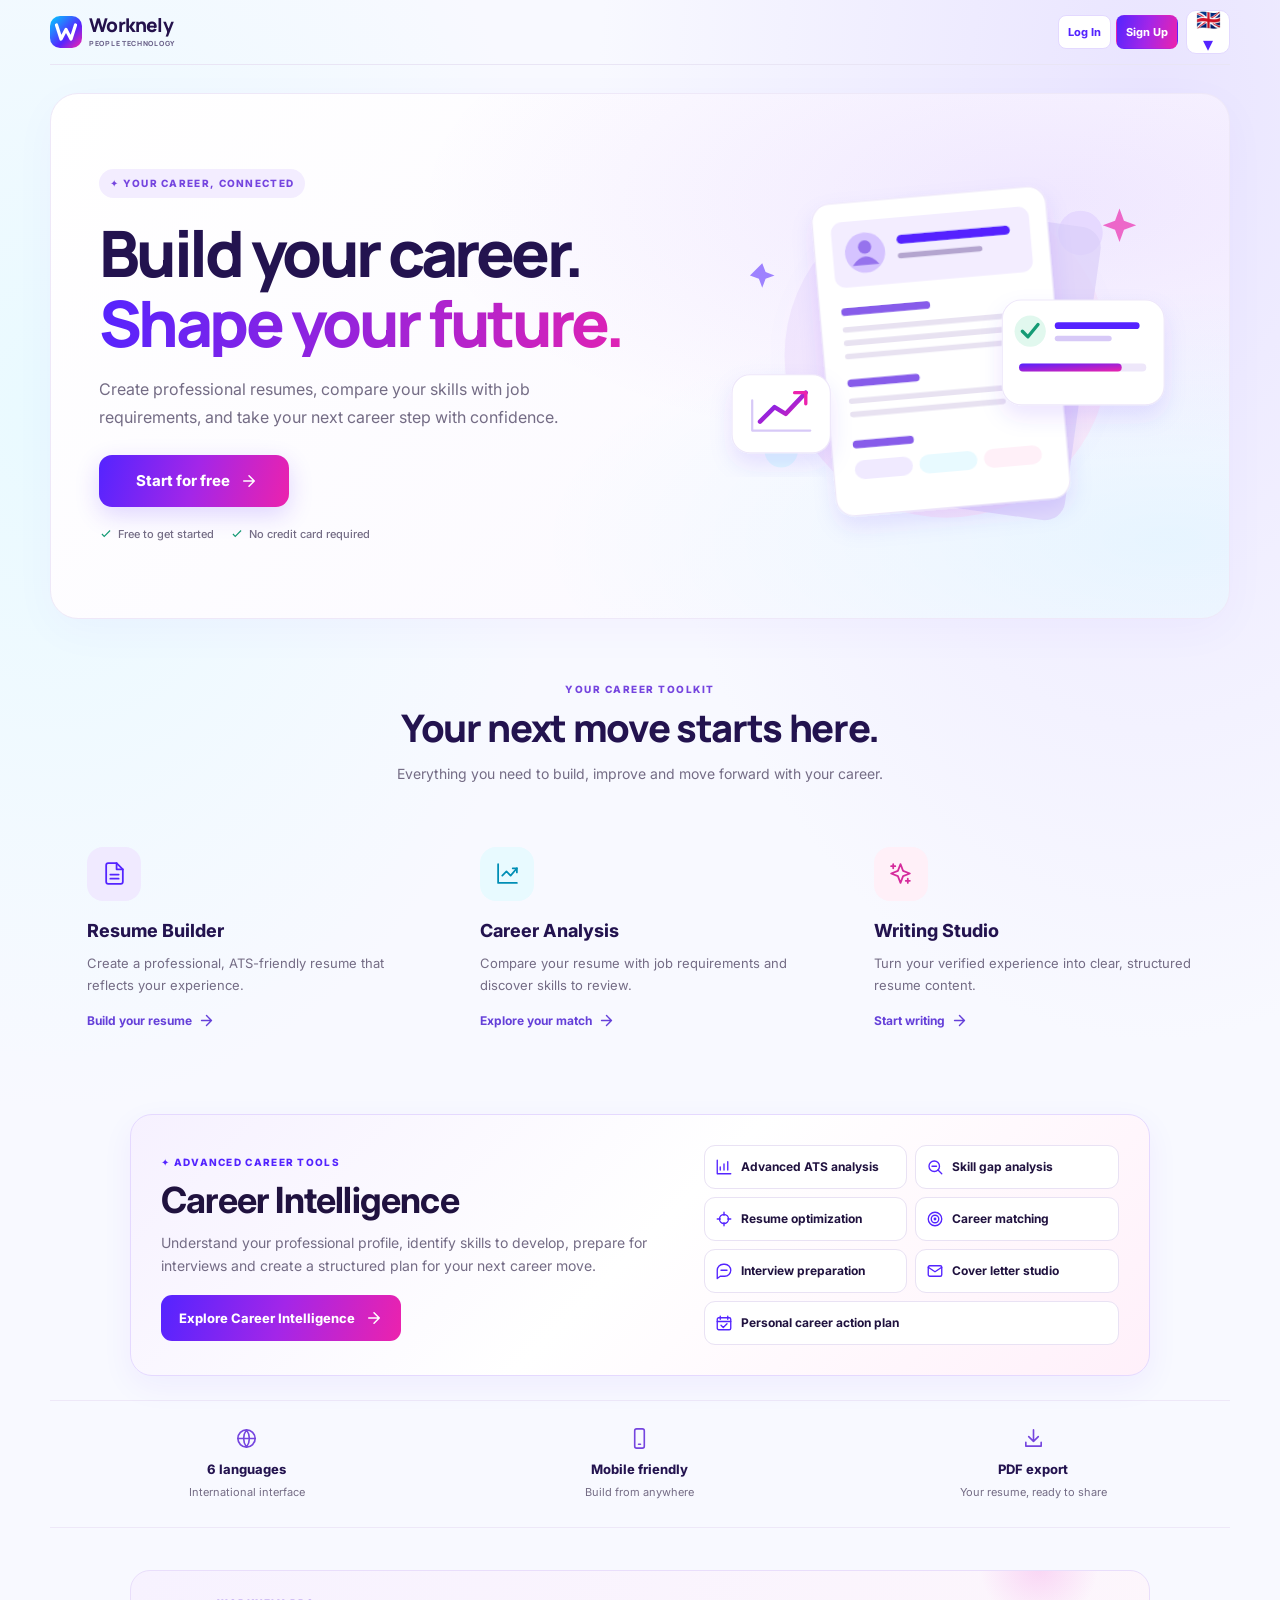
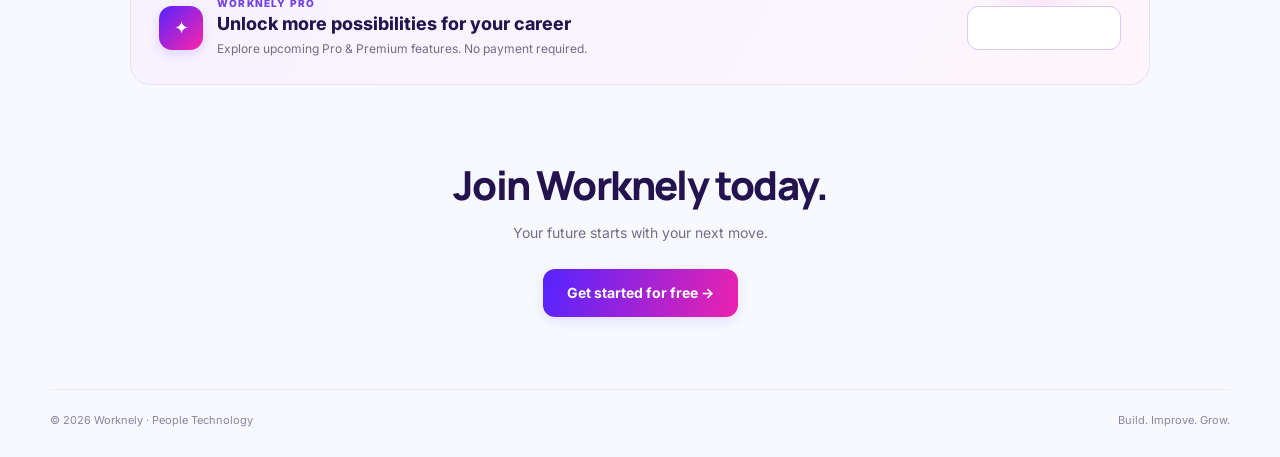
<file: index.html>
<!DOCTYPE html>
<html lang="en">
<head>
<meta charset="utf-8">
<meta name="viewport" content="width=device-width, initial-scale=1">
<meta name="theme-color" content="#5424FF">
<meta name="color-scheme" content="light">
<meta name="description" content="Worknely helps you build professional resumes, review CV structure, compare skills with job requirements, and explore career opportunities.">
<meta name="application-name" content="Worknely">
<meta name="apple-mobile-web-app-capable" content="yes">
<meta name="apple-mobile-web-app-title" content="Worknely">
<meta name="apple-mobile-web-app-status-bar-style" content="default">

<title>Worknely | Build Your Career. Shape Your Future.</title>

<link rel="canonical" href="https://adamdenise.github.io/resume-optimization-toolkit/">
<link rel="icon" type="image/svg+xml" href="worknely-favicon.svg">

<!-- WORKNELY V7.18.1.7 PREMIUM MOBILE NAVIGATION -->

<link rel="stylesheet" href="style.css?v=7.12.1">
<link rel="stylesheet" href="worknely-theme.css?v=7.12.1">
<link rel="stylesheet" href="worknely-electric.css?v=7.12.1">
<link rel="stylesheet" href="worknely-compact.css?v=7.12.1" media="screen">
<link rel="stylesheet" href="worknely-landing.css?v=7.18.1.5" media="screen">

<style>
:root {
  --wn-purple:#5424ff;
  --wn-pink:#ec22ad;
  --wn-cyan:#06b6d4;
  --wn-ink:#20123f;
  --wn-muted:#746c85;
  --wn-border:#e9e2f4;
  --wn-gradient:linear-gradient(105deg,#5424ff,#a326e8,#ec22ad);
}

.sr-only {
  position:absolute;
  width:1px;
  height:1px;
  padding:0;
  margin:-1px;
  overflow:hidden;
  clip:rect(0,0,0,0);
  white-space:nowrap;
  border:0;
}

button:focus-visible,
a:focus-visible,
select:focus-visible,
input:focus-visible,
textarea:focus-visible {
  outline:3px solid #6a3bff;
  outline-offset:3px;
}

[hidden],
.wn-tool-view[hidden] {
  display:none!important;
}

body .shell,
#top,
.wn-tool-view {
  min-width:0;
}

.wn-tool-view:focus {
  outline:none;
}

.builder-preview {
  white-space:pre-wrap;
  overflow-wrap:anywhere;
}

.message:empty,
.export-message:empty,
.builder-preview:empty {
  display:none;
}

/* COMPACT HEADER */

body .shell header.top {
  display:flex!important;
  flex-direction:row!important;
  flex-wrap:nowrap!important;
  align-items:center!important;
  justify-content:space-between!important;
  gap:8px!important;
  width:100%!important;
  min-width:0!important;
  padding:10px 0!important;
  margin:0!important;
}

body .shell header.top > .brand {
  order:0!important;
  display:flex!important;
  align-items:center!important;
  flex:1 1 auto!important;
  gap:7px!important;
  min-width:0!important;
  width:auto!important;
  margin:0!important;
  padding:0!important;
  text-decoration:none!important;
}

body .shell header.top .brandmark {
  flex:0 0 32px!important;
  width:32px!important;
  height:32px!important;
  min-width:32px!important;
  padding:0!important;
}

body .shell header.top .brandmark img {
  display:block;
  width:100%!important;
  height:100%!important;
  object-fit:contain;
}

body .shell header.top .worknely-brandname {
  display:block!important;
  min-width:0!important;
  font-size:19px!important;
  font-weight:850!important;
  line-height:1.15!important;
  letter-spacing:-.6px!important;
  white-space:nowrap!important;
}

body .shell header.top .worknely-brandname small {
  display:block!important;
  margin-top:3px!important;
  font-size:7px!important;
  line-height:1.2!important;
  letter-spacing:.7px!important;
}

/* AUTH NAVIGATION */

body .shell header.top > .wn-auth-nav {
  order:1!important;
  display:flex!important;
  flex-direction:row!important;
  flex-wrap:nowrap!important;
  align-items:center!important;
  justify-content:flex-end!important;
  flex:0 0 auto!important;
  width:auto!important;
  min-width:0!important;
  gap:5px!important;
  padding:0!important;
  margin:0!important;
}

body .shell header.top .wn-auth-nav .wn-auth-btn {
  position:relative!important;
  display:inline-flex!important;
  align-items:center!important;
  justify-content:center!important;
  flex:0 0 auto!important;
  box-sizing:border-box!important;
  width:auto!important;
  min-width:0!important;
  height:34px!important;
  min-height:34px!important;
  max-height:34px!important;
  padding:0 9px!important;
  margin:0!important;
  border-radius:8px!important;
  font-size:11px!important;
  font-weight:750!important;
  line-height:1!important;
  white-space:nowrap!important;
  box-shadow:none!important;
  transform:none!important;
  touch-action:manipulation;
}

body .shell header.top .wn-auth-nav .wn-login {
  background:#fff!important;
  color:#5424ff!important;
  border:1px solid #e3d9ff!important;
}

body .shell header.top .wn-auth-nav .wn-signup {
  background:var(--wn-gradient)!important;
  color:#fff!important;
  border:1px solid transparent!important;
}

body .shell header.top .wn-auth-nav .wn-account {
  background:#f2edff!important;
  color:#5424ff!important;
  border:1px solid #e3d9ff!important;
  padding:0 10px!important;
}

body .shell header.top .wn-auth-nav .wn-auth-btn::after {
  content:"";
  position:absolute;
  top:-5px;
  bottom:-5px;
  left:0;
  right:0;
}

body .shell header.top .wn-account-menu {
  position:relative!important;
  width:auto!important;
  min-width:0!important;
}

body .shell header.top .wn-menu-panel {
  top:calc(100% + 10px)!important;
  right:0!important;
  min-width:190px!important;
  max-width:calc(100vw - 30px)!important;
  padding:6px!important;
  border-radius:12px!important;
  z-index:1000!important;
}

body .shell header.top .wn-menu-panel a,
body .shell header.top .wn-menu-panel button {
  min-height:44px!important;
  padding:10px!important;
  font-size:12px!important;
}

/* LANGUAGE SELECTOR */

body .shell header.top > .header-tools {
  order:2!important;
  display:flex!important;
  align-items:center!important;
  justify-content:center!important;
  flex:0 0 44px!important;
  width:44px!important;
  min-width:44px!important;
  height:44px!important;
  padding:0!important;
  margin:0!important;
}

body .shell header.top .wn-language-picker {
  position:relative!important;
  display:flex!important;
  align-items:center!important;
  justify-content:center!important;
  flex:0 0 44px!important;
  width:44px!important;
  height:44px!important;
  padding:0!important;
  margin:0!important;
  cursor:pointer;
}

body .shell header.top .wn-language-visual {
  display:flex!important;
  align-items:center!important;
  justify-content:center!important;
  width:34px!important;
  height:34px!important;
  border:1px solid #e3d9ff!important;
  border-radius:8px!important;
  background:#fff!important;
  pointer-events:none;
}

body .shell header.top #wnLanguageFlag {
  display:block;
  font-family:"Apple Color Emoji","Segoe UI Emoji",sans-serif;
  font-size:20px!important;
  line-height:1!important;
}

body .shell header.top #language {
  position:absolute!important;
  inset:0!important;
  display:block!important;
  width:100%!important;
  min-width:0!important;
  max-width:100%!important;
  height:44px!important;
  min-height:44px!important;
  max-height:44px!important;
  margin:0!important;
  padding:0!important;
  border:0!important;
  opacity:0!important;
  cursor:pointer!important;
  font-size:16px!important;
  z-index:2!important;
}

body .shell header.top
.wn-language-picker:focus-within
.wn-language-visual {
  outline:2px solid #5424ff;
  outline-offset:2px;
}

body .shell header.top [hidden],
body .shell header.top .wn-auth-nav .wn-auth-btn[hidden],
body .shell header.top .wn-auth-nav .wn-account-menu[hidden],
body .shell header.top .wn-auth-nav .wn-menu-panel[hidden] {
  display:none!important;
}

/* LANDING EXPERIENCE */

#wnLanding {
  padding:4px 0 16px;
}

#wnLanding .wn-hero-content {
  width:100%;
}

#wnLanding .wn-hero-content .eyebrow {
  margin:0;
}

body .shell #wnLanding .hero .wn-landing-actions {
  display:flex;
  align-items:center;
  justify-content:flex-start;
  width:100%;
  margin:24px 0 0;
}

body .shell #wnLanding .wn-landing-actions .primary {
  display:inline-flex;
  align-items:center;
  justify-content:center;
  gap:10px;
  min-height:52px;
  min-width:190px;
  max-width:100%;
  padding:14px 25px;
  border:0;
  border-radius:13px;
  background:var(--wn-gradient);
  color:#fff;
  font-size:15px;
  font-weight:750;
  line-height:1.4;
  text-decoration:none;
  box-shadow:0 8px 24px rgba(84,36,255,.18);
  transition:transform .25s ease,box-shadow .25s ease;
}

#wnLanding .wn-landing-actions .primary:hover {
  transform:translateY(-2px);
}

#wnLanding .wn-landing-actions svg {
  flex-shrink:0;
  width:18px;
  height:18px;
}

#wnLanding .wn-benefit {
  display:flex;
  flex-direction:column;
  align-items:center;
  gap:3px;
  min-width:0;
}

#wnLanding .wn-benefit span,
#wnLanding .wn-tool-card p {
  overflow-wrap:anywhere;
}

#wnPremiumSlot {
  width:100%;
  max-width:1020px;
  margin:0 auto;
}

body .shell:not(.wn-home-active) .wn-pro-banner {
  display:none!important;
}

/* CAREER INTELLIGENCE LANDING */

#wnCareerLanding {
  box-sizing:border-box;
  position:relative;
  display:grid;
  grid-template-columns:minmax(0,1.25fr) minmax(0,1fr);
  gap:24px;
  align-items:center;
  width:100%;
  max-width:1020px;
  margin:24px auto;
  padding:30px;
  border:1px solid #e5d9ff;
  border-radius:22px;
  background:linear-gradient(135deg,#f6f1ff,#fff,#fff0fa);
  box-shadow:0 10px 32px rgba(84,36,255,.06);
}

#wnCareerLanding h2 {
  margin:10px 0;
  color:var(--wn-ink);
  font-size:clamp(24px,4vw,36px);
  line-height:1.15;
  letter-spacing:-.8px;
}

#wnCareerLanding p {
  color:var(--wn-muted);
  font-size:14px;
  line-height:1.65;
  margin:0 0 18px;
}

.wn-career-kicker {
  display:inline-block;
  color:var(--wn-purple);
  font-size:10px;
  font-weight:800;
  letter-spacing:1.3px;
}

#wnCareerLanding .wn-career-launch {
  display:inline-flex;
  align-items:center;
  justify-content:center;
  gap:10px;
  box-sizing:border-box;
  min-height:46px;
  max-width:100%;
  padding:12px 18px;
  border-radius:11px;
  background:var(--wn-gradient);
  color:#fff;
  font-size:13px;
  font-weight:750;
  text-decoration:none;
  line-height:1.4;
  text-align:center;
}

.wn-career-feature-grid {
  display:grid;
  grid-template-columns:repeat(2,minmax(0,1fr));
  gap:8px;
}

.wn-career-feature {
  display:flex;
  align-items:center;
  gap:8px;
  min-width:0;
  padding:12px 10px;
  border:1px solid #e9e2f4;
  border-radius:11px;
  background:#fff;
  color:var(--wn-ink);
  font-size:12px;
  font-weight:700;
  line-height:1.4;
  overflow-wrap:anywhere;
}

.wn-career-feature svg {
  flex:0 0 18px;
  width:18px;
  height:18px;
  color:var(--wn-purple);
}

.wn-career-feature:last-child {
  grid-column:1/-1;
}

#career-intelligence,
#wnCareerIntelligence {
  width:100%;
  min-width:0;
  max-width:100%;
  box-sizing:border-box;
  overflow-wrap:anywhere;
}

#career-intelligence {
  scroll-margin-top:12px;
}

#wnCareerIntelligence input,
#wnCareerIntelligence select,
#wnCareerIntelligence textarea {
  max-width:100%;
  box-sizing:border-box;
}

#wnCareerIntelligence button {
  touch-action:manipulation;
}

#wnCareerIntegrationStatus {
  padding:12px;
  margin:10px 0;
  border:1px solid #e1d7ff;
  border-radius:10px;
  background:#f3efff;
  color:#5424ff;
  font-size:13px;
  line-height:1.5;
}

#wnCareerIntegrationStatus[data-error="true"] {
  background:#fff1f2;
  border-color:#fecdd3;
  color:#b42332;
}

/* WORKSPACE NAVIGATION */

.wn-tool-navigation {
  display:flex;
  flex-wrap:wrap;
  gap:7px;
  margin:18px 0 16px;
}

.wn-tool-navigation a {
  display:inline-flex;
  align-items:center;
  justify-content:center;
  min-height:40px;
  padding:8px 12px;
  border:1px solid #e5dbfa;
  border-radius:9px;
  background:#fff;
  color:#5424ff;
  font-weight:750;
  font-size:13px;
  line-height:1.3;
  text-align:center;
  text-decoration:none;
}

.wn-tool-navigation a[aria-current="page"] {
  background:var(--wn-gradient);
  border-color:transparent;
  color:#fff;
}

.wn-home-link svg {
  width:16px;
  height:16px;
}

/* RESUME BUILDER */

.wn-builder-actions {
  display:grid;
  gap:8px;
  margin-top:12px;
}

.wn-builder-primary {
  display:flex;
}

body .shell .wn-builder-primary .primary {
  width:100%;
  min-height:42px;
  padding:10px 14px;
  border-radius:10px;
  font-size:13px;
}

.wn-builder-secondary {
  display:grid;
  grid-template-columns:repeat(2,minmax(0,1fr));
  gap:8px;
}

body .shell .wn-builder-secondary button {
  width:100%;
  min-width:0;
  min-height:40px;
  padding:8px 10px;
  border-radius:9px;
  font-size:12px;
  line-height:1.3;
  white-space:normal;
}

/* PROFESSIONAL DESIGN STUDIO */

#wnDesignStudio {
  display:block;
  width:100%;
  min-width:0;
  margin:20px 0;
}

#wnDesignStudio > div {
  min-width:0;
  max-width:100%;
  box-sizing:border-box;
}

#wnDesignStudio > div:empty {
  display:none;
}

#wnTemplateGallery,
#wnColorCustomization,
#wnLivePreview,
#wnProfessionalPDFExport {
  scroll-margin-top:20px;
}

#wnDesignStudio button {
  touch-action:manipulation;
}

#wnDesignStudio input,
#wnDesignStudio select {
  max-width:100%;
}

#wnDesignStudio .wn-tpl-resume {
  box-sizing:border-box;
  overflow-wrap:anywhere;
}

/* STATUS MESSAGES */

#builderMessage,
#saveAccountStatus,
#exportMessage,
#studioStatus {
  display:none;
  margin:10px 0;
  padding:10px 12px;
  border-radius:10px;
  border:1px solid transparent;
  font-size:12px;
  font-weight:600;
  line-height:1.5;
  overflow-wrap:anywhere;
  box-shadow:0 4px 12px rgba(40,20,90,.035);
}

#builderMessage:not(:empty),
#saveAccountStatus:not(:empty),
#exportMessage:not(:empty),
#studioStatus:not(:empty) {
  display:block;
}

.worknely-status-success {
  color:#08784c!important;
  background:#ecfdf4!important;
  border-color:#b7efd1!important;
}

.worknely-status-error {
  color:#b42332!important;
  background:#fff1f2!important;
  border-color:#fecdd3!important;
}

.worknely-status-info {
  color:#5424ff!important;
  background:#f3efff!important;
  border-color:#e1d7ff!important;
}

/* CAREER ANALYSIS */

#results .score-layout {
  grid-template-columns:minmax(0,1fr);
  margin-bottom:10px;
}

#results .stats {
  grid-template-columns:repeat(3,minmax(0,1fr));
  margin-bottom:12px;
}

#results .stat {
  flex-direction:column;
  align-items:flex-start;
  min-width:0;
  gap:5px;
}

#results .stat strong {
  overflow-wrap:anywhere;
}

#results .ats-card {
  margin-top:12px;
}

#resumeFile {
  font-size:13px;
  max-width:100%;
}

#resumeFile::file-selector-button {
  min-height:40px;
  padding:8px 12px;
  margin-right:8px;
  border:1px solid #e4d8ff;
  border-radius:9px;
  background:#f3efff;
  color:#5424ff;
  font-family:inherit;
  font-size:12px;
  font-weight:700;
  cursor:pointer;
}

/* MOBILE OPTIMIZATION */

@media(max-width:700px) {
  body .shell #wnLanding .wn-landing-actions {
    justify-content:center;
    margin-top:18px;
  }

  body .shell #wnLanding .wn-landing-actions .primary {
    width:100%;
    max-width:320px;
    min-width:0;
    min-height:48px;
    font-size:14px;
    padding:13px 18px;
  }

  #wnCareerLanding {
    grid-template-columns:minmax(0,1fr);
    gap:16px;
    margin:18px auto;
    padding:20px 16px;
    border-radius:16px;
  }

  #wnCareerLanding .wn-career-launch {
    width:100%;
    min-height:44px;
  }

  #wnCareerIntelligence input,
  #wnCareerIntelligence select,
  #wnCareerIntelligence textarea {
    font-size:16px;
  }

  .wn-tool-navigation {
    flex-wrap:nowrap;
    overflow-x:auto;
    gap:6px;
    margin:12px 0 14px;
    padding:2px 0 7px;
    -webkit-overflow-scrolling:touch;
    scrollbar-width:none;
  }

  .wn-tool-navigation::-webkit-scrollbar {
    display:none;
  }

  .wn-tool-navigation a {
    flex:0 0 auto;
    min-height:44px;
    padding:8px 10px;
    font-size:12px;
    border-radius:9px;
  }

  .wn-builder-actions {
    gap:7px;
    margin-top:10px;
  }

  body .shell .wn-builder-primary .primary {
    min-height:44px;
    font-size:13px;
  }

  .wn-builder-secondary {
    gap:7px;
  }

  body .shell .wn-builder-secondary button {
    min-height:44px;
    padding:8px 6px;
    font-size:12px;
  }

  #builderMessage,
  #saveAccountStatus,
  #exportMessage,
  #studioStatus {
    margin:8px 0;
    padding:9px 10px;
    border-radius:9px;
    font-size:12px;
  }

  #results .stats {
    gap:7px;
  }

  #results .stat {
    padding:10px 8px;
  }

  #results .stat span {
    font-size:11px;
    line-height:1.35;
  }

  #results .stat strong {
    font-size:17px;
  }

  #resumeFile::file-selector-button {
    min-height:44px;
  }

  #wnDesignStudio {
    margin:14px 0;
  }

  #wnDesignStudio input,
  #wnDesignStudio select {
    font-size:16px;
  }
}

@media(max-width:480px) {
  html:not([lang="en"]) body .shell header.top {
    flex-wrap:wrap!important;
    row-gap:5px!important;
  }

  html:not([lang="en"]) body .shell header.top > .brand {
    order:0!important;
    flex:1 1 calc(100% - 55px)!important;
  }

  html:not([lang="en"]) body .shell header.top > .header-tools {
    order:1!important;
  }

  html:not([lang="en"]) body .shell header.top > .wn-auth-nav {
    order:2!important;
    flex:1 1 100%!important;
    justify-content:flex-end!important;
  }
}

@media(max-width:390px) {
  body .shell header.top {
    gap:5px!important;
  }

  body .shell header.top > .brand {
    gap:5px!important;
  }

  body .shell header.top .brandmark {
    width:28px!important;
    height:28px!important;
    min-width:28px!important;
    flex-basis:28px!important;
  }

  body .shell header.top .worknely-brandname {
    font-size:17px!important;
  }

  body .shell header.top .worknely-brandname small {
    font-size:6px!important;
    letter-spacing:.4px!important;
  }

  body .shell header.top .wn-auth-nav .wn-auth-btn {
    font-size:10px!important;
    padding:0 7px!important;
  }
}

@media(max-width:340px) {
  body .shell header.top {
    flex-wrap:wrap!important;
    row-gap:4px!important;
  }

  body .shell header.top > .brand {
    flex:1 1 calc(100% - 55px)!important;
    order:0!important;
  }

  body .shell header.top > .header-tools {
    order:1!important;
  }

  body .shell header.top > .wn-auth-nav {
    order:2!important;
    flex:1 1 100%!important;
    justify-content:flex-end!important;
  }

  .wn-builder-secondary,
  #results .stats,
  .wn-career-feature-grid {
    grid-template-columns:1fr;
  }
}

@media(prefers-reduced-motion:reduce) {
  html {
    scroll-behavior:auto;
  }

  #wnLanding *,
  #wnDesignStudio *,
  #wnCareerIntelligence * {
    animation:none!important;
    transition:none!important;
  }
}

@media print {
  #wnDesignStudio {
    display:none!important;
  }
}


/* WORKNELY V7.18.1.3 RESPONSIVE LAYOUT STABILITY */

@media screen {
  body .shell,
  #top,
  #wnLanding,
  .wn-tool-view,
  #worknelyAccount,
  #wnCareerDashboard,
  #wnCareerIntelligence {
    box-sizing:border-box;
    min-width:0;
    max-width:100%;
  }

  #top > *,
  .section-head > *,
  .results-head > *,
  .builder-grid > *,
  .input-grid > *,
  .report-grid > *,
  .score-layout > *,
  .wn-tool-navigation > *,
  #wnCareerDashboard > *,
  #wnCareerIntelligence > * {
    min-width:0;
    box-sizing:border-box;
  }

  .workspace,
  .report-card,
  .score-card,
  .import-panel,
  .field,
  .builder-grid,
  .input-grid,
  .report-grid,
  .actions,
  .export-actions,
  .field-foot {
    min-width:0;
    max-width:100%;
    box-sizing:border-box;
  }

  .section-head,
  .results-head,
  .actions,
  .export-actions,
  .field-foot {
    flex-wrap:wrap;
  }

  .workspace h2,
  .workspace h3,
  .workspace p,
  .workspace li,
  .workspace label,
  .report-card,
  #wnCareerDashboard,
  #wnCareerIntelligence {
    overflow-wrap:anywhere;
  }

  .workspace input:not([type="checkbox"]):not([type="radio"]):not([type="color"]):not([type="range"]),
  .workspace select,
  .workspace textarea {
    box-sizing:border-box;
    min-width:0;
    max-width:100%;
  }

  .workspace button,
  #wnCareerDashboard button,
  #wnCareerDashboard a {
    box-sizing:border-box;
    min-width:0;
    max-width:100%;
    white-space:normal;
    overflow-wrap:anywhere;
  }

  #wnCareerDashboard .wnd-card {
    box-sizing:border-box;
    min-width:0;
    max-width:100%;
    overflow-wrap:anywhere;
  }

  #wnCareerIntelligence pre,
  .builder-preview {
    max-width:100%;
    box-sizing:border-box;
    white-space:pre-wrap;
    overflow-wrap:anywhere;
  }

  #wnLanding .wn-hero-visual,
  #wnLanding .wn-hero-visual svg {
    min-width:0;
    max-width:100%;
  }

  #wnCareerLanding .wn-career-launch svg {
    flex-shrink:0;
  }

  .wn-tool-navigation {
    box-sizing:border-box;
    min-width:0;
    max-width:100%;
  }

  .wn-tool-navigation a {
    box-sizing:border-box;
    max-width:100%;
    white-space:normal;
    overflow-wrap:anywhere;
  }

  footer {
    box-sizing:border-box;
    min-width:0;
    max-width:100%;
    flex-wrap:wrap;
    overflow-wrap:anywhere;
  }
}

@media screen and (max-width:700px) {
  body .shell {
    width:100%;
  }

  .wn-tool-navigation {
    display:grid;
    grid-template-columns:repeat(2,minmax(0,1fr));
    overflow:visible;
    gap:7px;
  }

  .wn-tool-navigation a {
    width:100%;
    min-width:0;
    min-height:44px;
    padding:9px 7px;
    text-align:center;
  }

  .builder-grid,
  .input-grid,
  .report-grid {
    grid-template-columns:minmax(0,1fr);
  }

  .workspace .section-head,
  .results-head {
    flex-direction:column;
    align-items:stretch;
  }

  .workspace input:not([type="checkbox"]):not([type="radio"]):not([type="color"]):not([type="range"]),
  .workspace textarea,
  .workspace select {
    font-size:16px;
  }

  .workspace .actions > button,
  .export-actions > button {
    flex:1 1 140px;
    min-height:44px;
  }

  #wnCareerDashboard .wnd-card {
    padding:12px;
  }

  #wnCareerDashboard .wnd-value {
    font-size:clamp(24px,7vw,36px);
  }

  #wnCareerIntelligence {
    min-width:0;
    max-width:100%;
  }

  #wnCareerIntelligence details,
  #wnCareerIntelligence summary {
    min-width:0;
    max-width:100%;
    overflow-wrap:anywhere;
  }
}

@media screen and (max-width:360px) {
  body .shell header.top {
    flex-wrap:wrap!important;
  }

  body .shell header.top > .brand {
    order:0!important;
    flex:1 1 calc(100% - 55px)!important;
  }

  body .shell header.top > .header-tools {
    order:1!important;
  }

  body .shell header.top > .wn-auth-nav {
    order:2!important;
    flex:1 1 100%!important;
    flex-wrap:wrap!important;
  }

  .wn-builder-secondary,
  #results .stats,
  .wn-career-feature-grid {
    grid-template-columns:minmax(0,1fr);
  }

  #wnCareerDashboard .wnd-card {
    padding:9px;
  }

  #wnCareerDashboard .wnd-value {
    font-size:24px;
  }
}

/* END RESPONSIVE LAYOUT STABILITY */




/* WORKNELY V7.18.1.4 HERO BUTTON ALIGNMENT FIX */

@media screen and (max-width:700px) {

  body .shell #wnLanding .hero .wn-landing-actions {
    display:flex!important;
    flex-direction:row!important;
    justify-content:center!important;
    align-items:center!important;
    box-sizing:border-box!important;
    width:100%!important;
    max-width:100%!important;
    padding-left:0!important;
    padding-right:0!important;
    margin-left:auto!important;
    margin-right:auto!important;
  }

  body .shell #wnLanding .hero .wn-landing-actions .primary {
    display:inline-flex!important;
    justify-content:center!important;
    align-items:center!important;
    box-sizing:border-box!important;
    width:100%!important;
    max-width:320px!important;
    min-width:0!important;
    margin-left:auto!important;
    margin-right:auto!important;
    align-self:center!important;
    float:none!important;
  }

}

/* END HERO BUTTON ALIGNMENT FIX */



/* WORKNELY V7.18.1.7 PREMIUM MOBILE NAVIGATION */
#wnMobileNavToggle {
  display:none!important;
}
@media screen and (max-width:700px) {
  body .shell:not(.wn-home-active) #top {
    box-sizing:border-box;
    padding-inline:12px!important;
  }
  body .shell #wnWorkspaceNavigation:not([hidden]) {
    display:flex!important;
    flex-direction:column!important;
    flex-wrap:nowrap!important;
    width:100%!important;
    min-width:0!important;
    max-width:100%!important;
    box-sizing:border-box!important;
    overflow:visible!important;
    gap:6px!important;
    margin:12px 0 16px!important;
    padding:0!important;
  }
  body .shell #wnWorkspaceNavigation #wnMobileNavToggle {
    display:flex!important;
    align-items:center!important;
    justify-content:space-between!important;
    gap:12px!important;
    width:100%!important;
    min-height:48px!important;
    box-sizing:border-box!important;
    padding:12px 16px!important;
    margin:0!important;
    border:1px solid #e3d9ff!important;
    border-radius:13px!important;
    background:#fff!important;
    color:#5424ff!important;
    font-family:inherit!important;
    font-size:14px!important;
    font-weight:750!important;
    text-align:left!important;
    box-shadow:0 4px 16px rgba(84,36,255,.06)!important;
    transform:none!important;
  }
  #wnMobileNavToggle svg,
  #wnWorkspaceNavigation .wn-mobile-nav-icon {
    width:19px;
    height:19px;
    flex:0 0 19px;
  }
  #wnMobileNavLabel {
    flex:1;
    min-width:0;
    overflow-wrap:anywhere;
  }
  #wnMobileNavToggle[aria-expanded="true"] .wn-nav-chevron {
    transform:rotate(180deg);
  }
  body .shell #wnWorkspaceNavigation:not(.wn-nav-open) > a {
    display:none!important;
  }
  body .shell #wnWorkspaceNavigation.wn-nav-open > a {
    display:flex!important;
    align-items:center!important;
    justify-content:flex-start!important;
    gap:12px!important;
    width:100%!important;
    min-height:44px!important;
    padding:11px 15px!important;
    margin:0!important;
    border-radius:10px!important;
    text-align:left!important;
    box-sizing:border-box!important;
    font-size:13px!important;
  }
  #wnWorkspaceNavigation .wn-mobile-home-label {
    display:inline!important;
  }
}
@media screen and (min-width:701px) {
  #wnWorkspaceNavigation .wn-mobile-nav-icon,
  #wnWorkspaceNavigation .wn-mobile-home-label {
    display:none!important;
  }
}
@media print {
  #wnWorkspaceNavigation {
    display:none!important;
  }
}
/* END PREMIUM MOBILE NAVIGATION */


/* WORKNELY V7.18.3.4.2 LANGUAGE SELECTOR REPAIR */
body .shell header.top {
  position:relative!important;
  z-index:1100!important;
  overflow:visible!important;
}
body .shell header.top > .header-tools {
  position:relative!important;
  z-index:1200!important;
  overflow:visible!important;
}
body .shell header.top .wn-language-picker {
  overflow:visible!important;
}
body .shell header.top .wn-language-picker.wn-language-enhanced #language {
  display:none!important;
}
body .shell header.top .wn-language-picker.wn-language-enhanced > .wn-language-visual {
  display:none!important;
}
#wnLanguageToggle {
  display:flex!important;
  align-items:center!important;
  justify-content:center!important;
  gap:3px!important;
  width:44px!important;
  min-width:44px!important;
  height:44px!important;
  padding:4px!important;
  margin:0!important;
  border:1px solid #e3d9ff!important;
  border-radius:10px!important;
  background:#fff!important;
  color:#5424ff!important;
  font-size:20px!important;
  cursor:pointer!important;
  touch-action:manipulation;
  transform:none!important;
}
#wnLanguageMenu {
  position:absolute!important;
  top:calc(100% + 8px)!important;
  right:0!important;
  width:190px!important;
  max-width:calc(100vw - 24px)!important;
  box-sizing:border-box!important;
  padding:6px!important;
  border:1px solid #e3d9ff!important;
  border-radius:14px!important;
  background:#fff!important;
  box-shadow:0 12px 35px rgba(40,20,90,.16)!important;
  z-index:1300!important;
}
#wnLanguageMenu[hidden] {
  display:none!important;
}
#wnLanguageMenu button {
  display:flex!important;
  align-items:center!important;
  gap:10px!important;
  width:100%!important;
  min-height:44px!important;
  padding:10px!important;
  margin:0!important;
  box-sizing:border-box!important;
  border:0!important;
  border-radius:8px!important;
  background:#fff!important;
  color:#20123f!important;
  font-size:14px!important;
  font-weight:650!important;
  text-align:left!important;
  cursor:pointer!important;
  touch-action:manipulation;
  transform:none!important;
}
#wnLanguageMenu button[aria-pressed="true"] {
  background:#f0eaff!important;
  color:#5424ff!important;
}
/* END LANGUAGE SELECTOR REPAIR */


/* JOB TRACKER RESPONSIVE INTEGRATION */
#job-tracker,#wnJobTrackerMount,#wnJobPipelineMount,#wnJobCalendarMount,#wnJobAnalyticsMount{width:100%;max-width:100%;min-width:0;box-sizing:border-box;overflow-wrap:anywhere;}
#job-tracker input,#job-tracker select,#job-tracker textarea,#job-tracker button{max-width:100%;min-width:0;box-sizing:border-box;}
#wnJobTrackerMount,#wnJobPipelineMount,#wnJobCalendarMount,#wnJobAnalyticsMount{margin:16px 0;}
@media(max-width:700px){#job-tracker input,#job-tracker select,#job-tracker textarea{font-size:16px;}}
@media print{#job-tracker{display:none!important;}}
/* PROFESSIONAL DASHBOARD INTEGRATION */
#professional-dashboard,#wnProfessionalDashboardMount,#wnCareerPerformanceMount,#wnCareerActionsMount,#wnCareerInsightsMount {
  width:100%;min-width:0;max-width:100%;box-sizing:border-box;overflow-wrap:anywhere;
}
#wnProfessionalDashboardMount,#wnCareerPerformanceMount,#wnCareerActionsMount,#wnCareerInsightsMount {margin:16px 0;}
@media print {#professional-dashboard{display:none!important;}}
</style>
</head>

<body>

<div class="shell wn-home-active">

<header class="top">

  <a class="brand" href="#top" aria-label="Worknely home">

    <span class="brandmark">
      <img src="worknely-mark.svg" alt="" width="32" height="32">
    </span>

    <span class="worknely-brandname">
      Worknely
      <small>PEOPLE TECHNOLOGY</small>
    </span>

  </a>

  <div class="header-tools">
    <div class="wn-language-picker">

      <label for="language" class="sr-only" data-wn-i18n="common.language">
        Interface language
      </label>

      <span class="wn-language-visual" aria-hidden="true">
        <span id="wnLanguageFlag">🇬🇧</span>
      </span>

      <select id="language" aria-label="Interface language">
        <option value="en">🇬🇧 English</option>
        <option value="ro">🇷🇴 Română</option>
        <option value="it">🇮🇹 Italiano</option>
        <option value="de">🇩🇪 Deutsch</option>
        <option value="fr">🇫🇷 Français</option>
        <option value="es">🇪🇸 Español</option>
      </select>

    </div>
  </div>

</header>

<main id="top">

<!-- PREMIUM LANDING EXPERIENCE -->

<div id="wnLanding">

<section class="hero" aria-labelledby="worknelyHeroTitle">

  <div class="wn-hero-content">

    <span class="eyebrow">✦ YOUR CAREER, CONNECTED</span>

    <h1 id="worknelyHeroTitle">
      Build your career.
      <em>Shape your future.</em>
    </h1>

    <p id="wnHeroDescription">
      Create professional resumes, compare your skills with job requirements, and take your next career step with confidence.
    </p>

    <nav class="wn-landing-actions" aria-label="Career tools">

      <a class="primary" href="#builder">

        <span id="wnStartFree">Start for free</span>

        <svg viewBox="0 0 24 24" fill="none" stroke="currentColor" stroke-width="2" stroke-linecap="round" stroke-linejoin="round" aria-hidden="true">
          <path d="M5 12h14m-7-7 7 7-7 7"/>
        </svg>

      </a>

    </nav>

    <div class="wn-hero-note">

      <span>
        <svg viewBox="0 0 24 24" fill="none" stroke="currentColor" stroke-width="2" aria-hidden="true">
          <path d="m5 12 4 4L19 6"/>
        </svg>
        <span id="wnFreeNote">Free to get started</span>
      </span>

      <span>
        <svg viewBox="0 0 24 24" fill="none" stroke="currentColor" stroke-width="2" aria-hidden="true">
          <path d="m5 12 4 4L19 6"/>
        </svg>
        <span id="wnCardNote">No credit card required</span>
      </span>

    </div>

  </div>

  <div class="wn-hero-visual" aria-hidden="true">

    <svg viewBox="0 0 420 340" xmlns="http://www.w3.org/2000/svg" focusable="false">

      <defs>

        <linearGradient id="wnVisualGradient" x1="0%" y1="0%" x2="100%" y2="100%">
          <stop offset="0%" stop-color="#5424ff"/>
          <stop offset="100%" stop-color="#ec22ad"/>
        </linearGradient>

        <linearGradient id="wnVisualBackground" x1="0%" y1="0%" x2="100%" y2="100%">
          <stop offset="0%" stop-color="#e9dfff"/>
          <stop offset="100%" stop-color="#fce3f5"/>
        </linearGradient>

        <filter id="wnVisualShadow" x="-30%" y="-30%" width="160%" height="160%">
          <feDropShadow dx="0" dy="10" stdDeviation="10" flood-color="#5424ff" flood-opacity=".10"/>
        </filter>

      </defs>

      <circle cx="210" cy="170" r="145" fill="url(#wnVisualBackground)" opacity=".7"/>
      <circle cx="330" cy="60" r="20" fill="#e6d9ff"/>
      <circle cx="62" cy="255" r="15" fill="#dff8ff"/>

      <rect x="133" y="42" width="200" height="265" rx="18" fill="#dcd0fa" opacity=".7" transform="rotate(8 233 175)"/>

      <g transform="rotate(-5 205 165)" filter="url(#wnVisualShadow)">

        <rect x="100" y="26" width="210" height="280" rx="16" fill="#ffffff" stroke="#eee7fa"/>
        <rect x="116" y="43" width="178" height="59" rx="10" fill="#f3edff"/>
        <circle cx="145" cy="72" r="18" fill="#d5c3ff"/>
        <circle cx="145" cy="67" r="6" fill="#9673ed"/>
        <path d="M133 83Q145 68 157 83" fill="#9673ed"/>

        <rect x="174" y="59" width="102" height="8" rx="4" fill="#5424ff"/>
        <rect x="174" y="75" width="76" height="5" rx="2.5" fill="#b4a5cf"/>
        <rect x="119" y="120" width="80" height="7" rx="3.5" fill="#875bea"/>
        <rect x="119" y="137" width="170" height="5" rx="2.5" fill="#e8e2f1"/>
        <rect x="119" y="149" width="150" height="5" rx="2.5" fill="#e8e2f1"/>
        <rect x="119" y="161" width="160" height="5" rx="2.5" fill="#e8e2f1"/>
        <rect x="119" y="184" width="65" height="7" rx="3.5" fill="#875bea"/>
        <rect x="119" y="201" width="165" height="5" rx="2.5" fill="#e8e2f1"/>
        <rect x="119" y="213" width="140" height="5" rx="2.5" fill="#e8e2f1"/>
        <rect x="119" y="239" width="55" height="7" rx="3.5" fill="#875bea"/>
        <rect x="119" y="257" width="52" height="17" rx="8.5" fill="#f0eaff"/>
        <rect x="177" y="257" width="52" height="17" rx="8.5" fill="#e8faff"/>
        <rect x="235" y="257" width="52" height="17" rx="8.5" fill="#fff0f8"/>

      </g>

      <g filter="url(#wnVisualShadow)">

        <rect x="260" y="120" width="145" height="94" rx="17" fill="#ffffff" stroke="#eee7fa"/>
        <circle cx="285" cy="148" r="14" fill="#e1f8ee"/>
        <path d="m278 148 5 5 9-11" fill="none" stroke="#159b75" stroke-width="3" stroke-linecap="round" stroke-linejoin="round"/>
        <rect x="307" y="140" width="76" height="6" rx="3" fill="#5424ff"/>
        <rect x="307" y="152" width="51" height="5" rx="2.5" fill="#d7c9f7"/>
        <rect x="275" y="177" width="114" height="7" rx="3.5" fill="#eee7fa"/>
        <rect x="275" y="177" width="92" height="7" rx="3.5" fill="url(#wnVisualGradient)"/>

      </g>

      <g filter="url(#wnVisualShadow)">

        <rect x="18" y="187" width="88" height="70" rx="16" fill="#ffffff" stroke="#eee7fa"/>
        <path d="M36 237v-27m0 27h52" fill="none" stroke="#d7c9f7" stroke-width="2" stroke-linecap="round"/>
        <path d="m43 229 13-13 10 6 18-19" fill="none" stroke="url(#wnVisualGradient)" stroke-width="4" stroke-linecap="round" stroke-linejoin="round"/>
        <path d="M74 203h10v10" fill="none" stroke="#ec22ad" stroke-width="3" stroke-linecap="round" stroke-linejoin="round"/>

      </g>

      <path d="M365 38l4 11 11 4-11 4-4 11-4-11-11-4 11-4Z" fill="#ec22ad" opacity=".65"/>
      <path d="M45 87l3 8 8 3-8 3-3 8-3-8-8-3Z" fill="#5424ff" opacity=".55"/>

    </svg>

  </div>

</section>

<!-- CAREER TOOLKIT -->

<section class="wn-tools-section" aria-labelledby="wnToolsTitle">

  <div class="wn-landing-heading">

    <span class="wn-landing-kicker" id="wnToolsKicker">
      YOUR CAREER TOOLKIT
    </span>

    <h2 id="wnToolsTitle">Your next move starts here.</h2>

    <p id="wnToolsDescription">
      Everything you need to build, improve and move forward with your career.
    </p>

  </div>

  <div class="wn-tool-cards">

    <a class="wn-tool-card" href="#builder">

      <span class="wn-tool-icon wn-icon-purple">
        <svg viewBox="0 0 24 24" fill="none" stroke="currentColor" stroke-width="1.7" stroke-linecap="round" stroke-linejoin="round" aria-hidden="true">
          <path d="M14 2H6a2 2 0 0 0-2 2v16a2 2 0 0 0 2 2h12a2 2 0 0 0 2-2V8Z"/>
          <path d="M14 2v6h6"/>
          <path d="M8 13h8M8 17h8"/>
        </svg>
      </span>

      <h3 id="wnBuilderCardTitle">Resume Builder</h3>

      <p id="wnBuilderCardDescription">
        Create a professional, ATS-friendly resume that reflects your experience.
      </p>

      <span class="wn-card-link">
        <span id="wnBuilderCardLink">Build your resume</span>
        <svg viewBox="0 0 24 24" fill="none" stroke="currentColor" stroke-width="2" stroke-linecap="round" stroke-linejoin="round" aria-hidden="true">
          <path d="M5 12h14m-7-7 7 7-7 7"/>
        </svg>
      </span>

    </a>

    <a class="wn-tool-card" href="#comparison">

      <span class="wn-tool-icon wn-icon-cyan">
        <svg viewBox="0 0 24 24" fill="none" stroke="currentColor" stroke-width="1.7" stroke-linecap="round" stroke-linejoin="round" aria-hidden="true">
          <path d="M3 3v18h18"/>
          <path d="m7 14 4-4 4 4 6-7"/>
          <path d="M17 7h4v4"/>
        </svg>
      </span>

      <h3 id="wnAnalysisCardTitle">Career Analysis</h3>

      <p id="wnAnalysisCardDescription">
        Compare your resume with job requirements and discover skills to review.
      </p>

      <span class="wn-card-link">
        <span id="wnAnalysisCardLink">Explore your match</span>
        <svg viewBox="0 0 24 24" fill="none" stroke="currentColor" stroke-width="2" stroke-linecap="round" stroke-linejoin="round" aria-hidden="true">
          <path d="M5 12h14m-7-7 7 7-7 7"/>
        </svg>
      </span>

    </a>

    <a class="wn-tool-card" href="#ai-studio">

      <span class="wn-tool-icon wn-icon-pink">
        <svg viewBox="0 0 24 24" fill="none" stroke="currentColor" stroke-width="1.7" stroke-linecap="round" stroke-linejoin="round" aria-hidden="true">
          <path d="m12 3 2.5 6.5L21 12l-6.5 2.5L12 21l-2.5-6.5L3 12l6.5-2.5L12 3Z"/>
          <path d="M5 3v4M3 5h4"/>
          <path d="M19 17v4M17 19h4"/>
        </svg>
      </span>

      <h3 id="wnStudioCardTitle">Writing Studio</h3>

      <p id="wnStudioCardDescription">
        Turn your verified experience into clear, structured resume content.
      </p>

      <span class="wn-card-link">
        <span id="wnStudioCardLink">Start writing</span>
        <svg viewBox="0 0 24 24" fill="none" stroke="currentColor" stroke-width="2" stroke-linecap="round" stroke-linejoin="round" aria-hidden="true">
          <path d="M5 12h14m-7-7 7 7-7 7"/>
        </svg>
      </span>

    </a>

  </div>

</section>

<!-- NEW CAREER INTELLIGENCE LANDING SECTION -->

<section id="wnCareerLanding" aria-labelledby="wnCareerLandingTitle">

  <div>

    <span class="wn-career-kicker" id="wnCareerLandingKicker">
      ✦ ADVANCED CAREER TOOLS
    </span>

    <h2 id="wnCareerLandingTitle">
      Career Intelligence
    </h2>

    <p id="wnCareerLandingDescription">
      Understand your professional profile, identify skills to develop, prepare for interviews and create a structured plan for your next career move.
    </p>

    <a class="wn-career-launch" href="#career-intelligence">

      <span id="wnCareerLandingButton">
        Explore Career Intelligence
      </span>

      <svg width="18" height="18" viewBox="0 0 24 24" fill="none" stroke="currentColor" stroke-width="2" stroke-linecap="round" stroke-linejoin="round" aria-hidden="true">
        <path d="M5 12h14m-7-7 7 7-7 7"/>
      </svg>

    </a>

  </div>

  <div class="wn-career-feature-grid">

    <div class="wn-career-feature">
      <svg viewBox="0 0 24 24" fill="none" stroke="currentColor" stroke-width="1.8" stroke-linecap="round" stroke-linejoin="round" aria-hidden="true">
        <path d="M3 3v18h18M7 16v-4m5 4V8m5 8V5"/>
      </svg>
      <span id="wnCareerFeatureATS">Advanced ATS analysis</span>
    </div>

    <div class="wn-career-feature">
      <svg viewBox="0 0 24 24" fill="none" stroke="currentColor" stroke-width="1.8" stroke-linecap="round" stroke-linejoin="round" aria-hidden="true">
        <circle cx="11" cy="11" r="7"/>
        <path d="m16 16 5 5M8 11h6"/>
      </svg>
      <span id="wnCareerFeatureSkills">Skill gap analysis</span>
    </div>

    <div class="wn-career-feature">
      <svg viewBox="0 0 24 24" fill="none" stroke="currentColor" stroke-width="1.8" stroke-linecap="round" stroke-linejoin="round" aria-hidden="true">
        <path d="M12 3v4m0 10v4M3 12h4m10 0h4"/>
        <circle cx="12" cy="12" r="6"/>
      </svg>
      <span id="wnCareerFeatureOptimize">Resume optimization</span>
    </div>

    <div class="wn-career-feature">
      <svg viewBox="0 0 24 24" fill="none" stroke="currentColor" stroke-width="1.8" stroke-linecap="round" stroke-linejoin="round" aria-hidden="true">
        <circle cx="12" cy="12" r="9"/>
        <circle cx="12" cy="12" r="5"/>
        <circle cx="12" cy="12" r="1"/>
      </svg>
      <span id="wnCareerFeatureMatch">Career matching</span>
    </div>

    <div class="wn-career-feature">
      <svg viewBox="0 0 24 24" fill="none" stroke="currentColor" stroke-width="1.8" stroke-linecap="round" stroke-linejoin="round" aria-hidden="true">
        <path d="M21 11a8 8 0 0 1-8 8H7l-4 3V11a8 8 0 0 1 8-8h2a8 8 0 0 1 8 8Z"/>
        <path d="M8 11h8"/>
      </svg>
      <span id="wnCareerFeatureInterview">Interview preparation</span>
    </div>

    <div class="wn-career-feature">
      <svg viewBox="0 0 24 24" fill="none" stroke="currentColor" stroke-width="1.8" stroke-linecap="round" stroke-linejoin="round" aria-hidden="true">
        <rect x="3" y="5" width="18" height="14" rx="2"/>
        <path d="m3 7 9 6 9-6"/>
      </svg>
      <span id="wnCareerFeatureLetter">Cover letter studio</span>
    </div>

    <div class="wn-career-feature">
      <svg viewBox="0 0 24 24" fill="none" stroke="currentColor" stroke-width="1.8" stroke-linecap="round" stroke-linejoin="round" aria-hidden="true">
        <rect x="3" y="5" width="18" height="16" rx="2"/>
        <path d="M7 3v4m10-4v4M3 10h18m-13 5 3 3 5-5"/>
      </svg>
      <span id="wnCareerFeaturePlan">Personal career action plan</span>
    </div>

  </div>

</section>

<!-- PLATFORM BENEFITS -->

<section class="wn-benefits" aria-label="Worknely benefits">

  <div class="wn-benefit">

    <svg viewBox="0 0 24 24" fill="none" stroke="currentColor" stroke-width="1.7" stroke-linecap="round" stroke-linejoin="round" aria-hidden="true">
      <circle cx="12" cy="12" r="9"/>
      <path d="M3 12h18M12 3a15 15 0 0 1 0 18M12 3a15 15 0 0 0 0 18"/>
    </svg>

    <strong id="wnBenefitLanguages">6 languages</strong>
    <span id="wnBenefitLanguagesText">International interface</span>

  </div>

  <div class="wn-benefit">

    <svg viewBox="0 0 24 24" fill="none" stroke="currentColor" stroke-width="1.7" stroke-linecap="round" stroke-linejoin="round" aria-hidden="true">
      <rect x="7" y="2" width="10" height="20" rx="2"/>
      <path d="M11 18h2"/>
    </svg>

    <strong id="wnBenefitMobile">Mobile friendly</strong>
    <span id="wnBenefitMobileText">Build from anywhere</span>

  </div>

  <div class="wn-benefit">

    <svg viewBox="0 0 24 24" fill="none" stroke="currentColor" stroke-width="1.7" stroke-linecap="round" stroke-linejoin="round" aria-hidden="true">
      <path d="M12 3v12m-5-5 5 5 5-5"/>
      <path d="M4 16v4h16v-4"/>
    </svg>

    <strong id="wnBenefitPdf">PDF export</strong>
    <span id="wnBenefitPdfText">Your resume, ready to share</span>

  </div>

</section>

<div id="wnPremiumSlot"></div>

<section class="wn-final-cta" aria-labelledby="wnFinalTitle">

  <h2 id="wnFinalTitle">Join Worknely today.</h2>

  <p id="wnFinalDescription">
    Your future starts with your next move.
  </p>

  <a class="primary" id="wnFinalButton" href="#builder">
    Get started for free →
  </a>

</section>

</div>

<!-- WORKSPACE NAVIGATION -->

<nav class="wn-tool-navigation" id="wnWorkspaceNavigation" aria-label="Worknely tools" hidden>

  <a href="#top" class="wn-home-link" aria-label="Back to home" data-wn-i18n-aria="nav.home">

    <svg viewBox="0 0 24 24" fill="none" stroke="currentColor" stroke-width="1.8" stroke-linecap="round" stroke-linejoin="round" aria-hidden="true">
      <path d="m3 10 9-7 9 7v10a1 1 0 0 1-1 1H4a1 1 0 0 1-1-1Z"/>
      <path d="M9 21v-8h6v8"/>
    </svg>

  </a>

  <a href="#ai-studio" data-wn-tool="ai-studio" id="wnNavStudio">
    Writing Studio
  </a>

  <a href="#builder" data-wn-tool="builder" id="wnNavBuilder">
    Resume Builder
  </a>

  <a href="#comparison" data-wn-tool="comparison" id="wnNavAnalysis">
    Career Analysis
  </a>

  <a href="#career-intelligence" data-wn-tool="career-intelligence" id="wnNavCareerIntelligence">
    Career Intelligence
  </a>

  <a href="#professional-dashboard" data-wn-tool="professional-dashboard" id="wnNavProfessionalDashboard">Professional Dashboard</a>

  <a href="#job-tracker" data-wn-tool="job-tracker" id="wnNavJobTracker">Job Application Tracker</a>

  <a href="pricing.html" id="wnNavPricing">
    Pricing &amp; Plans
  </a>

</nav>

<!-- WRITING STUDIO -->

<section class="workspace ai-preview wn-tool-view" id="ai-studio" data-wn-view="ai-studio" aria-labelledby="studioHeading" tabindex="-1" hidden>

  <div class="section-head">

    <div>

      <span class="overline">WORKNELY CAREER STUDIO</span>

      <h2 id="studioHeading">Resume Writing Studio</h2>

      <p id="studioIntro">
        Transform your experience into professional resume content. Highlight your verified skills, responsibilities, and achievements.
      </p>

    </div>

  </div>

  <div class="builder-grid">

    <label for="studioRole">
      <span id="studioRoleLabel">Target role</span>
      <input id="studioRole" type="text" maxlength="120" autocomplete="off" placeholder="e.g. Customer Support Specialist">
    </label>

    <label for="studioTone">
      <span id="studioToneLabel">Writing style</span>
      <select id="studioTone">
        <option value="concise">Concise</option>
        <option value="results">Results-focused</option>
      </select>
    </label>

    <label for="studioExperience">
      <span id="studioExperienceLabel">Verified experience</span>
      <textarea id="studioExperience" rows="4" placeholder="Describe your real duties and achievements."></textarea>
    </label>

    <label for="studioSkills">
      <span id="studioSkillsLabel">Verified skills</span>
      <textarea id="studioSkills" rows="4" placeholder="e.g. Excel, customer service, CRM"></textarea>
    </label>

  </div>

  <div class="actions">

    <button class="primary" id="studioDraft" type="button">
      Create structured draft
    </button>

    <button class="ghost" id="studioToBuilder" type="button">
      Copy draft to Resume Builder
    </button>

  </div>

  <p class="message" id="studioStatus" role="status" aria-live="polite"></p>

  <pre class="builder-preview" id="studioOutput" aria-label="Writing studio draft"></pre>

</section>

<!-- RESUME BUILDER -->

<section class="workspace builder wn-tool-view" id="builder" data-wn-view="builder" aria-labelledby="builderTitle" tabindex="-1" hidden>

  <div class="section-head">

    <div>

      <span class="overline">PROFESSIONAL RESUME BUILDER</span>

      <h2 id="builderTitle" data-i18n="builderTitle">
        Create your ATS-friendly resume
      </h2>

      <p id="builderIntro" data-i18n="builderIntro">
        Build a professional resume using your verified experience, education, and skills.
      </p>

    </div>

  </div>

  <div class="builder-grid">

    <label for="bName">
      Full name
      <input id="bName" type="text" autocomplete="name" placeholder="Your name">
    </label>

    <label for="bTitle">
      Professional title
      <input id="bTitle" type="text" placeholder="Customer Support Specialist">
    </label>

    <label for="bContact">
      Contact (optional)
      <input id="bContact" type="text" placeholder="Email · City · LinkedIn">
    </label>

    <label for="bEducation">
      Education
      <textarea id="bEducation" rows="3" placeholder="Degrees and qualifications"></textarea>
    </label>

    <label for="bSummary">
      Professional summary
      <textarea id="bSummary" rows="3" placeholder="Your professional background"></textarea>
    </label>

    <label for="bExperience">
      Experience
      <textarea id="bExperience" rows="4" placeholder="Role, employer, dates and real achievements"></textarea>
    </label>

    <label for="bSkills">
      Skills
      <textarea id="bSkills" rows="3" placeholder="Your actual skills"></textarea>
    </label>

  </div>

  <!-- PROFESSIONAL DESIGN STUDIO -->

  <div id="wnDesignStudio">

    <div id="wnTemplateGallery"></div>

    <div id="wnColorCustomization"></div>

    <div id="wnLivePreview"></div>

    <div id="wnProfessionalPDFExport"></div>

  </div>

  <div class="wn-builder-actions">

    <div class="wn-builder-primary">

      <button class="primary" id="buildResume" data-i18n="buildResume" type="button">
        Generate resume
      </button>

    </div>

    <div class="wn-builder-secondary">

      <button class="ghost" id="saveToAccount" data-wn-i18n="builder.saveAccount" type="button">
        Save to My Account
      </button>

      <button class="ghost" id="exportResume" data-i18n="exportResume" type="button">
        Export resume PDF
      </button>

    </div>

  </div>

  <p class="message" id="saveAccountStatus" role="status" aria-live="polite"></p>

  <p class="message" id="builderMessage" role="status" aria-live="polite"></p>

  <pre class="builder-preview" id="builderPreview" aria-label="Resume preview"></pre>

</section>

<!-- CAREER ANALYSIS -->

<section class="workspace wn-tool-view" id="comparison" data-wn-view="comparison" aria-labelledby="workspaceTitle" tabindex="-1" hidden>

  <div class="section-head">

    <div>

      <span class="overline">CAREER COMPATIBILITY ANALYSIS</span>

      <h2 id="workspaceTitle" data-i18n="workspaceTitle">
        Resume &amp; job comparison
      </h2>

      <p>
        Compare your resume with job requirements and identify relevant skills and potential gaps.
      </p>

    </div>

    <button class="ghost" id="sample" data-i18n="sample" type="button">
      ✦ Load example
    </button>

  </div>

  <div class="import-panel">

    <label id="uploadLabel" data-i18n="uploadLabel" for="resumeFile">
      <strong>Upload your resume</strong>
      (PDF or DOCX)
    </label>

    <input id="resumeFile" type="file" accept=".pdf,.docx,application/pdf,application/vnd.openxmlformats-officedocument.wordprocessingml.document" aria-describedby="fileStatus">

    <p class="hint" id="fileStatus" role="status" aria-live="polite">
      Text-based PDF and DOCX files are supported.
      Scanned PDFs and legacy DOC files are not supported.
      Files are processed locally in your browser using parsing libraries loaded from a CDN.
    </p>

  </div>

  <div class="input-grid">

    <div class="field">

      <label for="resume">
        01 <strong>Your resume</strong>
      </label>

      <textarea id="resume" spellcheck="true" aria-describedby="resumeWords" placeholder="Paste your professional summary, experience, education and skills here..."></textarea>

      <div class="field-foot">
        <span>Remove personal contact details before testing.</span>
        <span id="resumeWords">0 words</span>
      </div>

    </div>

    <div class="field">

      <label for="job">
        02 <strong>Job description</strong>
      </label>

      <textarea id="job" spellcheck="true" aria-describedby="jobWords" placeholder="Paste the job responsibilities, required skills and qualifications here..."></textarea>

      <div class="field-foot">
        <span>Remove unnecessary personal information.</span>
        <span id="jobWords">0 words</span>
      </div>

    </div>

  </div>

  <div class="actions">

    <button class="primary" id="analyze" data-i18n="analyze" type="button">
      Analyze compatibility
      <span aria-hidden="true">→</span>
    </button>

    <button class="ghost" id="clear" data-i18n="clear" type="button">
      Clear all
    </button>

  </div>

  <p class="message" id="message" role="status" aria-live="polite"></p>

</section>

<!-- COMPATIBILITY REPORT -->

<section class="results hidden wn-tool-view" id="results" aria-live="polite" aria-labelledby="reportTitle" hidden>

  <div class="results-head">

    <div>

      <span class="overline">YOUR CAREER INSIGHTS</span>

      <h2 id="reportTitle">Compatibility report</h2>

      <p>
        Understand your resume's keyword coverage and identify opportunities for improvement.
      </p>

    </div>

    <div class="export-actions">

      <button class="ghost" id="download" type="button">
        ↓ Download TXT
      </button>

      <button class="ghost" id="printPdf" type="button">
        ↓ Save PDF
      </button>

    </div>

  </div>

  <p class="export-message" id="exportMessage" role="status" aria-live="polite"></p>

  <div class="score-layout">

    <div class="score-card">

      <div class="ring" id="ring">

        <div>
          <strong id="score">0%</strong>
          <span>keyword match</span>
        </div>

      </div>

      <p>
        Estimated coverage of recognized skills mentioned in the job description.
      </p>

      <small>
        Not an ATS score or hiring prediction.
      </small>

    </div>

  </div>

  <div class="stats">

    <div class="stat">
      <span>Matched skills</span>
      <strong id="matchedCount">0</strong>
    </div>

    <div class="stat">
      <span>Skills to review</span>
      <strong id="missingCount">0</strong>
    </div>

    <div class="stat">
      <span>Resume length</span>
      <strong id="wordCount">0 words</strong>
    </div>

  </div>

  <article class="report-card ats-card">

    <h3 id="atsHeading" data-i18n="atsHeading">
      Estimated ATS readiness
    </h3>

    <div class="ats-main">

      <strong id="atsScore">—</strong>

      <div>

        <p id="atsExplainer">
          A transparent heuristic combining keyword coverage, section headings and evidence of achievements.
        </p>

        <small id="atsCaution">
          Not an official ATS score.
          Text input cannot assess PDF layout or parsing quality.
        </small>

      </div>

    </div>

    <div class="structure-findings" id="atsFactors"></div>

  </article>

  <article class="report-card" id="structureCard">

    <h3>CV structure review</h3>

    <div class="structure-findings" id="structureFindings"></div>

  </article>

  <div class="report-grid">

    <article class="report-card">
      <h3>✓ Matched skills</h3>
      <div class="chips" id="matched"></div>
    </article>

    <article class="report-card">
      <h3>⌕ Skills not found in CV</h3>
      <div class="chips" id="missing"></div>
    </article>

  </div>

  <article class="report-card rec">
    <h3>✦ Personalized recommendations</h3>
    <ol id="recommendations"></ol>
  </article>

  <p class="disclaimer">
    This is a browser-based, rule-based keyword comparison.
    It recognizes a limited skills dictionary and some synonyms.
    It cannot assess actual proficiency, job suitability, or recruitment outcomes.
    Only claim skills you truly have.
  </p>

</section>

<!-- CAREER INTELLIGENCE WORKSPACE -->

<section class="workspace wn-tool-view" id="career-intelligence" data-wn-view="career-intelligence" aria-labelledby="wnCareerWorkspaceTitle" tabindex="-1" hidden>

  <div class="section-head">

    <div>

      <span class="overline" id="wnCareerWorkspaceKicker">
        WORKNELY CAREER INTELLIGENCE
      </span>

      <h2 id="wnCareerWorkspaceTitle">
        Your career intelligence workspace
      </h2>

      <p id="wnCareerWorkspaceDescription">
        Analyze your resume, review your skills, prepare your applications and plan your professional development.
      </p>

    </div>

  </div>

  <p id="wnCareerIntegrationStatus" role="status" aria-live="polite">
    Loading Career Intelligence…
  </p>

  <div id="wnCareerIntelligence"></div>

  <noscript>
    Career Intelligence requires JavaScript.
  </noscript>

</section>

<!-- WORKNELY JOB APPLICATION TRACKER V7.19.8.1 -->
<section class="workspace wn-tool-view" id="job-tracker" data-wn-view="job-tracker" aria-labelledby="wnJobWorkspaceTitle" tabindex="-1" hidden>
  <div class="section-head"><div>
    <span class="overline">WORKNELY CAREER MANAGEMENT</span>
    <h2 id="wnJobWorkspaceTitle">Job Application Tracker</h2>
    <p id="wnJobWorkspaceDescription">Manage your applications, interviews and career opportunities.</p>
  </div></div>
  <div id="wnJobTrackerMount"></div>
  <div id="wnJobPipelineMount"></div>
  <div id="wnJobCalendarMount"></div>
  <div id="wnJobAnalyticsMount"></div>
  <noscript>Job Application Tracker requires JavaScript.</noscript>
</section>

<!-- PROFESSIONAL DASHBOARD V7.20.8 -->
<section class="workspace wn-tool-view" id="professional-dashboard" data-wn-view="professional-dashboard" aria-labelledby="wnProfessionalDashboardTitle" tabindex="-1" hidden>
  <div class="section-head"><div>
    <span class="overline">WORKNELY PROFESSIONAL EXPERIENCE</span>
    <h2 id="wnProfessionalDashboardTitle">Professional Dashboard</h2>
    <p id="wnProfessionalDashboardDescription">Your career, connected in one workspace.</p>
  </div></div>
  <div id="wnProfessionalDashboardMount"></div>
  <div id="wnCareerPerformanceMount"></div>
  <div id="wnCareerActionsMount"></div>
  <div id="wnCareerInsightsMount"></div>

<!-- WORKNELY PRIVACY CENTER -->
<div id="wnPrivacyCenterMount"></div>
  <noscript>Professional Dashboard requires JavaScript.</noscript>
</section>

<!-- WORKNELY ACCOUNT -->

<section id="worknelyAccount" class="workspace" aria-labelledby="accountTitle">

  <div class="section-head">

    <div>

      <span class="overline">WORKNELY ACCOUNT</span>

      <h2 id="accountTitle">Your Worknely Account</h2>

      <p>
        Create an account to save and manage your resumes securely.
      </p>

    </div>

  </div>

  <form id="worknelyAuthForm" class="builder-grid">

    <label for="authEmail">
      <span data-wn-i18n="auth.email">Email</span>
      <input id="authEmail" type="email" autocomplete="email" required>
    </label>

    <label for="authPassword">
      <span data-wn-i18n="auth.password">Password</span>
      <input id="authPassword" type="password" autocomplete="current-password" minlength="6" required>
    </label>

    <div class="actions">

      <button id="authSignUp" type="button" class="primary" data-wn-i18n="auth.signup">
        Sign Up
      </button>

      <button id="authLogin" type="submit" class="ghost" data-wn-i18n="auth.login">
        Log In
      </button>

      <button id="authLogout" type="button" class="ghost" data-wn-i18n="auth.logout" hidden>
        Log Out
      </button>

    </div>

  </form>

  <p id="authStatus" class="message" role="status" aria-live="polite"></p>

</section>

</main>

<footer>

  <span>© 2026 Worknely · People Technology</span>

  <span id="wnFooterTagline">
    Build. Improve. Grow.
  </span>

</footer>

</div>

<!-- EXISTING FUNCTIONAL MODULES -->

<script defer src="worknely-localization.js?v=7.18.3.4.1"></script>

<script defer src="script.js?v=7.5"></script>

<script defer src="studio.js?v=5.1"></script>

<script defer src="worknely-i18n.js?v=3.1"></script>

<script defer src="worknely-report-i18n.js?v=1.0"></script>

<script defer src="worknely-premium-pdf.js?v=7.5"></script>

<!-- PROFESSIONAL DESIGN STUDIO MODULES -->

<script defer src="worknely-templates.js?v=7.16.1"></script>

<script defer src="worknely-template-gallery.js?v=7.16.2"></script>

<script defer src="worknely-live-preview.js?v=7.16.3"></script>

<script defer src="worknely-color-customization.js?v=7.16.4"></script>

<script defer src="worknely-pdf-export.js?v=7.16.13"></script>

<script defer src="worknely-template-persistence.js?v=7.16.6"></script>

<!-- AUTHENTICATION AND SAAS -->

<script type="module" src="worknely-auth.js?v=7.15"></script>

<script defer src="worknely-saas-ui.js?v=7.21.2.2"></script>

<script type="module" src="worknely-save-account.js?v=7.16.8"></script>

<!-- CAREER INTELLIGENCE INTEGRATION -->

<script defer src="worknely-career-controller.js?v=7.18.1.2"></script>

<script defer src="worknely-career-storage.js?v=7.18.2.2"></script>
<script defer src="worknely-career-interface.js?v=7.18.2.2"></script>
<script defer src="worknely-career-history.js?v=7.18.2"></script>

<!-- CAREER INTELLIGENCE DASHBOARD -->
<script defer src="worknely-career-dashboard.js?v=7.18.1"></script>

<!-- CAREER PROGRESS ANALYTICS -->
<script defer src="worknely-career-analytics.js?v=7.18.3.1"></script>
<script defer src="worknely-career-progress.js?v=7.18.3.4"></script>

<!-- JOB APPLICATION TRACKER MODULES -->
<script defer src="worknely-job-localization.js?v=7.19.7"></script>
<script defer src="worknely-job-storage.js?v=7.19.2"></script>
<script defer src="worknely-job-interface.js?v=7.19.3"></script>
<script defer src="worknely-job-pipeline.js?v=7.19.4"></script>
<script defer src="worknely-job-calendar.js?v=7.19.5"></script>
<script defer src="worknely-job-analytics.js?v=7.19.6"></script>

<!-- PROFESSIONAL DASHBOARD MODULES -->
<script defer src="worknely-unified-career.js?v=7.20.1"></script>
<script defer src="worknely-professional-dashboard.js?v=7.20.2"></script>
<script defer src="worknely-career-performance.js?v=7.20.3"></script>
<script defer src="worknely-career-actions.js?v=7.20.4"></script>
<script defer src="worknely-career-insights.js?v=7.20.5"></script>
<script defer src="worknely-dashboard-localization.js?v=7.20.6"></script>
<script defer src="worknely-dashboard-responsive.js?v=7.20.7"></script>

<!-- LANGUAGE FLAG SYNCHRONIZATION -->

<script>
(() => {

  "use strict";

  const flags = {
    en:"🇬🇧",
    ro:"🇷🇴",
    it:"🇮🇹",
    de:"🇩🇪",
    fr:"🇫🇷",
    es:"🇪🇸"
  };

  const languageNames = {
    en:"English",
    ro:"Română",
    it:"Italiano",
    de:"Deutsch",
    fr:"Français",
    es:"Español"
  };

  function initializeLanguageFlag() {

    const select = document.getElementById("language");
    const flag = document.getElementById("wnLanguageFlag");

    if (!select || !flag) return;

    function updateFlag() {

      const language =
        Object.prototype.hasOwnProperty.call(flags,select.value)
        ? select.value
        : "en";

      if (flag.textContent !== flags[language]) {
        flag.textContent = flags[language];
      }

      const engine = window.WorknelyLocalization;

      const label = engine
        ? engine.t("common.language")
        : "Interface language";

      select.setAttribute(
        "aria-label",
        label + ": " + languageNames[language]
      );

    }

    select.addEventListener("change",updateFlag);
    select.addEventListener("input",updateFlag);

    document.addEventListener(
      "worknely:languagechange",
      updateFlag
    );

    document.addEventListener(
      "worknely:localizationready",
      updateFlag
    );

    window.addEventListener("load",updateFlag,{once:true});
    window.addEventListener("pageshow",updateFlag);

    new MutationObserver(updateFlag).observe(select,{
      childList:true,
      subtree:true,
      attributes:true,
      attributeFilter:["selected"]
    });

    updateFlag();

  }

  if (document.readyState === "loading") {
    document.addEventListener(
      "DOMContentLoaded",
      initializeLanguageFlag,
      {once:true}
    );
  } else {
    initializeLanguageFlag();
  }

})();
</script>

<!-- WORKSPACE ROUTER V7.18.1.3 -->

<script>
(() => {

  "use strict";

  const toolIds = [
    "ai-studio",
    "builder",
    "comparison",
    "career-intelligence",
    "job-tracker",
    "professional-dashboard"
  ];

  let activeView = "home";

  function getActiveTool() {

    const hash = window.location.hash
      .replace("#","")
      .toLowerCase();

    if (hash === "results") {
      return "comparison";
    }

    if (hash === "worknelyaccount") {
      return activeView;
    }

    if (
      hash === "wncareerintelligence" ||
      hash === "career"
    ) {
      return "career-intelligence";
    }

    if (toolIds.includes(hash)) {
      return hash;
    }

    const params =
      new URLSearchParams(window.location.search);

    if (!hash && params.has("edit")) {
      return "builder";
    }

    return "home";

  }

  function updateToolNavigation() {

    const active = getActiveTool();

    activeView = active;

    const isHome = active === "home";

    const landing =
      document.getElementById("wnLanding");

    const navigation =
      document.getElementById("wnWorkspaceNavigation");

    const shell =
      document.querySelector(".shell");

    if (landing) {
      landing.hidden = !isHome;
    }

    if (navigation) {
      navigation.hidden = isHome;
    }

    if (shell) {
      shell.classList.toggle("wn-home-active",isHome);
    }

    document.querySelectorAll(
      ".wn-tool-view[data-wn-view]"
    ).forEach(section => {
      section.hidden =
        section.dataset.wnView !== active;
    });

    document.querySelectorAll(
      ".wn-tool-navigation [data-wn-tool]"
    ).forEach(link => {

      if (link.dataset.wnTool === active) {
        link.setAttribute("aria-current","page");
      } else {
        link.removeAttribute("aria-current");
      }

    });

    const report =
      document.getElementById("results");

    if (report) {
      report.hidden = active !== "comparison";
    }

    document.dispatchEvent(
      new CustomEvent("worknely:workspacechange",{
        detail:{view:active}
      })
    );

    const requestedHash =
      window.location.hash.toLowerCase();

    if (requestedHash === "#worknelyaccount") {
      return;
    }

    if (isHome) {

      window.scrollTo({
        top:0,
        behavior:"auto"
      });

      return;

    }

    const target = document.getElementById(
      requestedHash === "#results" &&
      report &&
      !report.classList.contains("hidden")
        ? "results"
        : active
    );

    if (target) {

      requestAnimationFrame(() => {

        target.scrollIntoView({
          block:"start",
          behavior:"auto"
        });

      });

    }

  }

  window.addEventListener(
    "hashchange",
    updateToolNavigation
  );

  if (document.readyState === "loading") {

    document.addEventListener(
      "DOMContentLoaded",
      updateToolNavigation,
      {once:true}
    );

  } else {

    updateToolNavigation();

  }

})();
</script>

<!-- PREMIUM BANNER REPOSITIONING -->

<script>
(() => {

  "use strict";

  function initializePremiumPlacement() {

    const slot =
      document.getElementById("wnPremiumSlot");

    const shell =
      document.querySelector(".shell");

    if (!slot || !shell) return;

    function relocateBanner() {

      const banner =
        shell.querySelector(".wn-pro-banner");

      if (!banner) return;

      if (banner.parentElement !== slot) {
        slot.appendChild(banner);
      }

    }

    const observer =
      new MutationObserver(relocateBanner);

    observer.observe(shell,{
      childList:true,
      subtree:true
    });

    relocateBanner();

  }

  if (document.readyState === "loading") {

    document.addEventListener(
      "DOMContentLoaded",
      initializePremiumPlacement,
      {once:true}
    );

  } else {

    initializePremiumPlacement();

  }

})();
</script>

<!-- LANDING INTERNATIONAL EDITION -->

<script>
(() => {

  "use strict";

  const ids = [

    "wnHeroDescription",
    "wnStartFree",
    "wnFreeNote",
    "wnCardNote",

    "wnToolsKicker",
    "wnToolsTitle",
    "wnToolsDescription",

    "wnBuilderCardTitle",
    "wnBuilderCardDescription",
    "wnBuilderCardLink",

    "wnAnalysisCardTitle",
    "wnAnalysisCardDescription",
    "wnAnalysisCardLink",

    "wnStudioCardTitle",
    "wnStudioCardDescription",
    "wnStudioCardLink",

    "wnBenefitLanguages",
    "wnBenefitLanguagesText",

    "wnBenefitMobile",
    "wnBenefitMobileText",

    "wnBenefitPdf",
    "wnBenefitPdfText",

    "wnFinalTitle",
    "wnFinalDescription",
    "wnFinalButton",

    "wnNavStudio",
    "wnNavBuilder",
    "wnNavAnalysis",
    "wnNavPricing",

    "wnFooterTagline"

  ];

  const translations = {

    en:[

      "Create professional resumes, compare your skills with job requirements, and take your next career step with confidence.",
      "Start for free",
      "Free to get started",
      "No credit card required",

      "YOUR CAREER TOOLKIT",
      "Your next move starts here.",
      "Everything you need to build, improve and move forward with your career.",

      "Resume Builder",
      "Create a professional, ATS-friendly resume that reflects your experience.",
      "Build your resume",

      "Career Analysis",
      "Compare your resume with job requirements and discover skills to review.",
      "Explore your match",

      "Writing Studio",
      "Turn your verified experience into clear, structured resume content.",
      "Start writing",

      "6 languages",
      "International interface",

      "Mobile friendly",
      "Build from anywhere",

      "PDF export",
      "Your resume, ready to share",

      "Join Worknely today.",
      "Your future starts with your next move.",
      "Get started for free →",

      "Writing Studio",
      "Resume Builder",
      "Career Analysis",
      "Pricing & Plans",

      "Build. Improve. Grow."

    ],

    ro:[

      "Creează CV-uri profesionale, compară competențele tale cu cerințele joburilor și fă următorul pas în carieră cu încredere.",
      "Începe gratuit",
      "Acces gratuit",
      "Fără card bancar",

      "INSTRUMENTELE TALE PROFESIONALE",
      "Următorul tău pas începe aici.",
      "Tot ce ai nevoie pentru a-ți construi și dezvolta cariera.",

      "Creator de CV",
      "Creează un CV profesional, compatibil ATS, care reflectă experiența ta.",
      "Creează CV-ul",

      "Analiza carierei",
      "Compară CV-ul cu cerințele jobului și descoperă competențele de îmbunătățit.",
      "Explorează compatibilitatea",

      "Studio de redactare",
      "Transformă experiența reală în conținut profesional și structurat.",
      "Începe redactarea",

      "6 limbi",
      "Interfață internațională",

      "Adaptat pentru mobil",
      "Lucrează de oriunde",

      "Export PDF",
      "CV-ul tău, gata de distribuit",

      "Alătură-te Worknely.",
      "Viitorul tău începe cu următorul pas.",
      "Începe gratuit →",

      "Studio de redactare",
      "Creator de CV",
      "Analiza carierei",
      "Prețuri și planuri",

      "Construiește. Îmbunătățește. Evoluează."

    ],

    it:[

      "Crea curriculum professionali, confronta le tue competenze con i requisiti del lavoro e affronta il prossimo passo della tua carriera con fiducia.",
      "Inizia gratis",
      "Accesso gratuito",
      "Nessuna carta richiesta",

      "I TUOI STRUMENTI PROFESSIONALI",
      "Il tuo prossimo passo inizia qui.",
      "Tutto ciò che ti serve per costruire e sviluppare la tua carriera.",

      "Creatore di CV",
      "Crea un curriculum professionale compatibile con ATS.",
      "Crea il tuo CV",

      "Analisi della carriera",
      "Confronta il tuo CV con i requisiti del lavoro e individua le competenze da rivedere.",
      "Esplora la compatibilità",

      "Studio di scrittura",
      "Trasforma la tua esperienza reale in contenuti professionali e strutturati.",
      "Inizia a scrivere",

      "6 lingue",
      "Interfaccia internazionale",

      "Ottimizzato per mobile",
      "Lavora ovunque",

      "Esportazione PDF",
      "Il tuo CV pronto da condividere",

      "Unisciti a Worknely.",
      "Il tuo futuro inizia con il prossimo passo.",
      "Inizia gratuitamente →",

      "Studio di scrittura",
      "Creatore di CV",
      "Analisi della carriera",
      "Prezzi e piani",

      "Costruisci. Migliora. Cresci."

    ],

    de:[

      "Erstelle professionelle Lebensläufe, vergleiche deine Fähigkeiten mit Stellenanforderungen und gehe deinen nächsten Karriereschritt mit Zuversicht.",
      "Kostenlos starten",
      "Kostenloser Einstieg",
      "Keine Kreditkarte erforderlich",

      "DEINE KARRIEREWERKZEUGE",
      "Dein nächster Schritt beginnt hier.",
      "Alles, was du für deine berufliche Entwicklung brauchst.",

      "Lebenslauf-Builder",
      "Erstelle einen professionellen, ATS-freundlichen Lebenslauf.",
      "Lebenslauf erstellen",

      "Karriereanalyse",
      "Vergleiche deinen Lebenslauf mit Stellenanforderungen und prüfe deine Fähigkeiten.",
      "Übereinstimmung prüfen",

      "Schreibstudio",
      "Verwandle deine tatsächliche Erfahrung in strukturierte Lebenslaufinhalte.",
      "Jetzt schreiben",

      "6 Sprachen",
      "Internationale Oberfläche",

      "Mobilfreundlich",
      "Von überall arbeiten",

      "PDF-Export",
      "Dein Lebenslauf zum Teilen",

      "Entdecke Worknely.",
      "Deine Zukunft beginnt mit deinem nächsten Schritt.",
      "Kostenlos starten →",

      "Schreibstudio",
      "Lebenslauf-Builder",
      "Karriereanalyse",
      "Preise und Tarife",

      "Gestalten. Verbessern. Wachsen."

    ],

    fr:[

      "Créez des CV professionnels, comparez vos compétences aux exigences des postes et avancez dans votre carrière avec confiance.",
      "Commencez gratuitement",
      "Accès gratuit",
      "Aucune carte bancaire requise",

      "VOS OUTILS DE CARRIÈRE",
      "Votre prochaine étape commence ici.",
      "Tout ce dont vous avez besoin pour développer votre carrière.",

      "Créateur de CV",
      "Créez un CV professionnel compatible avec les ATS.",
      "Créer votre CV",

      "Analyse de carrière",
      "Comparez votre CV aux exigences du poste et identifiez les compétences à revoir.",
      "Explorer la compatibilité",

      "Studio de rédaction",
      "Transformez votre expérience réelle en contenu professionnel et structuré.",
      "Commencer à écrire",

      "6 langues",
      "Interface internationale",

      "Adapté aux mobiles",
      "Travaillez de partout",

      "Export PDF",
      "Votre CV prêt à partager",

      "Rejoignez Worknely.",
      "Votre avenir commence avec votre prochaine étape.",
      "Commencez gratuitement →",

      "Studio de rédaction",
      "Créateur de CV",
      "Analyse de carrière",
      "Tarifs et offres",

      "Construire. Améliorer. Évoluer."

    ],

    es:[

      "Crea currículums profesionales, compara tus habilidades con los requisitos del empleo y da el siguiente paso en tu carrera con confianza.",
      "Empieza gratis",
      "Acceso gratuito",
      "Sin tarjeta de crédito",

      "TUS HERRAMIENTAS PROFESIONALES",
      "Tu próximo paso empieza aquí.",
      "Todo lo que necesitas para construir y desarrollar tu carrera.",

      "Creador de CV",
      "Crea un currículum profesional compatible con ATS.",
      "Crear tu CV",

      "Análisis profesional",
      "Compara tu CV con los requisitos del empleo e identifica habilidades que debes revisar.",
      "Explorar compatibilidad",

      "Estudio de redacción",
      "Transforma tu experiencia real en contenido profesional y estructurado.",
      "Empezar a escribir",

      "6 idiomas",
      "Interfaz internacional",

      "Adaptado a móviles",
      "Trabaja desde cualquier lugar",

      "Exportación PDF",
      "Tu CV listo para compartir",

      "Únete a Worknely.",
      "Tu futuro empieza con tu próximo paso.",
      "Empieza gratis →",

      "Estudio de redacción",
      "Creador de CV",
      "Análisis profesional",
      "Precios y planes",

      "Construye. Mejora. Crece."

    ]

  };

  const premiumTranslations = {

    en:[
      "Unlock more possibilities for your career",
      "Explore upcoming Pro & Premium features. No payment required.",
      "Explore Pro Plans →"
    ],

    ro:[
      "Descoperă mai multe posibilități pentru cariera ta",
      "Explorează viitoarele funcții Pro și Premium. Nu este necesară plata.",
      "Explorează planurile Pro →"
    ],

    it:[
      "Scopri nuove possibilità per la tua carriera",
      "Esplora le future funzionalità Pro e Premium. Nessun pagamento richiesto.",
      "Esplora i piani Pro →"
    ],

    de:[
      "Entdecke neue Möglichkeiten für deine Karriere",
      "Entdecke kommende Pro- und Premium-Funktionen. Keine Zahlung erforderlich.",
      "Pro-Tarife entdecken →"
    ],

    fr:[
      "Découvrez de nouvelles possibilités pour votre carrière",
      "Explorez les futures fonctionnalités Pro et Premium. Aucun paiement requis.",
      "Découvrir les offres Pro →"
    ],

    es:[
      "Descubre nuevas posibilidades para tu carrera",
      "Explora las próximas funciones Pro y Premium. No se requiere ningún pago.",
      "Explorar planes Pro →"
    ]

  };

  function initializeLandingTranslations() {

    const select =
      document.getElementById("language");

    if (!select) return;

    function updateLandingLanguage() {

      const language =
        Object.prototype.hasOwnProperty.call(
          translations,select.value
        )
        ? select.value
        : "en";

      const dictionary =
        translations[language];

      ids.forEach((id,index) => {

        const element =
          document.getElementById(id);

        if (
          element &&
          typeof dictionary[index] === "string" &&
          element.textContent !== dictionary[index]
        ) {

          element.textContent =
            dictionary[index];

        }

      });

      const premium =
        premiumTranslations[language];

      const premiumSelectors = [
        "#wnPremiumSlot .wn-pro-title",
        "#wnPremiumSlot .wn-pro-subtitle",
        "#wnPremiumSlot .wn-pro-cta"
      ];

      premiumSelectors.forEach((selector,index) => {

        const element =
          document.querySelector(selector);

        if (
          element &&
          element.textContent !== premium[index]
        ) {

          element.textContent = premium[index];

        }

      });

    }

    select.addEventListener(
      "change",
      updateLandingLanguage
    );

    select.addEventListener(
      "input",
      updateLandingLanguage
    );

    document.addEventListener(
      "worknely:languagechange",
      updateLandingLanguage
    );

    document.addEventListener(
      "worknely:localizationready",
      updateLandingLanguage
    );

    window.addEventListener(
      "load",
      updateLandingLanguage,
      {once:true}
    );

    window.addEventListener(
      "pageshow",
      updateLandingLanguage
    );

    const slot =
      document.getElementById("wnPremiumSlot");

    if (slot) {

      new MutationObserver(
        updateLandingLanguage
      ).observe(slot,{
        childList:true,
        subtree:true
      });

    }

    updateLandingLanguage();

  }

  if (document.readyState === "loading") {

    document.addEventListener(
      "DOMContentLoaded",
      initializeLandingTranslations,
      {once:true}
    );

  } else {

    initializeLandingTranslations();

  }

})();
</script>

<!-- CAREER INTELLIGENCE INTERNATIONAL EDITION -->

<script>
(() => {

  "use strict";

  const VERSION = "7.18.1.4";

  const ids = [
    "wnCareerLandingKicker",
    "wnCareerLandingTitle",
    "wnCareerLandingDescription",
    "wnCareerLandingButton",
    "wnCareerFeatureATS",
    "wnCareerFeatureSkills",
    "wnCareerFeatureOptimize",
    "wnCareerFeatureMatch",
    "wnCareerFeatureInterview",
    "wnCareerFeatureLetter",
    "wnCareerFeaturePlan",
    "wnNavCareerIntelligence",
    "wnCareerWorkspaceKicker",
    "wnCareerWorkspaceTitle",
    "wnCareerWorkspaceDescription"
  ];

  const translations = {

    en:[
      "✦ ADVANCED CAREER TOOLS",
      "Career Intelligence",
      "Understand your professional profile, identify skills to develop, prepare for interviews and create a structured plan for your next career move.",
      "Explore Career Intelligence",
      "Advanced ATS analysis",
      "Skill gap analysis",
      "Resume optimization",
      "Career matching",
      "Interview preparation",
      "Cover letter studio",
      "Personal career action plan",
      "Career Intelligence",
      "WORKNELY CAREER INTELLIGENCE",
      "Your career intelligence workspace",
      "Analyze your resume, review your skills, prepare your applications and plan your professional development."
    ],

    ro:[
      "✦ INSTRUMENTE AVANSATE DE CARIERĂ",
      "Inteligență profesională",
      "Înțelege-ți profilul profesional, identifică abilitățile de dezvoltat, pregătește-te pentru interviuri și creează un plan structurat pentru următorul pas în carieră.",
      "Explorează Career Intelligence",
      "Analiză ATS avansată",
      "Analiza competențelor lipsă",
      "Optimizarea CV-ului",
      "Compatibilitate profesională",
      "Pregătire pentru interviu",
      "Studio de scrisori de intenție",
      "Plan personal de carieră",
      "Inteligență profesională",
      "WORKNELY INTELIGENȚĂ PROFESIONALĂ",
      "Spațiul tău de dezvoltare profesională",
      "Analizează CV-ul, evaluează competențele, pregătește candidaturile și planifică dezvoltarea profesională."
    ],

    it:[
      "✦ STRUMENTI AVANZATI PER LA CARRIERA",
      "Intelligenza professionale",
      "Comprendi il tuo profilo professionale, individua le competenze da sviluppare, preparati ai colloqui e crea un piano strutturato per il prossimo passo della tua carriera.",
      "Esplora Career Intelligence",
      "Analisi ATS avanzata",
      "Analisi delle competenze mancanti",
      "Ottimizzazione del CV",
      "Compatibilità professionale",
      "Preparazione ai colloqui",
      "Studio lettere di presentazione",
      "Piano personale di carriera",
      "Intelligenza professionale",
      "WORKNELY INTELLIGENZA PROFESSIONALE",
      "Il tuo spazio di sviluppo professionale",
      "Analizza il tuo CV, valuta le competenze, prepara le candidature e pianifica il tuo sviluppo professionale."
    ],

    de:[
      "✦ ERWEITERTE KARRIEREWERKZEUGE",
      "Karriere-Intelligenz",
      "Verstehe dein berufliches Profil, erkenne Entwicklungsmöglichkeiten, bereite dich auf Vorstellungsgespräche vor und erstelle einen strukturierten Karriereplan.",
      "Karriere-Intelligenz entdecken",
      "Erweiterte ATS-Analyse",
      "Kompetenzlückenanalyse",
      "Lebenslaufoptimierung",
      "Berufliche Übereinstimmung",
      "Interviewvorbereitung",
      "Anschreiben-Studio",
      "Persönlicher Karriereplan",
      "Karriere-Intelligenz",
      "WORKNELY KARRIERE-INTELLIGENZ",
      "Dein Bereich für Karriereentwicklung",
      "Analysiere deinen Lebenslauf, überprüfe deine Fähigkeiten, bereite Bewerbungen vor und plane deine berufliche Entwicklung."
    ],

    fr:[
      "✦ OUTILS DE CARRIÈRE AVANCÉS",
      "Intelligence professionnelle",
      "Comprenez votre profil professionnel, identifiez les compétences à développer, préparez vos entretiens et créez un plan structuré pour votre prochaine étape.",
      "Explorer Career Intelligence",
      "Analyse ATS avancée",
      "Analyse des compétences manquantes",
      "Optimisation du CV",
      "Compatibilité professionnelle",
      "Préparation aux entretiens",
      "Studio de lettres de motivation",
      "Plan de carrière personnel",
      "Intelligence professionnelle",
      "WORKNELY INTELLIGENCE PROFESSIONNELLE",
      "Votre espace de développement professionnel",
      "Analysez votre CV, évaluez vos compétences, préparez vos candidatures et planifiez votre développement professionnel."
    ],

    es:[
      "✦ HERRAMIENTAS PROFESIONALES AVANZADAS",
      "Inteligencia profesional",
      "Comprende tu perfil profesional, identifica las habilidades que debes desarrollar, prepárate para entrevistas y crea un plan estructurado para tu próximo paso profesional.",
      "Explorar Career Intelligence",
      "Análisis ATS avanzado",
      "Análisis de habilidades faltantes",
      "Optimización del CV",
      "Compatibilidad profesional",
      "Preparación de entrevistas",
      "Estudio de cartas de presentación",
      "Plan personal de carrera",
      "Inteligencia profesional",
      "WORKNELY INTELIGENCIA PROFESIONAL",
      "Tu espacio de desarrollo profesional",
      "Analiza tu CV, revisa tus habilidades, prepara tus candidaturas y planifica tu desarrollo profesional."
    ]

  };

  const statusTranslations = {

    en:{
      loading:"Loading Career Intelligence…",
      unavailable:"Career Intelligence could not initialize. Refresh the page and try again."
    },

    ro:{
      loading:"Se încarcă Career Intelligence…",
      unavailable:"Career Intelligence nu a putut fi inițializat. Reîncarcă pagina și încearcă din nou."
    },

    it:{
      loading:"Caricamento di Career Intelligence…",
      unavailable:"Impossibile inizializzare Career Intelligence. Ricarica la pagina e riprova."
    },

    de:{
      loading:"Karriere-Intelligenz wird geladen…",
      unavailable:"Karriere-Intelligenz konnte nicht gestartet werden. Lade die Seite neu und versuche es erneut."
    },

    fr:{
      loading:"Chargement de Career Intelligence…",
      unavailable:"Impossible d’initialiser Career Intelligence. Actualisez la page et réessayez."
    },

    es:{
      loading:"Cargando Career Intelligence…",
      unavailable:"No se pudo iniciar Career Intelligence. Recarga la página e inténtalo de nuevo."
    }

  };

  const engineDefinitions = [
    ["ats","WorknelyCareerIntelligence"],
    ["skills","WorknelySkillGap"],
    ["optimization","WorknelyResumeOptimizer"],
    ["matching","WorknelyCareerMatch"],
    ["interview","WorknelyInterviewPreparation"],
    ["coverLetter","WorknelyCoverLetter"],
    ["actionPlan","WorknelyCareerActionPlan"]
  ];

  let initialized = false;
  let statusState = "loading";
  let statusTimer = null;

  function getLanguage() {

    const select = document.getElementById("language");

    const language = select?.value || "en";

    return Object.prototype.hasOwnProperty.call(
      translations,
      language
    ) ? language : "en";

  }

  function getModuleStatus() {

    const engines = {};

    engineDefinitions.forEach(([name,api]) => {

      engines[name] = {
        available:Boolean(window[api]),
        version:window[api]?.version || null
      };

    });

    const root = document.getElementById(
      "wnCareerIntelligence"
    );

    return {
      version:VERSION,
      rootAvailable:Boolean(root),
      interfaceRendered:Boolean(
        root?.childElementCount
      ),
      engines,
      availableEngines:Object.values(engines)
        .filter(engine => engine.available).length
    };

  }

  function updateTranslations() {

    const language = getLanguage();

    const dictionary = translations[language];

    ids.forEach((id,index) => {

      const element = document.getElementById(id);

      if (
        element &&
        typeof dictionary[index] === "string" &&
        element.textContent !== dictionary[index]
      ) {

        element.textContent = dictionary[index];

      }

    });

    updateStatus();

  }

  function updateStatus() {

    const root = document.getElementById(
      "wnCareerIntelligence"
    );

    const status = document.getElementById(
      "wnCareerIntegrationStatus"
    );

    if (!root || !status) return;

    if (root.childElementCount > 0) {

      status.hidden = true;

      if (statusTimer !== null) {
        clearTimeout(statusTimer);
        statusTimer = null;
      }

      return;

    }

    status.hidden = false;

    status.dataset.error = String(
      statusState === "unavailable"
    );

    const dictionary = statusTranslations[getLanguage()];

    const message = dictionary[statusState];

    if (status.textContent !== message) {
      status.textContent = message;
    }

  }

  function checkWorkspace() {

    const workspace = document.getElementById(
      "career-intelligence"
    );

    const root = document.getElementById(
      "wnCareerIntelligence"
    );

    if (!workspace || !root) return;

    updateStatus();

    if (workspace.hidden) {

      if (statusTimer !== null) {
        clearTimeout(statusTimer);
        statusTimer = null;
      }

      return;

    }

    if (
      root.childElementCount === 0 &&
      statusTimer === null
    ) {

      statusState = "loading";

      updateStatus();

      statusTimer = setTimeout(() => {

        statusTimer = null;

        if (root.childElementCount === 0) {
          statusState = "unavailable";
        }

        updateStatus();

      },20000);

    }

  }

  function initialize() {

    if (initialized) {

      updateTranslations();

      checkWorkspace();

      return;

    }

    const select = document.getElementById("language");

    const root = document.getElementById(
      "wnCareerIntelligence"
    );

    if (!select || !root) return;

    initialized = true;

    select.addEventListener(
      "change",
      updateTranslations
    );

    select.addEventListener(
      "input",
      updateTranslations
    );

    document.addEventListener(
      "worknely:languagechange",
      updateTranslations
    );

    document.addEventListener(
      "worknely:localizationready",
      updateTranslations
    );

    document.addEventListener(
      "worknely:workspacechange",
      checkWorkspace
    );

    window.addEventListener(
      "pageshow",
      initialize
    );

    window.addEventListener(
      "load",
      initialize,
      {once:true}
    );

    new MutationObserver(
      updateStatus
    ).observe(root,{
      childList:true,
      subtree:true
    });

    updateTranslations();

    checkWorkspace();

  }

  window.WorknelyCareerHTML = Object.freeze({

    version:VERSION,

    getLanguage,

    getModuleStatus,

    refresh:updateTranslations

  });

  if (document.readyState === "loading") {

    document.addEventListener(
      "DOMContentLoaded",
      initialize,
      {once:true}
    );

  } else {

    initialize();

  }

})();
</script>

<!-- PREMIUM STATUS MESSAGES -->

<script>
(() => {

  "use strict";

  const ids = [
    "builderMessage",
    "saveAccountStatus",
    "exportMessage",
    "studioStatus"
  ];

  const successPatterns = [
    /success/i,
    /generated/i,
    /created/i,
    /saved/i,
    /updated/i,
    /prepared/i,
    /ready/i,
    /download started/i,
    /draft copied/i
  ];

  const errorPatterns = [
    /failed/i,
    /error/i,
    /unable/i,
    /please enter/i,
    /please retry/i,
    /not supported/i,
    /could not/i,
    /cannot/i
  ];

  function classify(message) {

    if (errorPatterns.some(
      pattern => pattern.test(message)
    )) {
      return "error";
    }

    if (successPatterns.some(
      pattern => pattern.test(message)
    )) {
      return "success";
    }

    return "info";

  }

  function updateStatus(element) {

    const message =
      element.textContent.trim();

    element.classList.remove(
      "worknely-status-success",
      "worknely-status-error",
      "worknely-status-info"
    );

    if (!message) return;

    const explicitStatus =
      element.dataset.wnStatus ||
      element.dataset.status;

    const status =
      ["success","error","info"].includes(explicitStatus)
      ? explicitStatus
      : classify(message);

    element.classList.add(
      "worknely-status-" + status
    );

  }

  function initialize() {

    ids.forEach(id => {

      const element =
        document.getElementById(id);

      if (!element) return;

      const observer = new MutationObserver(
        () => updateStatus(element)
      );

      observer.observe(element,{
        childList:true,
        characterData:true,
        subtree:true,
        attributes:true,
        attributeFilter:[
          "data-status",
          "data-wn-status"
        ]
      });

      updateStatus(element);

    });

  }

  if (document.readyState === "loading") {

    document.addEventListener(
      "DOMContentLoaded",
      initialize,
      {once:true}
    );

  } else {

    initialize();

  }

})();
</script>

<!-- WORKNELY INTERNATIONAL LOCALIZATION BRIDGE -->

<script>
(() => {

  "use strict";

  function initializeLocalizationBridge() {

    const engine =
      window.WorknelyLocalization;

    const selector =
      document.getElementById("language");

    if (!engine || !selector) return;

    selector.value =
      engine.getLanguage();

    selector.dispatchEvent(
      new Event("change",{
        bubbles:true
      })
    );

    engine.apply();

  }

  function synchronizeAfterInitialization() {

    queueMicrotask(
      initializeLocalizationBridge
    );

  }

  document.addEventListener(
    "worknely:localizationready",
    synchronizeAfterInitialization,
    {once:true}
  );

  window.addEventListener(
    "load",
    initializeLocalizationBridge,
    {once:true}
  );

})();
</script>

<!-- WORKNELY V7.16.13 DESIGN STUDIO CONTROLLER -->

<script>
(() => {

  "use strict";

  const VERSION = "7.16.13";

  let scheduled = false;
  let initialized = false;

  const moduleDefinitions = [

    {
      name:"Template Gallery",
      api:"WorknelyTemplateGallery",
      root:"wnTemplateGallery"
    },

    {
      name:"Color Customization",
      api:"WorknelyColorCustomization",
      root:"wnColorCustomization"
    },

    {
      name:"Live Resume Preview",
      api:"WorknelyLivePreview",
      root:"wnLivePreview"
    },

    {
      name:"Professional PDF Export",
      api:"WorknelyPDFExport",
      root:"wnProfessionalPDFExport"
    }

  ];

  function readResumeContent() {

    const fields = {

      fullName:"bName",
      professionalTitle:"bTitle",
      contact:"bContact",
      education:"bEducation",
      summary:"bSummary",
      experience:"bExperience",
      skills:"bSkills"

    };

    const content = {};

    Object.entries(fields).forEach(
      ([key,id]) => {

        const field =
          document.getElementById(id);

        content[key] =
          field?.value?.trim() || "";

      }
    );

    return content;

  }

  function mountModule(definition) {

    const root =
      document.getElementById(
        definition.root
      );

    const api =
      window[definition.api];

    if (!root || !api) {

      return false;

    }

    try {

      const alreadyMounted =

        typeof api.isMounted === "function"

          ? api.isMounted()

          : Boolean(
              api.getState?.()?.mounted
            );

      if (

        !alreadyMounted &&

        !root.childElementCount &&

        typeof api.mount === "function"

      ) {

        api.mount(root,{

          readContent:readResumeContent

        });

      }

      return true;

    } catch (error) {

      console.warn(

        "Worknely module initialization:",

        definition.name,

        error?.name || "Error"

      );

      return false;

    }

  }

  function refreshDesignStudio() {

    scheduled = false;

    const builder =
      document.getElementById("builder");

    if (!builder || builder.hidden) {

      return;

    }

    moduleDefinitions.forEach(
      mountModule
    );

    const preview =
      window.WorknelyLivePreview;

    const colors =
      window.WorknelyColorCustomization;

    const pdf =
      window.WorknelyPDFExport;

    try {

      preview?.refresh?.();

    } catch (error) {

      console.warn(
        "Worknely preview refresh:",
        error?.name || "Error"
      );

    }

    try {

      colors?.refresh?.();

    } catch (error) {

      console.warn(
        "Worknely color refresh:",
        error?.name || "Error"
      );

    }

    try {

      pdf?.refresh?.();

    } catch (error) {

      console.warn(
        "Worknely PDF refresh:",
        error?.name || "Error"
      );

    }

  }

  function scheduleRefresh() {

    if (scheduled) return;

    scheduled = true;

    requestAnimationFrame(
      refreshDesignStudio
    );

  }

  function bindPersistence() {

    try {

      window.WorknelyTemplatePersistence
        ?.bindAuthentication?.();

    } catch (error) {

      console.warn(
        "Worknely persistence initialization:",
        error?.name || "Error"
      );

    }

  }

  function getModuleStatus() {

    return {

      version:VERSION,

      templateEngine:
        Boolean(window.WorknelyTemplates),

      gallery:
        Boolean(window.WorknelyTemplateGallery),

      livePreview:
        Boolean(window.WorknelyLivePreview),

      colors:
        Boolean(window.WorknelyColorCustomization),

      pdf:
        Boolean(window.WorknelyPDFExport),

      pdfVersion:
        window.WorknelyPDFExport?.version || null,

      persistence:
        Boolean(window.WorknelyTemplatePersistence),

      localization:
        Boolean(window.WorknelyLocalization),

      accountClient:
        Boolean(window.worknelySupabase),

      accountPersistenceVersion:
        window.WorknelyAccountPersistence?.version || null

    };

  }

  function initializeDesignStudio() {

    if (!initialized) {

      initialized = true;

      moduleDefinitions.forEach(
        mountModule
      );

      console.info(

        "Worknely V" + VERSION +

        " Design Studio controller initialized.",

        getModuleStatus()

      );

    }

    bindPersistence();

    scheduleRefresh();

  }

  document.addEventListener(

    "worknely:workspacechange",

    event => {

      if (event.detail?.view === "builder") {

        scheduleRefresh();

      }

    }

  );

  document.addEventListener(

    "worknely:languagechange",

    scheduleRefresh

  );

  document.addEventListener(

    "worknely:localizationready",

    scheduleRefresh

  );

  document.addEventListener(

    "worknely:templatesready",

    scheduleRefresh

  );

  document.addEventListener(

    "worknely:pdfexportready",

    scheduleRefresh

  );

  document.addEventListener(

    "worknely:designrestored",

    scheduleRefresh

  );

  window.addEventListener(

    "hashchange",

    scheduleRefresh

  );

  window.addEventListener(

    "pageshow",

    initializeDesignStudio

  );

  window.addEventListener(

    "load",

    initializeDesignStudio,

    {once:true}

  );

  window.WorknelyDesignStudio =

    Object.freeze({

      version:VERSION,

      refresh:scheduleRefresh,

      readResumeContent,

      getModuleStatus

    });

  if (document.readyState === "loading") {

    document.addEventListener(

      "DOMContentLoaded",

      initializeDesignStudio,

      {once:true}

    );

  } else {

    initializeDesignStudio();

  }

})();
</script>

<script defer src="worknely-celebration.js?v=7.5"></script>



<!-- WORKNELY RESPONSIVE DIAGNOSTICS -->

<script>
(() => {
  "use strict";

  function inspect() {
    const width = document.documentElement.clientWidth;
    const offenders = [];

    document.querySelectorAll("body *").forEach(element => {
      if (element.closest("svg") || !element.getClientRects().length) return;

      const rect = element.getBoundingClientRect();

      if (rect.right > width + 2 || rect.left < -2) {
        let clipped = false;
        let parent = element.parentElement;

        while (parent && parent !== document.body) {
          const style = getComputedStyle(parent);

          if (["auto","scroll","hidden","clip"].includes(style.overflowX)) {
            clipped = true;
            break;
          }

          parent = parent.parentElement;
        }

        if (!clipped) {
          offenders.push({
            tag:element.tagName.toLowerCase(),
            id:element.id || null,
            width:Math.round(rect.width),
            right:Math.round(rect.right)
          });
        }
      }
    });

    return {
      version:"7.18.3.4.2",
      viewportWidth:width,
      documentWidth:document.documentElement.scrollWidth,
      horizontalOverflow:Math.max(0,document.documentElement.scrollWidth-width),
      offenders:offenders.slice(0,30)
    };
  }

  window.WorknelyResponsive = Object.freeze({
    version:"7.18.3.4.2",
    inspect
  });

})();
</script>

<!-- WORKNELY APPLICATION VERSION -->

<script>
(() => {

  "use strict";

  window.WorknelyApplication = Object.freeze({

    name:"Worknely",

    version:"7.21.5.5.3",

    release: "Privacy Preferences Integration",

    languages:Object.freeze([
      "en",
      "ro",
      "it",
      "de",
      "fr",
      "es"
    ]),

    getStatus() {

      return {

        version:"7.21.5.5.3",

        dashboard: window.WorknelyDashboardIntegration?.getStatus?.() || null,

        jobs: window.WorknelyJobIntegration?.getStatus?.() || null,

        career:
          window.WorknelyCareerHTML
            ?.getModuleStatus?.() || null,

        design:
          window.WorknelyDesignStudio
            ?.getModuleStatus?.() || null

      };

    }

  });

})();
</script>

<!-- END WORKNELY V7.18.1.7 -->


<!-- WORKNELY V7.18.1.7 MOBILE NAVIGATION CONTROLLER -->
<script>
(() => {
  "use strict";

  function initialize() {
    const nav = document.getElementById("wnWorkspaceNavigation");
    const language = document.getElementById("language");
    if (!nav || document.getElementById("wnMobileNavToggle")) return;

    const words = {
      en:["Home","Career tools"],
      ro:["Acasă","Instrumente de carieră"],
      it:["Home","Strumenti di carriera"],
      de:["Startseite","Karrierewerkzeuge"],
      fr:["Accueil","Outils de carrière"],
      es:["Inicio","Herramientas profesionales"]
    };

    const paths = {
      menu:"M4 6h16M4 12h16M4 18h16",
      chevron:"m6 9 6 6 6-6",
      studio:"m12 3 2.5 6.5L21 12l-6.5 2.5L12 21l-2.5-6.5L3 12l6.5-2.5L12 3Z",
      builder:"M14 2H6v20h12V6L14 2Zm0 0v5h5M9 12h6M9 16h6",
      comparison:"M3 3v18h18M7 15l4-4 4 3 6-8",
      career:"M12 3v4m0 10v4M3 12h4m10 0h4M12 6a6 6 0 1 0 0 12 6 6 0 0 0 0-12Z",
      dashboard:"M3 3h7v7H3zM14 3h7v7h-7zM3 14h7v7H3zM14 14h7v7h-7z",
      jobs:"M3 7h18v14H3zM8 7V3h8v4M3 12h18M10 12v3h4v-3",
      pricing:"M3 5h18v14H3zM3 10h18M7 15h3"
    };

    function icon(name, className) {
      const ns = "http://www.w3.org/2000/svg";
      const svg = document.createElementNS(ns,"svg");
      svg.setAttribute("viewBox","0 0 24 24");
      svg.setAttribute("fill","none");
      svg.setAttribute("stroke","currentColor");
      svg.setAttribute("stroke-width","1.8");
      svg.setAttribute("stroke-linecap","round");
      svg.setAttribute("stroke-linejoin","round");
      svg.setAttribute("aria-hidden","true");
      svg.setAttribute("class",className || "");
      const path = document.createElementNS(ns,"path");
      path.setAttribute("d",paths[name]);
      svg.appendChild(path);
      return svg;
    }

    const toggle = document.createElement("button");
    toggle.id = "wnMobileNavToggle";
    toggle.type = "button";
    toggle.setAttribute("aria-expanded","false");

    const label = document.createElement("span");
    label.id = "wnMobileNavLabel";

    toggle.append(
      icon("menu"),
      label,
      icon("chevron","wn-nav-chevron")
    );

    nav.prepend(toggle);

    const home = nav.querySelector(".wn-home-link");
    const homeLabel = document.createElement("span");
    homeLabel.className = "wn-mobile-home-label";
    if (home) home.appendChild(homeLabel);

    const icons = {
      wnNavStudio:"studio",
      wnNavBuilder:"builder",
      wnNavAnalysis:"comparison",
      wnNavCareerIntelligence:"career",
      wnNavProfessionalDashboard:"dashboard",
      wnNavJobTracker:"jobs",
      wnNavPricing:"pricing"
    };

    function setOpen(open) {
      nav.classList.toggle("wn-nav-open",open);
      toggle.setAttribute("aria-expanded",String(open));
    }

    function refresh() {
      const dictionary = words[language?.value] || words.en;
      const active = nav.querySelector('a[aria-current="page"]');
      const text = active?.textContent.trim() || dictionary[1];

      if (label.textContent !== text) label.textContent = text;
      if (homeLabel.textContent !== dictionary[0]) {
        homeLabel.textContent = dictionary[0];
      }

      Object.entries(icons).forEach(([id,name]) => {
        const link = document.getElementById(id);
        if (link && !link.querySelector(".wn-mobile-nav-icon")) {
          link.prepend(icon(name,"wn-mobile-nav-icon"));
        }
      });

      if (nav.hidden) setOpen(false);
    }

    toggle.addEventListener("click",() => {
      setOpen(!nav.classList.contains("wn-nav-open"));
    });

    nav.addEventListener("click",event => {
      if (event.target.closest("a")) setOpen(false);
    });

    document.addEventListener("click",event => {
      if (!nav.contains(event.target)) setOpen(false);
    });

    document.addEventListener("keydown",event => {
      if (event.key === "Escape" &&
          nav.classList.contains("wn-nav-open")) {
        setOpen(false);
        toggle.focus();
      }
    });

    document.addEventListener("worknely:workspacechange",() => {
      setOpen(false);
      refresh();
    });

    language?.addEventListener("change",refresh);
    document.addEventListener("worknely:languagechange",refresh);
    document.addEventListener("worknely:localizationready",refresh);

    new MutationObserver(refresh).observe(nav,{
      childList:true,
      subtree:true,
      characterData:true,
      attributes:true,
      attributeFilter:["aria-current","hidden"]
    });

    window.addEventListener("pageshow",() => {
      setOpen(false);
      refresh();
    });

    refresh();

    window.WorknelyMobileNavigation = Object.freeze({
      version:"7.18.3.4.2",
      refresh
    });
  }

  if (document.readyState === "loading") {
    document.addEventListener("DOMContentLoaded",initialize,{once:true});
  } else {
    initialize();
  }
})();
</script>

<!-- WORKNELY CLOUD DIAGNOSTICS V7.18.2.1 -->
<script>
(function () {
  "use strict";

  function mount() {
    const root = document.getElementById("career-intelligence");
    if (!root || document.getElementById("wnCloudDiagnostics")) return;

    const panel = document.createElement("details");
    panel.id = "wnCloudDiagnostics";
    panel.style.cssText = "margin:16px 0;padding:16px;border:1px solid #e3d9ff;border-radius:12px;background:#f8f5ff;overflow-wrap:anywhere";

    const title = document.createElement("summary");
    title.textContent = "Cloud Diagnostics V7.18.3.4.2";
    title.style.cssText = "color:#5424ff;font-weight:750;cursor:pointer";

    const button = document.createElement("button");
    button.type = "button";
    button.textContent = "Run cloud diagnostics";
    button.className = "ghost";
    button.style.margin = "12px 0";

    const report = document.createElement("pre");
    report.style.cssText = "white-space:pre-wrap;overflow-wrap:anywhere;font-size:13px;line-height:1.7";
    report.setAttribute("role","status");

    panel.append(title,button,report);
    root.appendChild(panel);

    async function inspect() {
      button.disabled = true;
      const storage = window.WorknelyCareerStorage;
      const client = window.worknelySupabase;
      const history = window.WorknelyCareerHistory;
      const lines = [
        "Application: " + (window.WorknelyApplication?.version || "MISSING"),
        "Storage engine: " + (storage?.version || "MISSING"),
        "Storage save API: " + (typeof storage?.save === "function" ? "OK" : "MISSING"),
        "History engine: " + (history?.version || "NOT DETECTED"),
        "Supabase client: " + (client ? "OK" : "MISSING"),
        "Authentication API: " + (client?.auth ? "OK" : "MISSING"),
        "Database API: " + (typeof client?.from === "function" ? "OK" : "MISSING")
      ];

      report.textContent = lines.join("\n");

      try {
        if (client?.auth) {
          const response = await client.auth.getUser();
          const user = response.data?.user;

          lines.push("Authenticated user: " + (user ? "YES" : "NO"));

          if (response.error) {
            lines.push("Auth error: " + (response.error.code || response.error.name || "UNKNOWN"));
          }

          if (user && typeof client.from === "function") {
            const result = await client
              .from("career_analyses")
              .select("id")
              .eq("user_id",user.id)
              .limit(1);

            lines.push("Database read: " + (result.error ? "FAILED" : "OK"));

            if (result.error) {
              lines.push("Database error code: " + (result.error.code || "UNKNOWN"));
            }
          } else {
            lines.push("Database read: SKIPPED");
          }
        }
      } catch (error) {
        lines.push("Runtime error: " + (error?.name || "UNKNOWN"));
      } finally {
        report.textContent = lines.join("\n");
        button.disabled = false;
      }
    }

    button.addEventListener("click",inspect);
  }

  if (document.readyState === "loading") {
    document.addEventListener("DOMContentLoaded",mount,{once:true});
  } else {
    mount();
  }
})();
</script>
<!-- END WORKNELY CLOUD DIAGNOSTICS -->


<!-- WORKNELY LANGUAGE SELECTOR REPAIR -->
<script>
(() => {
  "use strict";

  const VERSION = "7.18.3.4.2";

  function initialize() {
    const select = document.getElementById("language");
    const picker = select?.closest(".wn-language-picker");

    if (!select || !picker ||
        document.getElementById("wnLanguageToggle")) return;

    const flags = {
      en:"🇬🇧",ro:"🇷🇴",it:"🇮🇹",
      de:"🇩🇪",fr:"🇫🇷",es:"🇪🇸"
    };

    const names = {
      en:"English",ro:"Română",it:"Italiano",
      de:"Deutsch",fr:"Français",es:"Español"
    };

    const toggle = document.createElement("button");
    toggle.type = "button";
    toggle.id = "wnLanguageToggle";
    toggle.setAttribute("aria-expanded","false");
    toggle.setAttribute("aria-controls","wnLanguageMenu");

    const menu = document.createElement("div");
    menu.id = "wnLanguageMenu";
    menu.hidden = true;
    menu.setAttribute("role","group");
    menu.setAttribute("aria-label","Languages");

    function setOpen(open) {
      menu.hidden = !open;
      toggle.setAttribute("aria-expanded",String(open));
    }

    function refresh() {
      const code = flags[select.value] ? select.value : "en";
      const text = flags[code] + " ▾";

      if (toggle.textContent !== text) {
        toggle.textContent = text;
      }

      const label = window.WorknelyLocalization
        ?.t?.("common.language") || "Language";

      toggle.setAttribute("aria-label",label + ": " + names[code]);
      menu.setAttribute("aria-label",label);

      menu.querySelectorAll("button").forEach(button => {
        button.setAttribute(
          "aria-pressed",
          String(button.dataset.language === code)
        );
      });
    }

    Object.keys(names).forEach(code => {
      const button = document.createElement("button");
      button.type = "button";
      button.dataset.language = code;
      button.textContent = flags[code] + "  " + names[code];

      button.addEventListener("click",event => {
        event.stopPropagation();
        setOpen(false);

        const engine = window.WorknelyLocalization;

        if (typeof engine?.setLanguage === "function" &&
            engine.getLanguage() !== code) {
          engine.setLanguage(code);
        } else {
          select.value = code;
          select.dispatchEvent(new Event("change",{
            bubbles:true
          }));
        }

        refresh();
        toggle.focus();
      });

      menu.appendChild(button);
    });

    toggle.addEventListener("click",event => {
      event.stopPropagation();
      setOpen(menu.hidden);
    });

    document.addEventListener("click",event => {
      if (!picker.contains(event.target)) setOpen(false);
    });

    document.addEventListener("keydown",event => {
      if (event.key === "Escape" && !menu.hidden) {
        setOpen(false);
        toggle.focus();
      }
    });

    select.addEventListener("change",refresh);

    document.addEventListener(
      "worknely:languagechange",refresh
    );

    document.addEventListener(
      "worknely:localizationready",refresh
    );

    window.addEventListener("pageshow",() => {
      setOpen(false);
      refresh();
    });

    picker.append(toggle,menu);
    picker.classList.add("wn-language-enhanced");

    refresh();

    window.WorknelyLanguageSelector = Object.freeze({
      version:VERSION,
      refresh,
      getState:() => ({
        selected:select.value,
        engineLanguage:window.WorknelyLocalization?.getLanguage?.(),
        engineVersion:window.WorknelyLocalization?.version,
        availableLanguages:Object.keys(names)
      })
    });
  }

  if (document.readyState === "loading") {
    document.addEventListener(
      "DOMContentLoaded",initialize,{once:true}
    );
  } else {
    initialize();
  }
})();
</script>
<!-- END WORKNELY LANGUAGE SELECTOR REPAIR -->


<!-- WORKNELY JOB INTEGRATION V7.19.8.1 -->
<script>
(() => {
  "use strict";
  const VERSION = "7.19.9";
  const modules = [
    ["storage","WorknelyJobStorage"],
    ["interface","WorknelyJobInterface"],
    ["pipeline","WorknelyJobPipeline"],
    ["calendar","WorknelyJobCalendar"],
    ["analytics","WorknelyJobAnalytics"],
    ["localization","WorknelyJobLocalization"]
  ];
  const words = {
    en:["Job Application Tracker","Manage your applications, interviews and career opportunities."],
    ro:["Gestionarea candidaturilor","Gestioneaza candidaturile, interviurile si oportunitatile profesionale."],
    it:["Gestione candidature","Gestisci candidature, colloqui e opportunita professionali."],
    de:["Bewerbungsmanager","Verwalte Bewerbungen, Vorstellungsgespraeche und Karrierechancen."],
    fr:["Suivi des candidatures","Gerez vos candidatures, entretiens et opportunites professionnelles."],
    es:["Seguimiento de candidaturas","Gestiona tus candidaturas, entrevistas y oportunidades profesionales."]
  };
  function translate() {
    const lang = document.getElementById("language")?.value || "en";
    const dictionary = words[lang] || words.en;
    const title = document.getElementById("wnJobWorkspaceTitle");
    const desc = document.getElementById("wnJobWorkspaceDescription");
    const nav = document.getElementById("wnNavJobTracker");
    if (title && title.textContent !== dictionary[0]) title.textContent = dictionary[0];
    if (desc && desc.textContent !== dictionary[1]) desc.textContent = dictionary[1];
    if (nav) {
      let label = nav.querySelector(".wn-job-nav-label");
      if (!label) {
        Array.from(nav.childNodes).filter(n => n.nodeType === 3).forEach(n => n.remove());
        label = document.createElement("span");
        label.className = "wn-job-nav-label";
        nav.appendChild(label);
      }
      if (label.textContent !== dictionary[0]) label.textContent = dictionary[0];
    }
  }
  function getStatus() {
    const engines = {};
    modules.forEach(([name,api]) => {
      engines[name] = {
        available:Boolean(window[api]),
        version:window[api]?.version || null
      };
    });
    return {
      version:VERSION,
      engines,
      availableModules:Object.values(engines).filter(x=>x.available).length,
      mounts:["wnJobTrackerMount","wnJobPipelineMount","wnJobCalendarMount","wnJobAnalyticsMount"].map(id=>({
        id,
        rendered:Boolean(document.getElementById(id)?.childElementCount)
      }))
    };
  }
  window.WorknelyJobIntegration = Object.freeze({version:VERSION,getStatus,refresh:translate});
  function initialize() {
    translate();
    const root = document.getElementById("job-tracker");
    if (!root || document.getElementById("wnJobDiagnostics")) return;
    const panel = document.createElement("details");
    panel.id = "wnJobDiagnostics";
    const summary = document.createElement("summary");
    summary.textContent = "Job Tracker Diagnostics";
    const button = document.createElement("button");
    button.type = "button";
    button.className = "ghost";
    button.textContent = "Run diagnostics";
    const report = document.createElement("pre");
    report.style.cssText = "white-space:pre-wrap;overflow-wrap:anywhere";
    report.setAttribute("role","status");
    panel.append(summary,button,report);
    root.appendChild(panel);
    button.addEventListener("click",async()=>{
      button.disabled = true;
      const status = getStatus();
      const lines = ["Worknely V"+VERSION];
      Object.entries(status.engines).forEach(([name,engine])=>{
        lines.push(name+": "+(engine.available?"OK "+(engine.version||""):"MISSING"));
      });
      status.mounts.forEach(m=>lines.push(m.id+": "+(m.rendered?"RENDERED":"EMPTY")));
      try {
        const result = await window.WorknelyJobStorage?.testConnection?.();
        lines.push("Database read: "+(result?.ok?"OK":result?.error||"NOT VERIFIED"));
      } catch {
        lines.push("Database read: FAILED");
      } finally {
        report.textContent = lines.join("\n");
        button.disabled = false;
      }
    });
  }
  document.addEventListener("worknely:languagechange",translate);
  document.addEventListener("worknely:localizationready",translate);
  document.getElementById("language")?.addEventListener("change",translate);
  window.addEventListener("load",initialize,{once:true});
  window.addEventListener("pageshow",translate);
  if(document.readyState==="loading"){
    document.addEventListener("DOMContentLoaded",initialize,{once:true});
  }else{initialize();}
})();
</script>
<!-- END WORKNELY JOB INTEGRATION -->

<!-- WORKNELY PROFESSIONAL DASHBOARD INTEGRATION V7.20.8 -->
<script>
(() => {
  "use strict";
  const VERSION = "7.21.3.6";
  const words = {
    en:["Professional Dashboard","Your career, connected in one workspace."],
    ro:["Tablou de bord profesional","Cariera ta, într-un singur spațiu de lucru."],
    it:["Dashboard professionale","La tua carriera in un unico spazio di lavoro."],
    de:["Karriere-Dashboard","Deine Karriere in einem Arbeitsbereich."],
    fr:["Tableau de bord professionnel","Votre carrière dans un espace de travail unique."],
    es:["Panel profesional","Tu carrera en un único espacio de trabajo."]
  };
  const modules = [
    ["unified","WorknelyUnifiedCareer","7.20.1"],
    ["dashboard","WorknelyProfessionalDashboard","7.20.2"],
    ["performance","WorknelyCareerPerformance","7.20.3"],
    ["actions","WorknelyCareerActions","7.20.4"],
    ["insights","WorknelyCareerInsights","7.20.5"],
    ["localization","WorknelyDashboardLocalization","7.20.6"],
    ["responsive","WorknelyDashboardResponsive","7.20.7"]
  ];
  const mounts = ["wnProfessionalDashboardMount","wnCareerPerformanceMount","wnCareerActionsMount","wnCareerInsightsMount"];
  function translate(){
    const d = words[document.getElementById("language")?.value] || words.en;
    const title = document.getElementById("wnProfessionalDashboardTitle");
    const description = document.getElementById("wnProfessionalDashboardDescription");
    const nav = document.getElementById("wnNavProfessionalDashboard");
    if(title && title.textContent !== d[0]) title.textContent = d[0];
    if(description && description.textContent !== d[1]) description.textContent = d[1];
    if(nav){
      let label = nav.querySelector(".wn-dashboard-nav-label");
      if(!label){
        Array.from(nav.childNodes).filter(n=>n.nodeType===3).forEach(n=>n.remove());
        label=document.createElement("span");
        label.className="wn-dashboard-nav-label";
        nav.appendChild(label);
      }
      if(label.textContent!==d[0]) label.textContent=d[0];
    }
  }
  function getStatus(){
    return {
      version:VERSION,
      modules:modules.map(([name,api,expected])=>({
        name,expected,available:Boolean(window[api]),version:window[api]?.version||null
      })),
      mounts:mounts.map(id=>({id,rendered:Boolean(document.getElementById(id)?.childElementCount)})),
      unified:window.WorknelyUnifiedCareer?.getState?.()||null
    };
  }
  function initialize(){
    translate();
    const root=document.getElementById("professional-dashboard");
    if(!root||document.getElementById("wnDashboardDiagnostics"))return;
    const panel=document.createElement("details");
    panel.id="wnDashboardDiagnostics";
    const summary=document.createElement("summary");
    summary.textContent="Professional Dashboard Diagnostics";
    const button=document.createElement("button");
    button.type="button";
    button.className="ghost";
    button.textContent="Run diagnostics";
    const report=document.createElement("pre");
    report.style.cssText="white-space:pre-wrap;overflow-wrap:anywhere";
    report.setAttribute("role","status");
    panel.append(summary,button,report);
    root.appendChild(panel);
    button.addEventListener("click",async()=>{
      button.disabled=true;
      try{
        const engine=window.WorknelyUnifiedCareer;
        if(engine?.getState?.()?.authenticated)await engine.refresh();
        const s=getStatus();
        const lines=["Worknely V"+VERSION];
        s.modules.forEach(m=>lines.push(m.name+": "+(!m.available?"MISSING":m.version===m.expected?"OK "+m.version:"CHECK VERSION "+m.version)));
        s.mounts.forEach(m=>lines.push(m.id+": "+(m.rendered?"RENDERED":"EMPTY")));
        lines.push("Authenticated: "+(s.unified?.authenticated?"YES":"NO"));
        const snapshot=engine?.getSnapshot?.();
        Object.entries(snapshot?.sources||{}).forEach(([name,status])=>lines.push(name+": "+status));
        lines.push("Data snapshot: "+(snapshot?(snapshot.partial?"PARTIAL":"AVAILABLE"):"NOT AVAILABLE"));
        report.textContent=lines.join("\n");
      }catch{
        report.textContent="Diagnostics could not complete.";
      }finally{button.disabled=false;}
    });
  }
  window.WorknelyDashboardIntegration=Object.freeze({version:VERSION,getStatus,refresh:translate});
  document.addEventListener("worknely:languagechange",translate);
  document.addEventListener("worknely:localizationready",translate);
  document.getElementById("language")?.addEventListener("change",translate);
  window.addEventListener("pageshow",initialize);
  window.addEventListener("load",initialize,{once:true});
  if(document.readyState==="loading")document.addEventListener("DOMContentLoaded",initialize,{once:true});
  else initialize();
})();
</script>
<!-- END PROFESSIONAL DASHBOARD INTEGRATION -->

<script defer src="worknely-data-export.js?v=7.21.3.5.1"></script>
<script defer src="worknely-account-deletion-status.js?v=7.21.4.12.20"></script>
<!-- WORKNELY V7.21.5.5.3 PRIVACY PREFERENCES INTEGRATION -->
<script defer src="worknely-privacy-preferences.js?v=7.21.5.3"></script>
<script defer src="worknely-privacy-preferences-ui.js?v=7.21.5.4"></script>
<script defer src="worknely-privacy-center-v7.21.5.5.1.js?v=7.21.5.5.1"></script>

<!-- WORKNELY AUTHENTICATED BACKEND DIAGNOSTIC -->





<!-- WORKNELY TEMPORARY CONTROLLED DELETION EXECUTOR -->

</body>
</html>
</file>
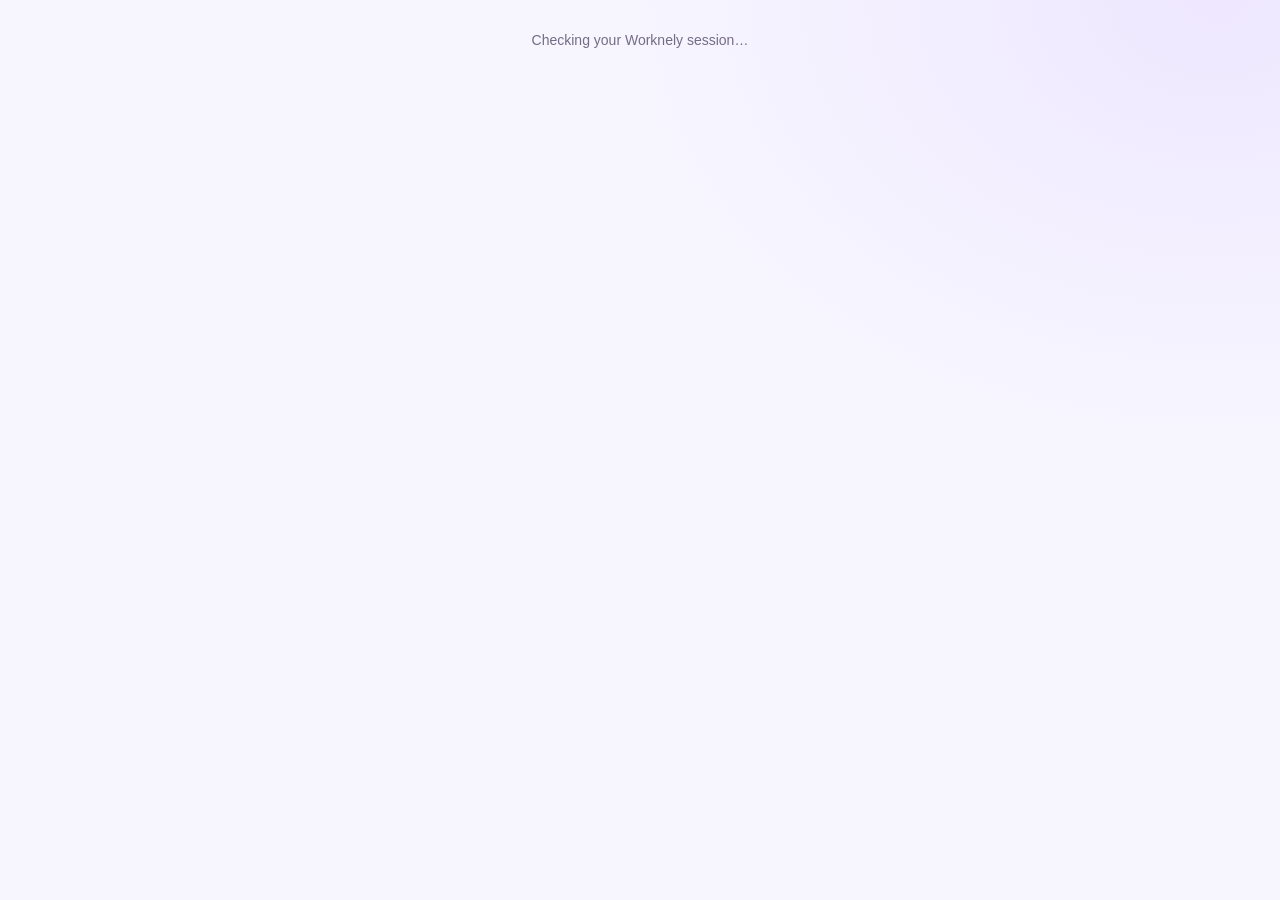
<file: dashboard.html>
<!doctype html>
<html lang="en">
<head>
<meta charset="utf-8">
<meta name="viewport" content="width=device-width, initial-scale=1">
<meta name="theme-color" content="#5424ff">
<meta name="robots" content="noindex,nofollow">
<meta name="color-scheme" content="light">
<meta name="application-name" content="Worknely">
<meta name="apple-mobile-web-app-title" content="Worknely">

<title>My Dashboard | Worknely</title>

<link rel="icon" type="image/svg+xml" href="worknely-favicon.svg">

<!--
WORKNELY V7.16.14
Professional Dashboard Integration
International Document Management
Professional Resume Templates
Persistent Resume Design
Professional PDF Export V7.16.12
EN / RO / IT / DE / FR / ES
Supabase Account Integration
-->

<link rel="stylesheet" href="dashboard.css?v=7.14">
<link rel="stylesheet" href="worknely-compact.css?v=7.12" media="screen">

<style>
:root {
  --wn-purple:#5424ff;
  --wn-pink:#ec22ad;
  --wn-cyan:#00cfff;
  --wn-ink:#261449;
  --wn-muted:#746c85;
  --wn-border:#e9e2f4;
  --wn-danger:#b42332;
  --wn-gradient:linear-gradient(105deg,#5424ff,#a326e8,#ec22ad);
}

[hidden] {display:none!important}
.wn-view {min-width:0}
.wn-view:focus {outline:none}

.wn-sr-only {
  position:absolute;
  width:1px;
  height:1px;
  padding:0;
  margin:-1px;
  overflow:hidden;
  clip:rect(0,0,0,0);
  white-space:nowrap;
  border:0;
}

button:focus-visible,
a:focus-visible,
summary:focus-visible,
input:focus-visible,
select:focus-visible,
textarea:focus-visible {
  outline:3px solid #6a3bff;
  outline-offset:3px;
}

/* HEADER */

body .topbar {
  gap:8px;
  flex-wrap:wrap;
}

body .topbar .brand {
  gap:8px;
  min-width:0;
  flex:1 1 auto;
}

body .topbar .brand img {
  box-sizing:border-box;
  display:block;
  flex:0 0 36px;
  width:36px;
  height:36px;
  padding:4px;
  border-radius:10px;
  object-fit:contain;
  background:linear-gradient(135deg,#00cfff,#5424ff,#ec22ad);
}

.wn-dashboard-header-tools {
  display:flex;
  align-items:center;
  justify-content:flex-end;
  gap:7px;
  min-width:0;
}

body .topbar #logout {
  min-height:36px;
  padding:8px 12px;
  border-radius:9px;
  font-size:12px;
  line-height:1.3;
  white-space:normal;
}

/* LANGUAGE SELECTOR */

.wn-dashboard-language {
  position:relative;
  display:grid;
  place-items:center;
  flex:0 0 44px;
  width:44px;
  height:44px;
}

.wn-dashboard-language-flag {
  display:grid;
  place-items:center;
  width:36px;
  height:36px;
  border:1px solid var(--wn-border);
  border-radius:9px;
  background:#fff;
  font-size:21px;
  pointer-events:none;
}

#language {
  position:absolute;
  inset:0;
  width:44px;
  height:44px;
  margin:0;
  padding:0;
  opacity:0;
  cursor:pointer;
  font-size:16px;
}

.wn-dashboard-language:focus-within {
  outline:3px solid #6a3bff;
  outline-offset:2px;
  border-radius:10px;
}

/* DASHBOARD CONTENT */

#dashboardMain,
#dashboardMain .hero,
#dashboardMain .panel {
  min-width:0;
}

#overview .metrics {
  gap:10px;
  margin-top:14px;
  margin-bottom:14px;
}

#overview .metrics > div {
  min-width:0;
  padding:12px;
  border-radius:12px;
}

#overview .metrics strong {
  font-size:25px;
  line-height:1.2;
}

#overview .metrics span {
  font-size:12px;
}

#overview #welcome {
  overflow-wrap:anywhere;
}

#overview .wn-dashboard-actions {
  display:flex;
  flex-wrap:wrap;
  align-items:center;
  gap:8px;
  margin-top:12px;
}

#overview .wn-dashboard-actions a {
  min-width:0;
  min-height:40px;
  padding:9px 13px;
  border-radius:10px;
  font-size:13px;
  line-height:1.35;
  text-align:center;
}

/* MY RESUMES */

#resumes .section-title {
  gap:10px;
  margin-bottom:14px;
}

#resumes .section-title > div {
  min-width:0;
}

#resumes .section-title .button {
  min-height:40px;
  padding:9px 12px;
  border-radius:10px;
  font-size:13px;
  line-height:1.3;
}

#resumes .section-title .button svg {
  flex-shrink:0;
  width:17px;
  height:17px;
}

#resumes .workspace-metrics {
  display:grid;
  grid-template-columns:repeat(2,minmax(0,1fr));
  gap:8px;
  margin-bottom:12px;
}

#resumes .workspace-metric {
  min-width:0;
  padding:10px 12px;
  border-radius:11px;
}

#resumes .workspace-metric span {
  font-size:12px;
}

#resumes .workspace-metric strong {
  font-size:23px;
  line-height:1.25;
}

/* PROFESSIONAL DESIGN */

.wn-design-notice {
  display:flex;
  align-items:flex-start;
  gap:12px;
  padding:14px;
  margin:14px 0;
  border:1px solid #e3d9ff;
  border-radius:13px;
  background:linear-gradient(135deg,#faf8ff,#fff8fd);
  min-width:0;
}

.wn-design-notice-icon {
  display:grid;
  place-items:center;
  flex:0 0 36px;
  width:36px;
  height:36px;
  border-radius:10px;
  background:#eee7ff;
  color:var(--wn-purple);
}

.wn-design-notice-icon svg {
  width:20px;
  height:20px;
}

.wn-design-notice-content {
  flex:1;
  min-width:0;
}

.wn-design-notice-content strong {
  display:block;
  color:var(--wn-ink);
  font-size:13px;
  line-height:1.4;
}

.wn-design-notice-content p {
  margin:5px 0 9px;
  color:var(--wn-muted);
  font-size:12px;
  line-height:1.6;
  overflow-wrap:anywhere;
}

.wn-design-notice-content a {
  display:inline-flex;
  align-items:center;
  min-height:36px;
  color:var(--wn-purple);
  font-size:12px;
  font-weight:750;
  text-decoration:none;
}

/* DOCUMENT TOOLBAR */

#wnDocumentToolbar {
  display:grid;
  grid-template-columns:minmax(0,1fr) 165px;
  align-items:center;
  gap:8px;
  margin:16px 0 12px;
  min-width:0;
}

#wnDocumentToolbar .wn-search-box {
  position:relative;
  min-width:0;
}

#wnDocumentToolbar .wn-search-icon {
  position:absolute;
  top:50%;
  left:12px;
  width:18px;
  height:18px;
  transform:translateY(-50%);
  color:var(--wn-muted);
  pointer-events:none;
}

#wnResumeSearch,
#wnResumeSort {
  box-sizing:border-box;
  width:100%;
  min-width:0;
  height:44px;
  margin:0;
  border:1px solid var(--wn-border);
  border-radius:10px;
  background:#fff;
  color:var(--wn-ink);
  font-family:inherit;
  font-size:13px;
  line-height:1.4;
}

#wnResumeSearch {
  padding:10px 36px 10px 39px;
}

#wnResumeSearch::placeholder {
  color:#91879f;
}

#wnResumeSearch::-webkit-search-cancel-button {
  -webkit-appearance:none;
}

#wnResumeSort {
  padding:8px 10px;
  cursor:pointer;
}

#wnResumeSearch:focus,
#wnResumeSort:focus {
  border-color:var(--wn-purple);
  outline:2px solid rgba(84,36,255,.12);
  outline-offset:1px;
}

#wnClearSearch {
  position:absolute;
  top:50%;
  right:5px;
  transform:translateY(-50%);
  display:grid;
  place-items:center;
  box-sizing:border-box;
  width:30px;
  min-width:30px;
  height:34px;
  min-height:34px;
  padding:0;
  border:0;
  border-radius:7px;
  background:#f3efff;
  color:var(--wn-purple);
  font-size:20px;
  cursor:pointer;
}

/* SAVED DOCUMENTS */

#resumes .resume-list-header {
  gap:8px;
  margin-top:14px;
  margin-bottom:9px;
}

#resumes .resume-list-header h2 {
  font-size:16px;
  line-height:1.35;
}

#resumes .resume-list-header span {
  font-size:11px;
}

#wnSearchResultCount {
  color:var(--wn-muted);
  text-align:right;
}

#resumeList {
  gap:8px;
  overflow:visible;
}

#resumeList .resume-item {
  position:relative;
  min-width:0;
  padding:12px;
  border-radius:12px;
  overflow:visible;
}

#resumeList .resume-item:focus-within {
  z-index:5;
}

#resumeList .resume-info {
  min-width:0;
  gap:9px;
}

#resumeList .resume-details {
  min-width:0;
}

#resumeList .resume-details strong {
  font-size:14px;
  line-height:1.35;
  overflow-wrap:anywhere;
}

#resumeList .resume-details small {
  font-size:11px;
  line-height:1.4;
  overflow-wrap:anywhere;
}

#resumeList .resume-icon {
  flex-shrink:0;
  width:34px;
  height:38px;
  border-radius:9px;
}

#resumeList .resume-icon svg {
  width:19px;
  height:19px;
}

#resumeList .actions {
  gap:7px;
}

#resumeList .resume-edit-button {
  min-width:0;
  min-height:40px;
  padding:8px 12px;
  border-radius:9px;
  font-size:12px;
  font-weight:700;
  line-height:1.3;
  white-space:normal;
  text-align:center;
}

#resumeList .resume-delete-button,
#resumeList .wn-document-menu-button,
#resumeList .wn-document-pdf-button {
  box-sizing:border-box;
  flex:0 0 40px;
  width:40px;
  min-width:40px;
  max-width:40px;
  height:40px;
  min-height:40px;
  padding:0;
  border-radius:9px;
  font-size:0;
  display:inline-flex;
  align-items:center;
  justify-content:center;
}

#resumeList .resume-delete-button svg,
#resumeList .wn-document-menu-button svg,
#resumeList .wn-document-pdf-button svg {
  width:18px;
  height:18px;
  flex-shrink:0;
}

#resumeList .wn-document-menu {
  position:relative;
  flex-shrink:0;
}

#resumeList .wn-document-menu-panel {
  position:absolute;
  top:calc(100% + 7px);
  right:0;
  z-index:100;
  box-sizing:border-box;
  width:210px;
  max-width:calc(100vw - 40px);
  padding:5px;
  border:1px solid var(--wn-border);
  border-radius:12px;
  background:#fff;
  box-shadow:0 12px 32px rgba(38,20,73,.16);
}

#resumeList .wn-document-menu-panel button {
  display:flex;
  align-items:center;
  justify-content:flex-start;
  gap:9px;
  box-sizing:border-box;
  width:100%;
  min-width:0;
  min-height:40px;
  height:auto;
  padding:9px 10px;
  border:0;
  border-radius:8px;
  background:transparent;
  color:var(--wn-ink);
  font-family:inherit;
  font-size:12px;
  font-weight:600;
  text-align:left;
  white-space:normal;
  cursor:pointer;
  box-shadow:none;
}

#resumeList .wn-document-menu-panel button:hover {
  background:#f3efff;
}

#resumeList .wn-document-menu-panel button svg {
  width:16px;
  height:16px;
  flex-shrink:0;
}

#resumeList .wn-document-menu-panel .wn-danger-action {
  color:var(--wn-danger);
}

#resumeList .wn-document-menu-panel .wn-danger-action:hover {
  background:#fff1f2;
}

#resumeList .wn-document-menu-divider {
  height:1px;
  margin:4px 6px;
  background:var(--wn-border);
}

#resumeList .wn-document-menu-panel[hidden],
#resumeList .wn-document-menu-button[hidden],
#resumeList .wn-document-pdf-button[hidden] {
  display:none!important;
}

/* STATUS MESSAGES */

#resumeStatus {
  margin:9px 0;
  padding:9px 11px;
  border-radius:9px;
  font-size:12px;
  line-height:1.5;
  overflow-wrap:anywhere;
}

#resumeStatus:empty {
  display:none;
}

#resumeStatus[data-status="success"] {
  color:#08784c;
  background:#ecfdf4;
  border:1px solid #b7efd1;
}

#resumeStatus[data-status="error"] {
  color:#b42332;
  background:#fff1f2;
  border:1px solid #fecdd3;
}

/* EMPTY SEARCH STATE */

#wnNoSearchResults {
  padding:24px 14px;
  margin:10px 0;
  border:1px dashed #dcd2f2;
  border-radius:12px;
  background:#faf8ff;
  text-align:center;
}

#wnNoSearchResults strong {
  display:block;
  color:var(--wn-ink);
  font-size:15px;
}

#wnNoSearchResults p {
  margin:7px 0 12px;
  color:var(--wn-muted);
  font-size:13px;
  line-height:1.5;
}

#wnResetSearch {
  min-height:40px;
  padding:8px 14px;
  font-size:12px;
}

/* QUICK CREATE */

#quickCreate {
  margin-top:12px;
  border-radius:12px;
}

#quickCreate > summary {
  min-height:44px;
  padding:11px 12px;
  gap:9px;
}

#quickCreate .quick-create-icon {
  flex-shrink:0;
  width:34px;
  height:34px;
  border-radius:9px;
}

#quickCreate .quick-create-icon svg {
  width:19px;
  height:19px;
}

#quickCreate .quick-create-heading {
  min-width:0;
}

#quickCreate .quick-create-heading strong {
  font-size:14px;
  line-height:1.35;
}

#quickCreate .quick-create-heading small {
  font-size:11px;
  line-height:1.4;
}

#quickCreate .quick-create-chevron {
  flex-shrink:0;
  width:17px;
  height:17px;
}

#quickCreate .quick-create-body {
  padding:12px;
}

#quickCreate .quick-create-body > p {
  margin:0 0 12px;
  font-size:12px;
  line-height:1.5;
}

#resumeForm {
  min-width:0;
}

#resumeForm .fields {
  gap:10px;
}

#resumeForm label {
  min-width:0;
  font-size:12px;
  line-height:1.4;
}

#resumeForm input,
#resumeForm textarea {
  box-sizing:border-box;
  width:100%;
  min-width:0;
  padding:9px 11px;
  border-radius:9px;
  font-size:14px;
  line-height:1.5;
}

#resumeForm input {
  min-height:42px;
}

#resumeForm textarea {
  min-height:68px;
  resize:vertical;
}

#resumeForm .actions {
  display:flex;
  flex-wrap:wrap;
  gap:8px;
  margin-top:12px;
}

#resumeForm .actions button {
  min-width:0;
  min-height:40px;
  padding:9px 13px;
  border-radius:9px;
  font-size:13px;
  line-height:1.3;
}

/* DOCUMENT DIALOGS */

body dialog.wn-document-dialog {
  box-sizing:border-box;
  position:fixed;
  inset:0;
  margin:auto;
  width:400px;
  max-width:calc(100vw - 28px);
  max-height:calc(100vh - 28px);
  max-height:calc(100dvh - 28px);
  padding:0;
  border:1px solid var(--wn-border);
  border-radius:17px;
  background:#fff;
  color:var(--wn-ink);
  box-shadow:0 20px 60px rgba(38,20,73,.22);
  overflow:auto;
}

body dialog.wn-document-dialog:not([open]) {
  display:none!important;
}

.wn-document-dialog::backdrop {
  background:rgba(24,12,54,.55);
  backdrop-filter:blur(4px);
}

.wn-document-dialog .wn-dialog-content {
  padding:20px;
}

.wn-document-dialog .wn-dialog-icon {
  display:grid;
  place-items:center;
  width:46px;
  height:46px;
  margin-bottom:13px;
  border-radius:13px;
  color:var(--wn-purple);
  background:#f1ebff;
}

.wn-document-dialog .wn-dialog-icon svg {
  width:23px;
  height:23px;
}

.wn-document-dialog .wn-dialog-icon-danger {
  background:#fff1f2;
  color:var(--wn-danger);
}

.wn-document-dialog h2 {
  margin:0 0 8px;
  font-size:21px;
  font-weight:800;
  line-height:1.3;
}

.wn-document-dialog p {
  margin:0 0 15px;
  color:var(--wn-muted);
  font-size:13px;
  line-height:1.6;
  overflow-wrap:anywhere;
}

.wn-document-dialog label {
  display:block;
  margin:0 0 6px;
  font-size:12px;
  font-weight:700;
}

.wn-document-dialog input {
  box-sizing:border-box;
  width:100%;
  min-width:0;
  height:44px;
  padding:10px 12px;
  border:1px solid var(--wn-border);
  border-radius:9px;
  background:#faf9ff;
  color:var(--wn-ink);
  font-family:inherit;
  font-size:16px;
}

.wn-document-dialog .wn-dialog-actions {
  display:grid;
  grid-template-columns:repeat(2,minmax(0,1fr));
  gap:8px;
  margin-top:18px;
}

.wn-document-dialog .wn-dialog-actions button {
  box-sizing:border-box;
  width:100%;
  min-width:0;
  min-height:44px;
  padding:9px 12px;
  border-radius:10px;
  font-family:inherit;
  font-size:13px;
  font-weight:750;
  line-height:1.4;
  cursor:pointer;
}

.wn-document-dialog .wn-dialog-cancel {
  background:#fff;
  border:1px solid var(--wn-border);
  color:var(--wn-ink);
}

.wn-document-dialog .wn-dialog-confirm {
  border:0;
  background:var(--wn-gradient);
  color:#fff;
}

.wn-document-dialog .wn-dialog-delete {
  border:0;
  background:#c72d40;
  color:#fff;
}

.wn-document-dialog button:disabled {
  opacity:.6;
  cursor:not-allowed;
}

.wn-document-dialog .wn-dialog-status {
  margin:10px 0 0;
  color:var(--wn-danger);
  font-size:12px;
  overflow-wrap:anywhere;
}

.wn-document-dialog .wn-dialog-status:empty {
  display:none;
}

/* WORKNELY PRO */

#pro {
  min-width:0;
}

#pro h1 {
  margin-bottom:8px;
}

#pro p {
  font-size:14px;
  line-height:1.55;
  margin-bottom:14px;
}

#pro .outline {
  min-height:40px;
  max-width:100%;
  padding:9px 12px;
  border-radius:9px;
  font-size:12px;
  white-space:normal;
}

#pro .outline:disabled {
  cursor:not-allowed;
}

#dashboardMain footer {
  padding:12px 0 16px;
  font-size:11px;
  line-height:1.5;
}

/* MOBILE RESPONSIVE */

@media(max-width:700px) {
  body .topbar .brand img {
    flex-basis:34px;
    width:34px;
    height:34px;
  }

  body .topbar #logout {
    min-height:44px;
    padding:8px 10px;
    font-size:12px;
  }

  body .layout .sidebar {
    gap:6px;
  }

  body .layout .sidebar a {
    min-height:44px;
    padding:8px 10px;
    font-size:12px;
    border-radius:9px;
  }

  #overview .metrics {
    gap:8px;
    margin-top:12px;
    margin-bottom:12px;
  }

  #overview .metrics > div {
    padding:10px;
  }

  #overview .metrics strong {
    font-size:23px;
  }

  #overview .wn-dashboard-actions {
    gap:7px;
  }

  #overview .wn-dashboard-actions a {
    flex:1 1 130px;
    min-height:44px;
    padding:8px 10px;
    font-size:12px;
  }

  #resumes .section-title {
    gap:8px;
    margin-bottom:12px;
  }

  #resumes .section-title .button {
    min-height:44px;
    padding:8px 10px;
    font-size:12px;
  }

  #resumes .workspace-metric {
    padding:10px;
  }

  #resumes .workspace-metric strong {
    font-size:21px;
  }

  #wnDocumentToolbar {
    grid-template-columns:minmax(0,1fr) 125px;
    gap:7px;
  }

  #wnResumeSearch,
  #wnResumeSort {
    font-size:16px;
  }

  #resumeList .resume-item {
    padding:10px;
  }

  #resumeList .resume-details strong {
    font-size:13px;
  }

  #resumeList .resume-details small {
    font-size:11px;
  }

  #resumeList .resume-item .actions {
    display:flex;
    flex-wrap:wrap;
    align-items:center;
    gap:7px;
  }

  #resumeList .resume-edit-button {
    flex:1 1 120px;
    min-height:44px;
    padding:8px 10px;
    font-size:12px;
  }

  #resumeList .resume-delete-button,
  #resumeList .wn-document-menu-button,
  #resumeList .wn-document-pdf-button {
    flex-basis:44px;
    width:44px;
    min-width:44px;
    max-width:44px;
    height:44px;
    min-height:44px;
  }

  #resumeList .wn-document-menu-panel button {
    min-height:44px;
  }

  #quickCreate > summary {
    padding:10px;
  }

  #quickCreate .quick-create-body {
    padding:11px;
  }

  #resumeForm .fields {
    grid-template-columns:minmax(0,1fr);
    gap:9px;
  }

  #resumeForm input,
  #resumeForm textarea {
    font-size:16px;
  }

  #resumeForm input {
    min-height:44px;
  }

  #resumeForm textarea {
    min-height:65px;
  }

  #resumeForm .actions button {
    flex:1 1 110px;
    min-height:44px;
    padding:8px 10px;
    font-size:12px;
  }

  .wn-document-dialog .wn-dialog-content {
    padding:17px;
  }

  .wn-design-notice-content a {
    min-height:44px;
  }

  #pro .outline {
    min-height:44px;
  }
}

@media(max-width:480px) {
  html:not([lang="en"]) body .topbar {
    row-gap:6px;
  }

  html:not([lang="en"]) #wnDocumentToolbar {
    grid-template-columns:minmax(0,1fr);
  }
}

@media(max-width:390px) {
  #resumeList .resume-item {
    padding:9px;
  }

  #resumeList .resume-info {
    gap:7px;
  }

  #resumeList .resume-icon {
    width:32px;
    height:36px;
  }

  #quickCreate .quick-create-body {
    padding:10px;
  }

  #overview .wn-dashboard-actions a {
    flex-basis:110px;
  }

  #wnDocumentToolbar {
    grid-template-columns:minmax(0,1fr);
  }
}

@media(max-width:340px) {
  #overview .wn-dashboard-actions a,
  #resumeForm .actions button {
    flex-basis:100%;
  }

  .wn-document-dialog .wn-dialog-actions {
    grid-template-columns:minmax(0,1fr);
  }
}

@media(prefers-reduced-motion:reduce) {
  html {
    scroll-behavior:auto;
  }

  .wn-document-dialog *,
  #resumeList * {
    transition:none!important;
    animation:none!important;
  }
}
</style>
</head>

<body>

<div id="loading" role="status">
  Checking your Worknely session…
</div>

<div id="app" hidden>

<header class="topbar">

  <a class="brand"
     href="./"
     aria-label="Worknely home"
     data-wn-dashboard-aria="home">

    <img src="worknely-mark.svg"
         width="36"
         height="36"
         alt="">

    <span>
      Worknely
      <small>PEOPLE TECHNOLOGY</small>
    </span>
  </a>

  <div class="wn-dashboard-header-tools">

    <div class="wn-dashboard-language">

      <label for="language"
             class="wn-sr-only"
             data-wn-i18n="common.language">
        Language
      </label>

      <span id="wnLanguageFlag"
            class="wn-dashboard-language-flag"
            aria-hidden="true">🇬🇧</span>

      <select id="language"
              data-wn-language
              data-wn-i18n-aria="common.language"
              aria-label="Language">

        <option value="en">English</option>
        <option value="ro">Română</option>
        <option value="it">Italiano</option>
        <option value="de">Deutsch</option>
        <option value="fr">Français</option>
        <option value="es">Español</option>

      </select>
    </div>

    <button id="logout"
            class="outline"
            type="button"
            data-wn-i18n="auth.logout">
      Log Out
    </button>

  </div>
</header>

<div class="layout">

<nav class="sidebar"
     aria-label="Dashboard navigation"
     data-wn-dashboard-aria="navigation">

  <a href="#overview"
     data-wn-view="overview"
     data-wn-i18n="nav.overview">
    Overview
  </a>

  <a href="#resumes"
     data-wn-view="resumes"
     data-wn-i18n="nav.resumes">
    My Resumes
  </a>

  <a href="#pro"
     data-wn-view="pro"
     data-wn-dashboard-text="upgrade">
    Upgrade to Pro
  </a>

  <a href="./#builder"
     data-wn-dashboard-text="builderLink">
    Resume Builder ↗
  </a>

  <a href="./#comparison"
     data-wn-dashboard-text="analysisLink">
    Career Analysis ↗
  </a>

</nav>

<main id="dashboardMain">

<!-- OVERVIEW -->

<section id="overview"
         class="hero wn-view"
         data-view="overview"
         aria-labelledby="overviewTitle"
         tabindex="-1">

  <span class="eyebrow"
        data-wn-dashboard-text="workspace">
    YOUR WORKNELY WORKSPACE
  </span>

  <h1 id="overviewTitle"
      data-wn-i18n="nav.dashboard">
    My Dashboard
  </h1>

  <p id="welcome">
    Your career documents, in one place.
  </p>

  <div class="metrics">
    <div>
      <strong id="resumeCount">—</strong>
      <span data-wn-i18n="dashboard.saved">
        Saved resumes
      </span>
    </div>

    <div>
      <strong data-wn-i18n="plan.free">Free</strong>
      <span data-wn-i18n="dashboard.plan">
        Current plan
      </span>
    </div>
  </div>

  <div class="wn-dashboard-actions">

    <a class="button"
       href="#resumes"
       data-wn-dashboard-text="manage">
      Manage My Resumes
    </a>

    <a class="outline"
       href="./index.html#builder"
       data-wn-dashboard-text="create">
      Create New Resume
    </a>

  </div>

  <div class="wn-design-notice">

    <span class="wn-design-notice-icon"
          aria-hidden="true">

      <svg viewBox="0 0 24 24"
           fill="none"
           stroke="currentColor"
           stroke-width="1.7"
           stroke-linecap="round"
           stroke-linejoin="round">
        <rect x="3" y="3" width="18" height="18" rx="3"></rect>
        <path d="M3 9h18"></path>
        <path d="M10 9v12"></path>
        <path d="M13 13h5"></path>
        <path d="M13 17h5"></path>
      </svg>

    </span>

    <div class="wn-design-notice-content">

      <strong data-wn-dashboard-text="designTitle">
        Professional Resume Design
      </strong>

      <p data-wn-dashboard-text="designIntro">
        Explore five professional templates, customize your colors and prepare your resume for PDF export in Resume Builder.
      </p>

      <a href="./index.html#builder"
         data-wn-dashboard-text="designAction">
        Explore Resume Templates ↗
      </a>

    </div>
  </div>
</section>

<!-- MY RESUMES -->

<section id="resumes"
         class="panel wn-view"
         data-view="resumes"
         aria-labelledby="resumesTitle"
         tabindex="-1"
         hidden>

  <div class="section-title">

    <div>
      <span class="eyebrow"
            data-wn-dashboard-text="documents">
        YOUR DOCUMENT WORKSPACE
      </span>

      <h1 id="resumesTitle"
          data-wn-i18n="nav.resumes">
        My Resumes
      </h1>

      <p data-wn-dashboard-text="documentsIntro">
        Create, organize and manage your professional resumes in one place.
      </p>
    </div>

    <a class="button"
       href="./index.html#builder">

      <svg viewBox="0 0 24 24"
           fill="none"
           stroke="currentColor"
           stroke-width="2"
           stroke-linecap="round"
           stroke-linejoin="round"
           aria-hidden="true"
           focusable="false">
        <path d="M12 5v14"></path>
        <path d="M5 12h14"></path>
      </svg>

      <span data-wn-dashboard-text="create">
        Create New Resume
      </span>
    </a>

  </div>

  <div class="workspace-metrics">

    <div class="workspace-metric">
      <span data-wn-i18n="dashboard.saved">
        Saved resumes
      </span>
      <strong id="workspaceResumeCount">—</strong>
    </div>

    <div class="workspace-metric">
      <span data-wn-i18n="dashboard.plan">
        Current plan
      </span>
      <strong data-wn-i18n="plan.free">Free</strong>
    </div>

  </div>

  <p id="resumeStatus"
     role="status"
     aria-live="polite"></p>

  <!-- SEARCH AND SORT -->

  <div id="wnDocumentToolbar"
       aria-label="Document search and sorting"
       data-wn-dashboard-aria="toolbar">

    <div class="wn-search-box">

      <label for="wnResumeSearch"
             class="wn-sr-only"
             data-wn-dashboard-text="searchLabel">
        Search saved resumes
      </label>

      <svg class="wn-search-icon"
           viewBox="0 0 24 24"
           fill="none"
           stroke="currentColor"
           stroke-width="1.8"
           stroke-linecap="round"
           stroke-linejoin="round"
           aria-hidden="true">
        <circle cx="11" cy="11" r="7"></circle>
        <path d="m20 20-4-4"></path>
      </svg>

      <input id="wnResumeSearch"
             type="search"
             placeholder="Search resumes..."
             data-wn-i18n-placeholder="document.search"
             autocomplete="off"
             maxlength="120">

      <button id="wnClearSearch"
              type="button"
              aria-label="Clear search"
              data-wn-i18n-aria="document.clearSearch"
              hidden>×</button>

    </div>

    <div class="wn-sort-box">

      <label for="wnResumeSort"
             class="wn-sr-only"
             data-wn-dashboard-text="sortLabel">
        Sort resumes
      </label>

      <select id="wnResumeSort">

        <option value="updated-desc"
                data-wn-i18n="sort.updatedDesc">
          Recently updated
        </option>

        <option value="updated-asc"
                data-wn-i18n="sort.updatedAsc">
          Least recently updated
        </option>

        <option value="created-desc"
                data-wn-i18n="sort.createdDesc">
          Newest first
        </option>

        <option value="created-asc"
                data-wn-i18n="sort.createdAsc">
          Oldest first
        </option>

        <option value="title-asc"
                data-wn-i18n="sort.titleAsc">
          Name A–Z
        </option>

        <option value="title-desc"
                data-wn-i18n="sort.titleDesc">
          Name Z–A
        </option>

      </select>
    </div>
  </div>

  <div class="resume-list-header">

    <h2 id="savedResumesTitle"
        data-wn-i18n="dashboard.saved">
      Saved resumes
    </h2>

    <span id="wnSearchResultCount"
          role="status"
          aria-live="polite"></span>

  </div>

  <div id="resumeList"
       class="resume-list"
       aria-labelledby="savedResumesTitle"></div>

  <div id="wnNoSearchResults" hidden>

    <strong data-wn-i18n="document.noResults">
      No matching resumes
    </strong>

    <p data-wn-dashboard-text="noResultsIntro">
      Try another search or clear your current search to view all documents.
    </p>

    <button id="wnResetSearch"
            class="outline"
            type="button"
            data-wn-i18n="document.clearSearch">
      Clear Search
    </button>

  </div>

  <!-- QUICK CREATE -->

  <details id="quickCreate"
           class="quick-create">

    <summary>

      <span class="quick-create-icon">

        <svg viewBox="0 0 24 24"
             fill="none"
             stroke="currentColor"
             stroke-width="1.7"
             stroke-linecap="round"
             stroke-linejoin="round"
             aria-hidden="true"
             focusable="false">
          <path d="M14 2H6a2 2 0 0 0-2 2v16a2 2 0 0 0 2 2h12a2 2 0 0 0 2-2V8Z"></path>
          <path d="M14 2v6h6"></path>
          <path d="M12 11v6"></path>
          <path d="M9 14h6"></path>
        </svg>

      </span>

      <span class="quick-create-heading">

        <strong data-wn-i18n="dashboard.quickCreate">
          Quick Create Resume
        </strong>

        <small data-wn-dashboard-text="quickSubtitle">
          Create a resume directly from your dashboard.
        </small>

      </span>

      <svg class="quick-create-chevron"
           viewBox="0 0 24 24"
           fill="none"
           stroke="currentColor"
           stroke-width="2"
           stroke-linecap="round"
           stroke-linejoin="round"
           aria-hidden="true"
           focusable="false">
        <path d="m6 9 6 6 6-6"></path>
      </svg>

    </summary>

    <div class="quick-create-body">

      <p data-wn-dashboard-text="quickIntro">
        Add your professional information and save your resume directly to your Worknely account.
      </p>

      <form id="resumeForm">

        <label for="resumeTitle"
               data-wn-dashboard-text="resumeTitle">
          Resume title
        </label>

        <input id="resumeTitle"
               type="text"
               maxlength="120"
               required
               placeholder="e.g. Customer Support CV"
               data-wn-dashboard-placeholder="titlePlaceholder">

        <div class="fields">

          <label for="fullName">
            <span data-wn-dashboard-text="fullName">
              Full name
            </span>
            <input id="fullName"
                   type="text"
                   maxlength="200"
                   autocomplete="name"
                   placeholder="Your full name"
                   data-wn-dashboard-placeholder="namePlaceholder">
          </label>

          <label for="professionalTitle">
            <span data-wn-dashboard-text="professionalTitle">
              Professional title
            </span>
            <input id="professionalTitle"
                   type="text"
                   maxlength="200"
                   placeholder="Your professional role"
                   data-wn-dashboard-placeholder="rolePlaceholder">
          </label>

          <label for="contact">
            <span data-wn-dashboard-text="contact">
              Contact
            </span>
            <textarea id="contact"
                      rows="2"
                      placeholder="Email, city, LinkedIn"
                      data-wn-dashboard-placeholder="contactPlaceholder"></textarea>
          </label>

          <label for="education">
            <span data-wn-dashboard-text="education">
              Education
            </span>
            <textarea id="education"
                      rows="3"
                      placeholder="Degrees and qualifications"
                      data-wn-dashboard-placeholder="educationPlaceholder"></textarea>
          </label>

          <label for="summary">
            <span data-wn-dashboard-text="summary">
              Professional summary
            </span>
            <textarea id="summary"
                      rows="3"
                      placeholder="Your professional background"
                      data-wn-dashboard-placeholder="summaryPlaceholder"></textarea>
          </label>

          <label for="experience">
            <span data-wn-dashboard-text="experience">
              Experience
            </span>
            <textarea id="experience"
                      rows="4"
                      placeholder="Roles, employers and achievements"
                      data-wn-dashboard-placeholder="experiencePlaceholder"></textarea>
          </label>

          <label for="skills">
            <span data-wn-dashboard-text="skills">
              Skills
            </span>
            <textarea id="skills"
                      rows="3"
                      placeholder="Your verified skills"
                      data-wn-dashboard-placeholder="skillsPlaceholder"></textarea>
          </label>

        </div>

        <div class="actions">

          <button class="button"
                  type="submit"
                  id="saveResume">
            Save Resume
          </button>

          <button class="outline"
                  type="button"
                  id="newResume"
                  data-wn-dashboard-text="newResume">
            New / Clear
          </button>

        </div>

      </form>

      <div class="wn-design-notice">

        <div class="wn-design-notice-content">

          <strong data-wn-dashboard-text="designTitle">
            Professional Resume Design
          </strong>

          <p data-wn-dashboard-text="quickDesign">
            To customize a saved resume, open it in Resume Builder using its Edit button.
          </p>

        </div>
      </div>

    </div>
  </details>
</section>

<!-- WORKNELY PRO -->

<section id="pro"
         class="panel pro wn-view"
         data-view="pro"
         aria-labelledby="proTitle"
         tabindex="-1"
         hidden>

  <span class="eyebrow"
        data-wn-dashboard-text="comingLater">
    COMING LATER
  </span>

  <h1 id="proTitle">Worknely Pro</h1>

  <p data-wn-dashboard-text="proIntro">
    Premium features and subscriptions are not active yet.
  </p>

  <button class="outline"
          type="button"
          data-wn-dashboard-text="proButton"
          disabled>
    Upgrade to Pro — Coming soon
  </button>

</section>

<footer>
  © 2026 Worknely · People Technology
</footer>

</main>
</div>
</div>

<!-- RENAME DOCUMENT -->

<dialog id="wnRenameDialog"
        class="wn-document-dialog"
        aria-labelledby="wnRenameHeading"
        aria-describedby="wnRenameDescription">

  <div class="wn-dialog-content">

    <div class="wn-dialog-icon">

      <svg viewBox="0 0 24 24"
           fill="none"
           stroke="currentColor"
           stroke-width="1.8"
           stroke-linecap="round"
           stroke-linejoin="round"
           aria-hidden="true">
        <path d="m16 3 5 5"></path>
        <path d="M4 20l4-1 13-13a2 2 0 0 0-4-4L4 15Z"></path>
      </svg>

    </div>

    <h2 id="wnRenameHeading"
        data-wn-i18n="document.rename">
      Rename resume
    </h2>

    <p id="wnRenameDescription"
       data-wn-dashboard-text="renameIntro">
      Choose a new name for your document. Your resume content will remain unchanged.
    </p>

    <form id="wnRenameForm">

      <label for="wnRenameInput"
             data-wn-i18n="document.title">
        Document name
      </label>

      <input id="wnRenameInput"
             type="text"
             maxlength="120"
             required
             autocomplete="off">

      <p id="wnRenameStatus"
         class="wn-dialog-status"
         role="status"
         aria-live="polite"></p>

      <div class="wn-dialog-actions">

        <button id="wnRenameCancel"
                class="wn-dialog-cancel"
                type="button"
                data-wn-i18n="common.cancel">
          Cancel
        </button>

        <button id="wnRenameConfirm"
                class="wn-dialog-confirm"
                type="submit">
          Save Name
        </button>

      </div>
    </form>
  </div>
</dialog>

<!-- DUPLICATE DOCUMENT -->

<dialog id="wnDuplicateDialog"
        class="wn-document-dialog"
        aria-labelledby="wnDuplicateHeading"
        aria-describedby="wnDuplicateDescription">

  <div class="wn-dialog-content">

    <div class="wn-dialog-icon">

      <svg viewBox="0 0 24 24"
           fill="none"
           stroke="currentColor"
           stroke-width="1.8"
           stroke-linecap="round"
           stroke-linejoin="round"
           aria-hidden="true">
        <rect x="8" y="8" width="12" height="12" rx="2"></rect>
        <path d="M16 8V6a2 2 0 0 0-2-2H6a2 2 0 0 0-2 2v8a2 2 0 0 0 2 2h2"></path>
      </svg>

    </div>

    <h2 id="wnDuplicateHeading"
        data-wn-i18n="document.duplicate">
      Duplicate resume
    </h2>

    <p id="wnDuplicateDescription"
       data-wn-dashboard-text="duplicateIntro">
      Create an independent copy of your resume. Changes to the copy will not affect the original.
    </p>

    <form id="wnDuplicateForm">

      <label for="wnDuplicateInput"
             data-wn-dashboard-text="newDocumentName">
        New document name
      </label>

      <input id="wnDuplicateInput"
             type="text"
             maxlength="120"
             required
             autocomplete="off">

      <p id="wnDuplicateStatus"
         class="wn-dialog-status"
         role="status"
         aria-live="polite"></p>

      <div class="wn-dialog-actions">

        <button id="wnDuplicateCancel"
                class="wn-dialog-cancel"
                type="button"
                data-wn-i18n="common.cancel">
          Cancel
        </button>

        <button id="wnDuplicateConfirm"
                class="wn-dialog-confirm"
                type="submit">
          Create Copy
        </button>

      </div>
    </form>
  </div>
</dialog>

<!-- DELETE CONFIRMATION -->

<dialog id="wnDeleteDialog"
        class="wn-document-dialog"
        aria-labelledby="wnDeleteHeading"
        aria-describedby="wnDeleteDescription">

  <div class="wn-dialog-content">

    <div class="wn-dialog-icon wn-dialog-icon-danger">

      <svg viewBox="0 0 24 24"
           fill="none"
           stroke="currentColor"
           stroke-width="1.8"
           stroke-linecap="round"
           stroke-linejoin="round"
           aria-hidden="true">
        <path d="M3 6h18"></path>
        <path d="M8 6V4h8v2"></path>
        <path d="M5 6l1 14h12l1-14"></path>
        <path d="M10 10v6"></path>
        <path d="M14 10v6"></path>
      </svg>

    </div>

    <h2 id="wnDeleteHeading"
        data-wn-dashboard-text="deleteHeading">
      Delete resume?
    </h2>

    <p id="wnDeleteDescription">

      <span data-wn-dashboard-text="deleteIntro">
        You are about to permanently delete:
      </span>

      <strong id="wnDeleteResumeName">
        this resume
      </strong>.

      <span data-wn-dashboard-text="deleteWarning">
        This action cannot be undone.
      </span>

    </p>

    <p id="wnDeleteStatus"
       class="wn-dialog-status"
       role="status"
       aria-live="polite"></p>

    <div class="wn-dialog-actions">

      <button id="wnDeleteCancel"
              class="wn-dialog-cancel"
              type="button"
              data-wn-i18n="common.cancel"
              autofocus>
        Cancel
      </button>

      <button id="wnDeleteConfirm"
              class="wn-dialog-delete"
              type="button">
        Delete Resume
      </button>

    </div>
  </div>
</dialog>

<!-- SHARED LOCALIZATION ENGINE -->

<script defer src="worknely-localization.js?v=7.15"></script>

<!-- PROFESSIONAL RESUME TEMPLATE ENGINE -->

<script defer src="worknely-templates.js?v=7.16.1"></script>

<!-- UPDATED PROFESSIONAL PDF EXPORT ENGINE -->

<script defer src="worknely-pdf-export.js?v=7.16.12"></script>

<!-- PROFESSIONAL DESIGN PERSISTENCE -->

<script defer src="worknely-template-persistence.js?v=7.16.6"></script>

<!-- INTERNATIONAL DASHBOARD DICTIONARY -->

<script>
(() => {
  "use strict";

  const VERSION = "7.16.14";

  const translations = {

    en: {
      checking:"Checking your Worknely session…",
      home:"Worknely home",
      navigation:"Dashboard navigation",
      upgrade:"Upgrade to Pro",
      builderLink:"Resume Builder ↗",
      analysisLink:"Career Analysis ↗",
      workspace:"YOUR WORKNELY WORKSPACE",
      manage:"Manage My Resumes",
      create:"Create New Resume",
      documents:"YOUR DOCUMENT WORKSPACE",
      documentsIntro:"Create, organize and manage your professional resumes in one place.",
      toolbar:"Document search and sorting",
      searchLabel:"Search saved resumes",
      sortLabel:"Sort resumes",
      noResultsIntro:"Try another search or clear your current search to view all documents.",
      quickSubtitle:"Create a resume directly from your dashboard.",
      quickIntro:"Add your professional information and save your resume directly to your Worknely account.",
      resumeTitle:"Resume title",
      titlePlaceholder:"e.g. Customer Support CV",
      fullName:"Full name",
      namePlaceholder:"Your full name",
      professionalTitle:"Professional title",
      rolePlaceholder:"Your professional role",
      contact:"Contact",
      contactPlaceholder:"Email, city, LinkedIn",
      education:"Education",
      educationPlaceholder:"Degrees and qualifications",
      summary:"Professional summary",
      summaryPlaceholder:"Your professional background",
      experience:"Experience",
      experiencePlaceholder:"Roles, employers and achievements",
      skills:"Skills",
      skillsPlaceholder:"Your verified skills",
      saveResume:"Save Resume",
      updateResume:"Update Resume",
      newResume:"New / Clear",
      comingLater:"COMING LATER",
      proIntro:"Premium features and subscriptions are not active yet.",
      proButton:"Upgrade to Pro — Coming soon",
      renameIntro:"Choose a new name for your document. Your resume content will remain unchanged.",
      saveName:"Save Name",
      duplicateIntro:"Create an independent copy of your resume. Changes to the copy will not affect the original.",
      newDocumentName:"New document name",
      createCopy:"Create Copy",
      deleteHeading:"Delete resume?",
      deleteIntro:"You are about to permanently delete:",
      deleteWarning:"This action cannot be undone.",
      welcomeDefault:"Your career documents, in one place.",
      designTitle:"Professional Resume Design",
      designIntro:"Explore five professional templates, customize your colors and prepare your resume for PDF export in Resume Builder.",
      designAction:"Explore Resume Templates ↗",
      quickDesign:"To customize a saved resume, open it in Resume Builder using its Edit button."
    },

    ro: {
      checking:"Se verifică sesiunea Worknely…",
      home:"Pagina principală Worknely",
      navigation:"Navigare în panoul de control",
      upgrade:"Treci la Pro",
      builderLink:"Creator de CV-uri ↗",
      analysisLink:"Analiză de carieră ↗",
      workspace:"SPAȚIUL TĂU WORKNELY",
      manage:"Gestionează CV-urile",
      create:"Creează un CV nou",
      documents:"SPAȚIUL TĂU DE DOCUMENTE",
      documentsIntro:"Creează, organizează și gestionează CV-urile profesionale într-un singur loc.",
      toolbar:"Căutare și sortare documente",
      searchLabel:"Caută CV-uri salvate",
      sortLabel:"Sortează CV-urile",
      noResultsIntro:"Încearcă o altă căutare sau șterge căutarea pentru a vedea toate documentele.",
      quickSubtitle:"Creează un CV direct din panoul de control.",
      quickIntro:"Adaugă informațiile profesionale și salvează CV-ul direct în contul Worknely.",
      resumeTitle:"Titlul CV-ului",
      titlePlaceholder:"Ex. CV Relații cu clienții",
      fullName:"Nume complet",
      namePlaceholder:"Numele tău complet",
      professionalTitle:"Titlu profesional",
      rolePlaceholder:"Rolul tău profesional",
      contact:"Contact",
      contactPlaceholder:"Email, oraș, LinkedIn",
      education:"Educație",
      educationPlaceholder:"Studii și calificări",
      summary:"Rezumat profesional",
      summaryPlaceholder:"Profilul tău profesional",
      experience:"Experiență",
      experiencePlaceholder:"Roluri, angajatori și realizări",
      skills:"Competențe",
      skillsPlaceholder:"Competențele tale reale",
      saveResume:"Salvează CV-ul",
      updateResume:"Actualizează CV-ul",
      newResume:"Nou / Golește",
      comingLater:"ÎN CURÂND",
      proIntro:"Funcțiile premium și abonamentele nu sunt încă active.",
      proButton:"Treci la Pro — În curând",
      renameIntro:"Alege un nume nou pentru document. Conținutul CV-ului va rămâne neschimbat.",
      saveName:"Salvează numele",
      duplicateIntro:"Creează o copie independentă a CV-ului. Modificările copiei nu vor afecta originalul.",
      newDocumentName:"Noul nume al documentului",
      createCopy:"Creează copia",
      deleteHeading:"Ștergi CV-ul?",
      deleteIntro:"Urmează să ștergi definitiv:",
      deleteWarning:"Această acțiune nu poate fi anulată.",
      welcomeDefault:"Documentele tale profesionale, într-un singur loc.",
      designTitle:"Design profesional pentru CV",
      designIntro:"Explorează cinci șabloane profesionale, personalizează culorile și pregătește CV-ul pentru export PDF în editorul de CV-uri.",
      designAction:"Explorează șabloanele de CV ↗",
      quickDesign:"Pentru a personaliza un CV salvat, deschide-l în editorul de CV-uri folosind butonul de editare."
    },

    it: {
      checking:"Verifica della sessione Worknely…",
      home:"Pagina iniziale Worknely",
      navigation:"Navigazione della dashboard",
      upgrade:"Passa a Pro",
      builderLink:"Crea curriculum ↗",
      analysisLink:"Analisi della carriera ↗",
      workspace:"IL TUO SPAZIO WORKNELY",
      manage:"Gestisci i miei CV",
      create:"Crea un nuovo CV",
      documents:"IL TUO SPAZIO DOCUMENTI",
      documentsIntro:"Crea, organizza e gestisci i tuoi curriculum professionali in un unico posto.",
      toolbar:"Ricerca e ordinamento documenti",
      searchLabel:"Cerca curriculum salvati",
      sortLabel:"Ordina curriculum",
      noResultsIntro:"Prova un'altra ricerca o cancellala per visualizzare tutti i documenti.",
      quickSubtitle:"Crea un curriculum direttamente dalla dashboard.",
      quickIntro:"Aggiungi le tue informazioni professionali e salva il curriculum nel tuo account Worknely.",
      resumeTitle:"Titolo del curriculum",
      titlePlaceholder:"Es. CV Assistenza clienti",
      fullName:"Nome completo",
      namePlaceholder:"Il tuo nome completo",
      professionalTitle:"Titolo professionale",
      rolePlaceholder:"Il tuo ruolo professionale",
      contact:"Contatti",
      contactPlaceholder:"Email, città, LinkedIn",
      education:"Formazione",
      educationPlaceholder:"Titoli di studio e qualifiche",
      summary:"Profilo professionale",
      summaryPlaceholder:"Il tuo percorso professionale",
      experience:"Esperienza",
      experiencePlaceholder:"Ruoli, aziende e risultati",
      skills:"Competenze",
      skillsPlaceholder:"Le tue competenze effettive",
      saveResume:"Salva curriculum",
      updateResume:"Aggiorna curriculum",
      newResume:"Nuovo / Svuota",
      comingLater:"PROSSIMAMENTE",
      proIntro:"Le funzionalità premium e gli abbonamenti non sono ancora attivi.",
      proButton:"Passa a Pro — Prossimamente",
      renameIntro:"Scegli un nuovo nome per il documento. Il contenuto del curriculum rimarrà invariato.",
      saveName:"Salva nome",
      duplicateIntro:"Crea una copia indipendente del curriculum. Le modifiche alla copia non influiranno sull'originale.",
      newDocumentName:"Nuovo nome del documento",
      createCopy:"Crea copia",
      deleteHeading:"Eliminare il curriculum?",
      deleteIntro:"Stai per eliminare definitivamente:",
      deleteWarning:"Questa azione non può essere annullata.",
      welcomeDefault:"I tuoi documenti professionali, in un unico posto.",
      designTitle:"Design professionale del curriculum",
      designIntro:"Esplora cinque modelli professionali, personalizza i colori e prepara il curriculum per l'esportazione PDF nell'editor.",
      designAction:"Esplora i modelli di curriculum ↗",
      quickDesign:"Per personalizzare un curriculum salvato, aprilo nell'editor utilizzando il pulsante di modifica."
    },

    de: {
      checking:"Worknely-Sitzung wird überprüft…",
      home:"Worknely-Startseite",
      navigation:"Dashboard-Navigation",
      upgrade:"Auf Pro upgraden",
      builderLink:"Lebenslauf erstellen ↗",
      analysisLink:"Karriereanalyse ↗",
      workspace:"DEIN WORKNELY-ARBEITSBEREICH",
      manage:"Lebensläufe verwalten",
      create:"Neuen Lebenslauf erstellen",
      documents:"DEIN DOKUMENTENBEREICH",
      documentsIntro:"Erstelle, organisiere und verwalte deine beruflichen Lebensläufe an einem Ort.",
      toolbar:"Dokumentensuche und Sortierung",
      searchLabel:"Gespeicherte Lebensläufe suchen",
      sortLabel:"Lebensläufe sortieren",
      noResultsIntro:"Versuche eine andere Suche oder lösche die Suche, um alle Dokumente anzuzeigen.",
      quickSubtitle:"Erstelle einen Lebenslauf direkt im Dashboard.",
      quickIntro:"Füge deine beruflichen Informationen hinzu und speichere den Lebenslauf in deinem Worknely-Konto.",
      resumeTitle:"Lebenslauftitel",
      titlePlaceholder:"Z. B. Lebenslauf Kundenservice",
      fullName:"Vollständiger Name",
      namePlaceholder:"Dein vollständiger Name",
      professionalTitle:"Berufsbezeichnung",
      rolePlaceholder:"Deine berufliche Position",
      contact:"Kontakt",
      contactPlaceholder:"E-Mail, Stadt, LinkedIn",
      education:"Ausbildung",
      educationPlaceholder:"Abschlüsse und Qualifikationen",
      summary:"Berufliches Profil",
      summaryPlaceholder:"Dein beruflicher Hintergrund",
      experience:"Berufserfahrung",
      experiencePlaceholder:"Positionen, Arbeitgeber und Erfolge",
      skills:"Fähigkeiten",
      skillsPlaceholder:"Deine tatsächlichen Fähigkeiten",
      saveResume:"Lebenslauf speichern",
      updateResume:"Lebenslauf aktualisieren",
      newResume:"Neu / Leeren",
      comingLater:"DEMNÄCHST",
      proIntro:"Premium-Funktionen und Abonnements sind noch nicht aktiv.",
      proButton:"Pro-Upgrade — Demnächst",
      renameIntro:"Wähle einen neuen Dokumentennamen. Der Inhalt des Lebenslaufs bleibt unverändert.",
      saveName:"Namen speichern",
      duplicateIntro:"Erstelle eine unabhängige Kopie. Änderungen an der Kopie wirken sich nicht auf das Original aus.",
      newDocumentName:"Neuer Dokumentenname",
      createCopy:"Kopie erstellen",
      deleteHeading:"Lebenslauf löschen?",
      deleteIntro:"Du bist dabei, Folgendes dauerhaft zu löschen:",
      deleteWarning:"Diese Aktion kann nicht rückgängig gemacht werden.",
      welcomeDefault:"Deine beruflichen Dokumente an einem Ort.",
      designTitle:"Professionelles Lebenslaufdesign",
      designIntro:"Entdecke fünf professionelle Vorlagen, passe die Farben an und bereite deinen Lebenslauf im Editor für den PDF-Export vor.",
      designAction:"Lebenslaufvorlagen entdecken ↗",
      quickDesign:"Öffne einen gespeicherten Lebenslauf über die Schaltfläche zum Bearbeiten im Lebenslauf-Editor, um sein Design anzupassen."
    },

    fr: {
      checking:"Vérification de votre session Worknely…",
      home:"Accueil Worknely",
      navigation:"Navigation du tableau de bord",
      upgrade:"Passer à Pro",
      builderLink:"Créateur de CV ↗",
      analysisLink:"Analyse de carrière ↗",
      workspace:"VOTRE ESPACE WORKNELY",
      manage:"Gérer mes CV",
      create:"Créer un nouveau CV",
      documents:"VOTRE ESPACE DOCUMENTS",
      documentsIntro:"Créez, organisez et gérez vos CV professionnels au même endroit.",
      toolbar:"Recherche et tri des documents",
      searchLabel:"Rechercher des CV enregistrés",
      sortLabel:"Trier les CV",
      noResultsIntro:"Essayez une autre recherche ou effacez-la pour afficher tous les documents.",
      quickSubtitle:"Créez un CV directement depuis votre tableau de bord.",
      quickIntro:"Ajoutez vos informations professionnelles et enregistrez votre CV dans votre compte Worknely.",
      resumeTitle:"Titre du CV",
      titlePlaceholder:"Ex. CV Service client",
      fullName:"Nom complet",
      namePlaceholder:"Votre nom complet",
      professionalTitle:"Titre professionnel",
      rolePlaceholder:"Votre poste professionnel",
      contact:"Coordonnées",
      contactPlaceholder:"Email, ville, LinkedIn",
      education:"Formation",
      educationPlaceholder:"Diplômes et qualifications",
      summary:"Profil professionnel",
      summaryPlaceholder:"Votre parcours professionnel",
      experience:"Expérience",
      experiencePlaceholder:"Postes, employeurs et réalisations",
      skills:"Compétences",
      skillsPlaceholder:"Vos compétences réelles",
      saveResume:"Enregistrer le CV",
      updateResume:"Mettre à jour le CV",
      newResume:"Nouveau / Effacer",
      comingLater:"PROCHAINEMENT",
      proIntro:"Les fonctionnalités premium et les abonnements ne sont pas encore actifs.",
      proButton:"Passer à Pro — Bientôt",
      renameIntro:"Choisissez un nouveau nom pour votre document. Le contenu du CV restera inchangé.",
      saveName:"Enregistrer le nom",
      duplicateIntro:"Créez une copie indépendante du CV. Les modifications de la copie n'affecteront pas l'original.",
      newDocumentName:"Nouveau nom du document",
      createCopy:"Créer une copie",
      deleteHeading:"Supprimer le CV ?",
      deleteIntro:"Vous êtes sur le point de supprimer définitivement :",
      deleteWarning:"Cette action est irréversible.",
      welcomeDefault:"Vos documents professionnels au même endroit.",
      designTitle:"Design professionnel de CV",
      designIntro:"Explorez cinq modèles professionnels, personnalisez les couleurs et préparez votre CV pour l'exportation PDF dans l'éditeur.",
      designAction:"Explorer les modèles de CV ↗",
      quickDesign:"Pour personnaliser un CV enregistré, ouvrez-le dans l'éditeur à l'aide du bouton de modification."
    },

    es: {
      checking:"Comprobando tu sesión de Worknely…",
      home:"Inicio de Worknely",
      navigation:"Navegación del panel",
      upgrade:"Pasar a Pro",
      builderLink:"Creador de currículums ↗",
      analysisLink:"Análisis profesional ↗",
      workspace:"TU ESPACIO WORKNELY",
      manage:"Gestionar mis CV",
      create:"Crear un nuevo CV",
      documents:"TU ESPACIO DE DOCUMENTOS",
      documentsIntro:"Crea, organiza y gestiona tus currículums profesionales en un solo lugar.",
      toolbar:"Búsqueda y ordenación de documentos",
      searchLabel:"Buscar currículums guardados",
      sortLabel:"Ordenar currículums",
      noResultsIntro:"Prueba otra búsqueda o bórrala para ver todos los documentos.",
      quickSubtitle:"Crea un currículum directamente desde tu panel.",
      quickIntro:"Añade tu información profesional y guarda el currículum en tu cuenta de Worknely.",
      resumeTitle:"Título del currículum",
      titlePlaceholder:"Ej. CV Atención al cliente",
      fullName:"Nombre completo",
      namePlaceholder:"Tu nombre completo",
      professionalTitle:"Título profesional",
      rolePlaceholder:"Tu puesto profesional",
      contact:"Contacto",
      contactPlaceholder:"Correo, ciudad, LinkedIn",
      education:"Formación",
      educationPlaceholder:"Títulos y cualificaciones",
      summary:"Perfil profesional",
      summaryPlaceholder:"Tu trayectoria profesional",
      experience:"Experiencia",
      experiencePlaceholder:"Puestos, empresas y logros",
      skills:"Competencias",
      skillsPlaceholder:"Tus competencias reales",
      saveResume:"Guardar currículum",
      updateResume:"Actualizar currículum",
      newResume:"Nuevo / Limpiar",
      comingLater:"PRÓXIMAMENTE",
      proIntro:"Las funciones premium y las suscripciones aún no están activas.",
      proButton:"Pasar a Pro — Próximamente",
      renameIntro:"Elige un nuevo nombre para el documento. El contenido del currículum no cambiará.",
      saveName:"Guardar nombre",
      duplicateIntro:"Crea una copia independiente del currículum. Los cambios en la copia no afectarán al original.",
      newDocumentName:"Nuevo nombre del documento",
      createCopy:"Crear copia",
      deleteHeading:"¿Eliminar currículum?",
      deleteIntro:"Estás a punto de eliminar permanentemente:",
      deleteWarning:"Esta acción no se puede deshacer.",
      welcomeDefault:"Tus documentos profesionales en un solo lugar.",
      designTitle:"Diseño profesional de currículums",
      designIntro:"Explora cinco plantillas profesionales, personaliza los colores y prepara tu currículum para exportarlo a PDF en el editor.",
      designAction:"Explorar plantillas de CV ↗",
      quickDesign:"Para personalizar un currículum guardado, ábrelo en el editor mediante el botón de edición."
    }
  };

  const flags = {
    en:"🇬🇧",
    ro:"🇷🇴",
    it:"🇮🇹",
    de:"🇩🇪",
    fr:"🇫🇷",
    es:"🇪🇸"
  };

  function getLanguage() {
    const engine = window.WorknelyLocalization;

    if (engine) {
      const language = engine.getLanguage();
      return translations[language] ? language : "en";
    }

    try {
      const language = localStorage.getItem("worknely.language");
      return translations[language] ? language : "en";
    } catch {
      return "en";
    }
  }

  function translate(key) {
    return translations[getLanguage()]?.[key]
      || translations.en[key]
      || key;
  }

  function setText(element,value) {
    if (element && element.textContent !== value) {
      element.textContent = value;
    }
  }

  function updatePageTitle() {
    const hash = window.location.hash
      .replace("#","")
      .toLowerCase();

    const engine = window.WorknelyLocalization;

    const t = key => {
      return engine ? engine.t(key) : {
        "nav.dashboard":"My Dashboard",
        "nav.resumes":"My Resumes"
      }[key] || key;
    };

    if (hash === "resumes") {
      document.title = t("nav.resumes") + " | Worknely";
    } else if (hash === "pro") {
      document.title = "Worknely Pro | Worknely";
    } else {
      document.title = t("nav.dashboard") + " | Worknely";
    }
  }

  function applyDashboardTranslations() {
    const language = getLanguage();

    document.documentElement.lang = language;

    const selector = document.getElementById("language");

    if (selector && selector.value !== language) {
      selector.value = language;
    }

    setText(
      document.getElementById("wnLanguageFlag"),
      flags[language]
    );

    document.querySelectorAll(
      "[data-wn-dashboard-text]"
    ).forEach(element => {
      setText(
        element,
        translate(element.dataset.wnDashboardText)
      );
    });

    document.querySelectorAll(
      "[data-wn-dashboard-placeholder]"
    ).forEach(element => {
      element.placeholder = translate(
        element.dataset.wnDashboardPlaceholder
      );
    });

    document.querySelectorAll(
      "[data-wn-dashboard-aria]"
    ).forEach(element => {
      element.setAttribute(
        "aria-label",
        translate(element.dataset.wnDashboardAria)
      );
    });

    const welcome = document.getElementById("welcome");

    if (welcome) {
      const current = welcome.textContent.trim();

      const isDefault = Object.values(translations)
        .some(dictionary => {
          return dictionary.welcomeDefault === current;
        });

      if (isDefault) {
        setText(welcome,translate("welcomeDefault"));
      }
    }

    window.WorknelyLocalization?.apply?.();

    updatePageTitle();
  }

  /* PUBLIC DASHBOARD LOCALIZATION API */

  window.WorknelyDashboardLocalization = Object.freeze({
    version:VERSION,
    getLanguage,
    t:translate,
    apply:applyDashboardTranslations
  });

  function initialize() {
    const selector = document.getElementById("language");

    if (selector) {
      selector.addEventListener("change",() => {

        if (!window.WorknelyLocalization) {
          try {
            localStorage.setItem(
              "worknely.language",
              selector.value
            );
          } catch {}

          applyDashboardTranslations();
        }
      });
    }

    applyDashboardTranslations();
  }

  document.addEventListener(
    "worknely:languagechange",
    applyDashboardTranslations
  );

  document.addEventListener(
    "worknely:localizationready",
    applyDashboardTranslations
  );

  window.addEventListener(
    "pageshow",
    applyDashboardTranslations
  );

  window.addEventListener(
    "hashchange",
    updatePageTitle
  );

  if (document.readyState === "loading") {
    document.addEventListener(
      "DOMContentLoaded",
      initialize,
      {once:true}
    );
  } else {
    initialize();
  }

})();
</script>

<!-- DASHBOARD SECTION NAVIGATION -->

<script>
(() => {
  "use strict";

  const validViews = [
    "overview",
    "resumes",
    "pro"
  ];

  function getRequestedView() {
    const hash = window.location.hash
      .replace("#","")
      .toLowerCase();

    return validViews.includes(hash)
      ? hash
      : "overview";
  }

  function showView() {
    const activeView = getRequestedView();

    document.querySelectorAll(
      ".wn-view"
    ).forEach(section => {
      section.hidden =
        section.dataset.view !== activeView;
    });

    document.querySelectorAll(
      ".sidebar [data-wn-view]"
    ).forEach(link => {

      if (link.dataset.wnView === activeView) {
        link.setAttribute("aria-current","page");
      } else {
        link.removeAttribute("aria-current");
      }

    });

    const activeSection =
      document.getElementById(activeView);

    const app =
      document.getElementById("app");

    if (activeSection && app && !app.hidden) {
      activeSection.focus({
        preventScroll:true
      });
    }

    window.WorknelyDashboardLocalization
      ?.apply?.();

    window.scrollTo(0,0);
  }

  window.addEventListener(
    "hashchange",
    showView
  );

  if (document.readyState === "loading") {
    document.addEventListener(
      "DOMContentLoaded",
      showView,
      {once:true}
    );
  } else {
    showView();
  }

})();
</script>

<!-- DASHBOARD APPLICATION ENGINE -->

<script type="module" src="dashboard.js?v=7.16.9"></script>

<!-- END WORKNELY V7.16.14 -->

</body>
</html>
</file>
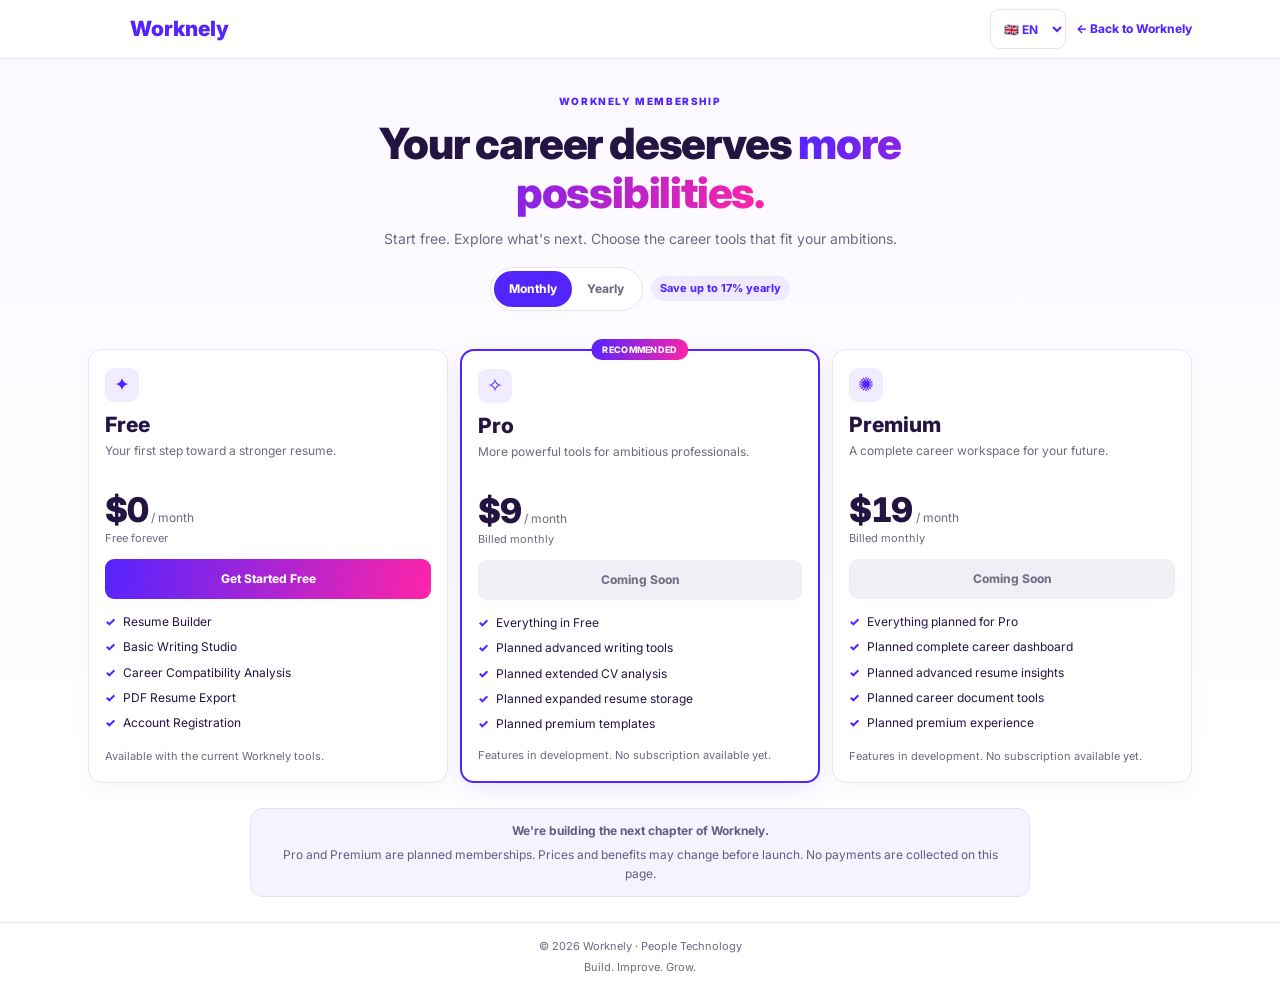
<file: pricing.html>
<!DOCTYPE html>
<html lang="en">
<head>

<meta charset="UTF-8">
<meta name="viewport"
      content="width=device-width,initial-scale=1">
<meta name="theme-color" content="#5424ff">
<meta name="color-scheme" content="light">
<meta name="application-name" content="Worknely">
<meta name="description"
      content="Compare Worknely Free, Pro and Premium memberships.">

<title>Pricing & Membership | Worknely</title>

<link rel="icon"
      type="image/svg+xml"
      href="worknely-favicon.svg">

<link rel="stylesheet"
      href="worknely-compact.css?v=7.12"
      media="screen">

<!--
  WORKNELY V7.15
  International Pricing & Membership

  Six Language Localization
  Global Language Persistence
  Responsive Membership Cards
  Monthly / Yearly Billing Preview
  International Accessibility
  Future Monetization Ready

  No active payments.
  No active paid subscriptions.
-->

<style>

@import url('https://fonts.googleapis.com/css2?family=Inter:wght@400;500;600;700;800;900&display=swap');

:root {
  --purple:#5424ff;
  --pink:#ff24a8;
  --ink:#241442;
  --muted:#706780;
  --border:#e9e3f5;
  --surface:#ffffff;
  --pricing-gradient:linear-gradient(
    105deg,#5424ff,#ff24a8
  );
  --pricing-radius:14px;
  --pricing-button:40px;
}

* {
  box-sizing:border-box;
}

html {
  scroll-behavior:smooth;
}

body.wn-pricing-page {
  margin:0;
  min-height:100vh;
  background:linear-gradient(
    180deg,#faf8ff,#ffffff 75%
  );
  color:var(--ink);
  font-family:Inter,-apple-system,
    BlinkMacSystemFont,"Segoe UI",sans-serif;
  -webkit-font-smoothing:antialiased;
}

[hidden] {
  display:none!important;
}

a {
  text-decoration:none;
}

button,
select {
  font:inherit;
}

button,
a,
select {
  -webkit-tap-highlight-color:transparent;
  touch-action:manipulation;
}

button:focus-visible,
a:focus-visible,
select:focus-visible {
  outline:3px solid var(--purple);
  outline-offset:3px;
}

/* PAGE CONTAINER */

.wn-pricing-page .container {
  width:100%;
  max-width:1140px;
  margin:0 auto;
  padding:0 18px;
}

/* HEADER */

.wn-pricing-page header {
  background:#fff;
  border-bottom:1px solid var(--border);
}

.wn-pricing-page .header-inner {
  min-height:58px;
  display:flex;
  justify-content:space-between;
  align-items:center;
  flex-wrap:wrap;
  gap:10px;
  padding-top:7px;
  padding-bottom:7px;
}

.wn-pricing-page .brand {
  display:inline-flex;
  align-items:center;
  min-width:0;
  gap:8px;
  color:var(--purple);
  font-size:21px;
  font-weight:850;
  line-height:1.2;
}

.wn-pricing-page .brand img {
  width:34px;
  height:34px;
  flex-shrink:0;
}

.wn-pricing-page .header-actions {
  display:flex;
  align-items:center;
  justify-content:flex-end;
  flex-wrap:wrap;
  gap:10px;
  min-width:0;
}

.wn-pricing-page .back {
  display:inline-flex;
  align-items:center;
  min-height:40px;
  padding:8px 0;
  color:var(--purple);
  font-size:12px;
  font-weight:750;
  line-height:1.3;
}

/* INTERNATIONAL LANGUAGE SELECTOR */

.wn-pricing-page #language {
  box-sizing:border-box;
  width:auto;
  max-width:150px;
  min-width:76px;
  min-height:40px;
  margin:0;
  padding:7px 9px;
  border:1px solid var(--border);
  border-radius:9px;
  background:#fff;
  color:var(--purple);
  font-size:12px;
  font-weight:700;
  cursor:pointer;
}

.wn-pricing-page .sr-only {
  position:absolute;
  width:1px;
  height:1px;
  padding:0;
  margin:-1px;
  overflow:hidden;
  clip:rect(0,0,0,0);
  white-space:nowrap;
  border:0;
}

/* PRICING HERO */

.wn-pricing-page .pricing-hero {
  padding:30px 0 16px;
  text-align:center;
}

.wn-pricing-page .eyebrow {
  color:var(--purple);
  font-size:10px;
  font-weight:850;
  letter-spacing:1.6px;
  line-height:1.4;
}

.wn-pricing-page h1 {
  max-width:740px;
  margin:10px auto;
  font-size:clamp(29px,4.5vw,43px);
  font-weight:850;
  line-height:1.15;
  letter-spacing:-1.2px;
  overflow-wrap:break-word;
}

.wn-pricing-page .gradient {
  background:var(--pricing-gradient);
  -webkit-background-clip:text;
  background-clip:text;
  color:transparent;
}

.wn-pricing-page .pricing-hero p {
  max-width:570px;
  margin:0 auto;
  color:var(--muted);
  font-size:14px;
  line-height:1.55;
}

/* BILLING SELECTOR */

.wn-pricing-page .billing {
  display:flex;
  justify-content:center;
  align-items:center;
  flex-wrap:wrap;
  gap:8px;
  margin-top:17px;
}

.wn-pricing-page .billing-switch {
  display:flex;
  align-items:center;
  padding:3px;
  border:1px solid var(--border);
  border-radius:100px;
  background:#fff;
}

.wn-pricing-page .billing-switch button {
  min-height:36px;
  padding:7px 15px;
  border:0;
  border-radius:100px;
  background:transparent;
  color:var(--muted);
  font-size:12px;
  font-weight:750;
  cursor:pointer;
}

.wn-pricing-page
.billing-switch
button[aria-pressed="true"] {
  background:var(--purple);
  color:#fff;
}

.wn-pricing-page .savings {
  padding:5px 9px;
  border-radius:100px;
  background:#f0eaff;
  color:var(--purple);
  font-size:11px;
  font-weight:750;
  line-height:1.4;
}

/* MEMBERSHIP GRID */

.wn-pricing-page .plans {
  display:grid;
  grid-template-columns:
    repeat(3,minmax(0,1fr));
  align-items:stretch;
  gap:12px;
  margin:22px auto 25px;
}

.wn-pricing-page .plan {
  position:relative;
  display:flex;
  flex-direction:column;
  min-width:0;
  padding:18px 16px;
  background:var(--surface);
  border:1px solid var(--border);
  border-radius:var(--pricing-radius);
  box-shadow:0 6px 20px rgba(40,20,90,.035);
}

.wn-pricing-page .plan.featured {
  border:2px solid var(--purple);
  box-shadow:0 8px 25px rgba(84,36,255,.10);
}

.wn-pricing-page .popular {
  position:absolute;
  top:-12px;
  left:50%;
  transform:translateX(-50%);
  padding:5px 11px;
  border-radius:100px;
  background:var(--pricing-gradient);
  color:#fff;
  font-size:9px;
  font-weight:800;
  letter-spacing:.3px;
  white-space:nowrap;
}

.wn-pricing-page .plan-icon {
  display:grid;
  place-items:center;
  width:34px;
  height:34px;
  border-radius:9px;
  background:#f1ecff;
  color:var(--purple);
  font-size:19px;
}

.wn-pricing-page .plan h2 {
  margin:10px 0 4px;
  font-size:21px;
  font-weight:800;
  line-height:1.25;
}

.wn-pricing-page .description {
  min-height:36px;
  margin:0;
  color:var(--muted);
  font-size:12px;
  line-height:1.5;
}

/* PRICES */

.wn-pricing-page .price {
  display:flex;
  align-items:baseline;
  flex-wrap:wrap;
  gap:4px;
  margin:12px 0 2px;
}

.wn-pricing-page .amount {
  font-size:34px;
  font-weight:850;
  letter-spacing:-1.3px;
  line-height:1.15;
  font-variant-numeric:tabular-nums;
}

.wn-pricing-page .period {
  color:var(--muted);
  font-size:12px;
}

.wn-pricing-page .billing-note {
  min-height:18px;
  margin:0 0 10px;
  color:var(--muted);
  font-size:11px;
  line-height:1.4;
}

/* PLAN ACTIONS */

.wn-pricing-page .action {
  display:flex;
  justify-content:center;
  align-items:center;
  width:100%;
  min-width:0;
  min-height:var(--pricing-button);
  padding:9px 11px;
  border:0;
  border-radius:9px;
  font-size:12px;
  font-weight:750;
  line-height:1.35;
  text-align:center;
  white-space:normal;
}

.wn-pricing-page .action-free {
  background:var(--pricing-gradient);
  color:#fff;
}

.wn-pricing-page .action-free:hover {
  filter:brightness(1.04);
}

.wn-pricing-page .action-disabled {
  background:#f1eff5;
  color:#756d85;
  cursor:not-allowed;
}

.wn-pricing-page .action:disabled {
  opacity:1;
}

/* MEMBERSHIP BENEFITS */

.wn-pricing-page .plan ul {
  display:grid;
  gap:8px;
  margin:14px 0 0;
  padding:0;
  list-style:none;
}

.wn-pricing-page .plan li {
  display:flex;
  align-items:flex-start;
  gap:7px;
  font-size:12px;
  line-height:1.45;
}

.wn-pricing-page .plan li span:last-child {
  min-width:0;
  overflow-wrap:break-word;
}

.wn-pricing-page .check {
  flex-shrink:0;
  color:var(--purple);
  font-weight:850;
}

.wn-pricing-page .note {
  margin:auto 0 0;
  padding-top:14px;
  color:var(--muted);
  font-size:11px;
  line-height:1.5;
}

/* DEVELOPMENT NOTICE */

.wn-pricing-page .notice {
  max-width:780px;
  margin:0 auto 25px;
  padding:13px 15px;
  border:1px solid #e9ddff;
  border-radius:12px;
  background:#f6f2ff;
  color:#665b80;
  text-align:center;
  font-size:12px;
  line-height:1.55;
}

.wn-pricing-page .notice p {
  margin:5px 0 0;
}

/* FOOTER */

.wn-pricing-page footer {
  padding:15px 12px;
  border-top:1px solid var(--border);
  color:var(--muted);
  text-align:center;
  font-size:11px;
  line-height:1.5;
}

.wn-pricing-page footer p {
  margin:4px 0 0;
}

/* TABLET */

@media(max-width:850px) {

  .wn-pricing-page .plans {
    grid-template-columns:
      repeat(2,minmax(0,1fr));
    max-width:720px;
    gap:16px;
  }

  .wn-pricing-page .plan:last-child {
    grid-column:1 / -1;
  }

  .wn-pricing-page .pricing-hero {
    padding:25px 0 14px;
  }

}

/* MOBILE */

@media(max-width:600px) {

  .wn-pricing-page .container {
    padding-left:14px;
    padding-right:14px;
  }

  .wn-pricing-page .header-inner {
    min-height:56px;
  }

  .wn-pricing-page .brand {
    font-size:20px;
  }

  .wn-pricing-page .brand img {
    width:32px;
    height:32px;
  }

  .wn-pricing-page .header-actions {
    gap:7px;
  }

  .wn-pricing-page .back {
    min-height:44px;
    font-size:11px;
  }

  .wn-pricing-page #language {
    min-height:44px;
    font-size:16px;
    max-width:115px;
  }

  .wn-pricing-page .pricing-hero {
    padding:23px 0 12px;
  }

  .wn-pricing-page h1 {
    margin:8px auto;
    font-size:clamp(27px,7vw,36px);
    letter-spacing:-.9px;
  }

  .wn-pricing-page .pricing-hero p {
    font-size:13px;
    line-height:1.5;
  }

  .wn-pricing-page .billing {
    margin-top:13px;
    gap:7px;
  }

  .wn-pricing-page .billing-switch button {
    min-height:44px;
    padding:7px 13px;
    font-size:12px;
  }

  .wn-pricing-page .savings {
    font-size:10px;
  }

  .wn-pricing-page .plans {
    grid-template-columns:minmax(0,1fr);
    max-width:470px;
    gap:17px;
    margin:17px auto 19px;
  }

  .wn-pricing-page .plan:last-child {
    grid-column:auto;
  }

  .wn-pricing-page .plan {
    padding:15px 14px;
    border-radius:13px;
  }

  .wn-pricing-page .plan-icon {
    width:32px;
    height:32px;
    font-size:18px;
  }

  .wn-pricing-page .plan h2 {
    margin:8px 0 4px;
    font-size:20px;
  }

  .wn-pricing-page .description {
    min-height:0;
    font-size:12px;
  }

  .wn-pricing-page .price {
    margin:10px 0 2px;
  }

  .wn-pricing-page .amount {
    font-size:32px;
  }

  .wn-pricing-page .action {
    min-height:44px;
    padding:8px 10px;
    font-size:12px;
  }

  .wn-pricing-page .plan ul {
    gap:7px;
    margin-top:12px;
  }

  .wn-pricing-page .plan li {
    font-size:12px;
  }

  .wn-pricing-page .note {
    padding-top:12px;
  }

  .wn-pricing-page .notice {
    margin-bottom:18px;
    padding:12px;
    font-size:11px;
  }

}

@media(max-width:380px) {

  .wn-pricing-page .container {
    padding-left:11px;
    padding-right:11px;
  }

  .wn-pricing-page .brand {
    font-size:18px;
  }

  .wn-pricing-page .brand img {
    width:30px;
    height:30px;
  }

  .wn-pricing-page .back {
    font-size:10px;
  }

  .wn-pricing-page .plan {
    padding:13px 12px;
  }

  .wn-pricing-page .amount {
    font-size:30px;
  }

}

@media(max-width:340px) {

  .wn-pricing-page .billing {
    flex-direction:column;
  }

  .wn-pricing-page .header-inner {
    gap:6px;
  }

  .wn-pricing-page .header-actions {
    width:100%;
    justify-content:space-between;
  }

  .wn-pricing-page .brand {
    gap:5px;
  }

}

@media(prefers-reduced-motion:reduce) {

  html {
    scroll-behavior:auto;
  }

}

</style>

</head>

<body class="wn-pricing-page">

<header>

  <div class="container header-inner">

    <a class="brand"
       href="index.html"
       data-pricing-aria="home"
       aria-label="Worknely home">

      <img src="worknely-mark.svg"
           width="34"
           height="34"
           alt="">

      Worknely

    </a>

    <div class="header-actions">

      <label for="language"
             class="sr-only"
             data-pricing="language">
        Language
      </label>

      <select id="language"
              data-wn-language
              data-pricing-aria="language"
              aria-label="Language">

        <option value="en">🇬🇧 EN</option>
        <option value="ro">🇷🇴 RO</option>
        <option value="it">🇮🇹 IT</option>
        <option value="de">🇩🇪 DE</option>
        <option value="fr">🇫🇷 FR</option>
        <option value="es">🇪🇸 ES</option>

      </select>

      <a class="back"
         href="index.html"
         data-pricing="back">

        ← Back to Worknely

      </a>

    </div>

  </div>

</header>

<main class="container">

  <section class="pricing-hero"
           aria-labelledby="pricingTitle">

    <span class="eyebrow"
          data-pricing="membership">

      WORKNELY MEMBERSHIP

    </span>

    <h1 id="pricingTitle">

      <span data-pricing="heroTitle">
        Your career deserves
      </span>

      <span class="gradient"
            data-pricing="heroGradient">

        more possibilities.

      </span>

    </h1>

    <p data-pricing="heroDescription">

      Start free. Explore what's next.
      Choose the career tools that fit
      your ambitions.

    </p>

    <div class="billing">

      <div class="billing-switch"
           role="group"
           data-pricing-aria="billingPeriod"
           aria-label="Billing period">

        <button id="monthly"
                type="button"
                data-pricing="monthly"
                aria-pressed="true">

          Monthly

        </button>

        <button id="yearly"
                type="button"
                data-pricing="yearly"
                aria-pressed="false">

          Yearly

        </button>

      </div>

      <span class="savings"
            data-pricing="savings">

        Save up to 17% yearly

      </span>

    </div>

  </section>

  <section class="plans"
           data-pricing-aria="plans"
           aria-label="Membership plans">

    <!-- FREE PLAN -->

    <article class="plan">

      <div class="plan-icon"
           aria-hidden="true">✦</div>

      <h2 data-pricing="free">Free</h2>

      <p class="description"
         data-pricing="freeDescription">

        Your first step toward
        a stronger resume.

      </p>

      <div class="price">

        <span class="amount">$0</span>

        <span class="period"
              id="freePeriod">/ month</span>

      </div>

      <p class="billing-note"
         data-pricing="freeForever">

        Free forever

      </p>

      <a class="action action-free"
         href="index.html#builder"
         data-pricing="getStarted">

        Get Started Free

      </a>

      <ul>

        <li>
          <span class="check"
                aria-hidden="true">✓</span>
          <span data-pricing="free1">
            Resume Builder
          </span>
        </li>

        <li>
          <span class="check"
                aria-hidden="true">✓</span>
          <span data-pricing="free2">
            Basic Writing Studio
          </span>
        </li>

        <li>
          <span class="check"
                aria-hidden="true">✓</span>
          <span data-pricing="free3">
            Career Compatibility Analysis
          </span>
        </li>

        <li>
          <span class="check"
                aria-hidden="true">✓</span>
          <span data-pricing="free4">
            PDF Resume Export
          </span>
        </li>

        <li>
          <span class="check"
                aria-hidden="true">✓</span>
          <span data-pricing="free5">
            Account Registration
          </span>
        </li>

      </ul>

      <p class="note"
         data-pricing="freeNote">

        Available with the current
        Worknely tools.

      </p>

    </article>

    <!-- PRO PLAN -->

    <article class="plan featured">

      <span class="popular"
            data-pricing="recommended">

        RECOMMENDED

      </span>

      <div class="plan-icon"
           aria-hidden="true">✧</div>

      <h2>Pro</h2>

      <p class="description"
         data-pricing="proDescription">

        More powerful tools
        for ambitious professionals.

      </p>

      <div class="price"
           aria-live="polite"
           aria-atomic="true">

        <span class="amount"
              id="proPrice">$9</span>

        <span class="period"
              id="proPeriod">/ month</span>

      </div>

      <p class="billing-note"
         id="proBilling">

        Billed monthly

      </p>

      <button class="action action-disabled"
              type="button"
              data-pricing="comingSoon"
              disabled>

        Coming Soon

      </button>

      <ul>

        <li>
          <span class="check"
                aria-hidden="true">✓</span>
          <span data-pricing="pro1">
            Everything in Free
          </span>
        </li>

        <li>
          <span class="check"
                aria-hidden="true">✓</span>
          <span data-pricing="pro2">
            Planned advanced writing tools
          </span>
        </li>

        <li>
          <span class="check"
                aria-hidden="true">✓</span>
          <span data-pricing="pro3">
            Planned extended CV analysis
          </span>
        </li>

        <li>
          <span class="check"
                aria-hidden="true">✓</span>
          <span data-pricing="pro4">
            Planned expanded resume storage
          </span>
        </li>

        <li>
          <span class="check"
                aria-hidden="true">✓</span>
          <span data-pricing="pro5">
            Planned premium templates
          </span>
        </li>

      </ul>

      <p class="note"
         data-pricing="paidNote">

        Features in development.
        No subscription available yet.

      </p>

    </article>

    <!-- PREMIUM PLAN -->

    <article class="plan">

      <div class="plan-icon"
           aria-hidden="true">✺</div>

      <h2>Premium</h2>

      <p class="description"
         data-pricing="premiumDescription">

        A complete career workspace
        for your future.

      </p>

      <div class="price"
           aria-live="polite"
           aria-atomic="true">

        <span class="amount"
              id="premiumPrice">$19</span>

        <span class="period"
              id="premiumPeriod">/ month</span>

      </div>

      <p class="billing-note"
         id="premiumBilling">

        Billed monthly

      </p>

      <button class="action action-disabled"
              type="button"
              data-pricing="comingSoon"
              disabled>

        Coming Soon

      </button>

      <ul>

        <li>
          <span class="check"
                aria-hidden="true">✓</span>
          <span data-pricing="premium1">
            Everything planned for Pro
          </span>
        </li>

        <li>
          <span class="check"
                aria-hidden="true">✓</span>
          <span data-pricing="premium2">
            Planned complete career dashboard
          </span>
        </li>

        <li>
          <span class="check"
                aria-hidden="true">✓</span>
          <span data-pricing="premium3">
            Planned advanced resume insights
          </span>
        </li>

        <li>
          <span class="check"
                aria-hidden="true">✓</span>
          <span data-pricing="premium4">
            Planned career document tools
          </span>
        </li>

        <li>
          <span class="check"
                aria-hidden="true">✓</span>
          <span data-pricing="premium5">
            Planned premium experience
          </span>
        </li>

      </ul>

      <p class="note"
         data-pricing="paidNote">

        Features in development.
        No subscription available yet.

      </p>

    </article>

  </section>

  <aside class="notice">

    <strong data-pricing="noticeTitle">

      We're building the next chapter
      of Worknely.

    </strong>

    <p data-pricing="noticeDescription">

      Pro and Premium are planned memberships.
      Prices and benefits may change before launch.
      No payments are collected on this page.

    </p>

  </aside>

</main>

<footer>

  © 2026 Worknely · People Technology

  <p data-pricing="footer">

    Build. Improve. Grow.

  </p>

</footer>

<!-- GLOBAL LOCALIZATION ENGINE -->

<script defer
        src="worknely-localization.js?v=7.15">
</script>

<!-- INTERNATIONAL PRICING ENGINE -->

<script>

(() => {

  "use strict";

  const VERSION = "7.15";

  const STORAGE_KEY = "worknely.language";

  const LANGUAGES = [
    "en","ro","it","de","fr","es"
  ];

  const LOCALES = {
    en:"en-US",
    ro:"ro-RO",
    it:"it-IT",
    de:"de-DE",
    fr:"fr-FR",
    es:"es-ES"
  };

  /* INTERNATIONAL PRICING DICTIONARY */

  const translations = {

    en: {

      pageTitle:"Pricing & Membership | Worknely",
      metaDescription:"Compare Worknely Free, Pro and Premium memberships.",
      home:"Worknely home",
      language:"Language",
      back:"← Back to Worknely",
      membership:"WORKNELY MEMBERSHIP",
      heroTitle:"Your career deserves",
      heroGradient:"more possibilities.",
      heroDescription:"Start free. Explore what's next. Choose the career tools that fit your ambitions.",
      billingPeriod:"Billing period",
      monthly:"Monthly",
      yearly:"Yearly",
      savings:"Save up to 17% yearly",
      plans:"Membership plans",
      free:"Free",
      freeDescription:"Your first step toward a stronger resume.",
      freeForever:"Free forever",
      getStarted:"Get Started Free",
      free1:"Resume Builder",
      free2:"Basic Writing Studio",
      free3:"Career Compatibility Analysis",
      free4:"PDF Resume Export",
      free5:"Account Registration",
      freeNote:"Available with the current Worknely tools.",
      recommended:"RECOMMENDED",
      proDescription:"More powerful tools for ambitious professionals.",
      comingSoon:"Coming Soon",
      pro1:"Everything in Free",
      pro2:"Planned advanced writing tools",
      pro3:"Planned extended CV analysis",
      pro4:"Planned expanded resume storage",
      pro5:"Planned premium templates",
      paidNote:"Features in development. No subscription available yet.",
      premiumDescription:"A complete career workspace for your future.",
      premium1:"Everything planned for Pro",
      premium2:"Planned complete career dashboard",
      premium3:"Planned advanced resume insights",
      premium4:"Planned career document tools",
      premium5:"Planned premium experience",
      noticeTitle:"We're building the next chapter of Worknely.",
      noticeDescription:"Pro and Premium are planned memberships. Prices and benefits may change before launch. No payments are collected on this page.",
      footer:"Build. Improve. Grow.",
      perMonth:"/ month",
      perYear:"/ year",
      billedMonthly:"Billed monthly",
      billedYearly:"Billed yearly · Save {amount}"

    },

    ro: {

      pageTitle:"Prețuri și abonamente | Worknely",
      metaDescription:"Compară abonamentele Worknely Free, Pro și Premium.",
      home:"Pagina principală Worknely",
      language:"Limbă",
      back:"← Înapoi la Worknely",
      membership:"ABONAMENTE WORKNELY",
      heroTitle:"Cariera ta merită",
      heroGradient:"mai multe posibilități.",
      heroDescription:"Începe gratuit. Descoperă ce urmează. Alege instrumentele profesionale potrivite ambițiilor tale.",
      billingPeriod:"Perioada de facturare",
      monthly:"Lunar",
      yearly:"Anual",
      savings:"Economisești până la 17% anual",
      plans:"Planuri de abonament",
      free:"Gratuit",
      freeDescription:"Primul pas către un CV mai competitiv.",
      freeForever:"Gratuit pentru totdeauna",
      getStarted:"Începe gratuit",
      free1:"Creator de CV-uri",
      free2:"Studio de redactare de bază",
      free3:"Analiza compatibilității profesionale",
      free4:"Export CV în format PDF",
      free5:"Înregistrarea contului",
      freeNote:"Disponibil prin instrumentele Worknely actuale.",
      recommended:"RECOMANDAT",
      proDescription:"Instrumente mai performante pentru profesioniști ambițioși.",
      comingSoon:"În curând",
      pro1:"Toate beneficiile planului gratuit",
      pro2:"Instrumente avansate de redactare planificate",
      pro3:"Analiză extinsă a CV-ului planificată",
      pro4:"Capacitate extinsă de stocare a CV-urilor planificată",
      pro5:"Șabloane premium planificate",
      paidNote:"Funcționalități în dezvoltare. Abonamentul nu este încă disponibil.",
      premiumDescription:"Un spațiu profesional complet pentru viitorul tău.",
      premium1:"Toate beneficiile planificate pentru Pro",
      premium2:"Dashboard profesional complet planificat",
      premium3:"Analize avansate ale CV-ului planificate",
      premium4:"Instrumente pentru documente profesionale planificate",
      premium5:"Experiență premium planificată",
      noticeTitle:"Construim următorul capitol Worknely.",
      noticeDescription:"Pro și Premium sunt abonamente planificate. Prețurile și beneficiile se pot modifica înainte de lansare. Nu se colectează plăți pe această pagină.",
      footer:"Construiește. Îmbunătățește. Evoluează.",
      perMonth:"/ lună",
      perYear:"/ an",
      billedMonthly:"Facturare lunară",
      billedYearly:"Facturare anuală · Economisești {amount}"

    },

    it: {

      pageTitle:"Prezzi e abbonamenti | Worknely",
      metaDescription:"Confronta gli abbonamenti Worknely Free, Pro e Premium.",
      home:"Pagina iniziale Worknely",
      language:"Lingua",
      back:"← Torna a Worknely",
      membership:"ABBONAMENTI WORKNELY",
      heroTitle:"La tua carriera merita",
      heroGradient:"più possibilità.",
      heroDescription:"Inizia gratuitamente. Scopri le prossime novità. Scegli gli strumenti professionali adatti alle tue ambizioni.",
      billingPeriod:"Periodo di fatturazione",
      monthly:"Mensile",
      yearly:"Annuale",
      savings:"Risparmia fino al 17% all'anno",
      plans:"Piani di abbonamento",
      free:"Gratuito",
      freeDescription:"Il primo passo verso un curriculum più efficace.",
      freeForever:"Gratis per sempre",
      getStarted:"Inizia gratuitamente",
      free1:"Creazione curriculum",
      free2:"Studio di scrittura di base",
      free3:"Analisi della compatibilità professionale",
      free4:"Esportazione curriculum in PDF",
      free5:"Registrazione account",
      freeNote:"Disponibile con gli attuali strumenti Worknely.",
      recommended:"CONSIGLIATO",
      proDescription:"Strumenti più potenti per professionisti ambiziosi.",
      comingSoon:"Prossimamente",
      pro1:"Tutti i vantaggi del piano gratuito",
      pro2:"Strumenti avanzati di scrittura previsti",
      pro3:"Analisi approfondita del CV prevista",
      pro4:"Spazio di archiviazione CV ampliato previsto",
      pro5:"Modelli premium previsti",
      paidNote:"Funzionalità in sviluppo. Abbonamento non ancora disponibile.",
      premiumDescription:"Uno spazio professionale completo per il tuo futuro.",
      premium1:"Tutti i vantaggi previsti per Pro",
      premium2:"Dashboard professionale completa prevista",
      premium3:"Analisi avanzate del curriculum previste",
      premium4:"Strumenti per documenti professionali previsti",
      premium5:"Esperienza premium prevista",
      noticeTitle:"Stiamo costruendo il prossimo capitolo di Worknely.",
      noticeDescription:"Pro e Premium sono abbonamenti pianificati. Prezzi e vantaggi possono cambiare prima del lancio. Nessun pagamento viene riscosso su questa pagina.",
      footer:"Crea. Migliora. Cresci.",
      perMonth:"/ mese",
      perYear:"/ anno",
      billedMonthly:"Fatturazione mensile",
      billedYearly:"Fatturazione annuale · Risparmia {amount}"

    },

    de: {

      pageTitle:"Preise und Mitgliedschaften | Worknely",
      metaDescription:"Vergleiche die Worknely-Mitgliedschaften Free, Pro und Premium.",
      home:"Worknely Startseite",
      language:"Sprache",
      back:"← Zurück zu Worknely",
      membership:"WORKNELY MITGLIEDSCHAFT",
      heroTitle:"Deine Karriere verdient",
      heroGradient:"mehr Möglichkeiten.",
      heroDescription:"Starte kostenlos. Entdecke kommende Funktionen. Wähle die Karrierewerkzeuge, die zu deinen Zielen passen.",
      billingPeriod:"Abrechnungszeitraum",
      monthly:"Monatlich",
      yearly:"Jährlich",
      savings:"Spare jährlich bis zu 17 %",
      plans:"Mitgliedschaftsmodelle",
      free:"Kostenlos",
      freeDescription:"Dein erster Schritt zu einem überzeugenden Lebenslauf.",
      freeForever:"Dauerhaft kostenlos",
      getStarted:"Kostenlos starten",
      free1:"Lebenslauf-Editor",
      free2:"Basis-Schreibstudio",
      free3:"Analyse der beruflichen Eignung",
      free4:"Lebenslauf als PDF exportieren",
      free5:"Kontoregistrierung",
      freeNote:"Mit den aktuellen Worknely-Werkzeugen verfügbar.",
      recommended:"EMPFOHLEN",
      proDescription:"Leistungsstärkere Werkzeuge für ambitionierte Fachkräfte.",
      comingSoon:"Demnächst verfügbar",
      pro1:"Alle Vorteile des kostenlosen Tarifs",
      pro2:"Geplante erweiterte Schreibwerkzeuge",
      pro3:"Geplante umfassende Lebenslaufanalyse",
      pro4:"Geplanter erweiterter Speicherplatz für Lebensläufe",
      pro5:"Geplante Premium-Vorlagen",
      paidNote:"Funktionen in Entwicklung. Noch kein Abonnement verfügbar.",
      premiumDescription:"Ein umfassender Karriere-Arbeitsbereich für deine Zukunft.",
      premium1:"Alle geplanten Vorteile von Pro",
      premium2:"Geplantes umfassendes Karriere-Dashboard",
      premium3:"Geplante vertiefte Lebenslaufanalysen",
      premium4:"Geplante Werkzeuge für Karrieredokumente",
      premium5:"Geplantes Premium-Erlebnis",
      noticeTitle:"Wir entwickeln das nächste Kapitel von Worknely.",
      noticeDescription:"Pro und Premium sind geplante Mitgliedschaften. Preise und Leistungen können sich vor der Einführung ändern. Auf dieser Seite werden keine Zahlungen erhoben.",
      footer:"Erstellen. Verbessern. Wachsen.",
      perMonth:"/ Monat",
      perYear:"/ Jahr",
      billedMonthly:"Monatliche Abrechnung",
      billedYearly:"Jährliche Abrechnung · Spare {amount}"

    },

    fr: {

      pageTitle:"Tarifs et abonnements | Worknely",
      metaDescription:"Comparez les abonnements Worknely Free, Pro et Premium.",
      home:"Accueil Worknely",
      language:"Langue",
      back:"← Retour à Worknely",
      membership:"ABONNEMENTS WORKNELY",
      heroTitle:"Votre carrière mérite",
      heroGradient:"plus de possibilités.",
      heroDescription:"Commencez gratuitement. Découvrez les prochaines nouveautés. Choisissez les outils adaptés à vos ambitions.",
      billingPeriod:"Période de facturation",
      monthly:"Mensuel",
      yearly:"Annuel",
      savings:"Économisez jusqu'à 17 % par an",
      plans:"Formules d'abonnement",
      free:"Gratuit",
      freeDescription:"Votre premier pas vers un CV plus convaincant.",
      freeForever:"Gratuit pour toujours",
      getStarted:"Commencer gratuitement",
      free1:"Créateur de CV",
      free2:"Studio de rédaction de base",
      free3:"Analyse de compatibilité professionnelle",
      free4:"Exportation du CV en PDF",
      free5:"Création de compte",
      freeNote:"Disponible avec les outils Worknely actuels.",
      recommended:"RECOMMANDÉ",
      proDescription:"Des outils plus puissants pour les professionnels ambitieux.",
      comingSoon:"Bientôt disponible",
      pro1:"Tous les avantages de l'offre gratuite",
      pro2:"Outils avancés de rédaction prévus",
      pro3:"Analyse approfondie du CV prévue",
      pro4:"Capacité de stockage des CV étendue prévue",
      pro5:"Modèles premium prévus",
      paidNote:"Fonctionnalités en développement. Abonnement non disponible actuellement.",
      premiumDescription:"Un espace professionnel complet pour votre avenir.",
      premium1:"Tous les avantages prévus pour Pro",
      premium2:"Tableau de bord professionnel complet prévu",
      premium3:"Analyses avancées du CV prévues",
      premium4:"Outils pour documents professionnels prévus",
      premium5:"Expérience premium prévue",
      noticeTitle:"Nous construisons le prochain chapitre de Worknely.",
      noticeDescription:"Pro et Premium sont des abonnements prévus. Les prix et avantages peuvent évoluer avant le lancement. Aucun paiement n'est collecté sur cette page.",
      footer:"Créer. Améliorer. Évoluer.",
      perMonth:"/ mois",
      perYear:"/ an",
      billedMonthly:"Facturation mensuelle",
      billedYearly:"Facturation annuelle · Économisez {amount}"

    },

    es: {

      pageTitle:"Precios y suscripciones | Worknely",
      metaDescription:"Compara las suscripciones Worknely Free, Pro y Premium.",
      home:"Inicio de Worknely",
      language:"Idioma",
      back:"← Volver a Worknely",
      membership:"SUSCRIPCIONES WORKNELY",
      heroTitle:"Tu carrera merece",
      heroGradient:"más posibilidades.",
      heroDescription:"Empieza gratis. Descubre las próximas novedades. Elige las herramientas profesionales que se adapten a tus ambiciones.",
      billingPeriod:"Período de facturación",
      monthly:"Mensual",
      yearly:"Anual",
      savings:"Ahorra hasta un 17 % al año",
      plans:"Planes de suscripción",
      free:"Gratis",
      freeDescription:"Tu primer paso hacia un currículum más competitivo.",
      freeForever:"Gratis para siempre",
      getStarted:"Empezar gratis",
      free1:"Creador de currículums",
      free2:"Estudio básico de redacción",
      free3:"Análisis de compatibilidad profesional",
      free4:"Exportación del currículum en PDF",
      free5:"Registro de cuenta",
      freeNote:"Disponible con las herramientas actuales de Worknely.",
      recommended:"RECOMENDADO",
      proDescription:"Herramientas más potentes para profesionales ambiciosos.",
      comingSoon:"Próximamente",
      pro1:"Todas las ventajas del plan gratuito",
      pro2:"Herramientas avanzadas de redacción previstas",
      pro3:"Análisis ampliado del CV previsto",
      pro4:"Mayor capacidad de almacenamiento de CV prevista",
      pro5:"Plantillas premium previstas",
      paidNote:"Funciones en desarrollo. Suscripción aún no disponible.",
      premiumDescription:"Un espacio profesional completo para tu futuro.",
      premium1:"Todas las ventajas previstas para Pro",
      premium2:"Panel profesional completo previsto",
      premium3:"Análisis avanzados del currículum previstos",
      premium4:"Herramientas para documentos profesionales previstas",
      premium5:"Experiencia premium prevista",
      noticeTitle:"Estamos construyendo el próximo capítulo de Worknely.",
      noticeDescription:"Pro y Premium son suscripciones planificadas. Los precios y beneficios pueden cambiar antes del lanzamiento. No se realizan cobros en esta página.",
      footer:"Crea. Mejora. Crece.",
      perMonth:"/ mes",
      perYear:"/ año",
      billedMonthly:"Facturación mensual",
      billedYearly:"Facturación anual · Ahorra {amount}"

    }

  };

  /* APPLICATION STATE */

  const $ = id =>
    document.getElementById(id);

  let currentLanguage = "en";

  let currentBilling = "monthly";

  let initialized = false;

  /* LANGUAGE UTILITIES */

  function normalizeLanguage(value) {

    const code = String(value || "")
      .toLowerCase()
      .split("-")[0];

    return LANGUAGES.includes(code)
      ? code
      : "en";

  }

  function getSavedLanguage() {

    const engine =
      window.WorknelyLocalization;

    if (
      engine &&
      typeof engine.getLanguage === "function"
    ) {

      return normalizeLanguage(
        engine.getLanguage()
      );

    }

    try {

      return normalizeLanguage(
        localStorage.getItem(STORAGE_KEY)
      );

    } catch {

      return "en";

    }

  }

  function translate(key, variables = {}) {

    let value =

      translations[currentLanguage]?.[key] ||

      translations.en[key] ||

      key;

    Object.entries(variables)
      .forEach(([name,replacement]) => {

        value = value
          .split("{" + name + "}")
          .join(String(replacement));

      });

    return value;

  }

  /* INTERNATIONAL USD FORMATTING */

  function formatPrice(amount) {

    try {

      return new Intl.NumberFormat(
        LOCALES[currentLanguage],
        {
          style:"currency",
          currency:"USD",
          currencyDisplay:"narrowSymbol",
          minimumFractionDigits:0,
          maximumFractionDigits:0
        }
      ).format(amount);

    } catch {

      return "$" + amount;

    }

  }

  /* BILLING CONTROLLER */

  function renderBilling() {

    const annual =
      currentBilling === "yearly";

    $("monthly").setAttribute(
      "aria-pressed",
      String(!annual)
    );

    $("yearly").setAttribute(
      "aria-pressed",
      String(annual)
    );

    $("proPrice").textContent =
      formatPrice(annual ? 90 : 9);

    $("premiumPrice").textContent =
      formatPrice(annual ? 190 : 19);

    const freeAmount =
      document.querySelector(
        ".plan:first-child .amount"
      );

    if (freeAmount) {

      freeAmount.textContent =
        formatPrice(0);

    }

    const period = translate(
      annual ? "perYear" : "perMonth"
    );

    $("freePeriod").textContent = period;

    $("proPeriod").textContent = period;

    $("premiumPeriod").textContent = period;

    $("proBilling").textContent = annual

      ? translate("billedYearly", {
          amount:formatPrice(18)
        })

      : translate("billedMonthly");

    $("premiumBilling").textContent = annual

      ? translate("billedYearly", {
          amount:formatPrice(38)
        })

      : translate("billedMonthly");

  }

  function setBilling(period) {

    currentBilling =
      period === "yearly"
        ? "yearly"
        : "monthly";

    renderBilling();

  }

  /* INTERNATIONAL PAGE RENDERING */

  function renderLanguage() {

    document.documentElement.lang =
      currentLanguage;

    document.title =
      translate("pageTitle");

    const metaDescription =
      document.querySelector(
        'meta[name="description"]'
      );

    if (metaDescription) {

      metaDescription.setAttribute(
        "content",
        translate("metaDescription")
      );

    }

    document.querySelectorAll(
      "[data-pricing]"
    ).forEach(element => {

      const key =
        element.dataset.pricing;

      const value = translate(key);

      if (element.textContent !== value) {

        element.textContent = value;

      }

    });

    document.querySelectorAll(
      "[data-pricing-aria]"
    ).forEach(element => {

      element.setAttribute(
        "aria-label",
        translate(
          element.dataset.pricingAria
        )
      );

    });

    const selector = $("language");

    if (
      selector &&
      selector.value !== currentLanguage
    ) {

      selector.value = currentLanguage;

    }

    renderBilling();

  }

  /* GLOBAL LANGUAGE SYNCHRONIZATION */

  function setLanguage(
    language,
    synchronize = true
  ) {

    const next =
      normalizeLanguage(language);

    currentLanguage = next;

    if (synchronize) {

      const engine =
        window.WorknelyLocalization;

      if (
        engine &&
        typeof engine.setLanguage === "function"
      ) {

        if (engine.getLanguage() !== next) {

          engine.setLanguage(next);

        }

      } else {

        try {

          localStorage.setItem(
            STORAGE_KEY,
            next
          );

        } catch {

          // Localization remains available
          // when browser storage is disabled.

        }

      }

    }

    renderLanguage();

  }

  /* INITIALIZATION */

  function initialize() {

    if (initialized) return;

    initialized = true;

    currentLanguage =
      getSavedLanguage();

    $("monthly").addEventListener(
      "click",
      () => setBilling("monthly")
    );

    $("yearly").addEventListener(
      "click",
      () => setBilling("yearly")
    );

    $("language").addEventListener(
      "change",
      event => {

        setLanguage(
          event.target.value
        );

      }
    );

    document.addEventListener(
      "worknely:languagechange",
      event => {

        setLanguage(

          event.detail?.language ||
          getSavedLanguage(),

          false

        );

      }
    );

    document.addEventListener(
      "worknely:localizationready",
      () => {

        setLanguage(
          getSavedLanguage(),
          false
        );

      }
    );

    window.addEventListener(
      "storage",
      event => {

        if (
          event.key === STORAGE_KEY
        ) {

          setLanguage(
            event.newValue || "en",
            false
          );

        }

      }
    );

    window.addEventListener(
      "pageshow",
      () => {

        setLanguage(
          getSavedLanguage(),
          false
        );

      }
    );

    renderLanguage();

    console.info(

      "Worknely V" + VERSION +
      " International Pricing initialized."

    );

  }

  if (
    document.readyState === "loading"
  ) {

    document.addEventListener(
      "DOMContentLoaded",
      initialize,
      { once:true }
    );

  } else {

    initialize();

  }

})();

</script>

<!--
  END WORKNELY V7.15
  INTERNATIONAL PRICING & MEMBERSHIP
-->

</body>
</html>
</file>
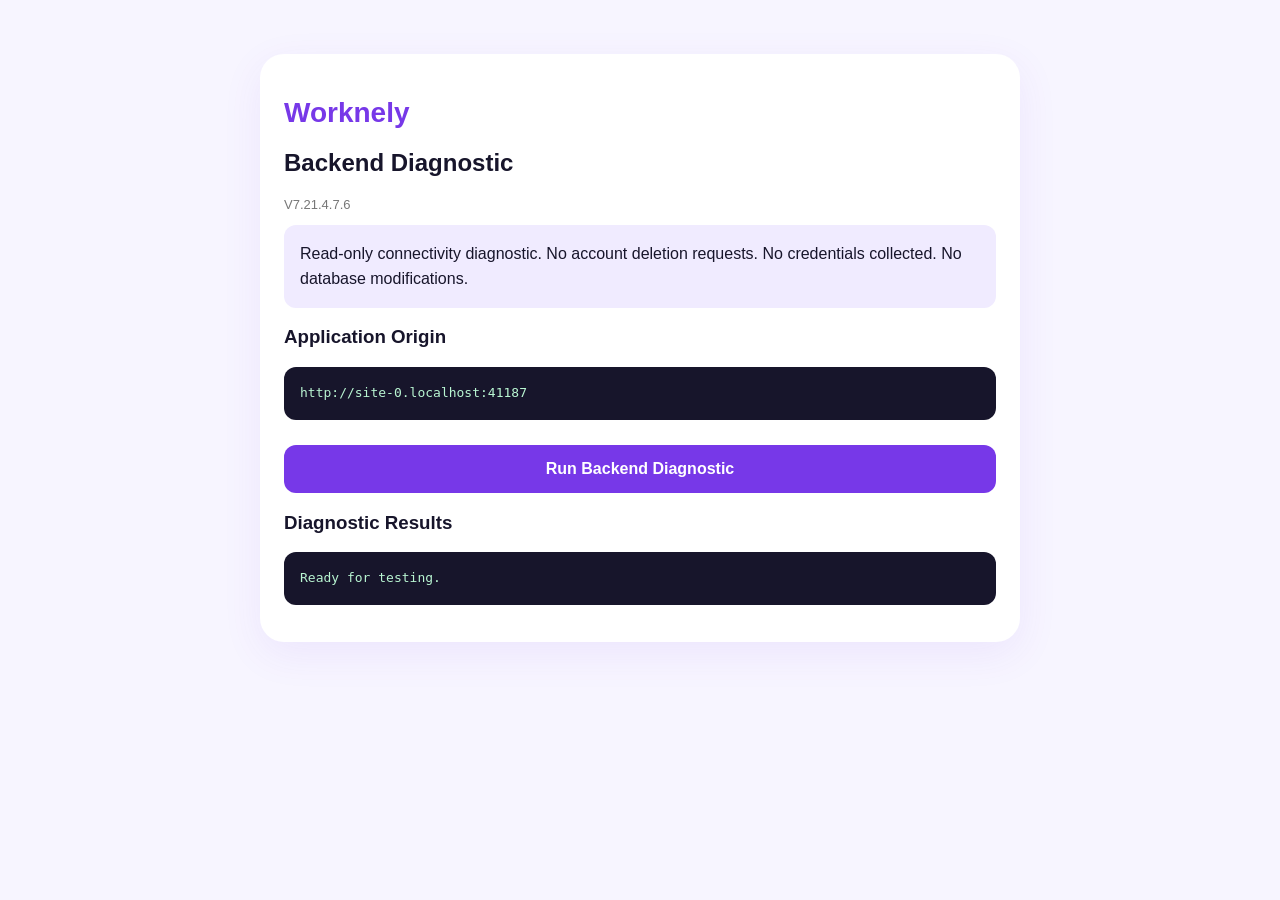
<file: worknely-backend-diagnostic.html>
<!DOCTYPE html>
<html lang="en">
<head>
  <meta charset="UTF-8">
  <meta name="viewport" content="width=device-width, initial-scale=1">
  <meta name="robots" content="noindex, nofollow">
  <title>Worknely Backend Diagnostic</title>
  <style>
    * { box-sizing: border-box; }
    body {
      margin: 0;
      padding: 24px;
      background: #f7f5ff;
      color: #17152b;
      font-family: -apple-system, BlinkMacSystemFont, Arial, sans-serif;
    }
    main {
      max-width: 760px;
      margin: 30px auto;
      background: white;
      padding: 24px;
      border-radius: 24px;
      box-shadow: 0 12px 40px #7738e815;
    }
    h1 {
      color: #7738e8;
      font-size: 28px;
    }
    .version {
      color: #777;
      font-size: 13px;
    }
    .notice {
      background: #f0ebff;
      padding: 16px;
      border-radius: 12px;
      line-height: 1.6;
    }
    button {
      width: 100%;
      min-height: 48px;
      border: 0;
      border-radius: 12px;
      margin-top: 12px;
      padding: 14px;
      background: #7738e8;
      color: white;
      font-size: 16px;
      font-weight: 600;
      cursor: pointer;
    }
    button:disabled {
      opacity: .5;
    }
    pre {
      background: #17152b;
      color: #b9f6d2;
      padding: 16px;
      border-radius: 12px;
      white-space: pre-wrap;
      overflow-wrap: anywhere;
      font-size: 13px;
      line-height: 1.6;
    }
  </style>
</head>
<body>
<main>
  <h1>Worknely</h1>
  <h2>Backend Diagnostic</h2>
  <p class="version">V7.21.4.7.6</p>

  <div class="notice">
    Read-only connectivity diagnostic.
    No account deletion requests.
    No credentials collected.
    No database modifications.
  </div>

  <h3>Application Origin</h3>
  <pre id="origin"></pre>

  <button id="run">
    Run Backend Diagnostic
  </button>

  <h3>Diagnostic Results</h3>
  <pre id="results">Ready for testing.</pre>
</main>

<script>
"use strict";

const VERSION = "7.21.4.7.6";

const EXPECTED_ORIGIN =
  "https://adamdenise.github.io";

const ENDPOINT =
  "https://xuyronnwsokfadnekeir.supabase.co/functions/v1/dynamic-task";

const originOutput =
  document.getElementById("origin");

const results =
  document.getElementById("results");

const button =
  document.getElementById("run");

originOutput.textContent =
  window.location.origin;

function log(message) {
  results.textContent += message + "\n";
}

async function runDiagnostic() {
  button.disabled = true;
  results.textContent = "";

  const controller = new AbortController();

  const timeout = setTimeout(
    () => controller.abort(),
    20000
  );

  try {
    log("WORKNELY BACKEND DIAGNOSTIC");
    log("Version: " + VERSION);
    log("Time: " + new Date().toISOString());
    log("");

    log("Origin: " + window.location.origin);
    log("Expected: " + EXPECTED_ORIGIN);

    if (window.location.origin !== EXPECTED_ORIGIN) {
      log("FAIL: Unexpected application origin.");
      return;
    }

    log("PASS: Application origin verified.");
    log("");
    log("Endpoint: " + ENDPOINT);
    log("Sending non-destructive status request...");

    const response = await fetch(ENDPOINT, {
      method: "POST",
      mode: "cors",
      credentials: "omit",
      cache: "no-store",
      redirect: "error",
      headers: {
        "Content-Type": "application/json"
      },
      body: JSON.stringify({
        action: "status"
      }),
      signal: controller.signal
    });

    const raw = await response.text();

    let payload;

    try {
      payload = JSON.parse(raw);
    } catch {
      payload = null;
    }

    log("");
    log("HTTP Status: " + response.status);
    log("PASS: Browser received backend response.");
    log("");

    if (payload) {
      log(JSON.stringify(payload, null, 2));
    } else {
      log(raw.slice(0, 2000));
    }

    log("");

    if (
      response.status === 401 &&
      payload?.code === "AUTH_REQUIRED"
    ) {
      log("PASS: Allowed origin accepted.");
      log("PASS: Unauthenticated request rejected.");
      log("RESULT: CORS CONNECTIVITY VERIFIED.");
    } else if (
      response.status === 403 &&
      payload?.code === "ORIGIN_NOT_ALLOWED"
    ) {
      log("FAIL: Application origin rejected.");
      log("RESULT: ORIGIN CONFIGURATION ISSUE.");
    } else if (response.status === 401) {
      log("PASS: Browser connectivity.");
      log("Authentication rejected by gateway or backend.");
      log("RESULT: AUTHENTICATION REVIEW REQUIRED.");
    } else {
      log("RESULT: RESPONSE REQUIRES REVIEW.");
    }

  } catch (error) {
    log("");
    log("FAIL: Browser request unsuccessful.");
    log("Error: " + error.name);
    log("Message: " + error.message);
    log("");
    log("Possible causes:");
    log("- CORS preflight rejection");
    log("- Network connectivity");
    log("- Gateway configuration");
    log("- Request timeout");
    log("");
    log("RESULT: FURTHER DIAGNOSTIC REQUIRED.");
  } finally {
    clearTimeout(timeout);
    button.disabled = false;
    log("");
    log("Diagnostic finished.");
    log("No deletion action requested.");
  }
}

button.addEventListener("click", runDiagnostic);
</script>
</body>
</html>
</file>
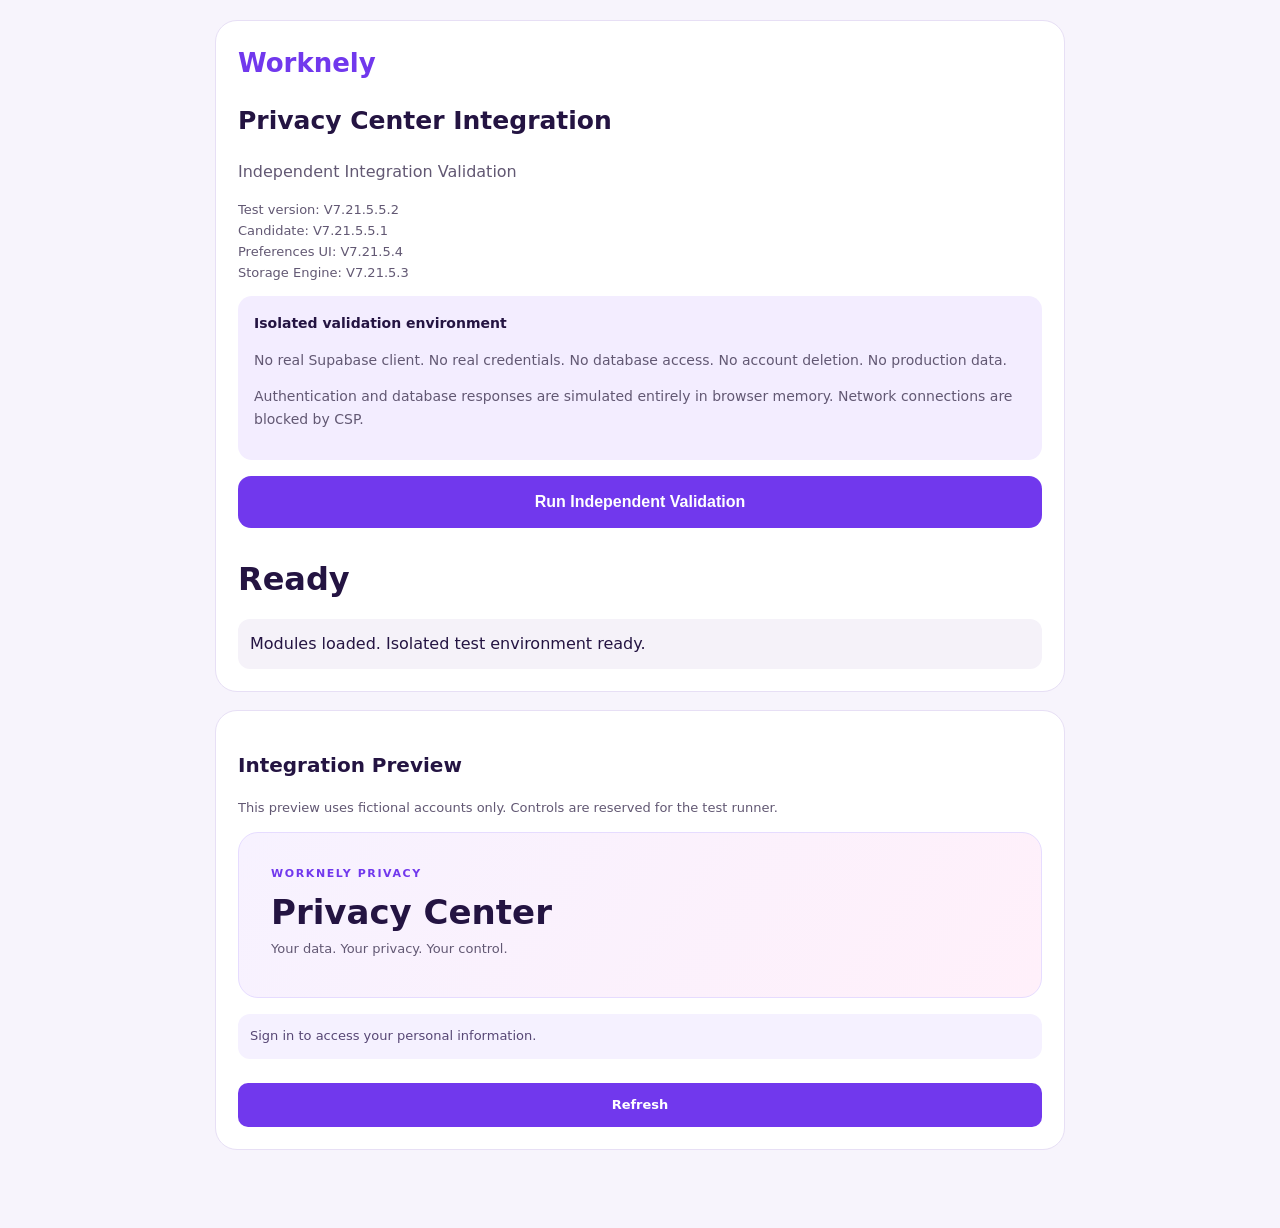
<file: worknely-privacy-center-integration-test.html>
<!DOCTYPE html>
<html lang="en">
<head>
<meta charset="UTF-8">
<meta name="viewport"
      content="width=device-width,initial-scale=1">
<meta name="robots" content="noindex,nofollow">
<meta name="referrer" content="no-referrer">

<meta http-equiv="Content-Security-Policy"
      content="default-src 'none';
      script-src 'self' 'unsafe-inline';
      style-src 'self' 'unsafe-inline';
      connect-src 'none';
      img-src 'none';
      object-src 'none';
      frame-src 'none';
      base-uri 'none';
      form-action 'none'">

<title>Worknely Independent Integration Validation</title>

<style>
* {
  box-sizing: border-box;
}

body {
  margin: 0;
  padding: 20px 14px 60px;
  background: #f7f4fc;
  color: #241442;
  font-family: Inter, system-ui, sans-serif;
  line-height: 1.6;
}

main {
  max-width: 850px;
  margin: auto;
}

.panel {
  background: white;
  border: 1px solid #e7dff5;
  border-radius: 22px;
  padding: 22px;
  margin-bottom: 18px;
}

.brand {
  color: #7138ed;
  font-size: 26px;
  font-weight: 850;
}

h1 {
  font-size: 25px;
  line-height: 1.3;
}

h2 {
  font-size: 20px;
}

p {
  color: #625873;
}

.security {
  background: #f3edff;
  border-radius: 14px;
  padding: 16px;
  font-size: 14px;
}

.run {
  width: 100%;
  min-height: 52px;
  border: 0;
  border-radius: 13px;
  background: #7138ed;
  color: white;
  font-size: 16px;
  font-weight: 750;
  margin: 16px 0;
  cursor: pointer;
}

.run:disabled {
  opacity: .45;
}

.result {
  font-size: 32px;
  font-weight: 850;
  margin: 10px 0;
}

.test {
  display: flex;
  justify-content: space-between;
  align-items: flex-start;
  gap: 14px;
  padding: 12px 0;
  border-bottom: 1px solid #eee9f5;
  font-size: 14px;
}

.pass {
  color: #16743b;
}

.fail {
  color: #b42336;
}

.note {
  background: #f5f2f9;
  border-radius: 12px;
  padding: 12px;
  margin-top: 14px;
  overflow-wrap: anywhere;
}

.small {
  font-size: 13px;
}
</style>
</head>

<body>

<main>

<section class="panel">

  <div class="brand">Worknely</div>

  <h1>Privacy Center Integration</h1>

  <p>Independent Integration Validation</p>

  <p class="small">
    Test version: V7.21.5.5.2<br>
    Candidate: V7.21.5.5.1<br>
    Preferences UI: V7.21.5.4<br>
    Storage Engine: V7.21.5.3
  </p>

  <div class="security">

    <strong>Isolated validation environment</strong>

    <p>
      No real Supabase client.
      No real credentials.
      No database access.
      No account deletion.
      No production data.
    </p>

    <p>
      Authentication and database responses are
      simulated entirely in browser memory.
      Network connections are blocked by CSP.
    </p>

  </div>

  <button
    id="run"
    class="run"
    type="button"
    disabled>
    Run Independent Validation
  </button>

  <div
    id="summary"
    class="result"
    aria-live="polite">
    Loading modules...
  </div>

  <div id="results"></div>

  <div
    id="status"
    class="note"
    role="status">
    Preparing isolated environment.
  </div>

</section>

<section class="panel">

  <h2>Integration Preview</h2>

  <p class="small">
    This preview uses fictional accounts only.
    Controls are reserved for the test runner.
  </p>

  <div id="preview" inert>

    <div id="wnPrivacyCenterMount"></div>

  </div>

</section>

</main>

<script>
(() => {

  "use strict";

  const A = Object.freeze({
    id: "10000000-0000-4000-8000-000000000001",
    email: "account-a@example.invalid"
  });

  const B = Object.freeze({
    id: "10000000-0000-4000-8000-000000000002",
    email: "account-b@example.invalid"
  });

  const TABLES = Object.freeze({
    resumes: 2,
    career_analyses: 4,
    job_applications: 1
  });

  const listeners = new Set();

  const audit = {
    reads: [],
    authReads: 0,
    writeAttempts: 0,
    networkViolations: 0,
    exportRequests: 0,
    exportDownloads: 0,
    exportDiscards: 0,
    deletionChecks: 0,
    deletionRequests: 0
  };

  let user = null;
  let language = "en";
  let identityError = false;

  function session() {

    return user
      ? {
          user: { ...user },
          access_token: "SIMULATED_TOKEN_ONLY"
        }
      : null;
  }

  function rejectWrite() {

    audit.writeAttempts++;

    throw new Error(
      "DATABASE_WRITE_BLOCKED"
    );
  }

  function query(table) {

    let selected = false;
    let validSelection = false;

    const builder = {

      select(columns, options) {

        selected = true;

        validSelection =
          columns === "id" &&
          options?.count === "exact" &&
          options?.head === true;

        return builder;
      },

      async eq(column, value) {

        audit.reads.push({
          table,
          column,
          value
        });

        if (
          !selected ||
          !validSelection ||
          !user ||
          column !== "user_id" ||
          value !== user.id ||
          !Object.prototype.hasOwnProperty.call(
            TABLES, table
          )
        ) {

          return {
            data: null,
            count: null,
            error: {
              message: "MOCK_READ_DENIED"
            }
          };
        }

        return {
          data: null,
          count: TABLES[table],
          error: null
        };
      },

      insert: rejectWrite,
      update: rejectWrite,
      upsert: rejectWrite,
      delete: rejectWrite

    };

    return builder;
  }

  const client = Object.freeze({

    auth: Object.freeze({

      async getUser() {

        audit.authReads++;

        return {
          data: {
            user: identityError || !user
              ? null
              : { ...user }
          },
          error: identityError
            ? { message: "MOCK_AUTH_ERROR" }
            : null
        };
      },

      async getSession() {

        return {
          data: { session: session() },
          error: null
        };
      },

      onAuthStateChange(callback) {

        listeners.add(callback);

        return {
          data: {
            subscription: {
              unsubscribe() {
                listeners.delete(callback);
              }
            }
          }
        };
      }

    }),

    from: query,

    rpc: rejectWrite,

    functions: Object.freeze({
      invoke: rejectWrite
    })

  });

  window.worknelySupabase = client;

  window.WorknelyLocalization = Object.freeze({
    getLanguage() {
      return language;
    }
  });

  window.WorknelyDataExport = Object.freeze({

    version: "7.21.3.3",

    async prepareExport(options) {

      audit.exportRequests++;

      if (
        !user ||
        options?.consent !== true ||
        options.expectedUserId !== user.id
      ) {

        return {
          ok: false,
          code: "MOCK_EXPORT_DENIED"
        };
      }

      return {

        ok: true,

        filename: "mock-export.json",

        size: 256,

        counts: {
          resumes: 2,
          career_analyses: 4,
          job_applications: 1
        },

        async download() {

          audit.exportDownloads++;

          return {
            ok: true,
            initiated: true
          };
        },

        discard() {
          audit.exportDiscards++;
        }
      };
    },

    translate(key) {
      return key;
    }

  });

  window.WorknelyAccountDeletionStatus =
    Object.freeze({

      version: "7.21.4.12.20",

      clear() {},

      translate(key) {
        return "MOCK_DELETION_" + key;
      },

      async checkStatus(options) {

        audit.deletionChecks++;

        const verified = Boolean(
          user &&
          options?.expectedUserId === user.id
        );

        return {
          verified,
          securityLock: true,
          deletionEnabled: false,
          status: verified
            ? "locked"
            : "unavailable"
        };
      },

      deleteAccount() {

        audit.deletionRequests++;

        throw new Error(
          "ACCOUNT_DELETION_BLOCKED"
        );
      }

    });

  document.addEventListener(
    "securitypolicyviolation",
    event => {

      if (
        event.violatedDirective === "connect-src"
      ) {

        audit.networkViolations++;
      }
    }
  );

  function emit(event, nextUser) {

    user = nextUser;

    for (const callback of [...listeners]) {

      callback(event, session());
    }
  }

  window.WN_INTEGRATION_TEST =
    Object.freeze({

      A,
      B,
      TABLES,
      audit,
      client,
      emit,

      setUser(value) {
        user = value;
      },

      setIdentityError(value) {
        identityError = Boolean(value);
      },

      setLanguage(value) {

        language = value;

        document.dispatchEvent(
          new CustomEvent(
            "worknely:languagechange"
          )
        );
      }

    });

})();
</script>

<script
  src="./worknely-privacy-preferences.js?v=7.21.5.3">
</script>

<script
  src="./worknely-privacy-preferences-ui.js?v=7.21.5.4">
</script>

<script
  src="./worknely-privacy-center-v7.21.5.5.1.js?v=7.21.5.5.2">
</script>

<script>
window.addEventListener("load", () => {

  "use strict";

  const $ = id =>
    document.getElementById(id);

  const test = window.WN_INTEGRATION_TEST;

  const center =
    window.WorknelyPrivacyCenter;

  const preferences =
    window.WorknelyPrivacyPreferencesUI;

  const storage =
    window.WorknelyPrivacyPreferences;

  const fields = [
    "analytics_consent",
    "personalization_consent",
    "marketing_consent"
  ];

  const languages = [
    "en", "ro", "it", "de", "fr", "es"
  ];

  const results = [];

  let running = false;

  function root() {
    return $("wnPrivacyCenter");
  }

  function state() {
    return center.getState();
  }

  function uiState() {
    return preferences.getState();
  }

  function host() {
    return $("wnPrivacyPreferencesMount");
  }

  function switchFor(field) {

    return $(
      "wnPrivacyPreferencesUI-" + field
    );
  }

  function buttonFor(label) {

    return Array.from(
      root()?.querySelectorAll("button") || []
    ).find(
      element =>
        element.textContent.trim() === label
    );
  }

  function cardByTitle(title) {

    return Array.from(
      root()?.querySelectorAll(".wnpc-card") || []
    ).find(
      element =>
        element.querySelector("h3")
          ?.textContent === title
    );
  }

  function pause(ms = 80) {

    return new Promise(
      resolve => setTimeout(resolve, ms)
    );
  }

  async function settle() {

    await pause();

    for (let i = 0; i < 100; i++) {

      if (
        !state().loading &&
        !uiState().busy
      ) {

        await pause();

        if (
          !state().loading &&
          !uiState().busy
        ) {

          return true;
        }
      }

      await pause(30);
    }

    throw new Error("SETTLE_TIMEOUT");
  }

  function check(name, condition) {

    const passed = condition === true;

    results.push({
      name,
      passed
    });

    const row =
      document.createElement("div");

    row.className = "test";

    const title =
      document.createElement("span");

    title.textContent = name;

    const value =
      document.createElement("strong");

    value.className =
      passed ? "pass" : "fail";

    value.textContent =
      passed ? "PASS" : "FAIL";

    row.append(title, value);

    $("results").appendChild(row);

    return passed;
  }

  function requireCheck(name, condition) {

    if (!check(name, condition)) {

      throw new Error(name);
    }
  }

  function finish() {

    const passed = results.filter(
      item => item.passed
    ).length;

    const total = results.length;

    $("summary").textContent =
      passed + "/" + total +
      (passed === total
        ? " PASS"
        : " FAIL");

    $("summary").className =
      "result " +
      (passed === total
        ? "pass"
        : "fail");

    $("status").textContent =
      "Database write attempts: " +
      test.audit.writeAttempts +
      " | Blocked network connections: " +
      test.audit.networkViolations +
      " | Account deletion requests: " +
      test.audit.deletionRequests +
      " | Real database tested: NO";
  }

  async function run() {

    if (running) return;

    running = true;

    $("run").disabled = true;

    $("summary").textContent =
      "Running validation...";

    $("results").replaceChildren();

    results.length = 0;

    try {

      requireCheck(
        "01 Privacy Center API loaded",
        Boolean(center)
      );

      requireCheck(
        "02 Correct candidate version",
        center.version === "7.21.5.5.1"
      );

      requireCheck(
        "03 Correct Preferences UI version",
        preferences?.version === "7.21.5.4"
      );

      requireCheck(
        "04 Correct storage engine version",
        storage?.version === "7.21.5.3"
      );

      check(
        "05 Immutable Privacy Center API",
        Object.isFrozen(center)
      );

      check(
        "06 Immutable Preferences UI API",
        Object.isFrozen(preferences)
      );

      check(
        "07 Immutable storage engine API",
        Object.isFrozen(storage)
      );

      check(
        "08 Simulated database client active",
        window.worknelySupabase === test.client
      );

      check(
        "09 Production Supabase SDK not loaded",
        typeof window.supabase === "undefined"
      );

      check(
        "10 Network access denied by CSP",
        document.querySelector(
          'meta[http-equiv="Content-Security-Policy"]'
        )?.content.includes(
          "connect-src 'none'"
        ) === true
      );

      test.emit("SIGNED_OUT", null);

      await settle();

      requireCheck(
        "11 Privacy Center mounted",
        center.mount(
          $("wnPrivacyCenterMount")
        ) === true
      );

      await center.refresh();

      check(
        "12 Signed-out state",
        state().authenticated === false
      );

      check(
        "13 No preferences access while signed out",
        state().preferencesAvailable === false
      );

      check(
        "14 No preferences mount while signed out",
        !host()
      );

      check(
        "15 No private email displayed",
        !root().querySelector(".wnpc-email")
      );

      check(
        "16 Export unavailable while signed out",
        state().exportAvailable === false
      );

      check(
        "17 Account deletion disabled",
        state().deletionEnabled === false
      );

      const self = center.selfTest();

      check(
        "18 Candidate internal self-test",
        self.total > 0 &&
        self.total === self.passed
      );

      check(
        "19 Self-test does not claim live validation",
        self.liveDatabaseTested === false
      );

      test.setUser(test.A);

      requireCheck(
        "20 Simulated account A refresh",
        await center.refresh() === true
      );

      check(
        "21 Account A authenticated",
        state().authenticated === true
      );

      check(
        "22 Account A email displayed",
        root().querySelector(".wnpc-email")
          ?.textContent === test.A.email
      );

      check(
        "23 Preferences integration enabled",
        state().preferencesEnabled === true
      );

      check(
        "24 Preferences available",
        state().preferencesAvailable === true
      );

      check(
        "25 Correct integrated UI version",
        state().preferencesInterfaceVersion ===
          "7.21.5.4"
      );

      check(
        "26 Preferences host created",
        Boolean(host())
      );

      check(
        "27 Actual Preferences UI mounted",
        uiState().mounted === true
      );

      check(
        "28 Single Preferences UI instance",
        document.querySelectorAll(
          "#wnPrivacyPreferencesUI"
        ).length === 1
      );

      check(
        "29 No automatic preference writes",
        state().preferencesAutomaticWrites ===
          false
      );

      check(
        "30 No local private data storage",
        state().localDataStorage === false
      );

      check(
        "31 Preferences not automatically loaded",
        uiState().loaded === false
      );

      check(
        "32 Optional switches disabled before load",
        fields.every(
          field =>
            switchFor(field)?.disabled === true
        )
      );

      check(
        "33 Optional switches initially off",
        fields.every(
          field =>
            switchFor(field)?.checked === false
        )
      );

      check(
        "34 Explicit save disabled before load",
        host()?.querySelector(
          '[data-wnpp-action="save"]'
        )?.disabled === true
      );

      check(
        "35 Withdrawal disabled before load",
        host()?.querySelector(
          '[data-wnpp-action="withdraw"]'
        )?.disabled === true
      );

      check(
        "36 Explicit load control available",
        host()?.querySelector(
          '[data-wnpp-action="reload"]'
        )?.disabled === false
      );

      const inventory =
        cardByTitle("Data Inventory");

      const values = Array.from(
        inventory?.querySelectorAll(
          ".wnpc-value"
        ) || []
      ).map(
        item => item.textContent
      );

      check(
        "37 Resume inventory preserved",
        values[0] === "2"
      );

      check(
        "38 Career inventory preserved",
        values[1] === "4"
      );

      check(
        "39 Job inventory preserved",
        values[2] === "1"
      );

      check(
        "40 Inventory queries scoped to account A",
        test.audit.reads.length >= 3 &&
        test.audit.reads.every(
          item =>
            item.column === "user_id" &&
            item.value === test.A.id
        )
      );

      check(
        "41 Export integration preserved",
        state().exportAvailable === true
      );

      check(
        "42 Privacy Policy card preserved",
        Boolean(cardByTitle("Privacy Policy"))
      );

      check(
        "43 Terms of Service card preserved",
        Boolean(cardByTitle("Terms of Service"))
      );

      check(
        "44 Delete Account card preserved",
        Boolean(cardByTitle("Delete My Account"))
      );

      check(
        "45 Permanent deletion action disabled",
        buttonFor("MOCK_DELETION_disabled")
          ?.disabled === true
      );

      const exportButton =
        buttonFor("Request Data Export");

      requireCheck(
        "46 Existing export request control",
        Boolean(exportButton) &&
          !exportButton.disabled
      );

      exportButton.click();

      check(
        "47 Export confirmation required",
        state().exportStage === "confirm"
      );

      check(
        "48 No export before confirmation",
        test.audit.exportRequests === 0
      );

      const cancelButton =
        buttonFor("Cancel");

      requireCheck(
        "49 Export cancellation control present",
        Boolean(cancelButton)
      );

      cancelButton.click();

      check(
        "50 Export cancellation resets stage",
        state().exportStage === "idle"
      );

      check(
        "51 Preferences remounted after export UI",
        uiState().mounted === true &&
        document.querySelectorAll(
          "#wnPrivacyPreferencesUI"
        ).length === 1
      );

      buttonFor("Request Data Export")?.click();

      buttonFor(
        "Confirm & Prepare Export"
      )?.click();

      await settle();

      check(
        "52 Simulated export preparation",
        state().exportStage === "ready" &&
        test.audit.exportRequests === 1
      );

      check(
        "53 Simulated export download available",
        Boolean(
          buttonFor("Download My Data")
        )
      );

      buttonFor("Download My Data")?.click();

      await settle();

      check(
        "54 Simulated export download completed",
        state().exportStage === "done" &&
        test.audit.exportDownloads === 1
      );

      check(
        "55 Simulated export discarded",
        test.audit.exportDiscards >= 1
      );

      const statusButton =
        buttonFor("MOCK_DELETION_check");

      requireCheck(
        "56 Read-only deletion status control",
        Boolean(statusButton) &&
        !statusButton.disabled
      );

      statusButton.click();

      await settle();

      check(
        "57 Simulated security lock verified",
        root().textContent.includes(
          "MOCK_DELETION_locked"
        ) &&
        test.audit.deletionChecks === 1
      );

      check(
        "58 Deletion remains disabled",
        state().deletionEnabled === false
      );

      let number = 59;

      for (const lang of languages) {

        test.setLanguage(lang);

        check(
          String(number++) +
          " Privacy Center language: " + lang,
          state().language === lang &&
          root().lang === lang
        );

        check(
          String(number++) +
          " Preferences UI language: " + lang,
          uiState().language === lang &&
          uiState().mounted === true
        );

      }

      test.setLanguage("en");

      check(
        "71 Six supported languages preserved",
        state().supportedLanguages.length === 6 &&
        languages.every(
          lang =>
            state().supportedLanguages.includes(lang)
        )
      );

      const offset =
        test.audit.reads.length;

      test.emit("SIGNED_IN", test.B);

      await settle();

      check(
        "72 Previous account email removed",
        !root().textContent.includes(
          test.A.email
        )
      );

      check(
        "73 Account B visible after identity change",
        root().querySelector(".wnpc-email")
          ?.textContent === test.B.email
      );

      const newReads =
        test.audit.reads.slice(offset);

      check(
        "74 New inventory queries scoped to B",
        newReads.length >= 3 &&
        newReads.every(
          item => item.value === test.B.id
        )
      );

      check(
        "75 Preferences state reset for account B",
        uiState().mounted === true &&
        uiState().loaded === false &&
        uiState().dirty === false
      );

      test.emit(
        "PASSWORD_RECOVERY",
        test.B
      );

      await settle();

      check(
        "76 Recovery mode recognized",
        state().recoveryMode === true
      );

      check(
        "77 Preferences blocked during recovery",
        state().preferencesAvailable === false &&
        !host()
      );

      check(
        "78 Export blocked during recovery",
        state().exportAvailable === false
      );

      check(
        "79 Private email removed during recovery",
        !root().querySelector(".wnpc-email")
      );

      test.emit("SIGNED_OUT", null);

      await settle();

      check(
        "80 Signed-out recovery state reset",
        state().recoveryMode === false &&
        state().authenticated === false
      );

      test.setUser(test.A);

      await center.refresh();

      test.setIdentityError(true);

      const failedRefresh =
        await center.refresh();

      check(
        "81 Identity failure rejected",
        failedRefresh === false &&
        state().authenticated === false
      );

      check(
        "82 Preferences hidden on identity failure",
        state().preferencesAvailable === false &&
        !host()
      );

      test.setIdentityError(false);

      await center.refresh();

      const savedUI =
        window.WorknelyPrivacyPreferencesUI;

      window.WorknelyPrivacyPreferencesUI =
        Object.freeze({
          version: "INCOMPATIBLE"
        });

      document.dispatchEvent(
        new CustomEvent(
          "worknely:privacypreferencesuiready"
        )
      );

      check(
        "83 Incompatible UI version rejected",
        state().preferencesEnabled === false &&
        !host()
      );

      window.WorknelyPrivacyPreferencesUI =
        savedUI;

      document.dispatchEvent(
        new CustomEvent(
          "worknely:privacypreferencesuiready"
        )
      );

      check(
        "84 Compatible UI restored",
        state().preferencesEnabled === true &&
        Boolean(host())
      );

      center.clear();

      check(
        "85 Clearing removes private account data",
        state().authenticated === false &&
        !root().querySelector(".wnpc-email")
      );

      check(
        "86 Clearing destroys Preferences UI",
        uiState().mounted === false &&
        !host()
      );

      test.emit("SIGNED_OUT", null);

      await settle();

      check(
        "87 Final signed-out state",
        state().authenticated === false &&
        state().preferencesAvailable === false
      );

      check(
        "88 No database write attempts",
        test.audit.writeAttempts === 0
      );

      check(
        "89 No blocked network connection attempts",
        test.audit.networkViolations === 0
      );

      check(
        "90 No account deletion requests",
        test.audit.deletionRequests === 0
      );

    } catch (error) {

      check(
        "Validation interrupted: " +
        String(error?.message || "UNKNOWN"),
        false
      );

    } finally {

      try {

        test.setIdentityError(false);

        test.emit("SIGNED_OUT", null);

        preferences?.destroy();

        storage?.clear();

        center?.clear();

      } catch {

        check(
          "Final environment cleanup",
          false
        );
      }

      if (test) {

        finish();

      } else {

        $("summary").textContent =
          "ENVIRONMENT UNAVAILABLE";
      }

      running = false;

      $("run").disabled = true;

      $("run").textContent =
        "Validation completed — reload to repeat";
    }
  }

  $("run").addEventListener("click", run);

  if (
    !test ||
    !center ||
    !preferences ||
    !storage
  ) {

    $("summary").textContent =
      "MODULE LOAD FAILED";

    $("summary").className =
      "result fail";

    $("status").textContent =
      "Check repository file names and " +
      "GitHub Pages deployment.";

    return;
  }

  $("summary").textContent =
    "Ready";

  $("status").textContent =
    "Modules loaded. Isolated test environment ready.";

  $("run").disabled = false;

}, { once: true });
</script>

</body>
</html>
</file>
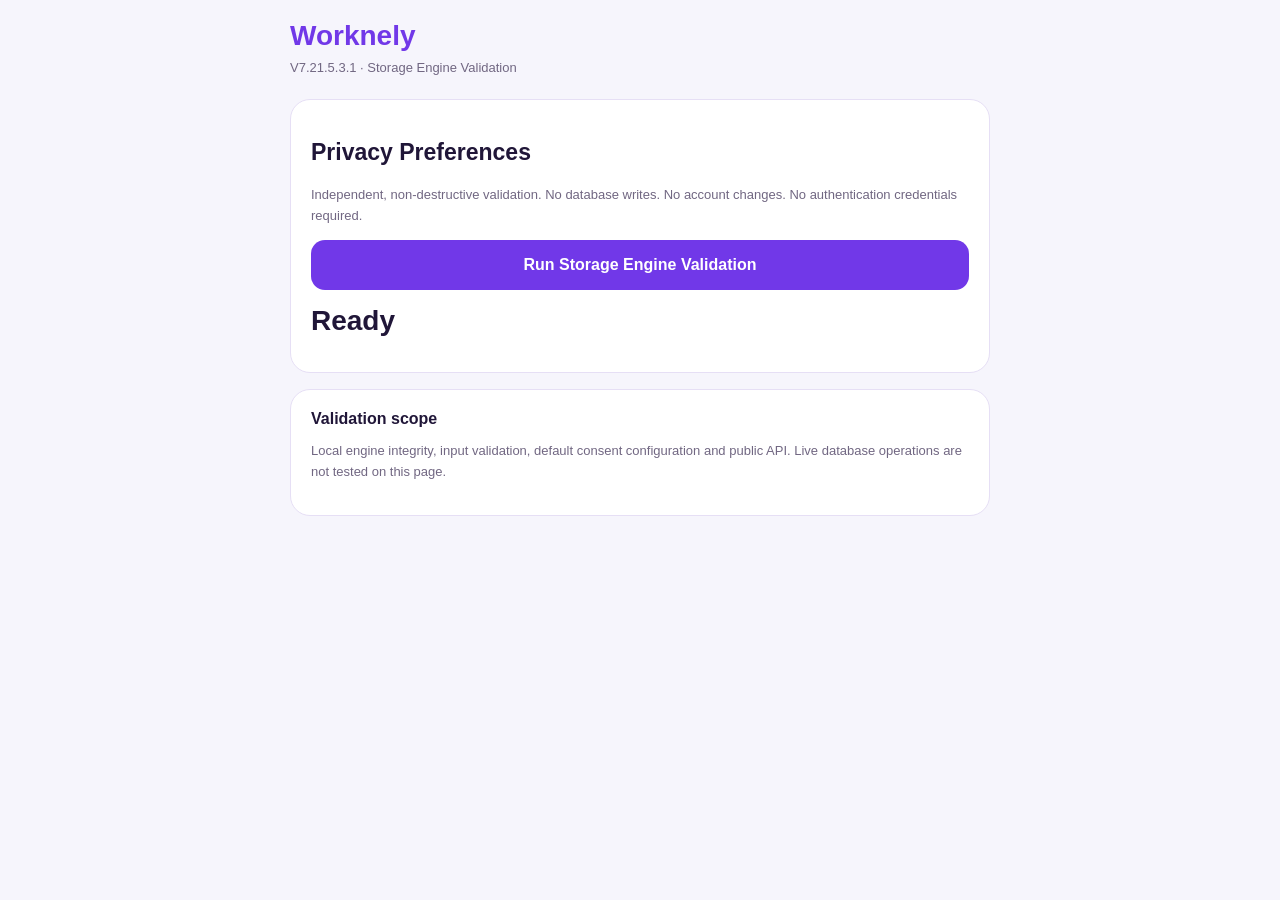
<file: worknely-privacy-preferences-test.html>
<!DOCTYPE html>
<html lang="en">
<head>
<meta charset="UTF-8">
<meta name="viewport"
content="width=device-width, initial-scale=1">

<title>Worknely Privacy Preferences Validation</title>
<meta name="robots" content="noindex,nofollow">

<style>
* {
  box-sizing: border-box;
}

body {
  margin: 0;
  padding: 20px;
  background: #f6f5fc;
  color: #201638;
  font-family: -apple-system,
    BlinkMacSystemFont, Arial, sans-serif;
}

main {
  max-width: 700px;
  margin: auto;
}

.brand {
  color: #7138e8;
  font-size: 28px;
  font-weight: 800;
}

.version {
  color: #716782;
  font-size: 13px;
  margin: 8px 0 24px;
}

.card {
  background: white;
  padding: 20px;
  border-radius: 20px;
  border: 1px solid #e6dff5;
  margin-bottom: 16px;
}

h1 {
  font-size: 23px;
}

button {
  width: 100%;
  border: 0;
  border-radius: 14px;
  padding: 16px;
  background: #7138e8;
  color: white;
  font-size: 16px;
  font-weight: 700;
  cursor: pointer;
}

button:disabled {
  opacity: .6;
}

.result {
  padding: 13px 0;
  border-bottom: 1px solid #eee;
  display: flex;
  justify-content: space-between;
  align-items: center;
  gap: 12px;
  font-size: 14px;
}

.pass {
  color: #15803d;
  font-weight: 700;
}

.fail {
  color: #b91c1c;
  font-weight: 700;
}

.summary {
  font-size: 28px;
  font-weight: 800;
  margin: 15px 0;
}

.note {
  color: #716782;
  font-size: 13px;
  line-height: 1.6;
}

</style>
</head>

<body>
<main>

<div class="brand">Worknely</div>

<div class="version">
V7.21.5.3.1 · Storage Engine Validation
</div>

<section class="card">

<h1>Privacy Preferences</h1>

<p class="note">
Independent, non-destructive validation.
No database writes. No account changes.
No authentication credentials required.
</p>

<button id="runTest" type="button">
Run Storage Engine Validation
</button>

<div id="summary"
class="summary"
role="status"
aria-live="polite">
Ready
</div>

<div id="results"></div>

</section>

<section class="card">

<strong>Validation scope</strong>

<p class="note">
Local engine integrity, input validation,
default consent configuration and public API.
Live database operations are not tested
on this page.
</p>

</section>

</main>

<script src="worknely-privacy-preferences.js?v=7.21.5.3"></script>

<script>
(function () {
  "use strict";

  const EXPECTED_VERSION = "7.21.5.3";

  const button =
    document.getElementById("runTest");

  const summary =
    document.getElementById("summary");

  const results =
    document.getElementById("results");

  function addResult(name, passed) {

    const row =
      document.createElement("div");

    row.className = "result";

    const label =
      document.createElement("span");

    label.textContent = name;

    const status =
      document.createElement("span");

    status.textContent =
      passed ? "PASS" : "FAIL";

    status.className =
      passed ? "pass" : "fail";

    row.append(label, status);

    results.appendChild(row);
  }

  function run() {

    button.disabled = true;
    results.replaceChildren();

    summary.textContent = "Running...";
    summary.className = "summary";

    const tests = [];

    function test(name, callback) {

      let passed = false;

      try {
        passed = callback() === true;
      } catch {
        passed = false;
      }

      tests.push(passed);

      addResult(name, passed);
    }

    try {

      const engine =
        window.WorknelyPrivacyPreferences;

      test(
        "Engine loaded",
        () => Boolean(engine)
      );

      test(
        "Correct engine version",
        () => engine.version ===
          EXPECTED_VERSION
      );

      test(
        "Public API available",
        () => [
          "getDefaults",
          "load",
          "save",
          "withdrawAll",
          "clear",
          "getState",
          "selfTest"
        ].every(
          key =>
            typeof engine[key] === "function"
        )
      );

      test(
        "Public API immutable",
        () => Object.isFrozen(engine)
      );

      test(
        "Consent version",
        () => engine.consentVersion === "1.0"
      );

      test(
        "Engine initially idle",
        () => engine.getState().busy === false
      );

      test(
        "Automatic insert disabled",
        () =>
          engine.getState().automaticInsert
          === false
      );

      test(
        "Automatic consent disabled",
        () =>
          engine.getState().automaticConsent
          === false
      );

      test(
        "Persistent cache disabled",
        () =>
          engine.getState().persistentCache
          === false
      );

      test(
        "Default consent values",
        () => {
          const d = engine.getDefaults();

          return (
            d.analytics_consent === false &&
            d.personalization_consent === false &&
            d.marketing_consent === false
          );
        }
      );

      let internal = null;

      try {
        internal = engine.selfTest();
      } catch {
        internal = null;
      }

      test(
        "Internal test suite integrity",
        () =>
          internal.version ===
            EXPECTED_VERSION &&
          internal.total === 12 &&
          internal.tests.length === 12 &&
          internal.passed === 12 &&
          internal.ok === true &&
          internal.databaseWrites === false
      );

      if (
        internal &&
        Array.isArray(internal.tests) &&
        internal.tests.length === 12
      ) {

        for (const item of internal.tests) {

          test(
            "Internal: " + item.name,
            () => item.passed === true
          );

        }

      } else {

        for (let i = 1; i <= 12; i++) {

          test(
            "Internal test " + i,
            () => false
          );

        }
      }

      test(
        "Session invalidation API",
        () => {
          const result = engine.clear();

          return (
            result.ok === true &&
            result.cleared === true &&
            result.version === EXPECTED_VERSION
          );
        }
      );

      const passed =
        tests.filter(Boolean).length;

      const total = tests.length;

      const success =
        passed === total && total === 24;

      summary.textContent =
        passed + "/" + total +
        (success ? " PASS" : " FAIL");

      summary.className =
        "summary " +
        (success ? "pass" : "fail");

    } catch {

      summary.textContent =
        "VALIDATION FAILED";

      summary.className =
        "summary fail";

    } finally {

      button.disabled = false;

    }
  }

  button.addEventListener("click", run);

})();
</script>

</body>
</html>
</file>
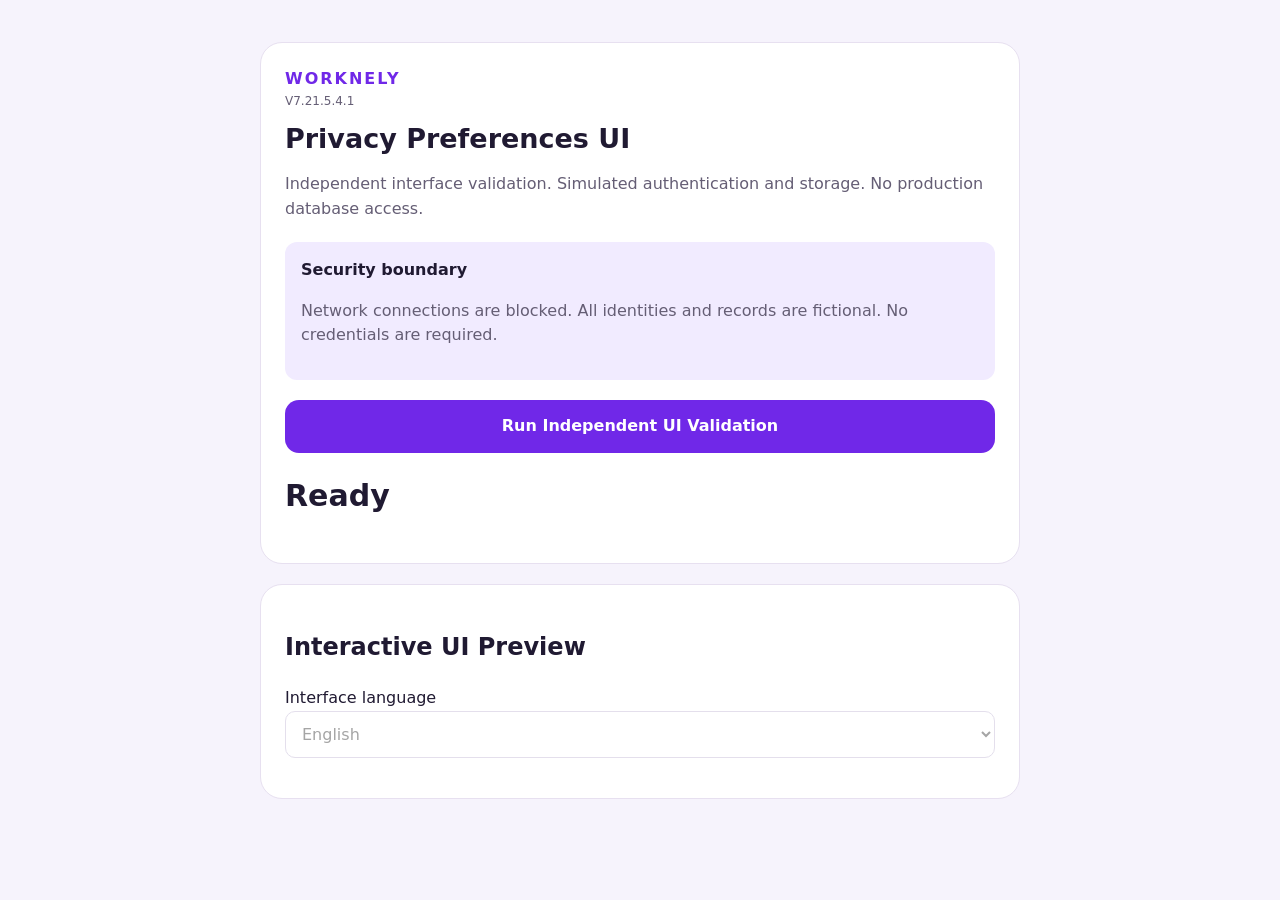
<file: worknely-privacy-preferences-ui-test.html>
<!DOCTYPE html>
<html lang="en">
<head>
  <meta charset="UTF-8">
  <meta name="viewport"
        content="width=device-width, initial-scale=1">
  <meta name="robots" content="noindex,nofollow">
  <meta http-equiv="Content-Security-Policy"
        content="default-src 'none'; script-src 'self' 'unsafe-inline'; style-src 'unsafe-inline'; connect-src 'none'; base-uri 'none'; form-action 'none';">

  <title>Worknely Privacy UI Validation</title>

  <style>
    * { box-sizing: border-box; }

    body {
      margin: 0;
      padding: 18px;
      background: #f6f3fc;
      color: #201a32;
      font-family: Inter, system-ui, sans-serif;
      line-height: 1.55;
    }

    main {
      max-width: 760px;
      margin: 24px auto;
    }

    .panel {
      background: white;
      border: 1px solid #e7e0f0;
      border-radius: 22px;
      padding: 24px;
      margin-bottom: 20px;
    }

    h1 {
      font-size: 27px;
      line-height: 1.25;
      margin: 12px 0;
    }

    p { color: #655e75; }

    .brand {
      color: #7028e8;
      font-weight: 800;
      letter-spacing: 2px;
    }

    .version {
      font-size: 12px;
      color: #655e75;
    }

    .boundary {
      background: #f1ebff;
      padding: 16px;
      border-radius: 12px;
      margin: 20px 0;
    }

    .primary {
      width: 100%;
      min-height: 52px;
      padding: 14px;
      border: 0;
      border-radius: 14px;
      background: #7028e8;
      color: white;
      font: inherit;
      font-weight: 700;
      cursor: pointer;
    }

    .primary:disabled {
      opacity: .5;
    }

    #summary {
      font-size: 30px;
      font-weight: 800;
      margin: 20px 0;
    }

    .pass { color: #16803d; }
    .fail { color: #b91c1c; }

    .result {
      display: flex;
      justify-content: space-between;
      align-items: center;
      gap: 16px;
      padding: 13px 0;
      border-bottom: 1px solid #ece8f1;
      font-size: 14px;
    }

    .result strong {
      flex-shrink: 0;
    }

    #language {
      width: 100%;
      padding: 12px;
      border: 1px solid #d9d2e5;
      border-radius: 10px;
      background: white;
      font: inherit;
      margin-bottom: 16px;
    }
  </style>
</head>

<body>
<main>

  <section class="panel">
    <div class="brand">WORKNELY</div>
    <div class="version">V7.21.5.4.1</div>

    <h1>Privacy Preferences UI</h1>

    <p>
      Independent interface validation.
      Simulated authentication and storage.
      No production database access.
    </p>

    <div class="boundary">
      <strong>Security boundary</strong>
      <p>
        Network connections are blocked.
        All identities and records are fictional.
        No credentials are required.
      </p>
    </div>

    <button id="run" class="primary">
      Run Independent UI Validation
    </button>

    <div id="summary" role="status"
         aria-live="polite">
      Ready
    </div>

    <div id="results"></div>
  </section>

  <section class="panel">
    <h2>Interactive UI Preview</h2>

    <label for="language">
      Interface language
    </label>

    <select id="language" disabled>
      <option value="en">English</option>
      <option value="ro">Română</option>
      <option value="it">Italiano</option>
      <option value="de">Deutsch</option>
      <option value="fr">Français</option>
      <option value="es">Español</option>
    </select>

    <div id="preview"></div>
  </section>

</main>

<script>
(function () {
  "use strict";

  const UID_A =
    "11111111-1111-4111-8111-111111111111";

  const UID_B =
    "22222222-2222-4222-8222-222222222222";

  const CONSENT_VERSION = "1.0";

  const FIELDS = [
    "analytics_consent",
    "personalization_consent",
    "marketing_consent"
  ];

  const records = new Map();
  const listeners = new Set();

  let currentUser = UID_A;
  let writeCount = 0;
  let readCount = 0;
  let revision = 0;
  let failNextLoad = false;
  let failNextSave = false;
  let running = false;

  function clone(value) {
    return JSON.parse(JSON.stringify(value));
  }

  function defaults(uid) {
    return {
      user_id: uid,
      analytics_consent: false,
      personalization_consent: false,
      marketing_consent: false,
      consent_version: CONSENT_VERSION,
      created_at: null,
      updated_at: null
    };
  }

  function session() {
    return currentUser
      ? {
          user: { id: currentUser },
          access_token: "SIMULATED_TOKEN_ONLY"
        }
      : null;
  }

  function changeIdentity(uid) {
    currentUser = uid;

    for (const callback of listeners) {
      callback(
        uid ? "SIGNED_IN" : "SIGNED_OUT",
        session()
      );
    }
  }

  function failure(code) {
    return {
      ok: false,
      version: "7.21.5.3",
      code
    };
  }

  function response(uid) {
    return {
      ok: true,
      version: "7.21.5.3",
      exists: records.has(uid),
      preferences: clone(
        records.get(uid) || defaults(uid)
      )
    };
  }

  function store(payload, uid) {
    if (!currentUser || currentUser !== uid) {
      return failure("OWNER_MISMATCH");
    }

    if (failNextSave) {
      failNextSave = false;
      return failure("SAVE_FAILED");
    }

    if (!FIELDS.every(
      field => typeof payload[field] === "boolean"
    )) {
      return failure("INVALID_PREFERENCES");
    }

    revision += 1;

    const timestamp = new Date(
      Date.UTC(2026, 0, 1) + revision * 1000
    ).toISOString();

    const previous = records.get(uid);

    const row = {
      ...defaults(uid),
      analytics_consent:
        payload.analytics_consent,
      personalization_consent:
        payload.personalization_consent,
      marketing_consent:
        payload.marketing_consent,
      created_at:
        previous?.created_at || timestamp,
      updated_at: timestamp
    };

    records.set(uid, row);
    writeCount += 1;

    window.dispatchEvent(
      new CustomEvent(
        "worknely:privacypreferenceschange"
      )
    );

    return response(uid);
  }

  // Fictional authentication client.

  window.worknelySupabase = Object.freeze({
    auth: Object.freeze({

      async getUser() {
        return {
          data: {
            user: currentUser
              ? { id: currentUser }
              : null
          },
          error: currentUser
            ? null
            : { message: "SIGNED_OUT" }
        };
      },

      async getSession() {
        return {
          data: { session: session() },
          error: null
        };
      },

      onAuthStateChange(callback) {
        listeners.add(callback);

        return {
          data: {
            subscription: {
              unsubscribe() {
                listeners.delete(callback);
              }
            }
          }
        };
      }

    })
  });

  // Fictional storage engine.
  // No fetch, Supabase SDK or network calls.

  window.WorknelyPrivacyPreferences =
    Object.freeze({

      version: "7.21.5.3",
      consentVersion: CONSENT_VERSION,

      async load(uid) {
        readCount += 1;

        if (failNextLoad) {
          failNextLoad = false;
          return failure("LOAD_FAILED");
        }

        if (!currentUser || currentUser !== uid) {
          return failure("OWNER_MISMATCH");
        }

        return response(uid);
      },

      async save(payload, uid) {
        return store(payload, uid);
      },

      async withdrawAll(uid) {
        return store(defaults(uid), uid);
      },

      clear() {
        return true;
      },

      getState() {
        return Object.freeze({
          version: "7.21.5.3",
          busy: false
        });
      }

    });

  window.WNPrivacyUITest = Object.freeze({

    UID_A,
    UID_B,
    FIELDS: Object.freeze(FIELDS),

    reset() {
      records.clear();
      currentUser = UID_A;
      writeCount = 0;
      readCount = 0;
      revision = 0;
      failNextLoad = false;
      failNextSave = false;
    },

    identity: changeIdentity,

    counts() {
      return {
        writes: writeCount,
        reads: readCount,
        records: records.size
      };
    },

    record(uid) {
      return records.has(uid)
        ? clone(records.get(uid))
        : null;
    },

    failLoad() {
      failNextLoad = true;
    },

    failSave() {
      failNextSave = true;
    },

    stale(uid) {
      const row = records.get(uid);

      if (row) {
        revision += 1;

        records.set(uid, {
          ...row,
          updated_at: new Date(
            Date.UTC(2026, 0, 1) +
            revision * 1000
          ).toISOString()
        });
      }
    },

    isRunning() {
      return running;
    },

    setRunning(value) {
      running = Boolean(value);
    }

  });

})();
</script>

<script src="worknely-privacy-preferences-ui.js?v=7.21.5.4"></script>

<script>
(function () {
  "use strict";

  const runButton =
    document.getElementById("run");

  const summary =
    document.getElementById("summary");

  const results =
    document.getElementById("results");

  const language =
    document.getElementById("language");

  const mock = window.WNPrivacyUITest;

  const ROOT = "wnPrivacyPreferencesUI";

  function ui() {
    return window.WorknelyPrivacyPreferencesUI;
  }

  function root() {
    return document.getElementById(ROOT);
  }

  function input(field) {
    return document.getElementById(
      ROOT + "-" + field
    );
  }

  function action(name) {
    return root()?.querySelector(
      "[data-wnpp-action='" + name + "']"
    );
  }

  function allOff() {
    return mock.FIELDS.every(field => {
      const node = input(field);
      return node && node.checked === false;
    });
  }

  function allDisabled() {
    return mock.FIELDS.every(field => {
      const node = input(field);
      return node && node.disabled === true;
    });
  }

  function change(field, value) {
    const node = input(field);

    if (!node || node.disabled) {
      throw new Error("CONTROL_UNAVAILABLE");
    }

    node.checked = value;

    node.dispatchEvent(
      new Event("change", { bubbles: true })
    );
  }

  function addResult(name, passed) {
    const row = document.createElement("div");
    row.className = "result";

    const label = document.createElement("span");
    label.textContent = name;

    const state = document.createElement("strong");
    state.textContent = passed ? "PASS" : "FAIL";
    state.className = passed ? "pass" : "fail";

    row.append(label, state);
    results.appendChild(row);
  }

  async function run() {
    if (mock.isRunning()) return;

    mock.setRunning(true);

    runButton.disabled = true;
    language.disabled = true;

    results.replaceChildren();

    summary.className = "";
    summary.textContent = "Running...";

    let passed = 0;
    let total = 0;

    async function test(name, callback) {
      total += 1;

      let success = false;

      try {
        success = await callback() === true;
      } catch {
        success = false;
      }

      if (success) passed += 1;

      addResult(name, success);

      summary.textContent =
        passed + "/" + total + " running";
    }

    try {
      ui()?.destroy();
      mock.reset();

      await test(
        "UI module loaded",
        () => Boolean(ui())
      );

      if (!ui()) {
        throw new Error("UI_MODULE_MISSING");
      }

      await test(
        "Correct UI version",
        () => ui().version === "7.21.5.4"
      );

      await test(
        "Correct engine compatibility",
        () => ui().engineVersion === "7.21.5.3"
      );

      await test(
        "Immutable public API",
        () => Object.isFrozen(ui())
      );

      await test(
        "Public lifecycle methods",
        () => [
          "mount",
          "refresh",
          "save",
          "withdrawAll",
          "setLanguage",
          "clear",
          "destroy",
          "getState",
          "selfTest"
        ].every(
          key => typeof ui()[key] === "function"
        )
      );

      const internal = ui().selfTest();

      for (const item of internal.tests) {
        await test(
          "Internal: " + item.name,
          () => item.passed === true
        );
      }

      await test(
        "Mount successful",
        () => ui().mount(
          "preview",
          { language: "en" }
        ) === true && Boolean(root())
      );

      await test(
        "Mount performs no database reads or writes",
        () => mock.counts().writes === 0 &&
              mock.counts().reads === 0
      );

      await test(
        "Initial optional controls disabled",
        allDisabled
      );

      await test(
        "Initial optional consent off",
        allOff
      );

      await test(
        "Initial save disabled",
        () => action("save")?.disabled === true
      );

      await test(
        "Authenticated preference load",
        async () => {
          const result = await ui().refresh();

          return result.ok === true &&
            ui().getState().loaded === true;
        }
      );

      await test(
        "Read does not create preferences",
        () => mock.counts().writes === 0 &&
              mock.counts().records === 0
      );

      await test(
        "Default consent remains disabled",
        allOff
      );

      await test(
        "Controls enabled after loading",
        () => mock.FIELDS.every(
          field => input(field)?.disabled === false
        )
      );

      await test(
        "Independent analytics draft",
        () => {
          change("analytics_consent", true);

          return input("analytics_consent").checked &&
            !input("personalization_consent").checked &&
            !input("marketing_consent").checked;
        }
      );

      await test(
        "Draft marked as unsaved",
        () => ui().getState().dirty === true
      );

      await test(
        "Toggle does not automatically save",
        () => mock.counts().writes === 0
      );

      await test(
        "Explicit save succeeds",
        async () => {
          const result = await ui().save();

          return result.ok === true &&
            mock.counts().writes === 1;
        }
      );

      await test(
        "Correct owner and consent persisted",
        () => {
          const row = mock.record(mock.UID_A);

          return row?.user_id === mock.UID_A &&
            row.analytics_consent === true &&
            row.personalization_consent === false &&
            row.marketing_consent === false;
        }
      );

      await test(
        "Saved draft becomes clean",
        () => ui().getState().dirty === false
      );

      await test(
        "Reload restores saved consent",
        async () => {
          const result = await ui().refresh();

          return result.ok === true &&
            input("analytics_consent").checked === true;
        }
      );

      await test(
        "All three optional choices editable",
        () => {
          change("personalization_consent", true);
          change("marketing_consent", true);

          return mock.FIELDS.every(
            field => input(field).checked === true
          );
        }
      );

      await test(
        "All choices explicitly saved",
        async () => {
          const result = await ui().save();
          const row = mock.record(mock.UID_A);

          return result.ok === true &&
            mock.FIELDS.every(
              field => row[field] === true
            );
        }
      );

      await test(
        "Withdraw all optional consent",
        async () => {
          const result = await ui().withdrawAll();
          const row = mock.record(mock.UID_A);

          return result.ok === true &&
            allOff() &&
            mock.FIELDS.every(
              field => row[field] === false
            );
        }
      );

      const expectedTitles = {
        en: "Privacy Preferences",
        ro: "Preferințe de confidențialitate",
        it: "Preferenze sulla privacy",
        de: "Datenschutzeinstellungen",
        fr: "Préférences de confidentialité",
        es: "Preferencias de privacidad"
      };

      for (const code of Object.keys(expectedTitles)) {
        await test(
          "Language rendering: " +
            code.toUpperCase(),
          () => {
            ui().setLanguage(code);

            return root()?.lang === code &&
              root()?.querySelector("h2")
                ?.textContent === expectedTitles[code];
          }
        );
      }

      await test(
        "Unsupported language fallback",
        () => ui().setLanguage("unknown") === "en" &&
              root()?.lang === "en"
      );

      await test(
        "Language change preserves draft",
        () => {
          change("analytics_consent", true);
          ui().setLanguage("ro");

          return input("analytics_consent").checked &&
            ui().getState().dirty;
        }
      );

      ui().setLanguage("en");

      await test(
        "Concurrent operation rejected",
        async () => {
          const first = ui().save();
          const second = await ui().save();
          const completed = await first;

          return second.ok === false &&
            completed.ok === true;
        }
      );

      await test(
        "Stale snapshot prevents overwrite",
        async () => {
          change("marketing_consent", true);

          const before = mock.counts().writes;

          mock.stale(mock.UID_A);

          const result = await ui().save();

          return result.ok === false &&
            mock.counts().writes === before &&
            allDisabled();
        }
      );

      await test(
        "Recovery after stale snapshot",
        async () => {
          const result = await ui().refresh();

          return result.ok === true &&
            ui().getState().loaded;
        }
      );

      await test(
        "Failed save does not write",
        async () => {
          change("marketing_consent", true);

          const before = mock.counts().writes;

          mock.failSave();

          const result = await ui().save();

          return result.ok === false &&
            mock.counts().writes === before &&
            allDisabled();
        }
      );

      await test(
        "Recovery after failed save",
        async () => {
          const result = await ui().refresh();
          return result.ok === true;
        }
      );

      await test(
        "Account switch clears previous state",
        () => {
          mock.identity(mock.UID_B);

          return ui().getState().loaded === false &&
            allOff() &&
            allDisabled();
        }
      );

      await test(
        "Second account starts independently",
        async () => {
          const result = await ui().refresh();

          return result.ok === true &&
            allOff() &&
            mock.record(mock.UID_B) === null;
        }
      );

      await test(
        "Second account cannot inherit first consent",
        () => mock.record(mock.UID_A)
                ?.analytics_consent === true &&
              allOff()
      );

      await test(
        "Sign-out clears private interface state",
        () => {
          mock.identity(null);

          return ui().getState().loaded === false &&
            allDisabled() &&
            allOff();
        }
      );

      await test(
        "Signed-out save blocked",
        async () => {
          const before = mock.counts().writes;
          const result = await ui().save();

          return result.ok === false &&
            mock.counts().writes === before;
        }
      );

      await test(
        "Signed-out refresh blocked",
        async () => {
          const result = await ui().refresh();

          return result.ok === false &&
            allDisabled();
        }
      );

      await test(
        "Authenticated load failure handled",
        async () => {
          mock.identity(mock.UID_A);
          mock.failLoad();

          const result = await ui().refresh();

          return result.ok === false &&
            allDisabled();
        }
      );

      await test(
        "Recovery after failed load",
        async () => {
          const result = await ui().refresh();

          return result.ok === true &&
            ui().getState().loaded;
        }
      );

      await test(
        "Accessible switch labels",
        () => mock.FIELDS.every(field => {
          const node = input(field);

          return node?.getAttribute("role") === "switch" &&
            Boolean(document.getElementById(
              node.getAttribute("aria-labelledby")
            )) &&
            Boolean(document.getElementById(
              node.getAttribute("aria-describedby")
            ));
        })
      );

      await test(
        "Duplicate mount prevented",
        () => {
          ui().mount("preview");

          return document.querySelectorAll(
            "#" + ROOT
          ).length === 1;
        }
      );

      await test(
        "External change invalidates UI",
        () => {
          window.dispatchEvent(
            new CustomEvent(
              "worknely:privacypreferenceschange"
            )
          );

          return !ui().getState().loaded &&
            allDisabled();
        }
      );

      await test(
        "Destroy removes mounted interface",
        () => ui().destroy() === true &&
              root() === null &&
              !ui().getState().mounted
      );

      await test(
        "Clean remount successful",
        () => ui().mount(
          "preview",
          { language: "en" }
        ) === true && Boolean(root())
      );

      await test(
        "Final optional consent withdrawal",
        async () => {
          await ui().refresh();

          const result = await ui().withdrawAll();

          return result.ok === true &&
            allOff();
        }
      );

      await test(
        "Second fictional account remains untouched",
        () => mock.record(mock.UID_B) === null
      );

      await test(
        "Final simulated record count",
        () => mock.counts().records === 1
      );

      summary.textContent =
        passed + "/" + total +
        (passed === total ? " PASS" : " FAIL");

      summary.className =
        passed === total ? "pass" : "fail";

    } catch {
      summary.textContent =
        passed + "/" + total +
        " — VALIDATION STOPPED";

      summary.className = "fail";

    } finally {
      ui()?.destroy();
      mock.reset();

      if (ui()) {
        ui().mount(
          "preview",
          { language: "en" }
        );

        await ui().refresh();

        language.value = "en";
        language.disabled = false;
      }

      mock.setRunning(false);
      runButton.disabled = false;
    }
  }

  language.addEventListener("change", () => {
    if (!mock.isRunning() && ui()) {
      ui().setLanguage(language.value);
    }
  });

  runButton.addEventListener("click", run);

})();
</script>
</body>
</html>
</file>
<file: style.css>
/*
 * WORKNELY V7.12
 * Global Compact Design System
 *
 * Premium SaaS Experience
 * Mobile First Architecture
 * Compact Landing Page
 * Compact Resume Builder
 * Compact Writing Studio
 * Compact Career Analysis
 * Responsive ATS Reports
 * International Interface
 *
 * Compatible with existing Worknely
 * theme and electric identity layers.
 */

/* GLOBAL DESIGN TOKENS */

:root {
  font-family: Inter, -apple-system,
    BlinkMacSystemFont, "Segoe UI", sans-serif;

  color: #192744;
  background: #f4f6fc;
  font-synthesis: none;

  --wn-compact-radius: 12px;
  --wn-compact-card-radius: 16px;
  --wn-compact-gap: 10px;
  --wn-compact-padding: 16px;
  --wn-compact-action-height: 40px;
  --wn-compact-input-height: 42px;
}

* {
  box-sizing: border-box;
}

html {
  scroll-behavior: smooth;
}

body {
  margin: 0;
  min-height: 100vh;
}

button,
input,
textarea,
select {
  font: inherit;
}

button {
  cursor: pointer;
  touch-action: manipulation;
}

button:disabled {
  cursor: not-allowed;
  opacity: .55;
}

button,
a,
summary {
  touch-action: manipulation;
}

button:focus-visible,
a:focus-visible,
input:focus-visible,
textarea:focus-visible,
select:focus-visible {
  outline: 3px solid #7ea4ff;
  outline-offset: 3px;
}

.hidden,
[hidden] {
  display: none !important;
}

/* GLOBAL PAGE CONTAINER */

.shell {
  max-width: 1160px;
  margin: auto;
  padding: 0 20px;
}

/* COMPACT HEADER */

.top {
  display: flex;
  align-items: center;
  justify-content: space-between;
  gap: 12px;
  padding: 16px 0;
  border-bottom: 1px solid #e2e7f1;
}

.brand {
  display: flex;
  align-items: center;
  gap: 9px;
  text-decoration: none;
  color: #13203c;
  font-size: 19px;
  font-weight: 850;
  letter-spacing: -.6px;
}

.brandmark {
  display: grid;
  place-items: center;
  width: 38px;
  height: 38px;
  flex-shrink: 0;
  border-radius: 11px;
  background: #1b2c59;
  color: #fff;
  font-size: 21px;
}

.brandmark span {
  color: #a6b9ff;
}

.brand-light {
  color: #4268db;
}

.brand small {
  display: block;
  font-size: 8px;
  letter-spacing: 1.6px;
  color: #8590a9;
  margin-top: 2px;
}

.version {
  font-size: 10px;
  font-weight: 800;
  letter-spacing: .8px;
  color: #4565c8;
  background: #e7edff;
  border: 1px solid #d6e0ff;
  padding: 6px 10px;
  border-radius: 100px;
}

/* COMPACT HEADER TOOLS */

.header-tools {
  display: flex;
  align-items: center;
  gap: 8px;
}

.header-tools select {
  max-width: 140px;
  min-height: 36px;
  border: 1px solid #d6e0ff;
  border-radius: 9px;
  padding: 7px 10px;
  background: #fff;
  color: #1b2c59;
  font: inherit;
  font-size: 12px;
}

/* COMPACT LANDING PAGE */

.hero {
  padding: 42px 0 32px;
  max-width: 810px;
}

.eyebrow,
.overline {
  font-size: 10px;
  letter-spacing: 1.8px;
  font-weight: 800;
  color: #4b68cf;
}

.hero h1 {
  font-size: clamp(30px,5vw,52px);
  line-height: 1.12;
  letter-spacing: -1.8px;
  margin: 14px 0;
  color: #172345;
}

.hero em {
  font-style: normal;
  color: #456be4;
}

.hero p {
  max-width: 650px;
  font-size: 15px;
  line-height: 1.65;
  color: #69758e;
  margin: 12px 0;
}

.hero-meta {
  display: flex;
  flex-wrap: wrap;
  gap: 12px;
  color: #526486;
  font-size: 12px;
  font-weight: 600;
  margin-top: 18px;
}

/* GLOBAL COMPACT CARDS */

.workspace,
.results {
  min-width: 0;
  background: white;
  border: 1px solid #e1e7f3;
  border-radius: 18px;
  padding: 20px;
  box-shadow:
    0 8px 28px rgba(25,45,96,.045);
  margin-bottom: 16px;
}

/* COMPACT SECTION HEADERS */

.section-head,
.results-head {
  display: flex;
  justify-content: space-between;
  align-items: center;
  gap: 12px;
  margin-bottom: 16px;
}

.section-head > div,
.results-head > div {
  min-width: 0;
}

.section-head h2,
.results-head h2 {
  font-size: 23px;
  line-height: 1.25;
  letter-spacing: -.6px;
  margin: 5px 0;
}

.section-head p,
.results-head p {
  color: #7b879d;
  margin: 0;
  font-size: 13px;
  line-height: 1.5;
}

/* CAREER ANALYSIS INPUTS */

.input-grid {
  display: grid;
  grid-template-columns:
    repeat(2,minmax(0,1fr));
  gap: 12px;
}

.field {
  min-width: 0;
}

.field label {
  display: block;
  color: #5470cb;
  font-weight: 800;
  font-size: 11px;
  margin-bottom: 8px;
}

.field label strong {
  color: #233252;
  font-size: 14px;
  margin-left: 5px;
}

.field textarea {
  display: block;
  width: 100%;
  min-height: 200px;
  border: 1px solid #dbe2f0;
  border-radius: 11px;
  resize: vertical;
  padding: 12px;
  line-height: 1.6;
  color: #1b2b4c;
  background: #fbfcff;
  outline: none;
  font-size: 14px;
}

.field textarea:focus {
  border-color: #5478e6;
  box-shadow: 0 0 0 3px #e8eeff;
}

.field textarea::placeholder {
  color: #a2acc0;
}

.field-foot {
  display: flex;
  justify-content: space-between;
  flex-wrap: wrap;
  gap: 6px;
  color: #929db0;
  font-size: 11px;
  margin-top: 7px;
}

/* GLOBAL COMPACT BUTTON SYSTEM */

.actions {
  display: flex;
  flex-wrap: wrap;
  align-items: center;
  gap: 8px;
  margin-top: 16px;
}

.primary,
.ghost {
  display: inline-flex;
  align-items: center;
  justify-content: center;
  gap: 7px;

  min-width: 0;
  min-height: var(--wn-compact-action-height);

  border-radius: 10px;
  border: 1px solid #dce4f3;
  padding: 10px 14px;

  font-size: 13px;
  font-weight: 750;
  line-height: 1.3;
  text-align: center;

  transition:
    background .2s ease,
    box-shadow .2s ease,
    transform .2s ease;
}

.primary {
  background: linear-gradient(
    115deg,
    #355bd9,
    #567cef
  );

  color: white;
  border: 1px solid transparent;

  box-shadow:
    0 4px 12px #4569d52b;
}

.primary span {
  margin-left: 5px;
}

.ghost {
  background: #f0f3fb;
  color: #3754a5;
}

.primary:hover:not(:disabled) {
  filter: brightness(1.05);
}

.ghost:hover:not(:disabled) {
  filter: brightness(.98);
}

.primary:active:not(:disabled),
.ghost:active:not(:disabled) {
  transform: translateY(1px);
}

.primary svg,
.ghost svg {
  width: 17px;
  height: 17px;
  flex-shrink: 0;
}

/* STATUS MESSAGES */

.message {
  color: #b04141;
  font-size: 12px;
  line-height: 1.5;
  min-height: 0;
  margin: 8px 0 0;
  overflow-wrap: anywhere;
}

.message:empty {
  display: none;
}

/* COMPACT ATS SCORE LAYOUT */

.score-layout {
  display: grid;
  grid-template-columns:
    1.15fr 1fr;
  gap: 12px;
}

.score-card {
  background: #f4f7ff;
  border-radius: 14px;
  padding: 16px;
  text-align: center;
  min-width: 0;
}

.ring {
  --score: 0;

  display: grid;
  place-items: center;

  width: 146px;
  height: 146px;
  border-radius: 50%;

  background: conic-gradient(
    #4569e2 calc(var(--score)*1%),
    #dfe6f7 0
  );

  margin: 0 auto 12px;
}

.ring > div {
  background: #f4f7ff;
  border-radius: 50%;
  width: 120px;
  height: 120px;

  display: flex;
  flex-direction: column;
  align-items: center;
  justify-content: center;
}

.ring strong {
  font-size: 35px;
  letter-spacing: -1.5px;
  color: #355bdb;
}

.ring span {
  font-size: 11px;
  color: #667590;
}

.score-card p {
  font-size: 12px;
  color: #5d6d8b;
  line-height: 1.55;
  margin: 8px 0;
}

.score-card small {
  color: #8390a6;
  font-size: 11px;
}

/* COMPACT STATISTICS */

.stats {
  display: grid;
  gap: 8px;
}

.stat {
  background: #fafbfe;
  border: 1px solid #e8ecf5;
  border-radius: 11px;
  padding: 12px 14px;

  display: flex;
  align-items: center;
  justify-content: space-between;
  gap: 8px;
}

.stat span {
  color: #64728c;
  font-size: 12px;
}

.stat strong {
  font-size: 20px;
  color: #1c2d56;
}

/* COMPACT CAREER REPORTS */

.report-grid {
  display: grid;
  grid-template-columns:
    repeat(2,minmax(0,1fr));
  gap: 12px;
  margin-top: 14px;
}

.report-card {
  min-width: 0;
  border: 1px solid #e5eaf4;
  border-radius: 13px;
  padding: 15px;
}

.report-card h3 {
  margin: 0 0 12px;
  font-size: 16px;
  line-height: 1.35;
}

.chips {
  display: flex;
  flex-wrap: wrap;
  gap: 6px;
}

.chip {
  padding: 6px 9px;
  border-radius: 7px;
  font-size: 11px;
  font-weight: 700;
  background: #e9f5f0;
  color: #207b58;
  overflow-wrap: anywhere;
  max-width: 100%;
}

.chip.miss {
  background: #fff2e9;
  color: #ad6b35;
}

.empty {
  font-size: 12px;
  color: #7a879e;
}

.rec {
  margin-top: 14px;
}

.rec ol {
  margin: 0;
  padding-left: 19px;
  color: #5c6982;
  line-height: 1.65;
  font-size: 13px;
}

.rec li {
  padding-left: 3px;
  margin-bottom: 6px;
}

.disclaimer {
  color: #8792a7;
  font-size: 11px;
  line-height: 1.6;
}

/* COMPACT EXPORT ACTIONS */

.export-actions {
  display: flex;
  gap: 8px;
  flex-wrap: wrap;
  align-items: center;
}

.export-message {
  font-size: 12px;
  color: #3754a5;
  min-height: 0;
  overflow-wrap: anywhere;
}

.export-message:empty {
  display: none;
}

/* ATS STRUCTURE FINDINGS */

.structure-findings {
  display: grid;
  grid-template-columns:
    repeat(2,minmax(0,1fr));
  gap: 8px;
  margin-top: 12px;
}

.structure-item {
  border: 1px solid #dbe3f2;
  border-radius: 10px;
  padding: 10px;
  font-size: 12px;
  line-height: 1.5;
  overflow-wrap: anywhere;
}

.structure-item.found {
  background: #eff9f4;
  color: #146b50;
}

.structure-item.review {
  background: #fff7ed;
  color: #975a20;
}

/* COMPACT DOCUMENT IMPORT */

.import-panel {
  background: #f5f7ff;
  border: 1px dashed #b5c5ed;
  border-radius: 12px;
  padding: 12px;
  margin: 0 0 14px;
}

.import-panel input {
  display: block;
  width: 100%;
  max-width: 100%;
  margin-top: 8px;
  font-size: 13px;
}

.import-panel input::file-selector-button {
  border: 1px solid #d6e0ff;
  border-radius: 8px;
  padding: 8px 12px;
  margin-right: 8px;
  background: #fff;
  color: #3754a5;
  font: inherit;
  font-size: 12px;
  font-weight: 700;
  cursor: pointer;
}

.hint {
  color: #69758e;
  font-size: 11px;
  line-height: 1.55;
}

/* COMPACT RESUME BUILDER */

.builder-grid {
  display: grid;
  grid-template-columns:
    repeat(2,minmax(0,1fr));
  gap: 10px;
}

.builder-grid label {
  min-width: 0;
  font-size: 12px;
  font-weight: 700;

  display: flex;
  flex-direction: column;
  gap: 5px;
}

.builder-grid input,
.builder-grid textarea {
  display: block;
  width: 100%;
  min-width: 0;

  border: 1px solid #dbe2f0;
  border-radius: 10px;
  padding: 10px 12px;

  font: inherit;
  font-size: 14px;
  font-weight: 400;
  line-height: 1.5;

  color: #192744;
  background: #fbfcff;
}

.builder-grid input {
  min-height: var(--wn-compact-input-height);
}

.builder-grid textarea {
  min-height: 76px;
  resize: vertical;
}

.builder-grid input:focus,
.builder-grid textarea:focus {
  border-color: #5478e6;
  outline: none;
  box-shadow: 0 0 0 3px #e8eeff;
}

/* RESUME PREVIEW */

.builder-preview {
  white-space: pre-wrap;
  overflow-wrap: anywhere;

  background: #f8faff;
  padding: 16px;
  border-radius: 12px;

  line-height: 1.65;
  font: 13px/1.65
    -apple-system,
    BlinkMacSystemFont,
    sans-serif;
}

.builder-preview:empty {
  display: none;
}

/* COMPACT BUILDER ATS CARD */

.ats-card {
  margin: 0 0 14px;
}

.ats-main {
  display: flex;
  gap: 14px;
  align-items: center;
}

.ats-main strong {
  font-size: 34px;
  color: #355bdb;
}

.ats-main p {
  font-size: 13px;
  color: #465878;
  line-height: 1.5;
  margin: 6px 0;
}

.ats-main small {
  font-size: 11px;
  color: #7c879e;
}

.ats-card .structure-findings {
  margin-top: 12px;
}

/* COMPACT RESUME WRITING STUDIO */

.ai-preview {
  border: 1px solid #d6e3ff;
}

.studio-notice {
  padding: 10px 12px;
  border-radius: 10px;
  background: #eff4ff;
  color: #34456c;
  font-size: 12px;
  line-height: 1.55;
}

.ai-preview select {
  width: 100%;
  min-height: 40px;

  border: 1px solid #d7dfea;
  border-radius: 9px;
  padding: 8px 10px;

  background: white;
  color: #19294a;
  font-size: 13px;
}

.ai-preview .builder-preview {
  white-space: pre-wrap;
  overflow-wrap: anywhere;
  min-height: 90px;
}

.ai-preview .message {
  color: #34456c;
}

/* COMPACT FOOTER */

footer {
  padding: 18px 0 25px;

  display: flex;
  justify-content: space-between;
  flex-wrap: wrap;
  gap: 10px;

  color: #8b96aa;
  font-size: 11px;
  line-height: 1.5;
}

/* TABLET AND MOBILE */

@media (max-width: 700px) {

  .shell {
    padding: 0 14px;
  }

  .top {
    padding: 12px 0;
    gap: 8px;
  }

  .brand {
    font-size: 17px;
    gap: 7px;
  }

  .brandmark {
    width: 34px;
    height: 34px;
    font-size: 19px;
    border-radius: 9px;
  }

  .brand small {
    font-size: 7px;
    letter-spacing: 1.2px;
  }

  .version {
    font-size: 9px;
    padding: 5px 7px;
    letter-spacing: .4px;
  }

  .header-tools {
    flex-direction: column;
    align-items: flex-end;
    gap: 5px;
  }

  .header-tools select {
    max-width: 120px;
    min-height: 34px;
    padding: 5px 7px;
    font-size: 12px;
  }

  /* MOBILE LANDING */

  .hero {
    padding: 28px 0 24px;
  }

  .hero h1 {
    font-size: clamp(29px,7vw,40px);
    line-height: 1.15;
    letter-spacing: -1.2px;
    margin: 12px 0;
  }

  .hero p {
    font-size: 14px;
    line-height: 1.6;
    margin: 10px 0;
  }

  .hero-meta {
    gap: 8px;
    font-size: 11px;
    margin-top: 14px;
  }

  /* MOBILE CARDS */

  .workspace,
  .results {
    padding: 15px;
    border-radius: 15px;
    margin-bottom: 12px;
  }

  .section-head,
  .results-head {
    align-items: flex-start;
    flex-direction: column;
    gap: 8px;
    margin-bottom: 12px;
  }

  .section-head h2,
  .results-head h2 {
    font-size: 21px;
    margin: 4px 0;
  }

  .section-head p,
  .results-head p {
    font-size: 12px;
  }

  /* MOBILE FORM LAYOUT */

  .input-grid,
  .score-layout,
  .report-grid,
  .builder-grid {
    grid-template-columns: 1fr;
    gap: 10px;
  }

  .field textarea {
    min-height: 170px;
    padding: 11px;
    font-size: 16px;
  }

  .field label {
    margin-bottom: 6px;
  }

  .builder-grid label {
    gap: 5px;
    font-size: 12px;
  }

  .builder-grid input,
  .builder-grid textarea {
    font-size: 16px;
    padding: 9px 10px;
  }

  .builder-grid textarea {
    min-height: 76px;
  }

  /* MOBILE BUTTON SYSTEM */

  .actions {
    display: flex;
    flex-direction: row;
    flex-wrap: wrap;
    gap: 8px;
    margin-top: 12px;
  }

  .actions > .primary,
  .actions > .ghost {
    flex: 1 1 120px;
    width: auto;
    min-height: 44px;
  }

  .primary,
  .ghost {
    min-width: 0;
    max-width: 100%;
    min-height: 40px;
    padding: 9px 12px;
    font-size: 12px;
    border-radius: 9px;
  }

  .section-head .ghost,
  .results-head .ghost {
    width: auto;
  }

  /* MOBILE ATS SCORE */

  .score-card {
    padding: 14px;
  }

  .ring {
    width: 136px;
    height: 136px;
    margin-bottom: 10px;
  }

  .ring > div {
    width: 112px;
    height: 112px;
  }

  .ring strong {
    font-size: 32px;
  }

  .stat {
    padding: 11px 12px;
  }

  .stat strong {
    font-size: 18px;
  }

  .report-card {
    padding: 12px;
    border-radius: 11px;
  }

  .report-card h3 {
    font-size: 15px;
    margin-bottom: 10px;
  }

  .ats-main {
    align-items: flex-start;
    gap: 10px;
  }

  .ats-main strong {
    font-size: 30px;
  }

  .builder-preview {
    padding: 12px;
  }

  .ai-preview select {
    font-size: 16px;
    min-height: 42px;
  }

  footer {
    flex-direction: column;
    gap: 6px;
    padding: 16px 0 20px;
  }
}

/* SMALL MOBILE SCREENS */

@media (max-width: 600px) {

  .structure-findings {
    grid-template-columns: 1fr;
    gap: 7px;
  }

  .export-actions {
    width: 100%;
    gap: 7px;
  }

  .export-actions button {
    flex: 1 1 120px;
    min-width: 0;
    min-height: 44px;
  }

  .field-foot {
    flex-wrap: wrap;
  }

  .version {
    letter-spacing: .4px;
  }
}

/* SMALL IPHONE SCREENS */

@media (max-width: 390px) {

  .shell {
    padding: 0 12px;
  }

  .brand {
    font-size: 15px;
  }

  .brandmark {
    width: 32px;
    height: 32px;
  }

  .hero {
    padding: 24px 0 20px;
  }

  .hero h1 {
    font-size: 29px;
  }

  .hero p {
    font-size: 13px;
  }

  .workspace,
  .results {
    padding: 12px;
    border-radius: 13px;
  }

  .section-head h2,
  .results-head h2 {
    font-size: 19px;
  }

  .primary,
  .ghost {
    padding: 9px 10px;
    font-size: 12px;
  }

  .actions {
    gap: 7px;
  }

  .actions > .primary,
  .actions > .ghost {
    flex-basis: 110px;
  }

  .export-actions button {
    flex-basis: 110px;
  }

  .import-panel {
    padding: 10px;
  }

  .studio-notice {
    padding: 9px 10px;
    font-size: 11px;
  }

  .report-card {
    padding: 11px;
  }

  .chip {
    padding: 5px 7px;
  }
}

/* ACCESSIBILITY */

@media (prefers-reduced-motion: reduce) {

  html {
    scroll-behavior: auto;
  }

  .primary,
  .ghost {
    transition: none;
  }
}
</file>
<file: worknely-theme.css>
/*
 * WORKNELY V7.12
 * Global Compact Design System
 * Corporate Visual Layer
 *
 * Premium SaaS Identity
 * Compact Landing Experience
 * Mobile First Design
 * Professional Typography
 * Lightweight Visual Components
 *
 * LOAD AFTER style.css
 * LOAD BEFORE worknely-electric.css
 */

@import url('https://fonts.googleapis.com/css2?family=Inter:wght@400;500;600;700;800&family=Manrope:wght@600;700;800&display=swap');

/* CORPORATE DESIGN TOKENS */

:root {
  --wn-navy: #0B1F3B;
  --wn-blue: #2563EB;
  --wn-violet: #7C3AED;
  --wn-cyan: #06B6D4;
  --wn-bg: #F3F6FB;
  --wn-white: #ffffff;

  --wn-theme-radius: 16px;
  --wn-theme-gap: 10px;
  --wn-theme-action-height: 40px;

  font-family: Inter, -apple-system,
    BlinkMacSystemFont, "Segoe UI", sans-serif;

  color: var(--wn-navy);
  background: var(--wn-bg);
}

body {
  background: var(--wn-bg);
}

/* GLOBAL CONTAINER */

.shell {
  max-width: 1200px;
}

/* COMPACT CORPORATE HEADER */

.top {
  border-bottom: 1px solid #dce5f2;
  padding: 14px 0;
  gap: 10px;
}

/* WORKNELY BRAND */

.brand {
  color: var(--wn-navy);

  font-family:
    Manrope,
    Inter,
    sans-serif;

  font-weight: 800;
  font-size: 19px;
  letter-spacing: -.6px;
  gap: 9px;
}

.brandmark {
  background: var(--wn-navy);
  overflow: hidden;

  width: 38px;
  height: 38px;
  padding: 6px;

  border-radius: 11px;
  flex-shrink: 0;
}

.brandmark img {
  display: block;
  width: 100%;
  height: 100%;
  object-fit: contain;
}

.brand-light {
  color: var(--wn-navy);
}

.brand small {
  color: #657b9c;
  font-size: 8px;
  letter-spacing: 1.4px;
}

.worknely-brandname {
  display: block;
}

.worknely-brandname .brand-light {
  color: var(--wn-navy);
}

/* COMPACT VERSION INDICATOR */

.version {
  color: #3352a3;
  background: #e9efff;
  border-color: #d9e5ff;

  padding: 6px 9px;
  font-size: 10px;
  letter-spacing: .6px;
}

/* V7.12 COMPACT LANDING HERO */

.hero {
  max-width: none;
  position: relative;
  overflow: hidden;

  border-radius: 18px;

  margin: 14px 0 18px;
  padding: 32px 28px 36px;

  background:
    radial-gradient(
      circle at 96% 10%,
      rgba(124,58,237,.46),
      transparent 38%
    ),
    linear-gradient(
      120deg,
      #0B1F3B 5%,
      #10386c 62%,
      #4526a2 110%
    );

  box-shadow:
    0 10px 28px rgba(11,31,59,.11);
}

/* COMPACT HERO DECORATION */

.hero:after {
  content: "";

  position: absolute;
  right: -8%;
  bottom: -78px;

  width: 70%;
  height: 115px;

  border-radius: 50%;
  transform: rotate(-8deg);

  background: linear-gradient(
    100deg,
    rgba(6,182,212,.45),
    rgba(124,58,237,.65)
  );

  pointer-events: none;
}

/* HERO CONTENT LAYER */

.hero > * {
  position: relative;
  z-index: 1;
}

.hero .eyebrow {
  color: #91dafa;
  font-size: 10px;
  letter-spacing: 1.7px;
}

/* COMPACT HERO TYPOGRAPHY */

.hero h1 {
  max-width: 790px;

  color: #fff;

  font-family:
    Manrope,
    Inter,
    sans-serif;

  font-size: clamp(30px,5vw,52px);
  line-height: 1.13;

  letter-spacing: -1.8px;
  margin: 12px 0;
}

.hero em {
  color: #a7d6ff;
}

.hero p {
  max-width: 650px;
  color: #d8e6fb;

  font-size: 15px;
  line-height: 1.6;

  margin: 10px 0;
}

.hero-meta {
  position: relative;
  z-index: 1;

  color: #e5edff;

  gap: 10px;
  font-size: 12px;
  margin-top: 16px;
}

/* PREMIUM COMPACT WORKSPACE */

.workspace,
.results {
  border-color: #e2e9f4;

  border-radius: 18px;
  padding: 20px;
  margin-bottom: 16px;

  box-shadow:
    0 7px 24px rgba(17,42,84,.045);
}

/* COMPACT SECTION TYPOGRAPHY */

.section-head,
.results-head {
  gap: 10px;
  margin-bottom: 16px;
}

.section-head h2,
.results-head h2 {
  font-family:
    Manrope,
    Inter,
    sans-serif;

  color: var(--wn-navy);

  font-size: 23px;
  line-height: 1.25;
  letter-spacing: -.6px;

  margin: 5px 0;
}

.eyebrow,
.overline,
.field label {
  color: var(--wn-blue);
}

/* COMPACT PRIMARY ACTIONS */

.primary {
  background: linear-gradient(
    110deg,
    var(--wn-blue),
    var(--wn-violet)
  );

  min-width: 0;
  min-height: var(--wn-theme-action-height);

  padding: 10px 14px;

  border-radius: 10px;

  font-size: 13px;
  line-height: 1.3;

  box-shadow:
    0 4px 12px rgba(37,99,235,.14);
}

/* COMPACT SECONDARY ACTIONS */

.ghost {
  background: #eef3ff;
  color: #284f9f;
  border-color: #dce6fa;

  min-width: 0;
  min-height: var(--wn-theme-action-height);

  padding: 10px 14px;

  border-radius: 10px;

  font-size: 13px;
  line-height: 1.3;
}

.primary:hover:not(:disabled) {
  filter: brightness(1.05);
}

.ghost:hover:not(:disabled) {
  background: #e5edff;
}

/* FORM FOCUS STATES */

.field textarea:focus,
.builder-grid input:focus,
.builder-grid textarea:focus,
.ai-preview select:focus {
  outline: 2px solid #9ab7ff;
  outline-offset: 1px;
  border-color: var(--wn-blue);
}

/* ATS SCORE IDENTITY */

.ring {
  background: conic-gradient(
    var(--wn-blue)
    calc(var(--score)*1%),
    #dfe6f7 0
  );
}

.ring strong,
.ats-main strong {
  color: var(--wn-blue);
}

/* RESUME WRITING STUDIO */

.ai-preview {
  border-color: #d8e5ff;
}

.studio-notice {
  background: #edf4ff;
  color: #344f7a;

  padding: 10px 12px;
  border-radius: 10px;

  font-size: 12px;
  line-height: 1.55;
}

/* COMPACT CORPORATE FOOTER */

footer {
  border-top: 1px solid #e2e9f4;

  padding: 18px 0 24px;

  gap: 10px;
  font-size: 11px;
}

/* V7.12 TABLET AND MOBILE */

@media (max-width: 700px) {

  /* MOBILE HEADER */

  .top {
    padding: 10px 0;
    gap: 8px;
  }

  .brand {
    font-size: 17px;
    gap: 7px;
  }

  .brandmark {
    width: 34px;
    height: 34px;
    padding: 5px;
    border-radius: 9px;
  }

  .brand small {
    font-size: 7px;
    letter-spacing: 1.2px;
  }

  .version {
    max-width: 110px;

    padding: 5px 7px;

    font-size: 9px;
    letter-spacing: .4px;
    text-align: center;
  }

  /* MOBILE COMPACT LANDING */

  .hero {
    margin: 12px 0 14px;

    padding: 24px 18px 26px;

    border-radius: 15px;

    box-shadow:
      0 7px 20px rgba(11,31,59,.09);
  }

  .hero h1 {
    font-size: clamp(29px,7vw,40px);
    line-height: 1.15;
    letter-spacing: -1.2px;

    margin: 10px 0;
  }

  .hero p {
    font-size: 14px;
    line-height: 1.6;
    margin: 8px 0;
  }

  .hero .eyebrow {
    font-size: 9px;
    letter-spacing: 1.3px;
  }

  .hero-meta {
    gap: 8px;
    font-size: 11px;
    margin-top: 12px;
  }

  .hero:after {
    bottom: -83px;
    height: 110px;
    width: 85%;
  }

  /* MOBILE WORKSPACE CARDS */

  .workspace,
  .results {
    padding: 15px;
    border-radius: 15px;
    margin-bottom: 12px;
  }

  .section-head,
  .results-head {
    gap: 8px;
    margin-bottom: 12px;
  }

  .section-head h2,
  .results-head h2 {
    font-size: 21px;
    line-height: 1.25;
    margin: 4px 0;
  }

  /* MOBILE ACTIONS */

  .primary,
  .ghost {
    min-width: 0;
    min-height: 40px;

    padding: 9px 12px;

    border-radius: 9px;

    font-size: 12px;
    line-height: 1.3;
  }

  .actions > .primary,
  .actions > .ghost,
  .export-actions > button {
    min-height: 44px;
  }

  /* MOBILE FOOTER */

  footer {
    padding: 14px 0 20px;
    gap: 6px;
  }
}

/* SMALL IPHONE SCREENS */

@media (max-width: 390px) {

  .brand {
    font-size: 15px;
  }

  .brandmark {
    width: 32px;
    height: 32px;
  }

  .brand small {
    font-size: 7px;
    letter-spacing: 1px;
  }

  .header-tools select {
    max-width: 105px;
  }

  .hero {
    margin: 10px 0 12px;
    padding: 20px 15px 22px;
    border-radius: 13px;
  }

  .hero h1 {
    font-size: 29px;
    letter-spacing: -1px;
  }

  .hero p {
    font-size: 13px;
  }

  .workspace,
  .results {
    padding: 12px;
    border-radius: 13px;
  }

  .section-head h2,
  .results-head h2 {
    font-size: 19px;
  }

  .primary,
  .ghost {
    padding: 9px 10px;
    font-size: 12px;
  }

  .studio-notice {
    padding: 9px 10px;
    font-size: 11px;
  }
}

/* ACCESSIBILITY */

@media (prefers-reduced-motion: reduce) {

  html {
    scroll-behavior: auto;
  }

  .primary,
  .ghost {
    transition: none;
  }
}
</file>
<file: worknely-electric.css>
/*
 * WORKNELY V7.12
 * Electric Compact Edition
 * Global Compact Design System
 *
 * Premium SaaS Identity
 * Electric Purple & Hot Pink
 * Mobile First Experience
 * Compact Landing Page
 * Compact Feature Cards
 * Compact Global Actions
 * Responsive Career Workspace
 *
 * LOAD AFTER:
 * style.css
 * worknely-theme.css
 */

/* ELECTRIC DESIGN TOKENS */

:root {
  --wn-navy: #23134f;
  --wn-blue: #5424ff;
  --wn-violet: #742cff;
  --wn-pink: #ff24a8;
  --wn-cyan: #00cfff;
  --wn-bg: #f8f9ff;
  --wn-white: #ffffff;

  --wn-electric-gradient:
    linear-gradient(
      105deg,
      #5424ff,
      #ff24a8
    );

  --wn-electric-border: #ebe7f7;
  --wn-electric-radius: 14px;
  --wn-electric-gap: 10px;
  --wn-electric-action-height: 40px;

  color: #23134f;
  background: #f8f9ff;
}

* {
  box-sizing: border-box;
}

html {
  scroll-behavior: smooth;
}

body {
  background:
    radial-gradient(
      ellipse at 90% 5%,
      #e9e4ff 0,
      transparent 34%
    ),
    radial-gradient(
      ellipse at 4% 20%,
      #e9faff 0,
      transparent 30%
    ),
    #f8f9ff;

  color: #23134f;
}

/* COMPACT PAGE CONTAINER */

.shell {
  max-width: 1240px;
  width: 100%;
  margin-inline: auto;
  padding-inline: 20px;
}

/* COMPACT GLOBAL HEADER */

.top {
  display: flex;
  align-items: center;
  justify-content: space-between;
  flex-wrap: wrap;

  gap: 10px;
  padding-block: 12px;

  border-bottom: 1px solid #e9e5f5;
}

/* ELECTRIC BRAND IDENTITY */

.brand {
  display: inline-flex;
  align-items: center;
  gap: 8px;

  text-decoration: none;
  color: #24124c;
}

.brandmark {
  display: grid;
  place-items: center;

  width: 36px;
  height: 36px;

  padding: 5px;
  flex-shrink: 0;

  border-radius: 10px;

  background: linear-gradient(
    135deg,
    #00cfff,
    #5424ff 60%,
    #ff24a8
  );
}

.brandmark img {
  display: block;
  width: 100%;
  height: 100%;
  object-fit: contain;
}

.worknely-brandname {
  font-size: 1.15rem;
  line-height: 1.12;
  font-weight: 800;
}

.worknely-brandname small {
  display: block;

  font-size: .48rem;
  letter-spacing: .13em;

  margin-top: 3px;

  color: #6b628a;
}

/* COMPACT HEADER CONTROLS */

.header-tools {
  display: flex;
  align-items: center;
  flex-direction: row;
  flex-wrap: wrap;

  gap: 7px;
}

.header-tools select {
  max-width: 135px;
  min-height: 36px;

  padding: 6px 9px;

  border-radius: 9px;
}

.version {
  background: #f0eaff;
  color: #5424ff;

  border: 1px solid #e4d8ff;

  padding: 5px 8px;

  font-size: 10px;
  letter-spacing: .5px;
}

/* COMPACT LANDING HERO */

.hero {
  position: relative;
  isolation: isolate;
  overflow: hidden;

  background:
    radial-gradient(
      circle at 86% 14%,
      rgba(255,36,168,.15),
      transparent 28%
    ),
    radial-gradient(
      circle at 96% 90%,
      rgba(0,207,255,.22),
      transparent 32%
    ),
    linear-gradient(
      125deg,
      #fff 0%,
      #f5f0ff 68%,
      #f9f9ff 100%
    );

  border: 1px solid #ece5ff;
  border-radius: 18px;

  box-shadow:
    0 8px 28px rgba(84,36,255,.07);

  padding: 32px 28px 36px;
  margin: 14px 0 18px;
}

/* COMPACT HERO DECORATIONS */

.hero:before {
  content: "";

  position: absolute;

  width: 220px;
  height: 220px;

  border: 30px solid
    rgba(84,36,255,.09);

  border-radius: 50%;

  right: -85px;
  top: -110px;

  z-index: -1;
  pointer-events: none;
}

.hero:after {
  content: "";

  position: absolute;

  width: 240px;
  height: 240px;

  border: 32px solid
    rgba(0,207,255,.1);

  border-radius: 50%;

  right: -130px;
  bottom: -175px;

  transform: rotate(20deg);

  background: none;

  z-index: -1;
  pointer-events: none;
}

/* HERO TYPOGRAPHY */

.hero .eyebrow {
  color: #6d3df5;

  font-size: 10px;
  font-weight: 800;
  letter-spacing: .11em;
}

.hero h1 {
  max-width: 850px;

  color: #24124c;

  font-family:
    Manrope,
    Inter,
    sans-serif;

  font-size: clamp(30px,5vw,52px);

  line-height: 1.12;
  letter-spacing: -.045em;

  margin: 12px 0;
}

.hero h1 em {
  font-style: normal;

  background: linear-gradient(
    100deg,
    #5424ff,
    #ff24a8
  );

  -webkit-background-clip: text;
  background-clip: text;

  color: transparent;
}

.hero p {
  max-width: 650px;

  color: #625a7a;

  font-size: 15px;
  line-height: 1.6;

  margin: 10px 0;
}

.hero-meta {
  display: none;
}

/* GLOBAL COMPACT HERO ACTIONS */

.wn-hero-actions,
.hero .hero-actions {
  display: flex;
  flex-direction: row;
  flex-wrap: wrap;
  align-items: stretch;

  gap: 8px;
  margin-top: 16px;
}

.wn-hero-actions a,
.hero .hero-actions a {
  display: inline-flex;
  align-items: center;
  justify-content: center;

  box-sizing: border-box;

  min-width: 0;
  max-width: 100%;

  min-height: 40px;

  padding: 10px 14px;
  margin: 0;

  border-radius: 10px;

  text-decoration: none;
  text-align: center;

  font-size: 13px;
  font-weight: 700;
  line-height: 1.35;

  white-space: normal;
  overflow-wrap: normal;
  word-break: normal;
}

.wn-hero-actions .wn-main-cta,
.hero .hero-actions .wn-main-cta {
  color: #ffffff;

  background:
    var(--wn-electric-gradient);

  box-shadow:
    0 4px 12px rgba(116,44,255,.15);
}

.wn-hero-actions .wn-secondary-cta,
.hero .hero-actions .wn-secondary-cta {
  color: #5424ff;
  background: #ffffff;

  border: 1px solid #e4d8ff;
}

/* COMPACT FEATURE GRID */

.wn-feature-grid {
  display: grid;

  grid-template-columns:
    repeat(4,minmax(0,1fr));

  gap: 10px;
  margin: 0 0 16px;
}

/* COMPACT FEATURE CARDS */

.wn-feature-card {
  min-width: 0;

  background: #ffffff;

  border: 1px solid #ebe7f7;
  border-radius: 14px;

  padding: 14px;

  box-shadow:
    0 4px 16px rgba(47,27,99,.035);
}

.wn-feature-card .wn-symbol {
  display: grid;
  place-items: center;

  width: 32px;
  height: 32px;

  border-radius: 9px;
  margin-bottom: 9px;

  font-size: 1rem;

  background: #f1eaff;
  color: #5424ff;
}

.wn-feature-card .wn-symbol svg {
  width: 18px;
  height: 18px;
}

.wn-feature-card:nth-child(2)
.wn-symbol {
  background: #e7f9ff;
  color: #008ac5;
}

.wn-feature-card:nth-child(3)
.wn-symbol {
  background: #fff0f8;
  color: #db1b91;
}

.wn-feature-card:nth-child(4)
.wn-symbol {
  background: #e6fff6;
  color: #008b69;
}

.wn-feature-card h2 {
  font-size: 14px;
  line-height: 1.35;

  color: #24124c;

  margin: 0 0 6px;
  overflow-wrap: anywhere;
}

.wn-feature-card p {
  font-size: 12px;
  line-height: 1.5;

  color: #6a637c;

  margin: 0;
  overflow-wrap: anywhere;
}

/* COMPACT WORKSPACE AND REPORTS */

.workspace,
.results {
  border: 1px solid #ebe7f7;
  border-radius: 18px;

  padding: 20px;
  margin-bottom: 16px;

  box-shadow:
    0 6px 22px rgba(47,27,99,.04);
}

.report-card {
  border: 1px solid #ebe7f7;
  border-radius: 13px;

  padding: 15px;

  box-shadow:
    0 3px 10px rgba(47,27,99,.025);
}

.section-head h2,
.results-head h2 {
  color: #24124c;
}

.eyebrow,
.overline,
.field label {
  color: #5424ff;
}

/* ELECTRIC COMPACT BUTTONS */

.primary,
.ghost {
  display: inline-flex;
  align-items: center;
  justify-content: center;

  gap: 7px;

  min-width: 0;
  max-width: 100%;

  min-height: 40px;

  padding: 10px 14px;

  border-radius: 10px;

  font-size: 13px;
  line-height: 1.3;

  text-align: center;
}

.primary {
  background:
    var(--wn-electric-gradient);

  color: #ffffff;
  border-color: transparent;

  box-shadow:
    0 4px 12px rgba(84,36,255,.13);
}

.ghost {
  background: #f4efff;
  color: #5424ff;

  border-color: #e5d9ff;
}

.primary:hover:not(:disabled) {
  filter: brightness(1.05);
}

.ghost:hover:not(:disabled) {
  background: #eae0ff;
}

/* COMPACT ACTION GROUPS */

.actions,
.export-actions {
  gap: 8px;
}

.actions {
  margin-top: 14px;
}

/* ELECTRIC FORM FOCUS */

.field textarea:focus,
.builder-grid input:focus,
.builder-grid textarea:focus,
.ai-preview select:focus {
  outline: 2px solid #bba2ff;
  outline-offset: 1px;

  border-color: #5424ff;
}

/* COMPACT FORM IDENTITY */

.field textarea,
.builder-grid input,
.builder-grid textarea,
.ai-preview select {
  border-color: #e3ddef;
  background: #fcfbff;
}

.field textarea::placeholder,
.builder-grid input::placeholder,
.builder-grid textarea::placeholder {
  color: #948ba6;
}

/* ELECTRIC ATS SCORE */

.ring {
  background: conic-gradient(
    #5424ff calc(var(--score)*1%),
    #e8e0fa 0
  );
}

.ring strong,
.ats-main strong {
  color: #5424ff;
}

.score-card {
  background: #f7f3ff;
}

.ring > div {
  background: #f7f3ff;
}

.stat {
  background: #fcfbff;
  border-color: #ebe7f7;
}

.stat strong {
  color: #24124c;
}

/* COMPACT WRITING STUDIO */

.studio-notice {
  background: #f3eeff;
  color: #55457d;

  padding: 10px 12px;

  border-radius: 10px;

  font-size: 12px;
  line-height: 1.55;
}

.ai-preview {
  border-color: #e5dcff;
}

.builder-preview {
  background: #faf8ff;
}

/* COMPACT DOCUMENT IMPORT */

.import-panel {
  background: #f8f5ff;
  border-color: #d8c9ff;

  padding: 12px;
  border-radius: 11px;
}

/* COMPACT TOP NAVIGATION */

.wn-top-links {
  display: flex;
  align-items: center;
  flex-wrap: wrap;

  gap: 7px;
}

.wn-top-links a {
  display: inline-flex;
  align-items: center;
  justify-content: center;

  min-height: 36px;

  text-decoration: none;
  text-align: center;

  color: #5424ff;
  font-weight: 700;
  font-size: 12px;

  padding: 8px 11px;

  border-radius: 9px;
  background: #f2edff;
}

.wn-top-links a:last-child {
  background:
    var(--wn-electric-gradient);

  color: #ffffff;
}

/* COMPACT FOOTER */

footer {
  border-top: 1px solid #e9e5f5;

  color: #736b88;

  padding: 16px 0 22px;

  font-size: 11px;
  gap: 8px;
}

/* TABLET RESPONSIVE DESIGN */

@media (max-width: 900px) {

  .wn-feature-grid {
    grid-template-columns:
      repeat(2,minmax(0,1fr));
  }

  .hero {
    padding: 28px 24px 30px;
  }
}

/* MOBILE COMPACT DESIGN */

@media (max-width: 700px) {

  .shell {
    width: 100%;
    padding-inline: 14px;
  }

  .top {
    padding-block: 10px;
    gap: 8px;
  }

  .brand {
    gap: 7px;
  }

  .brandmark {
    width: 34px;
    height: 34px;

    padding: 5px;

    border-radius: 9px;
  }

  .worknely-brandname {
    font-size: 1.05rem;
  }

  .worknely-brandname small {
    font-size: .45rem;
    margin-top: 2px;
  }

  .header-tools {
    width: 100%;

    flex-direction: row;
    flex-wrap: wrap;

    align-items: center;
    justify-content: space-between;

    gap: 6px;
  }

  .header-tools select {
    max-width: 120px;
    min-height: 36px;

    font-size: 16px;
  }

  .version {
    font-size: 9px;
    padding: 5px 7px;
  }

  /* MOBILE LANDING */

  .hero {
    margin: 10px 0 14px;

    padding: 24px 18px 26px;

    border-radius: 15px;

    box-shadow:
      0 6px 20px rgba(84,36,255,.06);
  }

  .hero h1 {
    font-size: clamp(29px,7vw,40px);

    line-height: 1.15;
    letter-spacing: -.035em;

    margin: 10px 0;
  }

  .hero p {
    font-size: 14px;
    line-height: 1.55;

    margin: 8px 0;
  }

  .hero .eyebrow {
    font-size: 9px;
    letter-spacing: .09em;
  }

  /* MOBILE HERO ACTIONS */

  .wn-hero-actions,
  .hero .hero-actions {
    display: flex;

    flex-direction: row;
    flex-wrap: wrap;

    width: 100%;

    gap: 8px;
    margin-top: 14px;
  }

  .wn-hero-actions a,
  .hero .hero-actions a {
    flex: 1 1 130px;

    width: auto;
    max-width: 100%;

    min-height: 44px;

    padding: 9px 12px;

    border-radius: 9px;

    font-size: 12px;
    line-height: 1.35;
  }

  /* MOBILE FEATURE CARDS */

  .wn-feature-grid {
    grid-template-columns:
      repeat(2,minmax(0,1fr));

    gap: 8px;
    margin-bottom: 12px;
  }

  .wn-feature-card {
    padding: 12px;
    border-radius: 12px;
  }

  .wn-feature-card .wn-symbol {
    width: 30px;
    height: 30px;

    margin-bottom: 8px;

    border-radius: 8px;
  }

  .wn-feature-card h2 {
    font-size: 13px;
    line-height: 1.3;
  }

  .wn-feature-card p {
    font-size: 12px;
    line-height: 1.45;
  }

  /* MOBILE WORKSPACE */

  .workspace,
  .results {
    padding: 15px;

    border-radius: 15px;

    margin-bottom: 12px;
  }

  .report-card {
    padding: 12px;
    border-radius: 11px;
  }

  /* MOBILE BUTTONS */

  .primary,
  .ghost {
    min-width: 0;
    min-height: 40px;

    padding: 9px 12px;

    font-size: 12px;
    border-radius: 9px;
  }

  .actions > .primary,
  .actions > .ghost,
  .export-actions > button {
    min-height: 44px;
  }

  .wn-top-links {
    gap: 6px;
  }

  .wn-top-links a {
    min-height: 36px;

    padding: 7px 10px;

    font-size: 11px;
    border-radius: 8px;
  }

  footer {
    padding: 14px 0 18px;
    gap: 6px;
  }
}

/* SMALL MOBILE SCREENS */

@media (max-width: 480px) {

  .hero {
    padding: 22px 16px 24px;
  }

  .wn-feature-grid {
    grid-template-columns:
      repeat(2,minmax(0,1fr));
  }

  .wn-hero-actions a,
  .hero .hero-actions a {
    flex-basis: 120px;
  }

  .header-tools select {
    max-width: 120px;
  }
}

/* SMALL IPHONE SCREENS */

@media (max-width: 390px) {

  .shell {
    padding-inline: 12px;
  }

  .brandmark {
    width: 32px;
    height: 32px;
  }

  .worknely-brandname {
    font-size: 1rem;
  }

  .hero {
    padding: 20px 14px 22px;

    border-radius: 13px;
    margin: 10px 0 12px;
  }

  .hero h1 {
    font-size: 29px;
  }

  .hero p {
    font-size: 13px;
  }

  .wn-feature-card {
    padding: 10px;
    border-radius: 11px;
  }

  .wn-feature-card h2 {
    font-size: 12px;
  }

  .wn-feature-card p {
    font-size: 11px;
  }

  .workspace,
  .results {
    padding: 12px;
    border-radius: 13px;
  }

  .primary,
  .ghost {
    padding: 9px 10px;
    font-size: 12px;
  }

  .wn-hero-actions a,
  .hero .hero-actions a {
    padding: 9px 10px;
    font-size: 12px;
  }

  .report-card {
    padding: 11px;
  }
}

/* EXTRA NARROW SCREENS */

@media (max-width: 340px) {

  .wn-feature-grid {
    grid-template-columns: 1fr;
  }

  .wn-hero-actions a,
  .hero .hero-actions a {
    flex-basis: 100%;
  }

  .hero h1 {
    font-size: 27px;
  }
}

/* ACCESSIBILITY */

@media (prefers-reduced-motion: reduce) {

  html {
    scroll-behavior: auto;
  }

  .primary,
  .ghost,
  .wn-hero-actions a,
  .hero .hero-actions a {
    transition: none;
  }
}
</file>
<file: worknely-compact.css>
/*
 * WORKNELY V7.12
 * Global Compact Design System
 *
 * Landing Page
 * Resume Writing Studio
 * Resume Builder
 * Career Analysis
 * ATS Reports
 * Authentication
 * Premium Conversion Banner
 * Dashboard
 *
 * Load AFTER existing stylesheets.
 * Preserves application functionality.
 */

/* GLOBAL DESIGN TOKENS */

:root {
  --wn-compact-purple: #5424ff;
  --wn-compact-pink: #ec22ad;
  --wn-compact-cyan: #00cfff;

  --wn-compact-button: 40px;
  --wn-compact-input: 44px;

  --wn-compact-gap: 8px;
  --wn-compact-radius: 10px;
  --wn-compact-card: 16px;

  --wn-compact-gradient:
    linear-gradient(
      105deg,
      #5424ff,
      #ec22ad
    );
}

/* GLOBAL SAFETY */

html {
  -webkit-text-size-adjust: 100%;
}

body {
  margin: 0;
}

[hidden] {
  display: none !important;
}

button,
a,
summary {
  touch-action: manipulation;
}

button,
input,
select,
textarea {
  font-family: inherit;
}

/* LANDING PAGE CONTAINER */

body .shell {
  width: calc(100% - 32px);
  max-width: 1180px;
  margin-inline: auto;
  padding-inline: 0;
}

/* COMPACT LANDING HEADER */

body .shell .top {
  padding-block: 10px;
  gap: 8px;
}

body .top .brand {
  gap: 8px;
}

body .top .brandmark {
  width: 36px;
  height: 36px;
  border-radius: 10px;
  padding: 5px;
}

body .worknely-brandname {
  font-size: 18px;
  line-height: 1.15;
}

body .worknely-brandname small {
  font-size: 8px;
  margin-top: 3px;
  letter-spacing: 1.2px;
}

body .header-tools {
  gap: 6px;
}

body .header-tools select {
  min-height: 36px;
  padding: 7px 9px;
  border-radius: 8px;
}

body .version {
  padding: 6px 9px;
  font-size: 9px;
  letter-spacing: .5px;
}

body .wn-top-links {
  gap: 6px;
}

body .wn-top-links a {
  padding: 8px 11px;
  font-size: 12px;
  border-radius: 8px;
}

/* COMPACT LANDING HERO */

body .shell .hero {
  padding: clamp(24px,4vw,46px);
  margin: 14px 0 18px;
  border-radius: 20px;
}

body .shell .hero h1 {
  font-size: clamp(30px,4.5vw,54px);
  line-height: 1.12;
  letter-spacing: -.045em;
  margin: 12px 0;
}

body .shell .hero .eyebrow {
  font-size: 10px;
  letter-spacing: 1.3px;
}

body .shell .hero p {
  font-size: 15px;
  line-height: 1.6;
  margin: 10px 0;
}

/* HERO ACTIONS */

body .hero .hero-actions,
body .hero .wn-hero-actions {
  display: flex;
  flex-direction: row;
  flex-wrap: wrap;
  align-items: stretch;
  gap: 8px;
  margin-top: 16px;
}

body .hero .hero-actions a,
body .hero .wn-hero-actions a {
  width: auto;
  max-width: 100%;
  min-width: 0;
  min-height: 42px;

  padding: 10px 14px;
  border-radius: 10px;

  font-size: 13px;
  line-height: 1.35;
  text-align: center;
}

/* COMPACT FEATURE CARDS */

body .wn-feature-grid {
  gap: 10px;
  margin-bottom: 18px;
}

body .wn-feature-card {
  min-width: 0;
  padding: 14px;
  border-radius: 14px;
}

body .wn-feature-card .wn-symbol {
  width: 34px;
  height: 34px;
  margin-bottom: 9px;
  border-radius: 9px;
  font-size: 17px;
}

body .wn-feature-card h2 {
  font-size: 14px;
  line-height: 1.35;
  margin: 0 0 5px;
}

body .wn-feature-card p {
  font-size: 12px;
  line-height: 1.5;
  overflow-wrap: anywhere;
}

/* COMPACT WORKSPACES */

body .shell .workspace,
body .shell .results {
  min-width: 0;
  padding: 18px;
  margin-bottom: 14px;
  border-radius: 16px;
}

body .section-head,
body .results-head {
  gap: 10px;
  margin-bottom: 14px;
}

body .section-head h2,
body .results-head h2 {
  font-size: clamp(20px,3vw,24px);
  line-height: 1.25;
  margin: 6px 0;
}

body .section-head p,
body .results-head p {
  font-size: 13px;
  line-height: 1.5;
}

body .overline {
  font-size: 10px;
  letter-spacing: 1.3px;
}

/* GLOBAL WORKSPACE BUTTONS */

body .shell .primary,
body .shell .ghost {
  min-width: 0;
  min-height: var(--wn-compact-button);
  max-width: 100%;

  padding: 9px 13px;
  border-radius: 9px;

  font-size: 13px;
  line-height: 1.35;
}

body .shell .primary span {
  margin-left: 6px;
}

body .shell .actions {
  display: flex;
  flex-direction: row;
  flex-wrap: wrap;
  align-items: center;
  gap: 8px;
  margin-top: 12px;
}

body .shell .actions button {
  width: auto;
  min-width: 0;
}

/* RESUME BUILDER */

body .builder-grid {
  gap: 10px;
}

body .builder-grid label {
  min-width: 0;
  font-size: 12px;
  gap: 5px;
}

body .builder-grid input,
body .builder-grid textarea {
  min-width: 0;
  padding: 9px 11px;
  border-radius: 9px;
  font-size: 14px;
  line-height: 1.5;
}

body .builder-grid input {
  min-height: var(--wn-compact-input);
}

body .builder-grid textarea {
  min-height: 70px;
  resize: vertical;
}

body .builder-preview {
  padding: 13px;
  border-radius: 11px;
  font-size: 13px;
  line-height: 1.6;
}

body .builder-preview:empty {
  display: none;
}

/* RESUME WRITING STUDIO */

body .studio-notice {
  padding: 9px 11px;
  border-radius: 9px;
  font-size: 12px;
  line-height: 1.5;
}

body .ai-preview select {
  min-height: var(--wn-compact-input);
  padding: 8px 10px;
  border-radius: 9px;
  font-size: 14px;
}

body .ai-preview .builder-preview {
  min-height: 90px;
}

/* DOCUMENT IMPORT */

body .import-panel {
  padding: 12px;
  margin-bottom: 12px;
  border-radius: 11px;
}

body .import-panel input {
  margin-top: 8px;
  max-width: 100%;
}

body .hint {
  font-size: 12px;
  line-height: 1.5;
}

/* CAREER ANALYSIS */

body .input-grid {
  gap: 12px;
}

body .field label {
  font-size: 12px;
  margin-bottom: 7px;
}

body .field label strong {
  font-size: 14px;
  margin-left: 4px;
}

body .field textarea {
  min-height: 190px;
  padding: 12px;
  border-radius: 11px;
  font-size: 14px;
  line-height: 1.55;
}

body .field-foot {
  gap: 6px;
  margin-top: 6px;
  font-size: 11px;
}

/* COMPACT ATS SCORE */

body .ats-card {
  margin-bottom: 12px;
}

body .ats-main {
  gap: 12px;
}

body .ats-main strong {
  font-size: 32px;
  line-height: 1.2;
}

body .ats-main p {
  font-size: 13px;
  line-height: 1.5;
  margin: 5px 0;
}

body .ats-main small {
  font-size: 11px;
}

body .score-layout {
  gap: 12px;
}

body .score-card {
  padding: 14px;
  border-radius: 13px;
}

body .ring {
  width: 140px;
  height: 140px;
  margin: 0 auto 10px;
}

body .ring > div {
  width: 114px;
  height: 114px;
}

body .ring strong {
  font-size: 34px;
  letter-spacing: -1px;
}

body .ring span {
  font-size: 11px;
}

body .score-card p {
  font-size: 12px;
  line-height: 1.5;
  margin: 7px 0;
}

body .score-card small {
  font-size: 11px;
}

/* COMPACT REPORT STATISTICS */

body .stats {
  gap: 8px;
}

body .stat {
  padding: 12px;
  gap: 8px;
  border-radius: 11px;
}

body .stat span {
  font-size: 12px;
}

body .stat strong {
  font-size: 20px;
}

/* COMPATIBILITY REPORT */

body .report-grid {
  gap: 10px;
  margin-top: 12px;
}

body .report-card {
  min-width: 0;
  padding: 13px;
  border-radius: 12px;
}

body .report-card h3 {
  font-size: 15px;
  margin: 0 0 10px;
}

body .chips {
  gap: 5px;
}

body .chip {
  max-width: 100%;
  padding: 5px 8px;
  border-radius: 7px;
  font-size: 11px;
  overflow-wrap: anywhere;
}

body .rec {
  margin-top: 12px;
}

body .rec ol {
  padding-left: 18px;
  font-size: 13px;
  line-height: 1.6;
}

body .rec li {
  margin-bottom: 5px;
  padding-left: 2px;
}

body .disclaimer {
  font-size: 11px;
  line-height: 1.55;
}

/* STRUCTURE FINDINGS */

body .structure-findings,
body .ats-card .structure-findings {
  gap: 7px;
  margin-top: 10px;
}

body .structure-item {
  padding: 9px;
  border-radius: 9px;
  font-size: 12px;
  line-height: 1.45;
}

/* EXPORT ACTIONS */

body .export-actions {
  gap: 7px;
}

body .export-actions button {
  min-width: 0;
  min-height: 40px;
}

body .export-message,
body .message {
  font-size: 12px;
  line-height: 1.5;
}

/* AUTHENTICATION NAVIGATION */

/*
 * Higher specificity is intentional.
 * Overrides CSS injected by
 * worknely-saas-ui.js V7.8.2.
 */

body .top .wn-auth-nav {
  gap: 6px;
}

body .wn-auth-nav .wn-auth-btn {
  min-height: 38px;
  padding: 8px 11px;
  border-radius: 9px;
  font-size: 12px;
  line-height: 1.3;
}

body .wn-account-menu .wn-menu-panel {
  top: calc(100% + 7px);
  min-width: 185px;
  padding: 6px;
  border-radius: 12px;
}

body .wn-menu-panel a,
body .wn-menu-panel button {
  min-height: 40px;
  padding: 9px 10px;
  font-size: 13px;
  border-radius: 8px;
}

body .wn-menu-panel .wn-menu-divider {
  margin: 4px 2px;
}

/* COMPACT PREMIUM BANNER */

body .wn-pro-banner {
  gap: 10px;
  padding: 12px 14px;
  margin: 10px 0 14px;
  border-radius: 14px;
}

body .wn-pro-banner .wn-pro-copy {
  gap: 9px;
}

body .wn-pro-banner .wn-pro-icon {
  flex-basis: 34px;
  width: 34px;
  height: 34px;
  border-radius: 10px;
  font-size: 18px;
}

body .wn-pro-banner .wn-pro-kicker {
  margin-bottom: 3px;
  font-size: 9px;
  letter-spacing: 1.1px;
}

body .wn-pro-banner .wn-pro-title {
  font-size: 14px;
  line-height: 1.35;
}

body .wn-pro-banner .wn-pro-subtitle {
  margin-top: 3px;
  font-size: 11px;
  line-height: 1.45;
}

body .wn-pro-banner .wn-pro-cta {
  min-height: 40px;
  padding: 9px 13px;
  border-radius: 9px;
  font-size: 12px;
  gap: 6px;
}

/* COMPACT AUTHENTICATION MODAL */

/*
 * Explicit overrides for injected
 * authentication styles.
 */

body dialog#wnAuthDialog.wn-dialog {
  width: 400px !important;
  max-width: calc(100vw - 24px) !important;
  border-radius: 16px !important;
}

body #wnAuthDialog .wn-dialog-head {
  padding: 10px 14px;
  gap: 8px;
}

body #wnAuthDialog .wn-dialog-brand {
  font-size: 18px;
}

body #wnAuthDialog .wn-close {
  flex-basis: 36px;
  width: 36px;
  height: 36px;
  min-height: 36px;
  border-radius: 9px;
  font-size: 22px;
}

body #wnAuthDialog #worknelyAccount.workspace {
  padding: 16px !important;
}

body #wnAuthDialog .section-head {
  margin: 0 0 12px !important;
}

body #wnAuthDialog .section-head .overline {
  margin-bottom: 6px;
  font-size: 10px;
  letter-spacing: 1.3px;
}

body #wnAuthDialog #accountTitle {
  font-size: 24px;
  margin: 0 0 6px !important;
}

body #wnAuthDialog .section-head p {
  font-size: 13px;
  line-height: 1.45;
}

body #wnAuthDialog #worknelyAuthForm {
  gap: 10px !important;
}

body #wnAuthDialog #worknelyAuthForm > label {
  gap: 5px !important;
  font-size: 12px;
}

body #wnAuthDialog #authEmail,
body #wnAuthDialog #authPassword {
  height: 44px !important;
  min-height: 44px !important;

  padding: 9px 11px !important;
  border-radius: 9px !important;

  font-size: 16px !important;
}

body #wnAuthDialog .wn-forgot-row {
  margin-top: -2px;
}

body #wnAuthDialog #worknelyAuthForm > .actions {
  gap: 8px !important;
}

body #wnAuthDialog #authLogin,
body #wnAuthDialog #authSignUp,
body #wnAuthDialog #wnUpdatePassword {
  min-height: 44px !important;

  padding: 10px 13px !important;
  border-radius: 10px !important;

  font-size: 14px !important;

  background:
    var(--wn-compact-gradient) !important;
}

body #wnAuthDialog .wn-auth-switch {
  margin-top: 10px;
  font-size: 12px;
}

body #wnAuthDialog .wn-auth-support {
  margin-top: 12px;
  padding-top: 10px;
}

body #wnAuthDialog .wn-auth-support p {
  font-size: 11px;
}

body #wnAuthDialog #authStatus {
  margin-top: 8px;
  font-size: 12px;
}

/* DASHBOARD CONSISTENCY */

body .topbar {
  gap: 8px;
}

body .layout .wn-dashboard-actions {
  gap: 8px;
}

body .layout .workspace-metrics {
  gap: 8px;
}

body .layout .resume-list {
  gap: 8px;
}

body .layout .resume-delete-button {
  padding: 0;
  font-size: 0;
}

body .layout .resume-delete-button svg {
  width: 18px;
  height: 18px;
}

/* COMPACT FOOTER */

body .shell footer,
body .layout footer {
  padding: 12px 0 16px;
  gap: 8px;
  font-size: 11px;
  line-height: 1.5;
}

/* TABLET */

@media (max-width: 900px) {

  body .wn-feature-grid {
    grid-template-columns:
      repeat(2,minmax(0,1fr));
  }

  body .shell .hero {
    padding: 28px;
  }
}

/* MOBILE FIRST EXPERIENCE */

@media (max-width: 700px) {

  body .shell {
    width: calc(100% - 24px);
  }

  body .shell .top {
    padding-block: 9px;
    gap: 8px;
  }

  body .top .brandmark {
    width: 34px;
    height: 34px;
  }

  body .worknely-brandname {
    font-size: 17px;
  }

  body .header-tools {
    flex-direction: row;
    flex-wrap: wrap;
    justify-content: flex-start;
    gap: 6px;
  }

  body .header-tools select {
    max-width: 130px;
    font-size: 16px;
  }

  body .shell .hero {
    padding: 20px 16px;
    margin: 10px 0 14px;
    border-radius: 16px;
  }

  body .shell .hero h1 {
    font-size: clamp(28px,7vw,38px);
    margin: 9px 0;
  }

  body .shell .hero p {
    font-size: 14px;
    line-height: 1.55;
  }

  body .hero .hero-actions,
  body .hero .wn-hero-actions {
    gap: 8px;
    margin-top: 12px;
  }

  body .hero .hero-actions a,
  body .hero .wn-hero-actions a {
    flex: 1 1 130px;
    width: auto;
    min-height: 44px;
    padding: 9px 10px;
    font-size: 12px;
  }

  body .wn-feature-grid {
    grid-template-columns:
      repeat(2,minmax(0,1fr));
    gap: 8px;
    margin-bottom: 14px;
  }

  body .wn-feature-card {
    padding: 11px;
    border-radius: 12px;
  }

  body .wn-feature-card h2 {
    font-size: 13px;
  }

  body .wn-feature-card p {
    font-size: 12px;
  }

  body .shell .workspace,
  body .shell .results {
    padding: 14px;
    margin-bottom: 12px;
    border-radius: 14px;
  }

  body .section-head,
  body .results-head {
    gap: 8px;
    margin-bottom: 12px;
  }

  body .section-head h2,
  body .results-head h2 {
    font-size: 21px;
  }

  body .section-head p,
  body .results-head p {
    font-size: 12px;
  }

  body .shell .actions {
    flex-direction: row;
    flex-wrap: wrap;
    gap: 7px;
    margin-top: 10px;
  }

  body .shell .actions button {
    flex: 1 1 120px;
    width: auto;
    min-height: 44px;
    padding: 9px 10px;
    font-size: 12px;
  }

  body .builder-grid,
  body .input-grid,
  body .score-layout,
  body .report-grid {
    grid-template-columns: minmax(0,1fr);
    gap: 10px;
  }

  body .builder-grid input,
  body .builder-grid textarea,
  body .field textarea,
  body .ai-preview select {
    font-size: 16px;
  }

  body .field textarea {
    min-height: 160px;
    padding: 10px;
  }

  body .builder-grid textarea {
    min-height: 65px;
  }

  body .score-card {
    padding: 12px;
  }

  body .ring {
    width: 124px;
    height: 124px;
  }

  body .ring > div {
    width: 100px;
    height: 100px;
  }

  body .ring strong {
    font-size: 30px;
  }

  body .export-actions button {
    flex: 1 1 120px;
    min-width: 0;
    min-height: 44px;
  }

  body .wn-pro-banner {
    flex-direction: column;
    align-items: stretch;
    gap: 9px;
    padding: 11px;
    margin: 9px 0 12px;
  }

  body .wn-pro-banner .wn-pro-cta {
    width: 100%;
    min-height: 44px;
    padding: 9px 11px;
  }

  body .wn-auth-nav .wn-auth-btn {
    min-height: 40px;
    padding: 8px 10px;
  }

  body #wnAuthDialog #worknelyAccount.workspace {
    padding: 14px !important;
  }

  body #wnAuthDialog .wn-dialog-head {
    padding: 10px 12px;
  }
}

/* SMALL IPHONE SCREENS */

@media (max-width: 390px) {

  body .shell {
    width: calc(100% - 20px);
  }

  body .shell .hero {
    padding: 17px 13px;
  }

  body .shell .hero h1 {
    font-size: 28px;
  }

  body .shell .workspace,
  body .shell .results {
    padding: 12px;
  }

  body .wn-feature-card {
    padding: 10px;
  }

  body .hero .hero-actions a,
  body .hero .wn-hero-actions a {
    flex-basis: 110px;
    font-size: 12px;
  }

  body .worknely-brandname {
    font-size: 16px;
  }

  body .wn-auth-nav .wn-auth-btn {
    padding: 8px 9px;
    font-size: 11px;
  }
}

/* EXTRA NARROW SCREENS */

@media (max-width: 340px) {

  body .wn-feature-grid {
    grid-template-columns: minmax(0,1fr);
  }

  body .hero .hero-actions a,
  body .hero .wn-hero-actions a {
    flex-basis: 100%;
  }

  body .shell .actions button {
    flex-basis: 100%;
  }
}

/* ACCESSIBILITY */

@media (prefers-reduced-motion: reduce) {

  html {
    scroll-behavior: auto;
  }

  body .wn-pro-banner .wn-pro-cta {
    transition: none;
  }

  body .wn-pro-banner .wn-pro-cta:hover {
    transform: none;
  }
}

/* END WORKNELY V7.12 */
</file>
<file: worknely-landing.css>
/*
 * WORKNELY V7.13
 * Clean & Airy Experience
 * Premium Landing Design System
 *
 * Mobile First
 * Electric Brand Identity
 * Lightweight Visual Experience
 * International SaaS Landing
 *
 * LOAD AFTER ALL EXISTING STYLESHEETS
 */

:root {
  --wn-landing-purple: #5424ff;
  --wn-landing-pink: #ec22ad;
  --wn-landing-cyan: #00cfff;
  --wn-landing-ink: #23134f;
  --wn-landing-muted: #746c85;
  --wn-landing-white: #ffffff;
  --wn-landing-border: #ebe5f5;

  --wn-landing-gradient:
    linear-gradient(
      105deg,
      #5424ff,
      #ec22ad
    );
}

/* LANDING CONTAINER */

#wnLanding {
  width: 100%;
  min-width: 0;
  margin: 0 auto;
  color: var(--wn-landing-ink);
}

body .shell.wn-home-active {
  max-width: 1180px;
}

/* PREMIUM AIRY HERO */

body .shell #wnLanding .hero {
  position: relative;
  isolation: isolate;
  overflow: hidden;

  display: grid;
  grid-template-columns:
    minmax(0,1.1fr)
    minmax(0,.9fr);

  align-items: center;
  gap: 40px;

  max-width: none;

  margin: 24px 0 0;
  padding: 72px 48px;

  border: 1px solid #eee8f8;
  border-radius: 28px;

  background:
    radial-gradient(
      ellipse at 85% 20%,
      rgba(116,44,255,.09),
      transparent 45%
    ),
    radial-gradient(
      ellipse at 95% 85%,
      rgba(0,207,255,.08),
      transparent 40%
    ),
    linear-gradient(
      135deg,
      #ffffff,
      #faf7ff
    );

  box-shadow:
    0 12px 45px rgba(84,36,255,.035);

  text-align: left;
}

body .shell #wnLanding .hero::before,
body .shell #wnLanding .hero::after {
  content: none;
}

#wnLanding .wn-hero-content {
  position: relative;
  min-width: 0;
  z-index: 2;
}

/* HERO EYEBROW */

body #wnLanding .hero .eyebrow {
  display: inline-flex;
  align-items: center;

  width: fit-content;
  max-width: 100%;

  padding: 7px 11px;

  color: #7545df;
  background: #f3edff;

  border: 0;
  border-radius: 100px;

  font-size: 10px;
  font-weight: 800;
  letter-spacing: 1.3px;
  line-height: 1.5;
}

/* HERO TYPOGRAPHY */

body .shell #wnLanding .hero h1 {
  max-width: 680px;

  margin: 20px 0 18px;

  font-family:
    Manrope,
    Inter,
    sans-serif;

  font-size: clamp(40px,5vw,68px);
  font-weight: 800;
  line-height: 1.08;
  letter-spacing: -.055em;

  color: var(--wn-landing-ink);

  overflow-wrap: break-word;
}

body #wnLanding .hero h1 em {
  display: block;

  font-style: normal;

  background:
    var(--wn-landing-gradient);

  -webkit-background-clip: text;
  background-clip: text;

  color: transparent;
  -webkit-text-fill-color: transparent;
}

body .shell #wnLanding .hero p {
  max-width: 520px;

  margin: 0 0 24px;

  color: var(--wn-landing-muted);

  font-size: 16px;
  font-weight: 400;
  line-height: 1.75;
}

/* SINGLE PRIMARY CTA */

body #wnLanding .hero .hero-actions {
  display: flex;
  align-items: center;
  justify-content: flex-start;

  flex-direction: row;
  flex-wrap: wrap;

  width: 100%;
  gap: 12px;
  margin: 24px 0 0;
}

body .shell #wnLanding
.hero .hero-actions a.primary {
  display: inline-flex;
  align-items: center;
  justify-content: center;

  flex: 0 1 auto;

  width: auto;
  min-width: 190px;
  max-width: 100%;
  min-height: 52px;

  margin: 0;
  padding: 14px 25px;

  border: 0;
  border-radius: 13px;

  background:
    var(--wn-landing-gradient);

  color: #ffffff;

  font-size: 15px;
  font-weight: 750;
  line-height: 1.4;

  text-decoration: none;

  box-shadow:
    0 8px 24px rgba(84,36,255,.18);

  transition:
    transform .25s ease,
    box-shadow .25s ease;
}

body #wnLanding
.hero .hero-actions a.primary:hover {
  transform: translateY(-2px);

  box-shadow:
    0 12px 28px rgba(84,36,255,.23);
}

#wnLanding .wn-cta-arrow {
  flex-shrink: 0;

  width: 18px;
  height: 18px;

  margin-left: 10px;
}

/* HERO TRUST INDICATORS */

#wnLanding .wn-hero-note {
  display: flex;
  align-items: center;
  flex-wrap: wrap;

  gap: 10px 16px;

  margin-top: 19px;

  color: var(--wn-landing-muted);

  font-size: 11px;
  font-weight: 500;
  line-height: 1.5;
}

#wnLanding .wn-hero-note span {
  display: inline-flex;
  align-items: center;
  gap: 5px;
}

#wnLanding .wn-hero-note svg {
  flex-shrink: 0;
  width: 14px;
  height: 14px;
  color: #159b75;
}

/* HERO PRODUCT ILLUSTRATION */

#wnLanding .wn-hero-visual {
  position: relative;

  display: flex;
  align-items: center;
  justify-content: center;

  min-width: 0;
  width: 100%;

  isolation: isolate;
}

#wnLanding .wn-hero-visual::before {
  content: "";

  position: absolute;
  inset: 12%;

  border-radius: 50%;

  background:
    radial-gradient(
      circle,
      rgba(116,44,255,.12),
      transparent 72%
    );

  filter: blur(18px);

  z-index: -1;
  pointer-events: none;
}

#wnLanding .wn-hero-visual > svg,
#wnLanding .wn-hero-visual > img {
  display: block;

  width: 100%;
  max-width: 480px;
  height: auto;

  overflow: visible;

  animation:
    wnLandingFloat 6s ease-in-out infinite;
}

@keyframes wnLandingFloat {
  0%, 100% {
    transform: translateY(0);
  }

  50% {
    transform: translateY(-8px);
  }
}

/* CAREER TOOLS SECTION */

#wnLanding .wn-tools-section {
  padding: 64px 12px 36px;
}

#wnLanding .wn-landing-heading {
  max-width: 680px;

  margin: 0 auto 36px;

  text-align: center;
}

#wnLanding .wn-landing-heading .overline,
#wnLanding .wn-landing-kicker {
  display: block;

  margin-bottom: 10px;

  color: #7545df;

  font-size: 10px;
  font-weight: 800;
  letter-spacing: 1.5px;
}

#wnLanding .wn-landing-heading h2 {
  margin: 0 0 12px;

  color: var(--wn-landing-ink);

  font-family:
    Manrope,
    Inter,
    sans-serif;

  font-size: clamp(25px,3.5vw,38px);
  font-weight: 800;
  line-height: 1.2;
  letter-spacing: -.035em;
}

#wnLanding .wn-landing-heading p {
  margin: 0;

  color: var(--wn-landing-muted);

  font-size: 14px;
  line-height: 1.7;
}

/* BORDERLESS FEATURE CARDS */

#wnLanding .wn-tool-cards {
  display: grid;

  grid-template-columns:
    repeat(3,minmax(0,1fr));

  gap: 24px;
}

body #wnLanding .wn-tool-card {
  position: relative;

  display: flex;
  flex-direction: column;
  align-items: flex-start;

  min-width: 0;

  padding: 24px;

  border: 1px solid transparent;
  border-radius: 20px;

  background: transparent;
  box-shadow: none;

  color: var(--wn-landing-ink);

  text-decoration: none;

  transition:
    background .25s ease,
    border-color .25s ease,
    transform .25s ease;
}

#wnLanding .wn-tool-card:hover {
  background: #ffffff;
  border-color: #eee8f8;

  transform: translateY(-3px);
}

#wnLanding .wn-tool-icon,
#wnLanding .wn-tool-card .wn-symbol {
  display: grid;
  place-items: center;

  flex-shrink: 0;

  width: 54px;
  height: 54px;

  margin: 0 0 18px;

  border-radius: 16px;

  color: #5424ff;
  background: #f0eaff;
}

#wnLanding .wn-tool-icon svg,
#wnLanding .wn-tool-card .wn-symbol svg {
  width: 25px;
  height: 25px;
}

#wnLanding .wn-tool-card[href="#ai-studio"]
.wn-tool-icon {
  color: #d52b9c;
  background: #fff0f8;
}

#wnLanding .wn-tool-card[href="#comparison"]
.wn-tool-icon {
  color: #008eb5;
  background: #e8faff;
}

#wnLanding .wn-tool-card h3 {
  margin: 0 0 9px;

  color: var(--wn-landing-ink);

  font-size: 18px;
  font-weight: 750;
  line-height: 1.35;
}

#wnLanding .wn-tool-card p {
  margin: 0 0 16px;

  color: var(--wn-landing-muted);

  font-size: 13px;
  line-height: 1.7;
}

#wnLanding .wn-card-link {
  display: inline-flex;
  align-items: center;

  gap: 6px;

  margin-top: auto;

  color: #6540d9;

  font-size: 12px;
  font-weight: 700;
}

#wnLanding .wn-card-link svg {
  width: 17px;
  height: 17px;
}

/* LIGHTWEIGHT BENEFITS */

#wnLanding .wn-benefits {
  display: grid;

  grid-template-columns:
    repeat(3,minmax(0,1fr));

  align-items: start;

  gap: 24px;

  margin: 12px 0 42px;
  padding: 26px 12px;

  border-top: 1px solid #eee8f8;
  border-bottom: 1px solid #eee8f8;

  background: transparent;
  border-radius: 0;
  box-shadow: none;

  text-align: center;
}

#wnLanding .wn-benefits > * {
  min-width: 0;
}

#wnLanding .wn-benefits svg {
  width: 23px;
  height: 23px;

  margin-bottom: 8px;

  color: #7545df;
}

#wnLanding .wn-benefits strong {
  display: block;

  margin-bottom: 4px;

  color: var(--wn-landing-ink);

  font-size: 13px;
  font-weight: 750;
}

#wnLanding .wn-benefits span {
  display: block;

  color: var(--wn-landing-muted);

  font-size: 11px;
  line-height: 1.5;
}

/* PREMIUM BANNER PLACEMENT */

#wnPremiumSlot:empty {
  display: none;
}

body .shell:not(.wn-home-active)
.wn-pro-banner {
  display: none !important;
}

body #wnLanding #wnPremiumSlot
.wn-pro-banner {
  display: flex;
  align-items: center;
  justify-content: space-between;

  gap: 24px;

  margin: 0 0 28px;
  padding: 26px 28px;

  border: 1px solid #e9defb;
  border-radius: 20px;

  background:
    linear-gradient(
      120deg,
      #f7f2ff,
      #fdf6fc
    );

  box-shadow: none;
}

body #wnLanding
.wn-pro-banner .wn-pro-copy {
  gap: 14px;
}

body #wnLanding
.wn-pro-banner .wn-pro-icon {
  width: 44px;
  height: 44px;
  flex-basis: 44px;

  border-radius: 13px;
}

body #wnLanding
.wn-pro-banner .wn-pro-kicker {
  color: #7545df;

  font-size: 10px;
  letter-spacing: 1.2px;
}

body #wnLanding
.wn-pro-banner .wn-pro-title {
  color: var(--wn-landing-ink);

  font-size: 18px;
  font-weight: 750;
}

body #wnLanding
.wn-pro-banner .wn-pro-subtitle {
  color: var(--wn-landing-muted);

  font-size: 12px;
  line-height: 1.6;
}

body #wnLanding
.wn-pro-banner .wn-pro-cta {
  flex-shrink: 0;

  min-height: 44px;
  width: auto;

  padding: 11px 18px;

  border: 1px solid #d9c8fa;
  border-radius: 11px;

  background: #ffffff;
  color: #5424ff;

  font-size: 12px;
  font-weight: 700;

  box-shadow: none;
}

/* FINAL CONVERSION SECTION */

#wnLanding .wn-final-cta {
  padding: 48px 20px 56px;

  text-align: center;
}

#wnLanding .wn-final-cta h2 {
  margin: 0 0 12px;

  color: var(--wn-landing-ink);

  font-family:
    Manrope,
    Inter,
    sans-serif;

  font-size: clamp(26px,4vw,40px);
  font-weight: 800;
  line-height: 1.2;
  letter-spacing: -.04em;
}

#wnLanding .wn-final-cta p {
  max-width: 480px;

  margin: 0 auto 24px;

  color: var(--wn-landing-muted);

  font-size: 14px;
  line-height: 1.7;
}

body .shell #wnLanding
.wn-final-cta .primary {
  display: inline-flex;
  align-items: center;
  justify-content: center;

  min-height: 48px;

  padding: 12px 24px;

  border: 0;
  border-radius: 12px;

  background:
    var(--wn-landing-gradient);

  color: #ffffff;

  font-size: 14px;
  font-weight: 700;

  text-decoration: none;
}

/* LANDING FOOTER */

body .shell.wn-home-active footer {
  padding: 22px 0 28px;

  border-top: 1px solid #eee8f8;

  color: #8c839f;

  font-size: 11px;
}

/* TABLET EXPERIENCE */

@media (max-width: 900px) {

  body .shell #wnLanding .hero {
    gap: 24px;
    padding: 48px 30px;
  }

  body .shell #wnLanding .hero h1 {
    font-size: clamp(34px,5vw,52px);
  }

  #wnLanding .wn-tool-cards {
    gap: 12px;
  }

  body #wnLanding .wn-tool-card {
    padding: 18px;
  }

  #wnLanding .wn-tools-section {
    padding-top: 48px;
  }
}

/* MOBILE FIRST EXPERIENCE */

@media (max-width: 700px) {

  body .shell #wnLanding .hero {
    grid-template-columns: minmax(0,1fr);

    gap: 20px;

    margin-top: 14px;
    padding: 36px 20px 24px;

    border-radius: 22px;

    text-align: center;
  }

  #wnLanding .wn-hero-content {
    display: flex;
    flex-direction: column;
    align-items: center;
  }

  body #wnLanding .hero .eyebrow {
    font-size: 9px;
    letter-spacing: 1px;
  }

  body .shell #wnLanding .hero h1 {
    margin: 18px 0 16px;

    font-size: clamp(32px,8vw,46px);
    line-height: 1.12;
    letter-spacing: -.045em;
  }

  body .shell #wnLanding .hero p {
    max-width: 380px;

    margin: 0 0 12px;

    font-size: 14px;
    line-height: 1.7;
  }

  body #wnLanding .hero .hero-actions {
    justify-content: center;
    margin-top: 18px;
  }

  body .shell #wnLanding
  .hero .hero-actions a.primary {
    flex: 0 1 320px;

    width: 100%;
    min-width: 0;
    min-height: 48px;

    padding: 13px 18px;

    font-size: 14px;
  }

  #wnLanding .wn-hero-note {
    justify-content: center;

    gap: 8px 12px;

    margin-top: 15px;

    font-size: 10px;
  }

  #wnLanding .wn-hero-visual > svg,
  #wnLanding .wn-hero-visual > img {
    max-width: 280px;
  }

  /* MOBILE TOOLS */

  #wnLanding .wn-tools-section {
    padding: 40px 4px 20px;
  }

  #wnLanding .wn-landing-heading {
    margin-bottom: 22px;
  }

  #wnLanding .wn-landing-heading h2 {
    font-size: 26px;
  }

  #wnLanding .wn-landing-heading p {
    font-size: 13px;
  }

  #wnLanding .wn-tool-cards {
    grid-template-columns: minmax(0,1fr);
    gap: 8px;
  }

  body #wnLanding .wn-tool-card {
    display: grid;

    grid-template-columns:
      46px minmax(0,1fr) 18px;

    grid-template-rows: auto auto;

    align-items: center;

    gap: 3px 13px;

    padding: 15px 10px;

    border-radius: 14px;
  }

  #wnLanding .wn-tool-icon,
  #wnLanding .wn-tool-card .wn-symbol {
    grid-column: 1;
    grid-row: 1 / 3;

    width: 46px;
    height: 46px;

    margin: 0;

    border-radius: 13px;
  }

  #wnLanding .wn-tool-icon svg,
  #wnLanding .wn-tool-card .wn-symbol svg {
    width: 22px;
    height: 22px;
  }

  #wnLanding .wn-tool-card h3 {
    grid-column: 2;
    grid-row: 1;

    margin: 0;

    font-size: 15px;
  }

  #wnLanding .wn-tool-card p {
    grid-column: 2;
    grid-row: 2;

    margin: 0;

    font-size: 12px;
    line-height: 1.5;
  }

  #wnLanding .wn-card-link {
    grid-column: 3;
    grid-row: 1 / 3;

    justify-content: center;

    margin: 0;
  }

  #wnLanding .wn-card-link span {
    display: none;
  }

  /* MOBILE BENEFITS */

  #wnLanding .wn-benefits {
    gap: 10px;

    margin: 8px 0 28px;
    padding: 22px 4px;
  }

  #wnLanding .wn-benefits strong {
    font-size: 11px;
  }

  #wnLanding .wn-benefits span {
    font-size: 10px;
  }

  #wnLanding .wn-benefits svg {
    width: 20px;
    height: 20px;
  }

  /* MOBILE PREMIUM */

  body #wnLanding #wnPremiumSlot
  .wn-pro-banner {
    flex-direction: column;
    align-items: stretch;

    gap: 16px;

    padding: 20px 16px;
    margin-bottom: 18px;

    border-radius: 18px;
  }

  body #wnLanding
  .wn-pro-banner .wn-pro-title {
    font-size: 16px;
  }

  body #wnLanding
  .wn-pro-banner .wn-pro-cta {
    width: 100%;
    min-height: 44px;
  }

  /* MOBILE FINAL CTA */

  #wnLanding .wn-final-cta {
    padding: 32px 14px 40px;
  }

  #wnLanding .wn-final-cta h2 {
    font-size: 27px;
  }

  #wnLanding .wn-final-cta p {
    font-size: 13px;
  }

  body .shell.wn-home-active footer {
    align-items: center;
    text-align: center;

    padding: 18px 0 22px;
  }
}

/* SMALL IPHONE SCREENS */

@media (max-width: 390px) {

  body .shell #wnLanding .hero {
    padding: 30px 14px 22px;
  }

  body .shell #wnLanding .hero h1 {
    font-size: clamp(28px,8vw,34px);
  }

  body .shell #wnLanding .hero p {
    font-size: 13px;
  }

  #wnLanding .wn-hero-visual > svg,
  #wnLanding .wn-hero-visual > img {
    max-width: 245px;
  }

  #wnLanding .wn-landing-heading h2 {
    font-size: 24px;
  }

  body #wnLanding .wn-tool-card {
    gap: 3px 10px;
    padding: 13px 6px;
  }

  #wnLanding .wn-tool-card h3 {
    font-size: 14px;
  }
}

/* EXTRA NARROW SCREENS */

@media (max-width: 340px) {

  body .shell #wnLanding .hero h1 {
    font-size: 27px;
  }

  #wnLanding .wn-benefits {
    grid-template-columns: minmax(0,1fr);
    gap: 18px;
  }

  #wnLanding .wn-hero-note {
    flex-direction: column;
    gap: 6px;
  }
}

/* ACCESSIBILITY */

#wnLanding a:focus-visible {
  outline: 3px solid #a98bff;
  outline-offset: 4px;
}

@media (prefers-reduced-motion: reduce) {

  #wnLanding *,
  #wnLanding *::before,
  #wnLanding *::after {
    animation: none !important;
    transition: none !important;
  }
}

/* END WORKNELY V7.13 LANDING CSS */

/* WORKNELY V7.18.1.5 — RESPONSIVE VISUAL CORRECTION */
@media screen and (max-width: 700px) {
  body .shell.wn-home-active {
    box-sizing: border-box !important;
    width: 100% !important;
    max-width: 100% !important;
    margin-inline: auto !important;
    padding-inline: 12px !important;
  }
  body .shell #wnLanding .hero {
    box-sizing: border-box !important;
    width: 100% !important;
    min-width: 0 !important;
    margin-inline: auto !important;
  }
  body .shell #wnLanding .hero .wn-hero-content {
    display: flex !important;
    flex-direction: column !important;
    align-items: center !important;
    width: 100% !important;
    min-width: 0 !important;
  }
  body .shell #wnLanding .hero nav.wn-landing-actions {
    display: grid !important;
    grid-template-columns: minmax(0, 320px) !important;
    justify-content: center !important;
    justify-items: center !important;
    align-items: center !important;
    box-sizing: border-box !important;
    width: 100% !important;
    min-width: 0 !important;
    max-width: 100% !important;
    margin: 18px auto 0 !important;
    padding: 0 !important;
  }
  body .shell #wnLanding .hero nav.wn-landing-actions > a.primary {
    position: relative !important;
    inset: auto !important;
    display: inline-flex !important;
    justify-content: center !important;
    align-items: center !important;
    box-sizing: border-box !important;
    width: 100% !important;
    max-width: 320px !important;
    min-width: 0 !important;
    min-height: 48px !important;
    margin: 0 auto !important;
    transform: none !important;
    float: none !important;
  }
  body .shell #wnLanding .hero .wn-hero-visual > svg,
  body .shell #wnLanding .hero .wn-hero-visual > img {
    width: 100% !important;
    max-width: 280px !important;
    height: auto !important;
    margin-inline: auto !important;
  }
}
@media screen and (max-width: 390px) {
  body .shell #wnLanding .hero .wn-hero-visual > svg,
  body .shell #wnLanding .hero .wn-hero-visual > img {
    max-width: 245px !important;
  }
}
/* END WORKNELY V7.18.1.5 VISUAL CORRECTION */
</file>
<file: dashboard.css>
/*
 * WORKNELY V7.14
 * Advanced Document Management
 * Premium SaaS Dashboard
 *
 * Responsive Mobile First Design
 * Search & Smart Sorting
 * Document Action Menu
 * Rename & Duplicate Dialogs
 * PDF Download Action
 * Secure Delete Confirmation
 * Compact Quick Create
 * Electric Purple / Pink Identity
 */

/* GLOBAL DESIGN TOKENS */

:root {
  font-family: Inter, -apple-system,
    BlinkMacSystemFont, "Segoe UI", sans-serif;

  color: #26144b;
  background: #f7f6ff;

  --wn-purple: #5424ff;
  --wn-violet: #673cff;
  --wn-pink: #ec22ad;
  --wn-cyan: #00cfff;
  --wn-ink: #261449;
  --wn-danger: #b42332;

  --wn-border: #e8e0f7;
  --wn-muted: #706782;
  --wn-surface: #ffffff;
  --wn-soft: #f5f1ff;

  --wn-shadow:
    0 6px 22px rgba(55,25,130,.045);

  --wn-gradient:
    linear-gradient(
      105deg,
      #5424ff,
      #a326e8,
      #ec22ad
    );

  --wn-action-size: 40px;
  --wn-input-size: 42px;
  --wn-card-radius: 15px;
  --wn-gap: 8px;
}

/* GLOBAL RESET */

*,
*::before,
*::after {
  box-sizing: border-box;
}

html {
  scroll-behavior: smooth;
  -webkit-text-size-adjust: 100%;
  text-size-adjust: 100%;
}

body {
  margin: 0;
  min-height: 100vh;

  background:
    radial-gradient(
      ellipse at 95% 0,
      #eee7ff,
      transparent 35%
    ),
    #f7f6ff;
}

button,
input,
textarea,
select {
  font: inherit;
}

button,
a,
summary,
select {
  touch-action: manipulation;
}

a {
  color: inherit;
  text-decoration: none;
}

button,
summary {
  cursor: pointer;
}

button:disabled {
  opacity: .55;
  cursor: not-allowed;
}

:focus-visible {
  outline: 3px solid var(--wn-violet);
  outline-offset: 3px;
}

[hidden],
.wn-view[hidden] {
  display: none !important;
}

/* SESSION LOADING */

#loading {
  padding: 32px 16px;
  text-align: center;
  font-size: 14px;
  color: var(--wn-muted);
}

/* DASHBOARD HEADER */

.topbar {
  display: flex;
  justify-content: space-between;
  align-items: center;

  gap: 10px;
  min-width: 0;

  padding: 10px clamp(14px,3vw,32px);

  background: #ffffff;
  border-bottom: 1px solid var(--wn-border);
}

.brand {
  display: flex;
  align-items: center;

  gap: 8px;
  min-width: 0;

  font-weight: 800;
  font-size: 18px;
  line-height: 1.15;
  letter-spacing: -.4px;
}

.brand img {
  display: block;

  width: 36px;
  height: 36px;

  flex: 0 0 36px;

  padding: 4px;
  border-radius: 10px;

  object-fit: contain;

  background: linear-gradient(
    135deg,
    #00cfff,
    #5424ff,
    #ec22ad
  );
}

.brand small {
  display: block;

  font-size: 8px;
  letter-spacing: 1.3px;

  color: #73688b;
  margin-top: 3px;
}

#logout {
  flex-shrink: 0;

  min-height: 36px;
  padding: 8px 12px;
  font-size: 12px;

  white-space: nowrap;
}

/* DASHBOARD LAYOUT */

.layout {
  display: grid;

  grid-template-columns:
    190px minmax(0,1fr);

  max-width: 1280px;
  margin: auto;
  min-width: 0;
}

/* SIDEBAR */

.sidebar {
  display: flex;
  flex-direction: column;

  gap: 5px;
  padding: 18px 12px;
  min-width: 0;
}

.sidebar a {
  display: flex;
  align-items: center;

  min-height: 40px;

  padding: 10px 12px;

  border-radius: 9px;

  font-size: 13px;
  font-weight: 650;
  line-height: 1.35;

  color: #563b8e;

  transition:
    background .2s ease,
    color .2s ease;
}

.sidebar a:hover {
  background: #ebe5ff;
}

.sidebar a[aria-current="page"] {
  background: #ebe5ff;
  color: var(--wn-purple);
  font-weight: 800;
}

main {
  min-width: 0;
  padding: 18px clamp(14px,2vw,26px);
}

/* DASHBOARD VIEWS */

.wn-view {
  min-width: 0;
}

.wn-view:focus {
  outline: none;
}

.wn-view-heading {
  margin-bottom: 12px;
}

.wn-view-heading p {
  color: #716987;
}

/* PREMIUM PANELS */

.hero,
.panel {
  min-width: 0;

  background: var(--wn-surface);

  border: 1px solid var(--wn-border);
  border-radius: 18px;

  padding: 20px;
  margin-bottom: 14px;

  box-shadow: var(--wn-shadow);
}

/* OVERVIEW HERO */

.hero {
  background:
    radial-gradient(
      circle at 95% 0,
      #f8d9f3,
      transparent 43%
    ),
    linear-gradient(
      120deg,
      #fff,
      #ede9ff
    );
}

.eyebrow {
  font-size: 10px;
  font-weight: 800;
  letter-spacing: 1.4px;

  color: #6234f9;
}

/* TYPOGRAPHY */

h1 {
  font-size: clamp(25px,4vw,36px);
  line-height: 1.2;

  margin: 9px 0;

  letter-spacing: -.035em;
}

h2 {
  font-size: clamp(18px,2.5vw,23px);
  line-height: 1.3;

  margin: 14px 0 10px;

  letter-spacing: -.025em;
}

h3 {
  font-size: 16px;
  line-height: 1.35;
  margin: 16px 0 8px;
}

p {
  font-size: 14px;
  line-height: 1.55;

  color: var(--wn-muted);

  margin: 8px 0;
}

#welcome {
  overflow-wrap: anywhere;
}

/* OVERVIEW METRICS */

.metrics {
  display: grid;

  grid-template-columns:
    repeat(2,minmax(0,1fr));

  gap: 10px;
  margin-top: 16px;
}

.metrics div {
  min-width: 0;

  background: #ffffffb8;

  border: 1px solid #e6def7;
  border-radius: 12px;

  padding: 12px 14px;
}

.metrics strong {
  display: block;

  font-size: 25px;
  line-height: 1.2;

  color: #5527ed;

  overflow-wrap: anywhere;
}

.metrics span {
  display: block;

  margin-top: 4px;

  color: #756b8a;
  font-size: 12px;
}

/* OVERVIEW ACTIONS */

.wn-dashboard-actions {
  display: flex;
  flex-direction: row;
  flex-wrap: wrap;

  gap: 8px;
  margin-top: 16px;
}

.wn-dashboard-actions a {
  min-width: 0;
  text-align: center;
}

/* SECTION HEADERS */

.section-title {
  display: flex;
  justify-content: space-between;
  align-items: center;
  flex-wrap: wrap;

  gap: 12px;
}

.section-title > div {
  min-width: 0;
}

.section-title p {
  font-size: 13px;
  margin: 5px 0 0;
}

/* GLOBAL BUTTON SYSTEM */

.button,
.outline {
  display: inline-flex;
  justify-content: center;
  align-items: center;

  gap: 6px;

  min-width: 0;
  max-width: 100%;

  min-height: var(--wn-action-size);

  padding: 9px 13px;

  border-radius: 9px;
  border: 1px solid #ddd2fc;

  font-size: 13px;
  font-weight: 750;
  line-height: 1.3;

  text-align: center;

  transition:
    background .2s ease,
    box-shadow .2s ease,
    transform .2s ease;
}

.button {
  background: var(--wn-gradient);
  color: #ffffff;
  border-color: transparent;
}

.outline {
  background: var(--wn-soft);
  color: #5929ed;
}

.button:hover:not(:disabled) {
  filter: brightness(1.06);
}

.outline:hover:not(:disabled) {
  background: #ebe5ff;
}

.button:active:not(:disabled),
.outline:active:not(:disabled) {
  transform: translateY(1px);
}

.button svg,
.outline svg {
  width: 17px;
  height: 17px;
  flex-shrink: 0;
}

/* WORKSPACE METRICS */

.workspace-metrics {
  display: grid;

  grid-template-columns:
    repeat(2,minmax(0,1fr));

  gap: 10px;
  margin: 16px 0;
}

.workspace-metric {
  min-width: 0;

  padding: 12px;

  border: 1px solid var(--wn-border);
  border-radius: 12px;

  background: linear-gradient(
    135deg,
    #fff,
    #f6f2ff
  );
}

.workspace-metric span {
  display: block;

  color: var(--wn-muted);

  font-size: 12px;
  font-weight: 650;
}

.workspace-metric strong {
  display: block;

  margin-top: 5px;

  color: var(--wn-purple);

  font-size: 24px;
  font-weight: 800;
  line-height: 1.2;

  overflow-wrap: anywhere;
}

/* V7.14 DOCUMENT SEARCH TOOLBAR */

#wnDocumentToolbar {
  display: grid;

  grid-template-columns:
    minmax(0,1fr) 165px;

  align-items: center;
  gap: 8px;

  margin: 16px 0 12px;
  min-width: 0;
}

.wn-search-box {
  position: relative;
  min-width: 0;
}

.wn-sort-box {
  min-width: 0;
}

.wn-search-icon {
  position: absolute;

  top: 50%;
  left: 12px;

  width: 18px;
  height: 18px;

  transform: translateY(-50%);

  color: var(--wn-muted);

  pointer-events: none;
}

#wnResumeSearch,
#wnResumeSort {
  display: block;

  width: 100%;
  min-width: 0;
  max-width: 100%;

  height: 44px;
  min-height: 44px;

  margin: 0;

  border: 1px solid var(--wn-border);
  border-radius: 10px;

  background: #fff;
  color: var(--wn-ink);

  font-size: 13px;
  line-height: 1.4;
}

#wnResumeSearch {
  padding: 10px 36px 10px 39px;
}

#wnResumeSearch::placeholder {
  color: #91879f;
}

#wnResumeSearch::-webkit-search-cancel-button {
  -webkit-appearance: none;
}

#wnResumeSort {
  padding: 8px 10px;
  cursor: pointer;
}

#wnResumeSearch:focus,
#wnResumeSort:focus {
  border-color: var(--wn-purple);

  outline: 2px solid rgba(84,36,255,.12);
  outline-offset: 1px;
}

#wnClearSearch {
  position: absolute;

  top: 50%;
  right: 5px;

  transform: translateY(-50%);

  display: grid;
  place-items: center;

  width: 30px;
  min-width: 30px;

  height: 34px;
  min-height: 34px;

  padding: 0;

  border: 0;
  border-radius: 7px;

  background: #f3efff;
  color: var(--wn-purple);

  font-size: 20px;
  line-height: 1;
}

/* DOCUMENT LIST HEADER */

.resume-list-header {
  display: flex;
  align-items: center;
  justify-content: space-between;
  flex-wrap: wrap;

  gap: 8px;

  margin: 16px 0 10px;
}

.resume-list-header h2 {
  margin: 0;
  font-size: 19px;
}

.resume-list-header span {
  font-size: 11px;
  font-weight: 650;

  color: var(--wn-muted);
}

#wnSearchResultCount {
  text-align: right;
  overflow-wrap: anywhere;
}

/* RESUME FORM */

form {
  margin-top: 12px;
}

label {
  display: block;

  font-weight: 700;
  font-size: 12px;

  margin: 8px 0 5px;
}

input,
textarea {
  display: block;

  width: 100%;
  min-width: 0;

  margin-top: 5px;
  padding: 10px 11px;

  border: 1px solid #dcd5ee;
  border-radius: 9px;

  background: #fcfbff;
  color: #281746;

  font-size: 14px;
  line-height: 1.5;
}

input {
  min-height: var(--wn-input-size);
}

textarea {
  min-height: 68px;
  resize: vertical;
}

input:focus,
textarea:focus {
  border-color: var(--wn-purple);
  outline: none;

  box-shadow:
    0 0 0 3px #eee7ff;
}

input::placeholder,
textarea::placeholder {
  color: #948ba6;
}

.fields {
  display: grid;

  grid-template-columns:
    repeat(2,minmax(0,1fr));

  gap: 3px 12px;
}

.fields label {
  min-width: 0;
}

.fields label:nth-child(n+5) {
  grid-column: 1 / -1;
}

.actions {
  display: flex;
  align-items: center;
  flex-wrap: wrap;

  gap: 8px;
  margin-top: 14px;
}

/* V7.14 DOCUMENT CARDS */

.resume-list {
  display: grid;
  gap: 8px;
  min-width: 0;

  overflow: visible;
}

.resume-item {
  position: relative;

  display: flex;
  justify-content: space-between;
  align-items: center;
  flex-wrap: wrap;

  gap: 10px;
  min-width: 0;

  padding: 12px;

  border: 1px solid #e5ddf5;
  border-radius: 13px;

  background: #ffffff;

  overflow: visible;

  box-shadow:
    0 2px 8px rgba(64,30,135,.025);

  transition:
    border-color .2s ease,
    box-shadow .2s ease;
}

.resume-item:hover {
  border-color: #cbbcf8;

  box-shadow:
    0 4px 14px rgba(64,30,135,.045);
}

.resume-item:focus-within {
  z-index: 5;
}

.resume-item > .resume-info {
  flex: 1 1 190px;
  min-width: 0;
}

.resume-info {
  display: flex;
  align-items: center;

  gap: 9px;
  min-width: 0;
}

/* DOCUMENT ICON */

.resume-icon {
  display: flex;
  align-items: center;
  justify-content: center;

  width: 34px;
  height: 38px;

  flex: 0 0 34px;

  background: linear-gradient(
    145deg,
    #eee7ff,
    #fce8fa
  );

  color: var(--wn-purple);

  border: 1px solid #e8dcff;
  border-radius: 9px;
}

.resume-icon svg {
  width: 19px;
  height: 19px;
}

/* DOCUMENT INFORMATION */

.resume-details {
  min-width: 0;
  flex: 1;
}

.resume-details strong {
  display: block;

  font-size: 14px;
  font-weight: 800;
  line-height: 1.35;

  overflow-wrap: anywhere;
}

.resume-details small {
  display: block;

  color: #827890;

  margin-top: 3px;

  font-size: 11px;
  line-height: 1.4;
}

/* V7.14 DOCUMENT ACTIONS */

.resume-item > .actions {
  display: flex;
  flex-wrap: nowrap;
  align-items: center;

  gap: 7px;
  margin: 0;

  min-width: 0;
  max-width: 100%;
}

/*
 * Dedicated action classes.
 *
 * No first-child / last-child
 * styling is used for action buttons.
 *
 * Prevents conflicts with menu actions.
 */

#resumeList .resume-edit-button {
  display: inline-flex;
  align-items: center;
  justify-content: center;

  min-width: 0;
  min-height: var(--wn-action-size);

  padding: 8px 12px;

  border: 1px solid transparent;
  border-radius: 9px;

  background: var(--wn-gradient);
  color: #fff;

  font-size: 12px;
  font-weight: 750;
  line-height: 1.3;

  white-space: normal;
  text-align: center;
}

#resumeList .resume-edit-button:hover:not(:disabled) {
  filter: brightness(1.06);
}

#resumeList .resume-edit-button:active:not(:disabled) {
  filter: brightness(.96);
}

/* COMPACT ICON BUTTONS */

#resumeList .resume-delete-button,
#resumeList .wn-document-menu-button,
#resumeList .wn-document-pdf-button {
  display: inline-flex;
  align-items: center;
  justify-content: center;

  box-sizing: border-box;

  flex: 0 0 var(--wn-action-size);

  width: var(--wn-action-size);
  min-width: var(--wn-action-size);
  max-width: var(--wn-action-size);

  height: var(--wn-action-size);
  min-height: var(--wn-action-size);

  padding: 0;
  gap: 0;

  background: #ffffff;
  color: #766b88;

  border: 1px solid #e6e0ef;
  border-radius: 9px;

  font-size: 0;
  line-height: 0;

  box-shadow: none;
}

#resumeList .resume-delete-button svg,
#resumeList .wn-document-menu-button svg,
#resumeList .wn-document-pdf-button svg {
  display: block;

  width: 18px;
  height: 18px;

  flex-shrink: 0;
  pointer-events: none;
}

#resumeList .resume-delete-button:hover:not(:disabled) {
  background: #fff1f3;
  color: #b42345;
  border-color: #f0cbd3;
}

#resumeList .wn-document-menu-button:hover:not(:disabled),
#resumeList .wn-document-pdf-button:hover:not(:disabled) {
  background: #f3efff;
  color: var(--wn-purple);
  border-color: #d9ccff;
}

#resumeList .wn-document-menu-button[aria-expanded="true"] {
  background: #eee7ff;
  color: var(--wn-purple);
  border-color: #d9ccff;
}

/* V7.14 DOCUMENT ACTION MENU */

#resumeList .wn-document-menu {
  position: relative;
  flex: 0 0 auto;
  min-width: 0;
}

#resumeList .wn-document-menu-panel {
  position: absolute;

  top: calc(100% + 7px);
  right: 0;

  z-index: 100;

  width: 190px;
  max-width: calc(100vw - 40px);

  padding: 5px;

  border: 1px solid var(--wn-border);
  border-radius: 12px;

  background: #fff;

  box-shadow:
    0 12px 32px rgba(38,20,73,.16);
}

#resumeList .wn-document-menu-panel button {
  display: flex;
  align-items: center;
  justify-content: flex-start;

  gap: 9px;

  width: 100%;
  min-width: 0;
  max-width: 100%;

  min-height: 40px;
  height: auto;

  padding: 9px 10px;

  border: 0;
  border-radius: 8px;

  background: transparent;
  color: var(--wn-ink);

  font-size: 12px;
  font-weight: 600;
  line-height: 1.4;

  text-align: left;
  white-space: normal;

  box-shadow: none;
  transform: none;
}

#resumeList .wn-document-menu-panel button:hover:not(:disabled) {
  background: #f3efff;
}

#resumeList .wn-document-menu-panel button svg {
  width: 16px;
  height: 16px;
  flex-shrink: 0;
}

#resumeList .wn-document-menu-panel .wn-danger-action {
  color: var(--wn-danger);
}

#resumeList .wn-document-menu-panel .wn-danger-action:hover:not(:disabled) {
  background: #fff1f2;
}

#resumeList .wn-document-menu-divider {
  height: 1px;
  margin: 4px 3px;
  background: var(--wn-border);
}

/* PREMIUM EMPTY STATE */

.resume-empty {
  display: flex;
  flex-direction: column;
  align-items: center;

  text-align: center;

  gap: 9px;
  padding: 24px 16px;

  border: 1px dashed #d9ccfa;
  border-radius: 15px;

  background: linear-gradient(
    145deg,
    #fff,
    #f8f4ff
  );
}

.resume-empty-icon {
  display: flex;
  align-items: center;
  justify-content: center;

  width: 52px;
  height: 52px;

  border-radius: 14px;

  background: #eee7ff;
  color: var(--wn-purple);
}

.resume-empty-icon svg {
  width: 27px;
  height: 27px;
}

.resume-empty h3 {
  margin: 3px 0 0;

  font-size: 18px;
  letter-spacing: -.025em;
}

.resume-empty p {
  max-width: 340px;

  margin: 0 0 4px;

  font-size: 13px;
}

.resume-empty .button {
  min-height: 40px;
}

/* NO SEARCH RESULTS */

#wnNoSearchResults {
  padding: 24px 14px;
  margin: 10px 0;

  border: 1px dashed #dcd2f2;
  border-radius: 12px;

  background: #faf8ff;
  text-align: center;
}

#wnNoSearchResults strong {
  display: block;

  color: var(--wn-ink);
  font-size: 15px;
}

#wnNoSearchResults p {
  margin: 7px 0 12px;

  color: var(--wn-muted);
  font-size: 13px;
  line-height: 1.5;
}

#wnResetSearch {
  min-height: 40px;
  padding: 8px 14px;
  font-size: 12px;
}

/* QUICK CREATE WORKSPACE */

.quick-create {
  margin-top: 14px;

  border: 1px solid var(--wn-border);
  border-radius: 13px;

  background: #fcfbff;
}

.quick-create > summary {
  display: flex;
  align-items: center;

  gap: 9px;
  padding: 11px;

  list-style: none;
  border-radius: 13px;
}

.quick-create > summary::-webkit-details-marker {
  display: none;
}

.quick-create > summary:hover {
  background: #f5f1ff;
}

.quick-create-icon {
  display: flex;
  align-items: center;
  justify-content: center;

  flex: 0 0 34px;

  width: 34px;
  height: 34px;

  border-radius: 9px;

  background: #eee7ff;
  color: var(--wn-purple);
}

.quick-create-icon svg {
  width: 19px;
  height: 19px;
}

.quick-create-heading {
  flex: 1;
  min-width: 0;
}

.quick-create-heading strong {
  display: block;

  font-size: 13px;
  font-weight: 800;
  line-height: 1.35;
}

.quick-create-heading small {
  display: block;

  margin-top: 3px;

  font-size: 11px;
  line-height: 1.45;

  color: var(--wn-muted);
}

.quick-create-chevron {
  flex-shrink: 0;

  width: 16px;
  height: 16px;

  color: var(--wn-muted);

  transition: transform .2s ease;
}

.quick-create[open] .quick-create-chevron {
  transform: rotate(180deg);
}

.quick-create[open] > summary {
  border-bottom: 1px solid var(--wn-border);
  border-radius: 13px 13px 0 0;
}

.quick-create-body {
  padding: 12px;
}

.quick-create-body form {
  margin-top: 0;
}

.quick-create-body > p {
  font-size: 12px;
  margin: 0 0 10px;
}

/* V7.14 DOCUMENT MANAGEMENT DIALOGS */

body dialog.wn-document-dialog {
  position: fixed;

  inset: 0;
  margin: auto;

  width: 400px;
  max-width: calc(100vw - 28px);

  height: fit-content;
  min-height: 0;

  max-height: calc(100vh - 28px);
  max-height: calc(100dvh - 28px);

  padding: 0;

  border: 1px solid var(--wn-border);
  border-radius: 17px;

  background: #fff;
  color: var(--wn-ink);

  box-shadow:
    0 20px 60px rgba(38,20,73,.22);

  overflow-x: hidden;
  overflow-y: auto;

  overscroll-behavior: contain;
}

body dialog.wn-document-dialog:not([open]) {
  display: none !important;
}

.wn-document-dialog::backdrop {
  background: rgba(24,12,54,.55);
  backdrop-filter: blur(4px);
}

.wn-document-dialog .wn-dialog-content {
  padding: 20px;
  min-width: 0;
}

.wn-document-dialog .wn-dialog-icon {
  display: grid;
  place-items: center;

  width: 46px;
  height: 46px;

  margin-bottom: 13px;

  border-radius: 13px;

  color: var(--wn-purple);
  background: #f1ebff;
}

.wn-document-dialog .wn-dialog-icon svg {
  width: 23px;
  height: 23px;
}

.wn-document-dialog .wn-dialog-icon-danger {
  background: #fff1f2;
  color: var(--wn-danger);
}

.wn-document-dialog h2 {
  margin: 0 0 8px;

  font-size: 21px;
  font-weight: 800;
  line-height: 1.3;
}

.wn-document-dialog p {
  margin: 0 0 15px;

  color: var(--wn-muted);

  font-size: 13px;
  line-height: 1.6;

  overflow-wrap: anywhere;
}

.wn-document-dialog form {
  margin: 0;
}

.wn-document-dialog label {
  display: block;

  margin: 0 0 6px;

  font-size: 12px;
  font-weight: 700;
}

.wn-document-dialog input {
  width: 100%;
  min-width: 0;

  height: 44px;
  min-height: 44px;

  padding: 10px 12px;

  border: 1px solid var(--wn-border);
  border-radius: 9px;

  background: #faf9ff;
  color: var(--wn-ink);

  font-size: 16px;
}

.wn-document-dialog .wn-dialog-actions {
  display: grid;

  grid-template-columns:
    repeat(2,minmax(0,1fr));

  gap: 8px;
  margin-top: 18px;
}

.wn-document-dialog .wn-dialog-actions button {
  display: inline-flex;
  align-items: center;
  justify-content: center;

  width: 100%;
  min-width: 0;

  min-height: 44px;
  height: auto;

  padding: 9px 12px;

  border-radius: 10px;

  font-size: 13px;
  font-weight: 750;
  line-height: 1.4;

  text-align: center;
  white-space: normal;
}

.wn-document-dialog .wn-dialog-cancel {
  background: #fff;

  border: 1px solid var(--wn-border);

  color: var(--wn-ink);
}

.wn-document-dialog .wn-dialog-cancel:hover:not(:disabled) {
  background: #f5f1ff;
}

.wn-document-dialog .wn-dialog-confirm {
  border: 0;

  background: var(--wn-gradient);
  color: #fff;
}

.wn-document-dialog .wn-dialog-delete {
  border: 0;

  background: #c72d40;
  color: #fff;
}

.wn-document-dialog .wn-dialog-delete:hover:not(:disabled) {
  background: #b42332;
}

.wn-document-dialog button:disabled {
  opacity: .6;
  cursor: not-allowed;
}

.wn-document-dialog .wn-dialog-status {
  margin: 10px 0 0;

  color: var(--wn-danger);

  font-size: 12px;
  overflow-wrap: anywhere;
}

.wn-document-dialog .wn-dialog-status:empty {
  display: none;
}

/* WORKNELY PRO */

.pro {
  background: linear-gradient(
    110deg,
    #fff,
    #f9ecff
  );
}

.pro h1 {
  margin: 9px 0;
}

.pro p {
  margin: 8px 0 14px;
}

.pro .outline {
  font-size: 12px;
  min-height: 40px;
}

/* STATUS MESSAGES */

#resumeStatus {
  overflow-wrap: anywhere;

  font-size: 12px;
  font-weight: 650;
  line-height: 1.5;
}

#resumeStatus:empty {
  display: none;
}

#resumeStatus:not(:empty) {
  padding: 9px 11px;
  margin: 10px 0;

  background: #f4efff;

  border: 1px solid #e5dcff;
  border-radius: 9px;

  color: #5424ff;
}

#resumeStatus[data-status="success"] {
  background: #ecfdf4;

  color: #08784c;
  border-color: #b7efd1;
}

#resumeStatus[data-status="error"] {
  background: #fff1f2;

  color: #b42332;
  border-color: #fecdd3;
}

/* FOOTER */

footer {
  padding: 12px 0 16px;

  color: #827a94;

  font-size: 11px;
  line-height: 1.5;
}

/* TABLET AND MOBILE */

@media (max-width: 760px) {

  :root {
    --wn-action-size: 44px;
    --wn-input-size: 44px;
  }

  .layout {
    display: block;
  }

  .sidebar {
    flex-direction: row;

    overflow-x: auto;
    overscroll-behavior-x: contain;

    padding: 9px 12px;
    gap: 6px;

    white-space: nowrap;

    -webkit-overflow-scrolling: touch;
    scrollbar-width: none;
  }

  .sidebar::-webkit-scrollbar {
    display: none;
  }

  .sidebar a {
    flex: 0 0 auto;

    min-height: 44px;

    font-size: 12px;
    padding: 8px 11px;

    border-radius: 8px;
  }

  .sidebar a[aria-current="page"] {
    background: var(--wn-purple);
    color: #ffffff;
  }

  .topbar {
    padding: 10px 12px;
    gap: 8px;
  }

  .brand {
    font-size: 17px;
    gap: 7px;
  }

  .brand img {
    width: 34px;
    height: 34px;
    flex-basis: 34px;
  }

  .brand small {
    font-size: 7px;
    letter-spacing: 1.1px;
  }

  #logout {
    min-height: 44px;
    padding: 8px 10px;
    font-size: 12px;
  }

  main {
    padding: 10px 12px;
  }

  .hero,
  .panel {
    border-radius: 15px;

    padding: 15px;
    margin-bottom: 12px;
  }

  h1 {
    font-size: 28px;
    margin: 8px 0;
  }

  h2 {
    font-size: 19px;
  }

  p {
    font-size: 13px;
  }

  .eyebrow {
    font-size: 9px;
    letter-spacing: 1.2px;
  }

  .wn-dashboard-actions {
    flex-direction: row;
    flex-wrap: wrap;

    gap: 8px;
    margin-top: 12px;
  }

  .wn-dashboard-actions a {
    flex: 1 1 130px;

    width: auto;
    min-height: 44px;

    padding: 9px 10px;
    font-size: 12px;
  }

  .section-title {
    gap: 10px;
  }

  .section-title .button {
    width: auto;

    min-height: 44px;

    padding: 9px 12px;
    font-size: 12px;
  }

  .section-title p {
    font-size: 12px;
  }

  .metrics {
    gap: 8px;
    margin-top: 12px;
  }

  .metrics div {
    padding: 10px 12px;
    border-radius: 11px;
  }

  .metrics strong {
    font-size: 23px;
  }

  .metrics span {
    font-size: 11px;
  }

  .workspace-metrics {
    gap: 8px;
    margin: 12px 0;
  }

  .workspace-metric {
    padding: 10px;
    border-radius: 11px;
  }

  .workspace-metric strong {
    font-size: 23px;
  }

  .workspace-metric span {
    font-size: 11px;
  }

  /* MOBILE DOCUMENT TOOLBAR */

  #wnDocumentToolbar {
    grid-template-columns:
      minmax(0,1fr) 125px;

    gap: 7px;
  }

  #wnResumeSearch,
  #wnResumeSort {
    font-size: 16px;
  }

  /* MOBILE DOCUMENT CARDS */

  .resume-list-header {
    margin-top: 14px;
    margin-bottom: 9px;
  }

  .resume-list-header h2 {
    font-size: 18px;
  }

  .resume-list {
    gap: 8px;
  }

  .resume-item {
    padding: 10px;
    gap: 9px;

    align-items: stretch;
    border-radius: 12px;
  }

  .resume-item > .resume-info {
    flex: 1 1 100%;
  }

  .resume-info {
    gap: 8px;
  }

  .resume-icon {
    width: 34px;
    height: 38px;
    flex-basis: 34px;
  }

  .resume-icon svg {
    width: 19px;
    height: 19px;
  }

  .resume-details strong {
    font-size: 13px;
  }

  .resume-details small {
    font-size: 11px;
    margin-top: 3px;
  }

  /* MOBILE ACTIONS */

  #resumeList .resume-item > .actions {
    display: flex;

    width: 100%;

    flex-wrap: wrap;
    align-items: center;

    gap: 7px;
  }

  #resumeList .resume-edit-button {
    flex: 1 1 120px;

    min-width: 0;
    min-height: 44px;

    padding: 8px 10px;
    font-size: 12px;
  }

  #resumeList .resume-delete-button,
  #resumeList .wn-document-menu-button,
  #resumeList .wn-document-pdf-button {
    flex-basis: 44px;

    width: 44px;
    min-width: 44px;
    max-width: 44px;

    height: 44px;
    min-height: 44px;
  }

  #resumeList .wn-document-menu-panel button {
    min-height: 44px;
  }

  /* MOBILE QUICK CREATE */

  .quick-create {
    margin-top: 12px;
  }

  .quick-create > summary {
    padding: 10px;
    gap: 8px;
  }

  .quick-create-body {
    padding: 11px;
  }

  .quick-create-body .actions {
    display: grid;

    grid-template-columns:
      repeat(2,minmax(0,1fr));

    gap: 8px;
  }

  .quick-create-body .actions button {
    min-width: 0;
    min-height: 44px;

    padding: 9px 8px;
    font-size: 12px;
  }

  .fields {
    grid-template-columns: 1fr;
    gap: 2px;
  }

  .fields label:nth-child(n) {
    grid-column: auto;
  }

  input,
  textarea {
    font-size: 16px;
    padding: 9px 10px;
  }

  .resume-empty {
    padding: 20px 12px;
  }

  .resume-empty .button {
    width: auto;
    min-height: 44px;
  }

  .wn-document-dialog .wn-dialog-content {
    padding: 17px;
  }

  #wnResetSearch {
    min-height: 44px;
  }

}

/* SMALL IPHONE SCREENS */

@media (max-width: 390px) {

  .brand {
    gap: 7px;
    font-size: 16px;
  }

  .brand img {
    width: 32px;
    height: 32px;
    flex-basis: 32px;
  }

  .brand small {
    font-size: 7px;
    letter-spacing: 1px;
  }

  .topbar {
    padding: 9px 10px;
  }

  #logout {
    padding: 8px 10px;
    font-size: 11px;
  }

  main {
    padding: 8px 10px;
  }

  .hero,
  .panel {
    padding: 12px;
    border-radius: 13px;
  }

  h1 {
    font-size: 25px;
  }

  .wn-dashboard-actions a {
    flex-basis: 110px;
    font-size: 11px;
  }

  #wnDocumentToolbar {
    grid-template-columns: minmax(0,1fr);
  }

  .resume-item {
    padding: 9px;
    gap: 8px;
  }

  .resume-icon {
    width: 32px;
    height: 36px;
    flex-basis: 32px;
  }

  #resumeList .resume-item > .actions {
    gap: 6px;
  }

  #resumeList .resume-edit-button {
    padding: 8px;
    font-size: 11.5px;
  }

  .resume-list-header span {
    font-size: 10px;
  }

  .quick-create-heading strong {
    font-size: 12px;
  }

  .quick-create-heading small {
    font-size: 11px;
  }

}

/* EXTRA NARROW SCREENS */

@media (max-width: 340px) {

  .wn-dashboard-actions a {
    flex-basis: 100%;
  }

  .section-title .button {
    width: 100%;
  }

  .brand {
    font-size: 15px;
  }

  .brand small {
    letter-spacing: .7px;
  }

  .wn-document-dialog .wn-dialog-actions {
    grid-template-columns: minmax(0,1fr);
  }

  .quick-create-body .actions {
    grid-template-columns: minmax(0,1fr);
  }

}

/* ACCESSIBILITY */

.wn-sr-only {
  position: absolute;

  width: 1px;
  height: 1px;

  padding: 0;
  margin: -1px;

  overflow: hidden;

  clip: rect(0,0,0,0);

  white-space: nowrap;
  border: 0;
}

/* REDUCED MOTION */

@media (prefers-reduced-motion: reduce) {

  html {
    scroll-behavior: auto;
  }

  .sidebar a,
  .button,
  .outline,
  .resume-item,
  .quick-create-chevron,
  .wn-document-dialog *,
  .wn-document-menu-panel * {
    transition: none !important;
    animation: none !important;
  }

}

/* FINAL VISIBILITY PROTECTION */

#resumeList [hidden],
#wnDocumentToolbar [hidden],
#wnNoSearchResults[hidden],
.wn-document-dialog [hidden],
.wn-view[hidden] {
  display: none !important;
}

/*
 * END WORKNELY V7.14
 * ADVANCED DOCUMENT MANAGEMENT
 */
</file>
